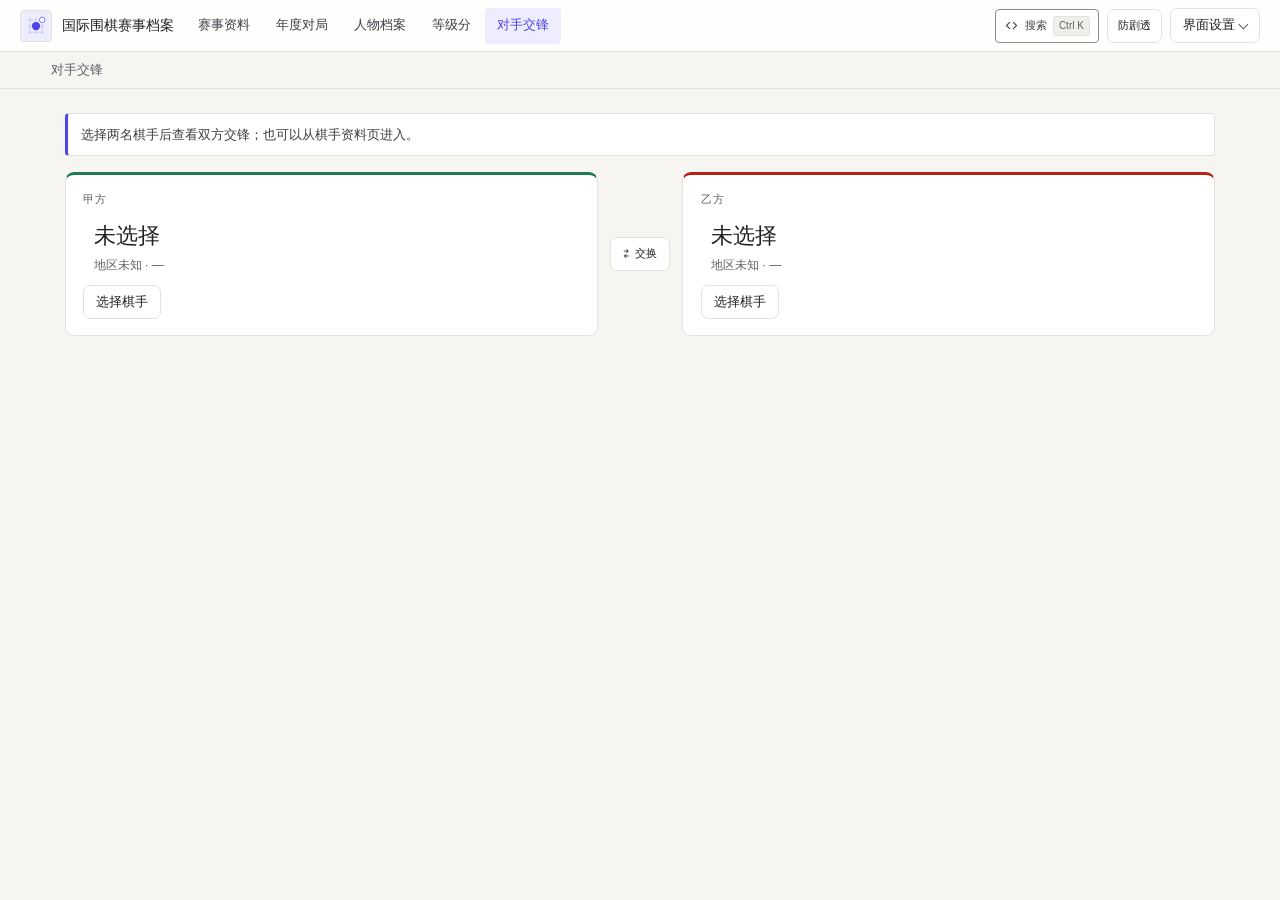
<file: web/head-to-head.html>
<!DOCTYPE html>
<html lang="zh-CN" class="standalone-document">
<head>
  <script>window.GO_STATS_DATA_MODE = "public";</script>
  <meta charset="UTF-8">
  <meta name="viewport" content="width=device-width, initial-scale=1.0">
  <title>对手交锋 · 国际围棋赛事档案</title>
  <link rel="icon" href="assets/favicon.svg" type="image/svg+xml">
  <link rel="stylesheet" href="viewer-tokens.css">
  <link rel="stylesheet" href="viewer.css">
  <link rel="stylesheet" href="viewer-h2h.css">
  <link rel="stylesheet" href="viewer-sgf.css">
  <link rel="stylesheet" href="viewer-dialogs.css">
  <link rel="stylesheet" href="viewer-style-traditional.css">
</head>
<body class="h2h-page" data-standalone-page="h2h">
  <script src="viewer-theme-boot.js"></script>

  <nav class="subpage-bar h2h-nav" aria-label="对手交锋上下文导航">
    <span class="h2h-nav-title">对手交锋</span>
    <a class="h2h-nav-link" id="h2hBackPlayer" href="player.html" hidden>← 返回棋手资料</a>
  </nav>

  <main class="h2h-main" id="h2hMain">
    <p class="h2h-status" id="h2hStatus" role="status" aria-live="polite">加载中…</p>

    <section class="h2h-players" id="h2hPlayers" aria-label="双方棋手">
      <article class="h2h-player" data-side="a" id="h2hPlayerA"></article>
      <button type="button" class="btn h2h-swap" id="h2hSwap" title="交换双方" aria-label="交换双方">⇄<span>交换</span></button>
      <article class="h2h-player" data-side="b" id="h2hPlayerB"></article>
    </section>

    <div id="h2hBody" hidden>
      <section class="h2h-card h2h-summary" id="h2hSummary" aria-labelledby="h2hSummaryTitle"></section>

      <section class="h2h-card h2h-colors" id="h2hColors" aria-labelledby="h2hColorsTitle"></section>

      <section class="h2h-card h2h-filters" id="h2hFilters" aria-label="筛选条件">
        <div class="h2h-filter-head">
          <h2>筛选</h2>
          <button type="button" class="btn h2h-filter-toggle" id="h2hFilterToggle" aria-expanded="false" aria-controls="h2hFilterBody">展开筛选</button>
          <button type="button" class="btn" id="h2hReset">重置</button>
        </div>
        <div class="h2h-quick-presets" id="h2hQuickPresets" role="group" aria-label="快捷筛选预设">
          <button type="button" class="h2h-preset-chip" data-h2h-preset="all">全部</button>
          <button type="button" class="h2h-preset-chip" data-h2h-preset="world">世界大赛</button>
          <button type="button" class="h2h-preset-chip" data-h2h-preset="recent3y">近三年</button>
          <button type="button" class="h2h-preset-chip" data-h2h-preset="sgf">仅看有棋谱</button>
        </div>
        <div class="h2h-filter-body" id="h2hFilterBody">
          <p class="h2h-filter-note" id="h2hFilterNote"></p>
          <label>赛事类别<select id="h2hCategory"></select></label>
          <label>赛事<select id="h2hTournament"></select></label>
          <label>赛段<select id="h2hStage"></select></label>
          <label>赛事范围<select id="h2hCompetition"></select></label>
          <label>执色<select id="h2hColor"></select></label>
          <label class="h2h-check" title="仅含公认个人赛（世界大赛不含中环杯、世界最强／最高棋士战及世界团体赛；其他分类不含团体赛）"><input type="checkbox" id="h2hStrict">严格口径</label>
          <label>起始日期<input type="text" id="h2hFrom" placeholder="YYYY[-MM[-DD]]" autocomplete="off" spellcheck="false"></label>
          <label>截止日期<input type="text" id="h2hTo" placeholder="YYYY[-MM[-DD]]" autocomplete="off" spellcheck="false"></label>
          <label class="h2h-check"><input type="checkbox" id="h2hUnknown" checked>含未知日期</label>
          <label class="h2h-list-filter">结果<select id="h2hResult"></select></label>
          <label class="h2h-check h2h-list-filter"><input type="checkbox" id="h2hSgf">仅看有棋谱</label>
          <span class="h2h-list-hint" id="h2hListHint">结果与棋谱筛选仅作用于下方对局列表。</span>
        </div>
      </section>

      <div class="h2h-tabs" id="h2hTabs" role="tablist" aria-label="交锋内容页签">
        <button type="button" class="h2h-tab active" data-view="games" role="tab" aria-selected="true" id="h2hTabGames">逐局交锋</button>
        <button type="button" class="h2h-tab" data-view="series" role="tab" aria-selected="false" id="h2hTabSeries">系列赛交锋</button>
      </div>

      <section class="h2h-card h2h-list" id="h2hList" aria-labelledby="h2hListTitle">
        <h2 id="h2hListTitle" class="h2h-visually-hidden">交锋记录</h2>
        <div id="h2hListBody"></div>
        <div class="h2h-pager" id="h2hPager"></div>
      </section>

      <section class="h2h-card h2h-notes" id="h2hNotes" aria-labelledby="h2hNotesTitle"></section>
    </div>
  </main>

  <noscript><p class="h2h-status">本页需要启用 JavaScript 才能读取交锋资料。</p></noscript>

  <script src="viewer-data-client.js"></script>
  <script src="viewer-model.js"></script>
  <script src="viewer-flags.js"></script>
  <script src="viewer-theme.js"></script>
  <script src="viewer-shell.js"></script>
  <script src="viewer-sgf-engine.js"></script>
  <script src="viewer-sgf-trial.js"></script>
  <script src="viewer-sgf-find.js"></script>
  <script src="viewer-sgf-host.js"></script>
  <script src="viewer-sgf.js"></script>
  <script src="viewer-head-to-head.js"></script>
</body>
</html>
</file>
<file: web/viewer-tokens.css>
/*!
 * 国际围棋赛事档案 — 设计变量与基础层
 *
 * 页面按以下顺序引入公共样式和所需模块：
 *   viewer-tokens.css    1 设计变量与主题、2 基础元素与必要重置
 *   viewer.css           3 公共组件、4 应用布局、5 功能组件、
 *                        7 响应式与组件状态、8 导出与打印
 *   viewer-bracket-orient.css  对阵排布方向与抽签展板式（index.html 按需加载）
 *   viewer-player.css          棋手独立页与等级分档案（player.html 按需加载）
 *   viewer-h2h.css             对手交锋独立页（head-to-head.html 按需加载）
 *   viewer-sgf.css       6 棋谱（SGF）组件
 *   viewer-dialogs.css   命令面板、等级分工作台、弹窗与抽屉（覆盖层，最后加载）
 * 标准响应式断点：1150px（紧凑桌面）/ 900px（平板）/ 760px（窄屏转卡片）/ 600px（小屏手机）。
 * 编号沿用原单文件的行文顺序。页面只加载使用的模块。
 *
 * 维护约定：
 * - 颜色差异只写在 :root / body 主题变量中；棋盘、棋子、研究状态使用独立语义变量。
 * - 状态优先用类（.active、.open、.sgf-in-focus）表达，避免继续用 ID 提升优先级。
 * - 棋谱弹窗按“标题/页签/主体”自动分行；主体使用剩余空间，不再计算头部像素高度。
 * - 棋盘始终是正方形，并同时受可用宽、高约束；SVG 的 0—100 坐标映射保持不变。
 * - 导出不复用 CSS 文本，而是克隆节点后逐条复制 getComputedStyle 的计算值
 *   （见 viewer-export.js 的 copyStyled）。被导出的节点样式必须在当前页面上真实生效：
 *   不要把这些规则挪进仅编辑模式、媒体查询或未激活状态，也不要让发起导出的页面漏引
 *   其中任一样式表，否则导出会静默丢样式。
 */

/* 声明标准级联层级顺序，便于后续样式按层归位，减少对 !important 的依赖。 */
@layer tokens, base, components, layout, page, overrides;

/* ==========================================================================
   1. 设计变量与主题
   ========================================================================== */

:root {
  --career-champion-bg: #ffe16b;
  --career-runner-bg: #d8dee7;
  --career-third-bg: #e5bf94;
  --career-fourth-bg: #e8dcf4;
  --career-ongoing-bg: #d9efdb;
  --career-result-text: #24252a;
  font-family: "Segoe UI", "Microsoft YaHei", "PingFang SC", sans-serif;
  font-synthesis: none;

  --font-ui: "Segoe UI", "Microsoft YaHei", "PingFang SC", sans-serif;
  --font-mono: "Cascadia Mono", "Consolas", "SFMono-Regular", ui-monospace, monospace;

  --text-2xs: 0.625rem;   /* 10px：辅助标签 */
  --text-xs: 0.6875rem;   /* 11px：状态、元数据 */
  --text-sm: 0.75rem;     /* 12px：控件、次要正文 */
  --text-base: 0.8125rem; /* 13px：正文 */
  --text-md: 0.875rem;    /* 14px */
  --text-lg: 1rem;
  --text-xl: 1.125rem;
  --text-2xl: 1.375rem;

  --leading-tight: 1.25;
  --leading-normal: 1.55;
  --leading-prose: 1.75;

  --space-1: 0.25rem;
  --space-1-5: 0.375rem;
  --space-2: 0.5rem;
  --space-2-5: 0.625rem;
  --space-3: 0.75rem;
  --space-3-5: 0.875rem;
  --space-4: 1rem;
  --space-5: 1.25rem;
  --space-6: 1.5rem;
  --space-7: 2rem;
  --space-8: 2.5rem;

  --radius-xs: 3px;
  --radius-sm: 4px;
  --radius-md: 7px;
  --radius-lg: 9px;
  --radius-pill: 999px;

  --control-sm: 1.75rem;
  --control-md: 2.125rem;
  --control-lg: 2.5rem;
  --control-touch: 2.75rem;

  --sidebar-width: 17.25rem;
  --dialog-max-block: calc(100vh - 1rem);
  --sgf-dialog-block: min(62rem, var(--dialog-max-block));
  --sgf-info-width: 20rem;
  --sgf-info-min: 19rem;
  --sgf-board-cap: 68vh;
  --viewport-block: 100vh;
}

@supports (height: 100dvh) {
  :root {
    --dialog-max-block: calc(100dvh - 1rem);
    --sgf-board-cap: 68dvh;
    --viewport-block: 100dvh;
  }
}

body {
  /* 现有主题变量名保留：其它脚本与导出仍会读取这些值。 */
  --bg-primary: #f6f5f2;
  --bg-secondary: #ffffff;
  --bg-tertiary: #efeee9;
  --border-color: #e3e2de;
  --border-light: #c9c7c0;
  --control-border: #8f8b83;
  --text-main: #202124;
  --text-muted: #5d6066;
  --text-secondary: #3c3f45;
  --accent: #4f46e5;
  --accent-soft: #eeedfd;
  --accent-gold: var(--accent);
  --accent-gold-light: var(--accent);
  --accent-silver: var(--text-secondary);
  --accent-bronze: #8c5c25;
  --accent-win: #1f7a4d;
  --accent-loss: #b42318;
  --accent-blue: #4f46e5;
  --canvas-bg: #ffffff;
  --wood-card: var(--bg-secondary);
  --wood-board: var(--canvas-bg);
  --shadow: 0 8px 24px rgba(32, 33, 36, 0.1);
  --radius: var(--radius-md);
  --award: #8a6a1f;
  --award-soft: #fbf5e6;
  --award-border: #d8be7d;
  --on-award: #ffffff;
  --on-accent: #ffffff;
  --danger-fill: #b3372c;
  --danger-text: #ffffff;
  --danger-border: #9f2d24;
  --focus-btn-bg: #c59b27;
  --focus-btn-text: #1a1a1a;
  --focus-btn-border: #b0881c;

  /* 语义别名：新组件优先使用这些名字。 */
  --surface-page: var(--bg-primary);
  --surface-card: var(--bg-secondary);
  --surface-sunken: var(--bg-tertiary);
  --surface-input: var(--bg-secondary);
  --card-bg: var(--bg-secondary);
  --surface-overlay: rgba(24, 24, 27, 0.38);
  --text-body: var(--text-secondary);
  --text-subtle: var(--text-muted);
  --border-default: var(--border-color);
  --border-strong: var(--border-light);
  --selected-bg: var(--accent-soft);
  --selected-border: var(--accent);
  --focus-ring: var(--accent);

  --state-warning-bg: #fdf3e2;
  --state-warning-border: #c08a3a;
  --state-warning-text: #67420a;
  --state-info-bg: #e9effb;
  --state-info-text: #24467e;
  --state-neutral-bg: #efeee9;
  --state-neutral-text: #4f5259;
  --state-danger-bg: #fdeceb;
  --state-danger-text: #9b1c14;

  --research-fill: #b45309;
  --research-border: #d5ac68;
  --research-bg: #fdf5e6;
  --research-text: #6b4400;
  --research-badge-bg: #f59e0b;
  --research-badge-text: #241806;
  --research-soft: rgba(245, 158, 11, 0.12);

  --candidate-main: #c2740c;
  --candidate-main-border: #fcd34d;
  --candidate-branch: #0b6ea8;
  --candidate-branch-border: #bae6fd;
  --candidate-chosen-border: #ffffff;

  --board-surface: #dcb878;
  --board-line: #2d2418;
  --stone-black-fill: #141414;
  --stone-black-stroke: #000000;
  --stone-white-fill: #f8f8f4;
  --stone-white-stroke: #747474;
  --stone-icon-border: #8a8e9a;
  --card-top-bg: #f4f3ef;
  --connector: #a8a59c;
  --connector-strong: #4a4d55;
  --gsl-winner-bg: #ebe7db;
  --gsl-winner-bar: #4a4d55;
  --gsl-winner-bg-modern: rgba(31, 122, 77, 0.09);

  color-scheme: light;
}

body[data-theme="dark"] {
  --career-champion-bg: #715715;
  --career-runner-bg: #454e60;
  --career-third-bg: #67452c;
  --career-fourth-bg: #4a3b60;
  --career-ongoing-bg: #284d37;
  --career-result-text: #fff7e8;
  --bg-primary: #131418;
  --bg-secondary: #1b1d23;
  --bg-tertiary: #23262e;
  --border-color: #2e323b;
  --border-light: #454b58;
  --control-border: #6b7383;
  --text-main: #eff0f5;
  --text-muted: #9aa0af;
  --text-secondary: #c3c7d3;
  --accent: #a5a0ff;
  --accent-soft: #262440;
  --accent-win: #6fd3b0;
  --accent-loss: #ff9e9e;
  --canvas-bg: #17181d;
  --wood-card: #21242c;
  --shadow: 0 16px 50px rgba(0, 0, 0, 0.35);
  --radius: var(--radius-lg);
  --award: #dbbd7c;
  --award-soft: rgba(219, 189, 124, 0.14);
  --award-border: rgba(219, 189, 124, 0.42);
  --on-award: #1a140c;
  --on-accent: #14151a;
  --danger-fill: #ef9d9d;
  --danger-text: #2a1414;
  --danger-border: #ffb4b4;
  --focus-btn-bg: #d4a373;
  --focus-btn-text: #1a140c;
  --focus-btn-border: #b88654;

  --surface-overlay: rgba(0, 0, 0, 0.62);
  --state-warning-bg: #332c1f;
  --state-warning-border: #8a6a33;
  --state-warning-text: #f2d6a2;
  --state-info-bg: #24303f;
  --state-info-text: #bad4f2;
  --state-neutral-bg: #282b33;
  --state-neutral-text: #c3c7d3;
  --state-danger-bg: rgba(255, 158, 158, 0.12);
  --state-danger-text: #ffb4b4;

  --research-fill: #fbbf24;
  --research-border: #8a6a33;
  --research-bg: rgba(245, 158, 11, 0.13);
  --research-text: #fcd34d;
  --research-badge-bg: #f59e0b;
  --research-badge-text: #241806;
  --research-soft: rgba(245, 158, 11, 0.2);

  --candidate-branch: #43a9dd;
  --candidate-branch-border: #7dd3fc;

  --board-surface: #3b3327;
  --board-line: #e9dec8;
  --stone-black-fill: #0d0d0d;
  --stone-black-stroke: #000000;
  --stone-white-fill: #f3f1e8;
  --stone-white-stroke: #8c8678;
  --stone-icon-border: #686f80;
  --card-top-bg: #272a33;
  --connector: #5b6272;
  --connector-strong: #c9cedc;
  --gsl-winner-bg: #272c37;
  --gsl-winner-bar: #b4bccf;
  --gsl-winner-bg-modern: rgba(111, 211, 176, 0.13);

  color-scheme: dark;
}

/* 对阵呈现不再承载配色：现代版只改变对阵布局与圆角尺度。 */
body[data-view-mode="modern"] {
  --radius: var(--radius-lg);
}

/* ==========================================================================
   2. 基础元素与必要重置
   ========================================================================== */

*,
*::before,
*::after {
  box-sizing: border-box;
}

html,
body {
  width: 100%;
  height: 100%;
  margin: 0;
  overflow: hidden;
  -webkit-text-size-adjust: 100%;
  text-size-adjust: 100%;
}

body {
  display: flex;
  flex-direction: column;
  color: var(--text-main);
  background: var(--bg-primary);
  font-family: var(--font-ui);
  font-size: var(--text-base);
  line-height: var(--leading-normal);
}

button,
input,
select,
textarea {
  font: inherit;
}

button {
  cursor: pointer;
}

button:disabled,
input:disabled,
select:disabled,
textarea:disabled {
  opacity: 0.45;
  cursor: not-allowed;
}

button:focus-visible,
[role="button"]:focus-visible,
a:focus-visible,
input:focus-visible,
select:focus-visible,
textarea:focus-visible,
summary:focus-visible {
  outline: 2px solid var(--focus-ring);
  outline-offset: 2px;
}

button,
input,
select,
textarea {
  -webkit-tap-highlight-color: transparent;
}

/* 原生 hidden 必须胜过组件的 display:flex，避免关闭的面板重新出现。 */
[hidden] {
  display: none !important;
}

/* 关闭状态的 dialog 不占用布局；与 .match-dialog[open] 等显式打开规则配合。 */
dialog:not([open]) {
  display: none !important;
}

::selection {
  background: var(--accent-soft);
  color: var(--text-main);
}

::-webkit-scrollbar {
  width: 0.5rem;
  height: 0.5rem;
}

::-webkit-scrollbar-track {
  background: var(--bg-primary);
}

::-webkit-scrollbar-thumb {
  border: 2px solid var(--bg-primary);
  border-radius: var(--radius-pill);
  background: var(--border-color);
}


/* 2026-10-23: workspace, player deck and board material system. */
:root {
  --ease-out-expo: cubic-bezier(.16, 1, .3, 1);
  --ease-out-back: cubic-bezier(.22, 1.28, .36, 1);
  --ease-in-out-soft: cubic-bezier(.4, 0, .2, 1);
  --dur-fast: 140ms;
  --dur-normal: 220ms;
  --dur-slow: 320ms;
  --surface-glass: rgba(255, 255, 255, .86);
  --shadow-elevated: 0 10px 30px -5px rgba(24, 24, 27, .12), 0 4px 12px -2px rgba(24, 24, 27, .06);
  --shadow-control: 0 1px 2px rgba(16, 24, 40, .08);
}
body[data-theme="dark"] { --surface-glass: rgba(35, 38, 46, .88); }
</file>
<file: web/viewer.css>
/* 主应用布局、对阵图、表格与独立资料页样式（配套 viewer-tokens.css / viewer-sgf.css / viewer-dialogs.css）。 */

/* ==========================================================================
   3. 公共组件：按钮、弹窗、表单、标签
   ========================================================================== */

.btn,
.view-toggle-btn,
.tool-btn {
  display: inline-flex;
  align-items: center;
  justify-content: center;
  gap: var(--space-1);
  min-height: var(--control-md);
  padding: 0.5rem 0.75rem;
  border: 1px solid var(--border-color);
  border-radius: var(--radius);
  background: var(--bg-secondary);
  color: var(--text-main);
  line-height: var(--leading-tight);
  text-align: center;
  text-decoration: none;
  white-space: nowrap;
}

.btn svg {
  width: 0.875rem;
  height: 0.875rem;
  flex: 0 0 auto;
}

.btn:hover:not(:disabled),
.tool-btn:hover:not(:disabled) {
  border-color: var(--border-light);
  background: var(--bg-tertiary);
}

.btn:active:not(:disabled),
.tool-btn:active:not(:disabled),
.view-toggle-btn:active:not(:disabled) {
  transform: translateY(1px);
}

.btn-gold {
  border-color: var(--accent);
  background: var(--accent-soft);
  color: var(--accent);
  font-weight: 600;
}

.btn-gold:hover:not(:disabled) {
  border-color: var(--accent);
  background: var(--accent-soft);
  filter: brightness(1.03);
}

.btn-danger {
  border-color: var(--danger-border);
  background: var(--danger-fill);
  color: var(--danger-text);
}

.btn-danger:hover:not(:disabled) {
  border-color: var(--danger-border);
  background: var(--danger-fill);
  color: var(--danger-text);
  filter: brightness(1.06);
}

.btn-primary {
  border-color: var(--accent);
  background: var(--accent);
  color: var(--on-accent);
  font-weight: 600;
}

.btn-primary:hover:not(:disabled) {
  border-color: var(--accent);
  background: var(--accent);
  filter: brightness(1.08);
}

.btn-small {
  min-height: var(--control-sm);
  padding: 0.25rem 0.4375rem;
  font-size: var(--text-xs);
}

.edit-only {
  display: none;
}

.edit-mode .edit-only {
  display: inline-flex;
}

.close-btn {
  flex: 0 0 auto;
  min-width: var(--control-md);
  min-height: var(--control-md);
  padding: 0 var(--space-1);
  border: 0;
  border-radius: var(--radius);
  background: transparent;
  color: var(--text-muted);
  font-size: 1.5rem;
  line-height: 1;
}

.close-btn:hover {
  background: var(--bg-tertiary);
  color: var(--text-main);
}

.tool-btn {
  min-width: 1.875rem;
  min-height: var(--control-sm);
  padding: 0.3125rem 0.5rem;
  font-size: var(--text-sm);
}

.tool-btn--reset {
  min-width: 2.875rem;
  font-variant-numeric: tabular-nums;
}

.view-toggle-group {
  display: flex;
  gap: var(--space-1);
  padding: 3px;
  border: 1px solid var(--border-color);
  border-radius: var(--radius);
  background: var(--bg-primary);
}

.view-toggle-btn {
  min-height: var(--control-sm);
  padding: 0.375rem 0.75rem;
  border-color: transparent;
  background: transparent;
  color: var(--text-muted);
  font-size: var(--text-sm);
}

.view-toggle-btn.active {
  border-color: var(--border-color);
  background: var(--bg-secondary);
  color: var(--accent);
  font-weight: 600;
}

.chip,
.chip-action {
  display: inline-flex;
  align-items: center;
  gap: var(--space-1);
  max-width: 100%;
  padding: 0.25rem 0.4375rem;
  border: 1px solid var(--border-color);
  border-radius: var(--radius-xs);
  background: transparent;
  color: var(--text-secondary);
  font-size: var(--text-xs);
  line-height: var(--leading-normal);
  overflow-wrap: anywhere;
}

.chip-action {
  color: var(--accent);
  background: var(--bg-primary);
  font: inherit;
  font-size: var(--text-xs);
  cursor: pointer;
}

.chip-action:hover {
  background: var(--accent-soft);
}

.chip-note {
  flex-basis: 100%;
  border: 0;
  padding-left: 0;
}

dialog {
  margin: auto;
  padding: 0;
  border: 1px solid var(--border-color);
  border-radius: var(--radius);
  background: var(--bg-secondary);
  color: var(--text-main);
  box-shadow: var(--shadow);
}

dialog::backdrop {
  background: var(--surface-overlay);
}

.modal-header {
  display: flex;
  flex: 0 0 auto;
  align-items: center;
  justify-content: space-between;
  gap: var(--space-3);
  padding: var(--space-4) var(--space-5);
  border-bottom: 1px solid var(--border-color);
}

.modal-header h3,
.drawer-title {
  margin: 0;
  font-size: var(--text-lg);
  font-weight: 650;
  line-height: var(--leading-tight);
}

.modal-intro {
  margin: 0 0 var(--space-4);
  color: var(--text-muted);
  font-size: var(--text-base);
  line-height: var(--leading-prose);
}

.modal-body,
.drawer-body {
  min-height: 0;
  padding: var(--space-5);
  overflow-y: auto;
}

.dialog-actions {
  display: flex;
  flex-wrap: wrap;
  gap: var(--space-2-5);
}

.drawer {
  position: fixed;
  top: 0;
  right: 0;
  bottom: 0;
  display: flex;
  flex-direction: column;
  width: min(25rem, 100vw);
  border-left: 1px solid var(--border-color);
  background: var(--bg-secondary);
  box-shadow: var(--shadow);
  transform: translateX(100%);
  visibility: hidden;
  z-index: 90;
}

.drawer.open {
  transform: translateX(0);
  visibility: visible;
}

.drawer-header {
  display: flex;
  flex: 0 0 auto;
  align-items: center;
  justify-content: space-between;
  gap: var(--space-3);
  padding: var(--space-4) var(--space-5);
  border-bottom: 1px solid var(--border-color);
}

.drawer-body {
  flex: 1 1 auto;
  overflow-y: auto;
}

.modal-overlay {
  position: fixed;
  inset: 0;
  display: none;
  align-items: center;
  justify-content: center;
  padding: var(--space-5);
  background: var(--surface-overlay);
  z-index: 100;
}

.modal-overlay.open {
  display: flex;
}

.modal-box {
  display: flex;
  flex-direction: column;
  width: min(60rem, 100%);
  max-height: 85vh;
  border: 1px solid var(--border-color);
  border-radius: var(--radius);
  background: var(--bg-secondary);
  box-shadow: var(--shadow);
}

.search-dropdown {
  position: absolute;
  top: calc(100% + var(--space-2));
  right: 0;
  left: 0;
  display: none;
  max-height: 26.875rem;
  overflow-y: auto;
  border: 1px solid var(--border-color);
  border-radius: var(--radius);
  background: var(--bg-secondary);
  box-shadow: var(--shadow);
  z-index: 60;
}

.search-item {
  display: flex;
  align-items: center;
  justify-content: space-between;
  gap: var(--space-2-5);
  padding: var(--space-3);
  border-bottom: 1px solid var(--border-color);
  cursor: pointer;
}

.search-item:hover,
.search-item.active,
.search-item:focus {
  background: var(--bg-tertiary);
}

.search-summary {
  padding: var(--space-1-5) var(--space-3);
  border-bottom: 1px solid var(--border-color);
  background: var(--bg-primary);
  color: var(--text-muted);
  font-size: var(--text-2xs);
}

.search-group {
  padding: var(--space-1-5) var(--space-3);
  border-bottom: 1px solid var(--border-color);
  background: var(--bg-primary);
  color: var(--accent-gold);
  font-size: var(--text-2xs);
  font-weight: 700;
}

.search-name {
  color: var(--text-main);
  font-weight: 650;
}

.search-side {
  margin-left: var(--space-1-5);
  color: var(--text-muted);
  font-size: var(--text-xs);
}

.search-tag {
  color: var(--accent-gold);
  font-size: var(--text-xs);
  font-weight: 600;
}

.search-all {
  color: var(--accent);
  font-weight: 650;
}

.search-empty {
  padding: var(--space-3);
  color: var(--text-muted);
  font-size: var(--text-sm);
  text-align: center;
}

/* 表单控件统一使用输入区背景；具体字段网格由功能组件决定。 */
input[type="search"],
input[type="text"],
input[type="number"],
input[type="date"],
select,
textarea {
  max-width: 100%;
  border: 1px solid var(--border-color);
  border-radius: var(--radius);
  background: var(--surface-input);
  color: var(--text-main);
}

input::placeholder,
textarea::placeholder {
  color: var(--text-muted);
}

input:focus,
select:focus,
textarea:focus {
  border-color: var(--accent);
}

/* ==========================================================================
   4. 应用布局：外壳、赛事目录、工作区
   ========================================================================== */

.app-header {
  position: relative;
  z-index: 50;
  display: flex;
  flex: 0 0 auto;
  flex-wrap: wrap;
  align-items: center;
  gap: var(--space-1-5) var(--space-3);
  min-height: 3.25rem;
  padding: 0.375rem var(--space-5);
  border-bottom: 1px solid var(--border-default);
  background: var(--bg-secondary);
}

.header-brand {
  display: flex;
  flex: 0 0 auto;
  align-items: center;
  gap: var(--space-2-5);
  min-width: 0;
}

.logo-badge {
  display: grid;
  flex: 0 0 auto;
  width: 2rem;
  height: 2rem;
  place-items: center;
  border: 1px solid var(--border-default);
  border-radius: var(--radius-sm);
  background: var(--accent-soft);
  color: var(--accent);
}

.logo-badge svg {
  width: 1.375rem;
  height: 1.375rem;
}

.title-group {
  min-width: 0;
}

.title-group h1 {
  margin: 0;
  font-size: var(--text-md);
  font-weight: 650;
  letter-spacing: 0;
  line-height: var(--leading-tight);
  white-space: nowrap;
}

.title-group p {
  margin: 0.0625rem 0 0;
  color: var(--text-muted);
  font-size: var(--text-2xs);
  line-height: var(--leading-normal);
  white-space: nowrap;
}

.global-nav {
  display: flex;
  flex: 0 0 auto;
  flex-wrap: wrap;
  align-items: center;
  gap: 0.125rem;
  height: auto;
  min-height: 2.25rem;
}

.nav-link {
  height: 2.25rem;
  padding: 0 var(--space-3);
  border: 0;
  border-radius: var(--radius-sm);
  background: transparent;
  color: var(--text-secondary);
  font-size: var(--text-base);
  white-space: nowrap;
}

.nav-link:hover {
  background: var(--surface-sunken);
  color: var(--text-main);
}

.nav-link.is-active {
  background: var(--accent-soft);
  color: var(--accent);
  font-weight: 600;
}

.header-center {
  position: relative;
  flex: 1 1 12rem;
  min-width: 8rem;
  max-width: 22rem;
  margin-inline-start: auto;
}

.search-input {
  width: 100%;
  height: var(--control-md);
  padding: 0 var(--space-3) 0 2rem;
  border: 1px solid var(--control-border);
  border-radius: var(--radius-sm);
  background: var(--surface-input);
  color: var(--text-main);
  font-size: var(--text-sm);
  outline: none;
}

.search-input:focus {
  border-color: var(--accent);
  box-shadow: 0 0 0 3px var(--accent-soft);
}

.search-input::placeholder {
  color: var(--text-muted);
}

.search-icon {
  position: absolute;
  top: 0.6875rem;
  left: 0.625rem;
  width: 0.9375rem;
  height: 0.9375rem;
  color: var(--text-muted);
  pointer-events: none;
}

.header-actions {
  display: flex;
  flex: 0 0 auto;
  flex-wrap: wrap;
  align-items: center;
  gap: var(--space-2);
}

.edit-switch {
  display: inline-flex;
  align-items: center;
  gap: var(--space-1-5);
  height: var(--control-md);
  padding: 0 var(--space-3);
  border: 1px solid var(--control-border);
  border-radius: var(--radius-sm);
  background: var(--bg-secondary);
  color: var(--text-secondary);
  font-size: var(--text-sm);
  white-space: nowrap;
}

.edit-switch:hover {
  border-color: var(--accent);
  color: var(--accent);
}

.edit-switch__dot {
  width: 0.5rem;
  height: 0.5rem;
  border-radius: 50%;
  background: var(--text-muted);
}

body.edit-mode .edit-switch {
  border-color: var(--accent);
  background: var(--accent-soft);
  color: var(--accent);
}

body.edit-mode .edit-switch__dot {
  background: var(--accent-win);
}

.nav-toggle {
  display: none;
  width: var(--control-md);
  height: var(--control-md);
  align-items: center;
  justify-content: center;
  border: 1px solid var(--control-border);
  border-radius: var(--radius-sm);
  background: var(--bg-secondary);
  color: var(--text-secondary);
}

.nav-toggle svg {
  width: 1.125rem;
  height: 1.125rem;
}

.app-container {
  display: flex;
  flex: 1 1 auto;
  min-height: 0;
}

.app-sidebar {
  position: relative;
  display: flex;
  flex: 0 0 var(--sidebar-width);
  flex-direction: column;
  width: var(--sidebar-width);
  min-height: 0;
  border-right: 1px solid var(--border-color);
  background: var(--bg-primary);
  transition: flex-basis 0.16s ease, width 0.16s ease;
}

body.sidebar-resizing {
  cursor: col-resize;
  user-select: none;
}

body.sidebar-resizing .app-sidebar {
  transition: none;
}

@media (min-width: 761px) {
  body.sidebar-collapsed {
    --sidebar-offset: 0px;
  }

  body.sidebar-collapsed .app-sidebar {
    flex-basis: 0;
    width: 0;
    min-width: 0;
    border-right-width: 0;
    overflow: hidden;
    visibility: hidden;
    pointer-events: none;
    transition: flex-basis 0.16s ease, width 0.16s ease, visibility 0s linear 0.16s;
  }

  body.sidebar-collapsed .sidebar-resizer {
    display: none;
  }

  body.sidebar-collapsed .sidebar-expand-btn {
    display: inline-flex;
  }
}

.sidebar-heading {
  display: flex;
  flex: 0 0 auto;
  align-items: center;
  gap: var(--space-1-5);
  padding: 0.75rem 0.75rem 0.55rem 0.875rem;
  font-weight: 600;
}

.sidebar-heading-title {
  white-space: nowrap;
}

.sidebar-heading-count {
  margin-inline-start: auto;
  color: var(--text-muted);
  font-size: var(--text-xs);
  font-weight: 400;
  font-variant-numeric: tabular-nums;
  white-space: nowrap;
}

.sidebar-collapse-btn {
  display: inline-flex;
  flex: 0 0 auto;
  align-items: center;
  justify-content: center;
  width: 1.75rem;
  height: 1.75rem;
  padding: 0;
  border: 1px solid transparent;
  border-radius: var(--radius-sm);
  background: transparent;
  color: var(--text-muted);
  cursor: pointer;
  transition: background-color 0.12s ease, border-color 0.12s ease, color 0.12s ease;
}

.sidebar-collapse-btn:hover {
  border-color: var(--border-color);
  background: var(--bg-tertiary);
  color: var(--text-main);
}

.sidebar-collapse-btn:focus-visible {
  outline: 2px solid var(--accent);
  outline-offset: -2px;
}

.sidebar-collapse-btn svg {
  width: 1rem;
  height: 1rem;
  flex: 0 0 auto;
}

.catalog-bar {
  display: flex;
  flex: 0 0 auto;
  align-items: center;
  gap: var(--space-1-5);
  margin: 0 var(--space-3) var(--space-2);
}

.catalog-search-input {
  flex: 1 1 auto;
  min-width: 0;
  height: var(--control-md);
  padding: 0 var(--space-2);
  border: 1px solid var(--control-border);
  border-radius: var(--radius);
  background: var(--surface-input);
  color: var(--text-main);
  font-size: var(--text-sm);
}

.catalog-filter-btn {
  display: inline-flex;
  flex: 0 0 auto;
  align-items: center;
  gap: 0.3rem;
  height: var(--control-md);
  padding: 0 var(--space-2);
  border: 1px solid var(--control-border);
  border-radius: var(--radius);
  background: var(--bg-secondary);
  color: var(--text-main);
  font-size: var(--text-sm);
  white-space: nowrap;
  cursor: pointer;
}

.catalog-filter-btn:hover {
  background: var(--bg-tertiary);
}

.catalog-filter-btn[aria-expanded="true"],
.catalog-filter-btn.has-filters {
  border-color: var(--accent);
  background: var(--accent-soft);
  color: var(--accent);
}

.catalog-filter-badge {
  display: inline-flex;
  align-items: center;
  justify-content: center;
  min-width: 1.15rem;
  height: 1.15rem;
  padding: 0 0.3rem;
  border-radius: 999px;
  background: var(--accent);
  color: var(--bg-secondary);
  font-size: 0.7rem;
  font-weight: 600;
  font-variant-numeric: tabular-nums;
}

.catalog-filter-panel {
  flex: 0 0 auto;
  max-height: min(26rem, 54vh);
  margin: 0 var(--space-3) var(--space-2);
  padding: var(--space-2-5);
  overflow-y: auto;
  overscroll-behavior: contain;
  border: 1px solid var(--border-color);
  border-radius: var(--radius);
  background: var(--bg-secondary);
  box-shadow: var(--shadow);
}

.catalog-filter-panel select {
  width: 100%;
  padding: 0.45rem 0.55rem;
  color: var(--text-main);
  background: var(--surface-input);
  border: 1px solid var(--control-border);
  border-radius: var(--radius);
  font-size: var(--text-sm);
}

.catalog-field-label {
  display: block;
  margin: var(--space-2-5) 0 var(--space-1);
  color: var(--text-muted);
  font-size: var(--text-xs);
}

.catalog-field-label:first-child {
  margin-top: 0;
}

.category-shortcuts {
  display: grid;
  grid-template-columns: repeat(2, minmax(0, 1fr));
  gap: var(--space-1);
}

.category-shortcuts > :first-child {
  grid-column: 1 / -1;
}

.catalog-status-group {
  display: grid;
  grid-template-columns: repeat(3, minmax(0, 1fr));
  gap: var(--space-1);
}

.category-shortcut {
  display: flex;
  align-items: center;
  justify-content: space-between;
  gap: 0.25rem;
  min-width: 0;
  min-height: 1.85rem;
  padding: 0.25rem 0.45rem;
  border: 1px solid var(--border-color);
  border-radius: var(--radius-sm);
  background: var(--bg-primary);
  color: var(--text-main);
  text-align: left;
  font-size: var(--text-xs);
  cursor: pointer;
}

.category-shortcut:hover {
  background: var(--bg-tertiary);
}

.category-shortcut[aria-pressed="true"] {
  border-color: var(--accent);
  background: var(--accent-soft);
  color: var(--accent);
}

.category-shortcut-count {
  flex: 0 0 auto;
  color: var(--text-muted);
  font-variant-numeric: tabular-nums;
}

.catalog-year-range {
  display: flex;
  align-items: center;
  gap: var(--space-1-5);
}

.catalog-year-range input {
  flex: 1 1 0;
  min-width: 0;
  padding: 0.35rem 0.45rem;
  border: 1px solid var(--control-border);
  border-radius: var(--radius);
  background: var(--surface-input);
  color: var(--text-main);
  font-size: var(--text-sm);
  font-variant-numeric: tabular-nums;
}

.catalog-year-range span {
  flex: 0 0 auto;
  color: var(--text-muted);
  font-size: var(--text-xs);
}

.catalog-filter-footer {
  display: flex;
  align-items: center;
  justify-content: space-between;
  gap: var(--space-2);
  margin-top: var(--space-2-5);
  padding-top: var(--space-2);
  border-top: 1px solid var(--border-color);
}

.catalog-filter-actions {
  display: flex;
  gap: var(--space-1);
}

.catalog-summary {
  color: var(--text-muted);
  font-size: var(--text-xs);
  font-variant-numeric: tabular-nums;
}

.catalog-active-filters {
  display: flex;
  flex: 0 0 auto;
  flex-wrap: wrap;
  gap: var(--space-1);
  margin: 0 var(--space-3) var(--space-2);
}

.catalog-filter-chip,
.catalog-reset {
  display: inline-flex;
  align-items: center;
  gap: 0.25rem;
  min-width: 0;
  padding: 0.15rem 0.45rem;
  border: 1px solid var(--border-color);
  border-radius: var(--radius-sm);
  background: var(--bg-secondary);
  color: var(--text-secondary);
  font-size: var(--text-xs);
  overflow-wrap: anywhere;
  cursor: pointer;
}

.catalog-reset {
  border-color: transparent;
  background: transparent;
  color: var(--accent);
}

.catalog-subheader {
  display: flex;
  flex: 0 0 auto;
  align-items: center;
  gap: var(--space-1);
  margin: 0 var(--space-3) var(--space-1-5);
  padding-bottom: var(--space-1-5);
  border-bottom: 1px solid var(--border-color);
}

.catalog-back-btn {
  flex: 0 0 auto;
  padding: 0.2rem 0.45rem;
  border: 1px solid var(--border-color);
  border-radius: var(--radius-sm);
  background: var(--bg-secondary);
  color: var(--text-secondary);
  font-size: var(--text-xs);
  white-space: nowrap;
  cursor: pointer;
}

.catalog-back-btn:hover {
  background: var(--bg-tertiary);
  color: var(--text-main);
}

.catalog-sub-title {
  flex: 1 1 auto;
  min-width: 0;
  overflow: hidden;
  text-overflow: ellipsis;
  white-space: nowrap;
  font-size: var(--text-sm);
  font-weight: 600;
  color: var(--text-main);
}

.catalog-sort-select {
  flex: 0 0 auto;
  max-width: 6.2rem;
  padding: 0.2rem 0.3rem;
  border: 1px solid var(--border-color);
  border-radius: var(--radius-sm);
  background: var(--bg-secondary);
  color: var(--text-secondary);
  font-size: var(--text-xs);
}

.aside-sort-btn {
  margin-left: auto;
  flex: 0 0 auto;
  padding: 0.2rem 0.45rem;
  border: 1px solid var(--border-color);
  border-radius: var(--radius-sm);
  background: var(--bg-secondary);
  color: var(--text-muted);
  font-size: var(--text-xs);
  white-space: nowrap;
  cursor: pointer;
}

.aside-sort-btn:hover {
  background: var(--bg-tertiary);
  color: var(--text-main);
}

.aside-sort-btn[aria-pressed="true"] {
  border-color: var(--accent);
  background: var(--accent-soft);
  color: var(--accent);
}

.catalog-section-head {
  display: flex;
  align-items: center;
  justify-content: space-between;
  gap: var(--space-2);
  padding: var(--space-2) var(--space-1-5) var(--space-1);
  color: var(--text-muted);
  font-size: var(--text-xs);
  font-weight: 600;
  letter-spacing: 0.04em;
}

.catalog-section-action {
  padding: 0.1rem 0.35rem;
  border: 0;
  border-radius: var(--radius-xs);
  background: transparent;
  color: var(--accent);
  font-size: var(--text-xs);
  cursor: pointer;
}

.catalog-section-action:hover {
  background: var(--accent-soft);
}

.catalog-tournament-row {
  display: flex;
  align-items: center;
  gap: 0.2rem;
  width: 100%;
  min-width: 0;
  margin: 2px 0;
  border-radius: var(--radius-sm);
}

.catalog-tournament-btn {
  display: flex;
  flex: 1 1 auto;
  align-items: center;
  justify-content: space-between;
  gap: var(--space-1-5);
  min-width: 0;
  padding: 0.45rem 0.55rem;
  border: 1px solid transparent;
  border-radius: var(--radius-sm);
  background: transparent;
  color: var(--text-main);
  text-align: left;
  cursor: pointer;
}

.catalog-tournament-btn:hover,
.catalog-recent-row:hover {
  background: var(--bg-tertiary);
}

.catalog-tournament-row.is-active .catalog-tournament-btn,
.catalog-tournament-btn.is-kbd-active {
  border-color: var(--accent);
  background: var(--accent-soft);
  color: var(--accent);
}

.catalog-tournament-main {
  display: flex;
  flex: 1 1 auto;
  flex-direction: column;
  min-width: 0;
}

.catalog-tournament-name {
  display: inline-flex;
  flex-wrap: wrap;
  align-items: center;
  gap: 0.3rem;
  font-size: var(--text-sm);
  font-weight: 500;
  overflow-wrap: anywhere;
}

.catalog-tournament-sub {
  margin-top: 0.1rem;
  color: var(--text-muted);
  font-size: var(--text-xs);
  overflow-wrap: anywhere;
}

.catalog-tournament-meta {
  flex: 0 0 auto;
  color: var(--text-muted);
  font-size: var(--text-xs);
  font-variant-numeric: tabular-nums;
  white-space: nowrap;
}

.catalog-status-tag {
  padding: 0 0.3rem;
  border: 1px solid var(--border-color);
  border-radius: var(--radius-xs);
  color: var(--text-muted);
  font-size: 0.6875rem;
  font-weight: 400;
}

.catalog-pin-btn {
  display: inline-flex;
  flex: 0 0 auto;
  align-items: center;
  justify-content: center;
  width: 1.65rem;
  height: 1.65rem;
  padding: 0;
  border: 0;
  border-radius: var(--radius-sm);
  background: transparent;
  color: var(--text-muted);
  font-size: 0.9rem;
  cursor: pointer;
}

.catalog-pin-btn:hover {
  background: var(--bg-tertiary);
  color: var(--accent);
}

.catalog-pin-btn[aria-pressed="true"] {
  color: var(--accent-gold, var(--accent));
}

.catalog-recent-list {
  display: flex;
  flex-direction: column;
  gap: 2px;
}

.catalog-recent-row {
  display: flex;
  flex-direction: column;
  width: 100%;
  min-width: 0;
  padding: 0.4rem 0.55rem;
  border: 1px solid transparent;
  border-radius: var(--radius-sm);
  background: transparent;
  color: var(--text-main);
  text-align: left;
  cursor: pointer;
}

.catalog-recent-row.active {
  border-color: var(--accent);
  background: var(--accent-soft);
}

.catalog-recent-title {
  font-size: var(--text-sm);
  overflow-wrap: anywhere;
}

.catalog-recent-meta {
  color: var(--text-muted);
  font-size: var(--text-xs);
  overflow-wrap: anywhere;
}

.catalog-all-entry,
.catalog-load-more {
  display: flex;
  align-items: center;
  justify-content: space-between;
  width: 100%;
  margin-top: var(--space-3);
  padding: 0.55rem 0.7rem;
  border: 1px solid var(--border-color);
  border-radius: var(--radius);
  background: var(--bg-secondary);
  color: var(--text-main);
  font-size: var(--text-sm);
  font-weight: 600;
  cursor: pointer;
}

.catalog-load-more {
  justify-content: center;
  font-weight: 500;
  color: var(--text-secondary);
}

.catalog-all-entry:hover,
.catalog-load-more:hover {
  border-color: var(--accent);
  background: var(--bg-tertiary);
}

.catalog-all-count {
  color: var(--text-muted);
  font-size: var(--text-xs);
  font-weight: 400;
}

.catalog-config-toolbar {
  display: flex;
  flex-direction: column;
  gap: var(--space-1-5);
  margin-bottom: var(--space-2);
  padding: var(--space-2);
  border: 1px solid var(--border-color);
  border-radius: var(--radius);
  background: var(--bg-secondary);
}

.catalog-config-add {
  position: relative;
}

.catalog-config-input {
  width: 100%;
  min-width: 0;
  padding: 0.38rem 0.5rem;
  border: 1px solid var(--control-border);
  border-radius: var(--radius-sm);
  background: var(--surface-input);
  color: var(--text-main);
  font-size: var(--text-sm);
}

.catalog-config-results {
  margin-top: var(--space-1);
  max-height: 12rem;
  overflow-y: auto;
  border: 1px solid var(--border-color);
  border-radius: var(--radius-sm);
  background: var(--bg-primary);
}

.catalog-config-add-item {
  display: flex;
  align-items: center;
  justify-content: space-between;
  gap: var(--space-1);
  width: 100%;
  padding: 0.35rem 0.5rem;
  border: 0;
  background: transparent;
  color: var(--text-main);
  font-size: var(--text-xs);
  text-align: left;
  cursor: pointer;
}

.catalog-config-add-item:hover:not(:disabled) {
  background: var(--bg-tertiary);
}

.catalog-config-add-item:disabled {
  color: var(--text-muted);
  cursor: default;
}

.catalog-config-row {
  display: flex;
  align-items: center;
  justify-content: space-between;
  gap: var(--space-1);
  padding: 0.3rem 0.45rem;
  margin: 2px 0;
  border: 1px solid var(--border-color);
  border-radius: var(--radius-sm);
  background: var(--bg-secondary);
}

.catalog-config-name {
  min-width: 0;
  flex: 1 1 auto;
  overflow: hidden;
  text-overflow: ellipsis;
  white-space: nowrap;
  font-size: var(--text-sm);
}

.catalog-config-actions {
  display: inline-flex;
  flex: 0 0 auto;
  gap: 0.15rem;
}

.catalog-mini-btn {
  width: 1.45rem;
  height: 1.45rem;
  padding: 0;
  border: 1px solid var(--border-color);
  border-radius: var(--radius-xs);
  background: var(--bg-primary);
  color: var(--text-secondary);
  font-size: var(--text-xs);
  cursor: pointer;
}

.catalog-mini-btn:hover:not(:disabled) {
  background: var(--bg-tertiary);
  color: var(--text-main);
}

.catalog-mini-btn:disabled {
  opacity: 0.4;
  cursor: default;
}

.catalog-mini-remove:hover:not(:disabled) {
  border-color: var(--accent);
  color: var(--accent);
}

.edition-item.is-kbd-active {
  border-color: var(--accent);
  background: var(--accent-soft);
}

.catalog-empty {
  padding: var(--space-4) var(--space-2);
  color: var(--text-muted);
  font-size: var(--text-sm);
}

.catalog-empty p {
  margin: 0 0 var(--space-2);
}

.aside-list {
  flex: 1 1 auto;
  min-height: 0;
  padding: 0 var(--space-2-5) var(--space-5);
  overflow-y: auto;
  overscroll-behavior: contain;
}

.edition-year {
  position: sticky;
  top: 0;
  z-index: 2;
  padding: 0.45rem var(--space-2-5) 0.3rem;
  border-bottom: 1px solid var(--border-color);
  background: var(--bg-secondary);
  color: var(--text-secondary);
  font-size: var(--text-xs);
  font-weight: 700;
  letter-spacing: 0.08em;
}

.edition-item {
  display: flex;
  align-items: center;
  justify-content: space-between;
  gap: var(--space-2);
  width: 100%;
  min-width: 0;
  box-sizing: border-box;
  margin: 2px 0;
  padding: 0.5rem var(--space-2-5);
  border: 1px solid transparent;
  border-radius: var(--radius);
  background: transparent;
  color: inherit;
  font: inherit;
  text-align: left;
  cursor: pointer;
}

.edition-item > span:first-child {
  flex: 1 1 auto;
  min-width: 0;
}

.edition-item-title,
.edition-item-sub { display: block; }
.edition-item:focus-visible { outline: 2px solid var(--accent); outline-offset: -2px; }
.catalog-close,
.sidebar-expand-btn,
.mobile-catalog-toggle,
.workspace-more-toggle,
.mobile-edition-info,
.catalog-backdrop { display: none; }

.sidebar-expand-btn {
  flex: 0 0 auto;
  align-items: center;
  gap: 0.35rem;
  min-height: var(--control-sm);
  height: var(--control-sm);
  padding: 0 var(--space-2);
  font-size: var(--text-xs);
  white-space: nowrap;
}

.sidebar-expand-btn svg {
  width: 0.95rem;
  height: 0.95rem;
  flex: 0 0 auto;
}
.workspace-more { display: contents; }

.bracket-rounds {
  display: flex;
  flex: 0 0 auto;
  gap: var(--space-2);
  overflow-x: auto;
  padding: var(--space-1) var(--space-3);
  border-bottom: 1px solid var(--border-color);
  background: var(--bg-secondary);
}
.bracket-rounds .round-chip { flex: 0 0 auto; }
body[data-content-view="table"] .bracket-rounds { display: none; }
#tableSearchError { color: var(--text-secondary); }

.edition-item:hover {
  background: var(--bg-tertiary);
}

.edition-item.active {
  border-color: var(--border-color);
  background: var(--accent-soft);
}

.edition-item.active .edition-item-title {
  color: var(--accent);
}

.edition-item-title {
  margin-bottom: 0.2rem;
  color: var(--text-main);
  font-size: var(--text-base);
  font-weight: 650;
  line-height: 1.3;
  overflow-wrap: anywhere;
}

.edition-item-sub {
  display: flex;
  align-items: center;
  gap: var(--space-1-5);
  min-width: 0;
  color: var(--text-muted);
  font-size: var(--text-xs);
  overflow-wrap: anywhere;
}

.edition-item-sub .country-flag {
  flex: 0 0 auto;
}

.edition-item-badge {
  flex: 0 0 auto;
  padding: 2px 0.375rem;
  border: 1px solid var(--border-color);
  border-radius: var(--radius-xs);
  background: var(--bg-primary);
  color: var(--text-secondary);
  font-size: var(--text-2xs);
  font-variant-numeric: tabular-nums;
  white-space: nowrap;
}

.edition-item-badge:empty {
  display: none;
}

.sidebar-footer {
  flex: 0 0 auto;
  padding: 0.875rem 1.125rem;
  border-top: 1px solid var(--border-color);
  color: var(--text-muted);
  font-size: var(--text-xs);
}

.app-main {
  position: relative;
  display: flex;
  flex: 1 1 auto;
  flex-direction: column;
  min-width: 0;
  min-height: 0;
  background: var(--bg-secondary);
}

.workspace-toolbar,
.board-toolbar {
  display: flex;
  flex: 0 0 auto;
  flex-wrap: wrap;
  align-items: center;
  justify-content: space-between;
  gap: var(--space-1-5) var(--space-3);
  padding: 0.375rem var(--space-5);
  border-bottom: 1px solid var(--border-default);
  background: var(--bg-secondary);
}

.workspace-toolbar {
  position: relative;
  z-index: 20;
  padding: 0.3rem var(--space-4);
  gap: var(--space-2);
}

.breadcrumbs {
  display: flex;
  flex: 0 1 auto;
  align-items: center;
  gap: var(--space-1);
  min-width: 0;
  margin-inline-end: auto;
  overflow: hidden;
  color: var(--text-muted);
  font-size: var(--text-sm);
}

.crumb {
  padding: 0.125rem 0.25rem;
  border: 0;
  border-radius: var(--radius-xs);
  background: transparent;
  color: var(--text-muted);
  font-size: var(--text-sm);
  white-space: nowrap;
}

.crumb:hover {
  background: var(--accent-soft);
  color: var(--accent);
}

.crumb-object {
  color: var(--text-secondary);
}

.crumb-object[data-object-table] {
  cursor: pointer;
}

.crumb-current {
  overflow: hidden;
  text-overflow: ellipsis;
  color: var(--text-main);
  font-weight: 600;
}

.crumb-sep {
  color: var(--border-light);
}

.section-label {
  color: var(--text-muted);
  font-size: var(--text-sm);
}

.workspace-actions {
  display: flex;
  flex: 0 0 auto;
  flex-wrap: wrap;
  align-items: center;
  gap: var(--space-1-5);
}

.workspace-actions .view-toggle-btn {
  padding: 0.25rem 0.5625rem;
}

.toolbar-divider {
  flex: 0 0 auto;
  width: 1px;
  height: 1.25rem;
  margin-inline: 0.125rem;
  background: var(--border-color);
}

.btn-export-primary {
  border-color: var(--accent);
  background: var(--accent-soft);
  color: var(--accent);
  font-weight: 600;
}

.btn-export-primary:hover:not(:disabled) {
  border-color: var(--accent);
  background: var(--accent);
  color: var(--on-accent);
}

.view-tool-btn {
  height: var(--control-sm);
  padding: 0 var(--space-2-5);
  font-size: var(--text-sm);
}

.view-tool-btn.is-active {
  border-color: var(--accent);
  background: var(--accent-soft);
  color: var(--accent);
  font-weight: 600;
}

.edition-navigation {
  display: flex;
  gap: var(--space-1);
}

.edition-navigation .btn {
  height: var(--control-sm);
  padding: 0 var(--space-2-5);
  font-size: var(--text-sm);
}

.banner {
  display: flex;
  flex: 0 0 auto;
  flex-wrap: wrap;
  justify-content: space-between;
  gap: var(--space-1-5) var(--space-4);
  max-height: none;
  padding: 0.5rem var(--space-5) 0.625rem;
  overflow: visible;
  background: var(--bg-primary);
}

.banner-main {
  flex: 1 1 30rem;
  min-width: 0;
}

.banner-head {
  display: flex;
  align-items: flex-start;
  justify-content: space-between;
  gap: var(--space-3);
}

.banner-head-text {
  min-width: 0;
}

.banner-actions {
  display: flex;
  flex: 0 0 auto;
  align-items: center;
  gap: var(--space-1-5);
}

.content-kicker {
  margin: 0 0 var(--space-1);
  color: var(--text-secondary);
  font-size: var(--text-sm);
  font-weight: 600;
  letter-spacing: 0.06em;
}

.banner h2 {
  margin: 0 0 0.25rem;
  font-size: var(--text-xl);
  font-weight: 650;
  letter-spacing: -0.01em;
  line-height: 1.3;
}

.edition-seq {
  margin-left: var(--space-3);
  color: var(--text-muted);
  font-size: var(--text-xs);
  font-weight: 400;
  white-space: nowrap;
}

.banner-chips {
  display: flex;
  flex-wrap: wrap;
  gap: var(--space-1-5);
}

.banner-podium {
  display: flex;
  align-items: center;
  gap: var(--space-4);
  padding: 0;
}

.podium-box {
  display: flex;
  gap: var(--space-2-5);
  min-width: 7.5rem;
}

.podium-icon {
  padding-top: 3px;
  color: var(--award);
  font-size: var(--text-xs);
}

.podium-label {
  margin-bottom: 0.125rem;
  color: var(--text-muted);
  font-size: var(--text-2xs);
}

.banner.banner--compact {
  padding-block: 0.375rem;
  gap: var(--space-1) var(--space-4);
}

.banner.banner--compact .content-kicker,
.banner.banner--compact .banner-chips,
.banner.banner--compact .podium-label {
  display: none;
}

.banner.banner--compact h2 {
  margin: 0;
  font-size: var(--text-lg);
  line-height: 1.25;
}

.banner.banner--compact .podium-name {
  font-size: var(--text-base);
}

.podium-name {
  display: flex;
  align-items: center;
  gap: var(--space-2);
  font-size: var(--text-xl);
  font-weight: 650;
  white-space: nowrap;
}

.podium-name.is-clickable {
  cursor: pointer;
}

.podium-locate-btn {
  align-self: center;
  margin-left: var(--space-1);
  color: var(--text-secondary);
  white-space: nowrap;
}

.podium-locate-btn:hover {
  border-color: var(--award);
  color: var(--award);
}

.is-finals-focus {
  box-shadow: 0 0 0 3px var(--award-border), var(--shadow) !important;
  animation: finals-pulse 1.5s var(--ease-out-expo) 1;
}

@keyframes finals-pulse {
  0% { box-shadow: 0 0 0 0 var(--award), var(--shadow); }
  50% { box-shadow: 0 0 0 6px var(--award-border), var(--shadow); }
  100% { box-shadow: 0 0 0 3px var(--award-border), var(--shadow); }
}

.board-heading {
  display: flex;
  align-items: center;
  gap: var(--space-2-5);
  font-weight: 600;
}

.board-heading span {
  color: var(--text-muted);
  font-size: var(--text-xs);
  font-weight: 400;
}

.board-controls {
  display: flex;
  flex-wrap: wrap;
  align-items: center;
  gap: var(--space-2) var(--space-4);
}

.board-legend {
  display: flex;
  align-items: center;
  gap: var(--space-2-5);
  color: var(--text-muted);
  font-size: var(--text-xs);
}

.legend-line {
  width: 1.25rem;
  border-top: 1px solid var(--border-light);
}

.legend-line.loser {
  border-top-style: dashed;
}

.bracket-toolbar {
  display: flex;
  gap: var(--space-1);
}

.bracket-viewport {
  position: relative;
  flex: 1 1 auto;
  min-height: 0;
  overflow: auto;
  overscroll-behavior: contain;
  background: var(--canvas-bg);
  cursor: grab;
}

.bracket-viewport:active {
  cursor: grabbing;
}

.bracket-canvas {
  position: relative;
  display: flex;
  width: max-content;
  min-width: max-content;
  height: max-content;
  min-height: max-content;
  gap: 3.5rem;
  padding: var(--space-7) var(--space-7) 4.5rem;
  background: var(--canvas-bg);
  color: var(--text-main);
  transform-origin: 0 0;
}

.bracket-canvas .svg-connectors {
  position: absolute;
  top: 0;
  left: 0;
  overflow: visible;
  pointer-events: none;
  z-index: 0;
}

.connector-path {
  fill: none;
  stroke: var(--connector);
  stroke-width: 1.25px;
}

body[data-champion-path="on"]:not([data-spoiler="hidden"]) .connector-path.connector-champion:not(.highlight) {
  stroke: var(--connector-strong);
  stroke-width: 2px;
}

.connector-loser {
  stroke-dasharray: 5 5;
  opacity: 0.5;
}

.connector-path.connector-loser.highlight {
  opacity: 1;
}

#canvas[data-loser-lines="hover"] .connector-path.connector-loser:not(.highlight):not(.connector-champion) {
  opacity: 0;
  pointer-events: none;
}

.connector-path.highlight {
  stroke: var(--accent);
  stroke-width: 2.5px;
}

.connector-scheduled {
  opacity: 0.7;
}

.round-col {
  position: relative;
  flex-shrink: 0;
  width: 11.875rem;
  min-width: 11.875rem;
  max-width: 11.875rem;
  z-index: 1;
}

.round-header {
  position: sticky;
  top: 0;
  display: flex;
  flex-direction: column;
  justify-content: center;
  gap: 0.25rem;
  min-height: 2.875rem;
  height: auto;
  margin: 0 0 1rem;
  padding-bottom: 0.25rem;
  border-bottom: 1px solid var(--border-color);
  background: var(--canvas-bg);
  z-index: 2;
}

.round-title {
  min-width: 0;
  overflow: hidden;
  color: var(--text-main);
  font-size: var(--text-base);
  font-weight: 650;
  text-overflow: ellipsis;
  white-space: nowrap;
}

.round-date {
  overflow: hidden;
  color: var(--text-muted);
  font-size: var(--text-2xs);
  text-overflow: ellipsis;
  white-space: nowrap;
}

.round-step {
  display: inline-block;
  margin-right: var(--space-1-5);
  color: var(--text-muted);
  font-size: var(--text-2xs);
  font-variant-numeric: tabular-nums;
  font-weight: 400;
  opacity: 0.72;
}

.modern-stage {
  position: relative;
  width: 100%;
}

.match-card {
  position: absolute;
  width: 100%;
  height: auto;
  overflow: hidden;
  border: 1px solid var(--border-color);
  border-radius: var(--radius-md);
  background: var(--wood-card);
  cursor: pointer;
}

.match-card:hover {
  border-color: var(--border-light);
}

.match-card.highlight {
  border-color: var(--accent);
  background: var(--accent-soft);
}

.match-card.dimmed {
  opacity: 0.36;
}

.match-top-bar {
  position: relative;
  display: flex;
  align-items: center;
  justify-content: space-between;
  gap: var(--space-1-5);
  height: 1.25rem;
  padding: 0 var(--space-2) 0 var(--space-2-5);
  background: var(--card-top-bg);
  color: var(--text-muted);
  font-size: var(--text-2xs);
}

.match-code {
  flex-shrink: 0;
  color: var(--text-secondary);
  font-weight: 500;
  white-space: nowrap;
}

.match-status-pill {
  flex-shrink: 0;
  padding: 0 0.3rem;
  border-radius: var(--radius-xs);
  background: var(--state-neutral-bg);
  color: var(--state-neutral-text);
  font-size: 0.625rem;
  line-height: 1.35;
  white-space: nowrap;
}

.match-date {
  flex: 1 1 auto;
  min-width: 0;
  overflow: hidden;
  text-align: right;
  text-overflow: ellipsis;
  white-space: nowrap;
}

.match-top-bar .match-details-btn {
  position: absolute;
  right: var(--space-1-5);
  top: 50%;
  transform: translateY(-50%);
  padding: 0 0.35rem;
  border: 1px solid var(--border-light);
  border-radius: var(--radius-xs);
  background: var(--wood-card);
  color: var(--accent);
  font-size: 0.625rem;
  line-height: 1.4;
  white-space: nowrap;
  cursor: pointer;
  opacity: 0;
  transition: opacity var(--dur-fast) ease, background var(--dur-fast) ease;
}

.match-card:hover .match-top-bar .match-details-btn,
.match-card:focus-within .match-top-bar .match-details-btn,
.match-top-bar .match-details-btn:focus-visible,
body.edit-mode .match-top-bar .match-details-btn {
  opacity: 1;
}

.match-top-bar .match-details-btn:hover {
  background: var(--accent-soft);
}

@media (hover: none), (max-width: 760px) {
  .match-top-bar .match-details-btn {
    position: static;
    transform: none;
    flex-shrink: 0;
    opacity: 1;
  }
}

.player-row {
  display: flex;
  align-items: center;
  justify-content: space-between;
  gap: var(--space-1-5);
  height: 1.875rem;
  padding: 0 var(--space-2) 0 var(--space-2-5);
  cursor: pointer;
}

.player-row + .player-row {
  border-top: 1px solid var(--border-color);
}

.player-row:hover {
  background: var(--bg-tertiary);
}

.player-info {
  display: flex;
  flex: 1 1 auto;
  align-items: center;
  gap: 0.4375rem;
  min-width: 0;
}

.player-name {
  min-width: 0;
  overflow: hidden;
  color: var(--text-secondary);
  font-size: var(--text-md);
  white-space: nowrap;
}

.player-row.winner {
  box-shadow: inset 3px 0 0 var(--accent-win);
}

.player-row.winner .player-name {
  color: var(--text-main);
  font-weight: 600;
}

.player-row.loser .player-name {
  color: var(--text-muted);
}

.player-row.loser .country-flag {
  opacity: 0.78;
}

.player-outcome {
  flex-shrink: 0;
  min-width: 1.125rem;
  color: var(--accent-win);
  font-size: var(--text-2xs);
  font-variant-numeric: tabular-nums;
  text-align: right;
  white-space: nowrap;
}

.player-row.winner .player-outcome {
  color: var(--accent-win);
  font-weight: 600;
}

.player-row.loser .player-outcome {
  color: var(--text-muted);
  font-weight: 400;
}

.player-stone {
  display: inline-flex;
  flex: 0 0 auto;
  align-items: center;
  justify-content: center;
  width: 1.125rem;
  min-width: 1.125rem;
  height: 1.875rem;
}

.stone-icon {
  display: inline-block;
  flex-shrink: 0;
  width: 0.625rem;
  height: 0.625rem;
  border: 1px solid var(--stone-icon-border);
  border-radius: 50%;
}

.stone-black {
  background: var(--stone-black-fill);
}

.stone-white {
  background: var(--stone-white-fill);
  border-color: var(--stone-white-stroke);
}

.match-bottom-bar {
  display: flex;
  align-items: center;
  justify-content: space-between;
  gap: var(--space-1-5);
  height: 1.6875rem;
  padding: 0 var(--space-2-5);
  border-top: 1px solid var(--border-color);
}

.match-edit-bar.edit-only {
  display: none;
  justify-content: flex-end;
}

.edit-mode .match-edit-bar.edit-only {
  display: flex;
}

.finals-container,
.third-place-container {
  position: absolute;
  display: flex;
  flex-direction: column;
  gap: var(--space-2);
  width: 100%;
  padding: var(--space-2-5);
  border: 1px solid var(--border-color);
  border-radius: var(--radius-md);
  background: var(--bg-secondary);
}

.finals-container {
  border-color: var(--border-light);
  border-top: 2px solid var(--award);
}

.finals-container.highlight {
  border-color: var(--accent);
}

.finals-container.dimmed {
  opacity: 0.36;
}

.finals-container .match-card,
.third-place-container .match-card {
  position: relative;
  flex-shrink: 0;
}

.finals-head {
  display: flex;
  align-items: baseline;
  justify-content: space-between;
  gap: var(--space-2);
}

.finals-badge-title,
.third-place-badge-title {
  flex-shrink: 0;
  color: var(--award);
  font-size: var(--text-xs);
  font-weight: 600;
  white-space: nowrap;
}

.finals-score {
  min-width: 0;
  color: var(--text-main);
  font-size: var(--text-xl);
  font-variant-numeric: tabular-nums;
  line-height: 1.1;
  text-align: right;
}

.finals-score.is-long {
  font-size: var(--text-xs);
  font-weight: 650;
  line-height: 1.25;
}

.finals-champion:not(.finals-award-badge) {
  display: flex;
  align-items: center;
  gap: 0.4375rem;
  margin-top: 0.25rem;
  padding: 0.375rem 0.5rem;
  border: 1px solid var(--award-border);
  border-radius: var(--radius-sm);
  background: var(--award-soft);
  cursor: pointer;
}

.finals-champion:not(.finals-award-badge):hover {
  border-color: var(--award);
  background: var(--accent-soft);
}

.finals-champion-name {
  flex: 1 1 auto;
  min-width: 0;
  overflow: hidden;
  color: var(--text-main);
  font-size: var(--text-base);
  font-weight: 700;
  text-overflow: ellipsis;
  white-space: nowrap;
}

.finals-champion-label {
  flex-shrink: 0;
  margin-left: auto;
  padding: 1px 0.375rem;
  border-radius: var(--radius-xs);
  background: var(--award);
  color: var(--on-award);
  font-size: 0.625rem;
  font-weight: 700;
  line-height: 1.4;
}

.finals-award-badge {
  display: inline-flex;
  align-items: center;
  justify-content: center;
  flex-shrink: 0;
  margin-left: auto;
  min-width: 2.15rem;
  padding: 1px 0.35rem;
  border-radius: var(--radius-xs);
  font-size: 0.625rem;
  font-weight: 700;
  line-height: 1.4;
  white-space: nowrap;
}

.finals-award-badge.finals-champion {
  border: 1px solid transparent;
  background: var(--award);
  color: var(--on-award);
}

.finals-award-badge.finals-runner-label {
  border: 1px solid var(--border-light);
  background: var(--bg-tertiary);
  color: var(--text-secondary);
}

.player-row.is-finals-champion {
  background: var(--award-soft);
  box-shadow: inset 3px 0 0 var(--award);
}

.finals-award-badge + .player-outcome {
  margin-left: 0;
}

body[data-finals-badges="off"] .finals-award-badge,
body[data-finals-badges="off"] .wiki-finals-champion {
  display: none !important;
}

body[data-finals-badges="off"] .player-row.is-finals-champion {
  background: transparent;
  box-shadow: none;
}

.display-settings-menu {
  position: relative;
  display: inline-flex;
  align-items: center;
}

.display-settings-trigger {
  list-style: none;
}

.display-settings-trigger::-webkit-details-marker {
  display: none;
}

.display-settings-menu[open] > .display-settings-trigger {
  border-color: var(--accent);
  background: var(--accent-soft);
  color: var(--accent);
}

.display-settings-panel {
  position: absolute;
  top: calc(100% + 6px);
  right: 0;
  z-index: 40;
  display: flex;
  flex-direction: column;
  gap: 0.55rem;
  min-width: 12.75rem;
  padding: 0.65rem 0.75rem;
  border: 1px solid var(--border-light);
  border-radius: var(--radius-md);
  background: var(--bg-secondary);
  box-shadow: var(--shadow);
}

.display-setting-field {
  display: flex;
  align-items: center;
  justify-content: space-between;
  gap: 0.6rem;
  color: var(--text-main);
  font-size: var(--text-xs);
  white-space: nowrap;
}

.display-setting-field select {
  padding: 0.2rem 0.45rem;
  border: 1px solid var(--control-border);
  border-radius: var(--radius-xs);
  background: var(--bg-primary);
  color: var(--text-main);
  font-size: var(--text-xs);
}

.display-setting-check {
  display: flex;
  align-items: center;
  gap: 0.45rem;
  color: var(--text-main);
  font-size: var(--text-xs);
  cursor: pointer;
  white-space: nowrap;
}

.finals-matchup {
  overflow: hidden;
  border: 1px solid var(--border-color);
  border-radius: var(--radius-sm);
  background: var(--wood-card);
}

.series-details {
  align-self: flex-start;
  padding: 0;
  border: 0;
  background: transparent;
  color: var(--accent);
  font-size: var(--text-2xs);
  cursor: pointer;
}

.series-details:hover {
  text-decoration: underline;
}

/* 循环圈下方单独展示的决赛：逐局横向展开，与上方表格同宽。 */
.league-knockout .round-col.finals-wide {
  width: min(80rem, calc(100vw - var(--sidebar-offset, var(--sidebar-width)) - 5rem));
  min-width: 0;
  max-width: none;
}

.finals-container.finals-horizontal {
  overflow: visible;
}

.finals-container.finals-horizontal .finals-head {
  justify-content: flex-start;
  gap: var(--space-3);
}

.finals-container.finals-horizontal .finals-head .finals-score {
  margin-left: auto;
}

.finals-container.finals-horizontal .finals-head .series-details {
  align-self: center;
  white-space: nowrap;
}

body.export-capture .league-knockout .round-col.finals-wide {
  width: max-content;
  min-width: 48rem;
}

@media (max-width: 900px) {
  .league-knockout .round-col.finals-wide {
    width: calc(100vw - 3rem);
  }
}

.series-node {
  position: absolute;
  width: 100%;
}

.series-node > .match-card,
.series-node > .wiki-match-table {
  position: relative;
  top: auto !important;
}

.wiki-finals-node > .wiki-match-table {
  box-shadow: inset 0 2px 0 var(--award);
}

.wiki-finals-champion {
  margin-top: 0.5rem;
  padding: 0.375rem 0.5rem;
  border: 1px solid var(--award-border);
  border-radius: var(--radius-sm);
  background: var(--award-soft);
}

.series-footer-content,
.series-actions {
  display: flex;
  align-items: center;
  gap: 0.375rem;
}

.series-footer-content {
  justify-content: space-between;
  min-height: 1.25rem;
}

.series-outcomes {
  display: flex;
  flex-wrap: wrap;
  gap: 0.2rem;
  align-items: center;
  color: var(--text-main);
  font-size: 1.125rem;
  line-height: 1.2;
}

.series-unrecorded {
  color: var(--text-muted);
  font-size: var(--text-2xs);
}

.series-outcome {
  display: inline-flex;
  align-items: center;
  justify-content: center;
  width: 1.25rem;
  height: 1.25rem;
}

.series-mark {
  display: block;
  width: 100%;
  height: 100%;
  fill: none;
  stroke: currentColor;
  stroke-width: 2;
  stroke-linecap: round;
  stroke-linejoin: round;
}

.series-mark-win {
  stroke: var(--accent-win);
}

.series-mark-loss {
  stroke: var(--text-muted);
}

body[data-view-mode="wiki"] .series-mark-win {
  stroke: var(--text-main);
}

.series-mark-text {
  display: inline-flex;
  align-items: center;
  justify-content: center;
  min-width: 1.125rem;
  height: 1.125rem;
  padding: 0 2px;
  border-radius: var(--radius-xs);
  font-size: 0.6875rem;
  font-weight: 700;
  line-height: 1;
}

.series-mark-text.is-win {
  background: var(--gsl-winner-bg-modern);
  color: var(--accent-win);
}

body[data-view-mode="wiki"] .series-mark-text.is-win {
  background: var(--gsl-winner-bg);
  color: var(--text-main);
}

.series-mark-text.is-loss {
  color: var(--text-muted);
  font-weight: 400;
}

.series-outcome-date {
  display: none;
}

.series-actions {
  flex-shrink: 0;
  margin-left: auto;
}

.series-toggle,
.series-actions .series-details {
  padding: 0 2px;
  border: 0;
  background: transparent;
  color: var(--accent);
  font-size: var(--text-2xs);
  cursor: pointer;
  white-space: nowrap;
}

.series-toggle:hover,
.series-actions .series-details:hover {
  text-decoration: underline;
}

.series-node.is-series-expanded:not(.wiki-series-expanded) > .match-card {
  border-bottom-left-radius: 0;
  border-bottom-right-radius: 0;
}

.series-games {
  display: flex;
  flex-direction: column;
  gap: 0;
  margin-top: 0;
  padding: 0.125rem 0.25rem;
  border: 1px solid var(--border-color);
  border-top: 0;
  border-radius: 0 0 var(--radius-md) var(--radius-md);
  background: var(--bg-secondary);
}

.series-node.is-series-expanded:has(> .match-card.highlight) > .series-games {
  border-color: var(--accent);
}

.finals-container > .series-games:not(.series-games-horizontal) {
  margin-top: 0;
  padding: 0.125rem 0.25rem;
  border: 1px solid var(--border-color);
  border-radius: var(--radius-sm);
  background: var(--wood-card);
}

.finals-container > .series-games.series-games-horizontal {
  margin-top: 0;
  padding: 0;
  border: 0;
  border-radius: 0;
  background: transparent;
}

.series-game-row {
  display: flex;
  flex-direction: column;
  gap: 0.125rem;
  padding: 0.3125rem 0.375rem;
  border-radius: var(--radius-xs);
  cursor: pointer;
}

.series-game-row + .series-game-row {
  border-top: 1px solid var(--border-color);
}

.series-game-row:hover {
  background: var(--bg-tertiary);
}

.series-game-meta {
  display: flex;
  align-items: center;
  justify-content: space-between;
  gap: var(--space-2);
  color: var(--text-muted);
  font-size: 0.625rem;
  line-height: 1.2;
}

.series-game-num {
  flex-shrink: 0;
  color: var(--text-secondary);
  font-weight: 500;
  white-space: nowrap;
}

.series-game-date {
  flex-shrink: 0;
  font-variant-numeric: tabular-nums;
  white-space: nowrap;
}

.series-game-main {
  display: flex;
  align-items: center;
  justify-content: space-between;
  gap: var(--space-1-5);
  min-width: 0;
  font-size: 0.75rem;
  line-height: 1.3;
}

.series-game-winner {
  display: inline-flex;
  align-items: center;
  gap: 0.25rem;
  min-width: 0;
  color: var(--text-main);
  font-weight: 500;
}

.series-game-winner .country-flag {
  width: 1rem;
  height: 0.7rem;
}

.series-game-winner .stone-icon {
  width: 0.5625rem;
  height: 0.5625rem;
}

.series-game-winner-name {
  min-width: 0;
  overflow: hidden;
  text-overflow: ellipsis;
  white-space: nowrap;
}

.series-game-winner-empty {
  color: var(--text-muted);
}

.series-game-result {
  flex-shrink: 0;
  color: var(--accent-win);
  font-size: var(--text-2xs);
  font-variant-numeric: tabular-nums;
  text-align: right;
  white-space: nowrap;
}

.wiki-series-games {
  gap: 0;
  margin-top: 0;
  padding: 0.125rem 0.25rem;
  border: 1px solid var(--border-light);
  border-top: 0;
  border-radius: 0;
  background: var(--bg-secondary);
}

.wiki-series-games .series-game-row {
  padding: 0.25rem 0.25rem;
  border-radius: 0;
}

.wiki-series-games .series-game-main {
  font-size: var(--text-xs);
}

/* 循环圈下方展开的决赛：逐局横向排列，与上方表格同宽。 */
.series-games.series-games-horizontal {
  flex-direction: row;
  align-items: stretch;
  gap: var(--space-2);
  overflow-x: auto;
  overflow-y: hidden;
  padding: 0 0 2px;
  border-left: 0;
}

.series-games-horizontal > .series-game-row {
  flex: 1 1 0;
  min-width: 11.5rem;
  padding: 0.375rem 0.5rem;
  border: 1px solid var(--border-color);
  border-radius: var(--radius-sm);
  background: var(--wood-card);
}

.wiki-series-horizontal > .series-game-row {
  border-radius: 0;
}

.wiki-series-expanded-wide {
  width: 100%;
}

.wiki-game-heading {
  display: flex;
  justify-content: space-between;
  align-items: baseline;
  gap: var(--space-2);
  padding: 0 0 0.25rem;
  color: var(--text-muted);
  font-size: var(--text-2xs);
  line-height: 1.4;
}

.series-node .series-footer {
  height: auto;
  min-height: 1.6875rem;
}

.country-flag {
  display: inline-block;
  flex-shrink: 0;
  width: 1.25rem;
  height: 0.875rem;
  border: 1px solid rgba(90, 95, 105, 0.32);
  border-radius: 1px;
  background: #ffffff;
  object-fit: contain;
  vertical-align: middle;
}

.country-label {
  display: inline-flex;
  align-items: center;
  justify-content: center;
  flex-shrink: 0;
  padding: 0 0.2rem;
  border: 1px solid var(--border-light);
  border-radius: 2px;
  background: var(--bg-tertiary);
  color: var(--text-secondary);
  font-size: 9px;
  font-weight: 600;
  line-height: 1.3;
  vertical-align: middle;
}

.viewer-notice {
  flex: 0 0 auto;
  max-height: 4.125rem;
  padding: 0.625rem var(--space-6);
  overflow-y: auto;
  border-top: 1px solid var(--border-color);
  background: var(--bg-primary);
  color: var(--text-muted);
  font-size: var(--text-xs);
  line-height: var(--leading-normal);
}

.edit-mode-status {
  flex: 0 0 auto;
  padding: 0.4375rem var(--space-6);
  background: var(--accent-soft);
  color: var(--accent);
  font-size: var(--text-xs);
}

.edit-mode-status:empty {
  display: none;
}

.editor-sync {
  display: none;
  flex: 0 0 auto;
  flex-wrap: wrap;
  align-items: center;
  gap: var(--space-2);
  padding: 0.4375rem var(--space-6);
  border-bottom: 1px solid var(--border-color);
  background: var(--bg-secondary);
  font-size: var(--text-xs);
}

body.edit-mode .editor-sync {
  display: flex;
}

/* ==========================================================================
   5. 功能组件：对阵图、资料弹窗、编辑、表格、核查、录入
   ========================================================================== */

/* 5.1 维基版对阵表 */
body[data-view-mode="wiki"] .bracket-canvas {
  gap: 2.75rem;
  padding: 1.75rem 1.75rem 4.5rem;
}

body[data-view-mode="wiki"] .round-col {
  width: 12.5rem;
  min-width: 12.5rem;
  max-width: 13.75rem;
}

body[data-view-mode="wiki"] .wiki-col-r1-compact {
  width: 26.25rem;
  min-width: 26.25rem;
  max-width: 27.5rem;
}

body[data-view-mode="wiki"] .round-col.wiki-col-finals {
  width: 13.5rem;
  min-width: 13.5rem;
  max-width: 14.5rem;
}

.wiki-round-pill {
  min-width: 0;
  overflow: hidden;
  padding: 0.35rem 0.25rem 0.4rem;
  border: 0;
  border-bottom: 2px solid var(--control-border);
  background: transparent;
  color: var(--text-main);
  font-size: var(--text-sm);
  font-weight: 700;
  text-align: left;
  text-overflow: ellipsis;
  white-space: nowrap;
}

/* 业务编号徽标（RECORD_NUMBERING_SPEC.md P4）：与轮次主标题分行呈现，避免撑破列宽。 */
.numbering-badge {
  display: inline-block;
  margin-left: 0.375rem;
  padding: 0 0.3125rem;
  border-radius: var(--radius-xs);
  font-family: var(--font-mono);
  font-size: var(--text-xs);
  line-height: 1.45;
  color: var(--text-secondary);
  background: var(--bg-tertiary);
  white-space: nowrap;
}

.numbering-badge.numbering-pending {
  color: var(--state-warning-text);
  background: var(--state-warning-bg);
  font-family: inherit;
}

.numbering-badge.numbering-temp {
  color: var(--text-muted);
  background: var(--state-neutral-bg);
  border: 1px dashed var(--border-light);
}

.wiki-r1-row .numbering-badge,
tr[data-match-id] .numbering-badge {
  max-width: 7.5em;
  overflow: hidden;
  text-overflow: ellipsis;
  vertical-align: middle;
}

.numbering-badge.numbering-round {
  display: block;
  margin: 0.125rem 0 0;
  padding: 0;
  max-width: 100%;
  overflow: hidden;
  text-overflow: ellipsis;
  white-space: nowrap;
  font-family: var(--font-mono);
  font-size: var(--text-2xs);
  font-weight: 400;
  line-height: 1.3;
  color: var(--text-muted);
  background: transparent;
}

.wiki-date-label {
  min-height: 1.125rem;
  margin: 0.3rem 0 0.75rem;
  padding-left: 0.25rem;
  color: var(--text-muted);
  font-size: var(--text-xs);
  font-variant-numeric: tabular-nums;
  line-height: 1.4;
  white-space: nowrap;
}

.wiki-finals-score {
  margin: -0.5rem 0 0.75rem;
  color: var(--text-muted);
  font-size: var(--text-xs);
}

.wiki-finals-score strong {
  margin-left: var(--space-1);
  color: var(--text-main);
  font-size: var(--text-base);
}

.wiki-matches-stage {
  position: relative;
  width: 100%;
}

.wiki-match-table,
.wiki-r1-block-table {
  position: absolute;
  width: 100%;
  border-collapse: collapse;
  background: var(--bg-primary);
  color: var(--text-main);
  font-size: var(--text-sm);
  line-height: 1.35;
  table-layout: fixed;
}

.wiki-match-table td,
.wiki-r1-block-table td {
  height: 1.8125rem;
  padding: 0.25rem var(--space-1-5);
  border: 1px solid var(--border-light);
  vertical-align: middle;
}

.wiki-name-td {
  width: 68%;
  overflow: hidden;
  font-size: var(--text-base);
  white-space: nowrap;
}

.wiki-player-row:not(.winner) .wiki-name-td {
  color: var(--text-secondary);
}

.wiki-score-td {
  width: 32%;
  color: var(--text-secondary);
  font-size: var(--text-xs);
  font-variant-numeric: tabular-nums;
  text-align: center;
  cursor: pointer;
}

.wiki-score-td.winner-score {
  color: var(--text-main);
  font-weight: 700;
}

.wiki-r1-player {
  width: 36%;
  overflow: hidden;
  font-size: var(--text-base);
  cursor: pointer;
  white-space: nowrap;
}

.wiki-r1-player:not(.winner) {
  color: var(--text-secondary);
}

.wiki-r1-score {
  width: 14%;
  font-size: var(--text-2xs);
  font-variant-numeric: tabular-nums;
  text-align: center;
}

tr[data-match-id] .wiki-r1-score,
tr[data-match-id] .wiki-stone-cell {
  cursor: pointer;
}

.wiki-r1-block-table col {
  box-sizing: border-box;
}

.wiki-r1-block-table td.wiki-col-p1 {
  width: 9.0625rem;
  overflow: hidden;
  cursor: pointer;
  white-space: nowrap;
}

.wiki-r1-block-table td.player-stone {
  display: table-cell;
  width: 1.5625rem;
  min-width: 1.5625rem;
  max-width: 1.5625rem;
  padding: 2px;
  text-align: center;
}

.wiki-r1-block-table td.wiki-col-res {
  width: 5rem;
  overflow: hidden;
  padding: 0.25rem 2px;
  font-size: 0.65625rem;
  text-align: center;
  text-overflow: ellipsis;
  white-space: nowrap;
}

.wiki-r1-block-table td.wiki-col-p2 {
  width: 9.0625rem;
  overflow: hidden;
  cursor: pointer;
  white-space: nowrap;
}

.wiki-r1-block-table td.wiki-bye-cell {
  color: var(--text-muted);
  font-size: var(--text-xs);
  text-align: center;
  cursor: default;
}

.wiki-r1-block-table td.wiki-bye-cell:hover {
  background: transparent;
}

.wiki-r1-block-table td.wiki-bye-empty-score {
  border-right: 1px solid var(--border-light);
  background: transparent;
}

.wiki-r1-block-table td.wiki-bye-player {
  font-weight: 400;
}

.wiki-r1-block-table .winner {
  background: var(--bg-tertiary);
  font-weight: 650;
}

.wiki-player-row {
  cursor: pointer;
}

.wiki-player-row.winner,
.wiki-r1-player.winner,
.winner-score {
  font-weight: 650;
}

.wiki-pname {
  margin-left: var(--space-1);
}

.wiki-player-row:hover,
.wiki-r1-player:hover {
  background: var(--bg-tertiary);
}

.wiki-player-row.highlight-player,
.wiki-r1-player.highlight-player {
  background: var(--accent-soft);
}

.wiki-player-row.dimmed-player,
.wiki-r1-player.dimmed-player {
  opacity: 0.45;
}

.wiki-details-caption {
  padding: 0.25rem 0 0;
  text-align: right;
  caption-side: bottom;
}

body:not(.edit-mode) :is(.wiki-match-table, .wiki-r1-block-table) > .wiki-details-caption {
  position: absolute;
  top: 100%;
  right: 0;
  padding: 2px 0 0;
  opacity: 0;
  transition: opacity var(--dur-fast) ease;
  z-index: 4;
}

body:not(.edit-mode) :is(.wiki-match-table, .wiki-r1-block-table):hover > .wiki-details-caption,
body:not(.edit-mode) :is(.wiki-match-table, .wiki-r1-block-table):focus-within > .wiki-details-caption,
body:not(.edit-mode) .wiki-details-caption:focus-within {
  opacity: 1;
}

@media (hover: none), (max-width: 760px) {
  body:not(.edit-mode) :is(.wiki-match-table, .wiki-r1-block-table) > .wiki-details-caption {
    position: static;
    opacity: 1;
  }
}

.wiki-draw-group {
  float: left;
  color: var(--text-muted);
  font-size: 0.5625rem;
}

.match-details-btn {
  color: var(--text-muted);
}

.wiki-details-caption .match-details-btn {
  margin-left: var(--space-2);
  padding: 0 2px;
  border: 0;
  background: transparent;
  font-size: 0.5625rem;
}

.wiki-details-caption .match-details-btn:hover {
  color: var(--accent);
  text-decoration: underline;
}

.wiki-match-table .wiki-name-td {
  width: auto;
}

.wiki-match-table .wiki-score-td {
  width: 4.25rem;
  padding: 0.25rem 3px;
  overflow: hidden;
  text-overflow: ellipsis;
  white-space: nowrap;
}

.wiki-match-table .wiki-stone-cell,
.wiki-r1-block-table .wiki-stone-cell {
  display: table-cell;
  width: 1.5625rem;
  min-width: 1.5625rem;
  padding: 3px;
  text-align: center;
}

.quick-result {
  width: 6.875rem;
  min-width: 0;
  padding: 2px 0;
  border: 1px solid var(--border-color);
  background: var(--bg-primary);
  color: var(--text-main);
  font-size: var(--text-2xs);
}

.wiki-details-caption .quick-result {
  width: 8.125rem;
  margin-left: 5px;
}

.edit-mode .match-link-label {
  display: none;
}

.edit-mode .wiki-col-r1-compact .wiki-details-caption {
  display: flex;
  flex-wrap: wrap;
  align-items: center;
  justify-content: flex-end;
  gap: var(--space-1);
}

.wiki-third-place-box {
  position: absolute;
  width: 100%;
}

.wiki-third-title {
  margin-bottom: 0.4375rem;
  color: var(--text-muted);
  font-size: var(--text-xs);
  font-weight: 600;
}

.wiki-third-table {
  position: relative;
}

/* 5.2 团体赛成绩 */
body[data-view-mode] .round-col.team-results {
  width: min(70rem, calc(100vw - 24rem));
  min-width: 20rem;
  max-width: none;
  position: relative;
  z-index: 1;
}

.team-standing {
  padding: 1.125rem;
  border: 1px solid var(--border-color);
  background: var(--bg-secondary);
}

.team-standing h3,
.team-round h3 {
  margin: 0 0 var(--space-3);
  font-size: var(--text-lg);
}

.team-standing > div {
  display: flex;
  align-items: center;
  gap: var(--space-6);
}

.team-standing span {
  display: inline-flex;
  align-items: center;
  gap: var(--space-1-5);
  font-size: var(--text-md);
}

.team-round {
  margin-top: var(--space-6);
}

.team-round h3 > span {
  margin-left: var(--space-3);
  color: var(--text-muted);
  font-size: var(--text-sm);
  font-weight: 400;
}

.team-tie {
  margin-top: var(--space-3);
  border: 1px solid var(--border-color);
  background: var(--card-bg);
}

.team-tie h4 {
  display: flex;
  align-items: center;
  gap: var(--space-2);
  margin: 0;
  padding: var(--space-3) var(--space-4);
  border-bottom: 1px solid var(--border-color);
  font-size: var(--text-md);
}

.team-tie h4 strong {
  margin: 0 1.125rem;
  font-size: var(--text-xl);
}

.team-board-table {
  width: 100%;
  border-collapse: collapse;
  font-size: var(--text-base);
  table-layout: auto;
}

.team-board-table td,
.team-board-table th {
  padding: 0.625rem var(--space-2);
  border-bottom: 1px solid var(--border-color);
  text-align: center;
  white-space: nowrap;
}

.team-board-table th {
  color: var(--text-muted);
  font-size: var(--text-sm);
  font-weight: 400;
}

.team-board-table tbody tr:last-child td {
  border-bottom: 0;
}

.team-player {
  padding: 0;
  border: 0;
  background: transparent;
  color: var(--text-secondary);
  font: inherit;
  cursor: pointer;
}

.team-player:hover {
  text-decoration: underline;
}

.team-player.team-winner {
  color: var(--text-main);
  font-weight: 700;
}

.team-results .team-board-details {
  width: auto;
  margin: 0;
  padding: 2px var(--space-1-5);
  border: 0;
  background: transparent;
  color: var(--text-muted);
  font-size: var(--text-xs);
}

.team-nav, .team-round-controls, .team-pagination {
  display: flex;
  align-items: center;
  flex-wrap: wrap;
  gap: var(--space-3);
  margin-bottom: var(--space-4);
}

.team-nav [aria-current="page"] {
  color: var(--accent);
  border-color: var(--accent);
  background: var(--accent-soft);
}

.team-view-title { margin: 0 0 var(--space-4); font-size: var(--text-xl); }
.team-season-stats { display: grid; grid-template-columns: repeat(auto-fit, minmax(7rem, 1fr)); gap: var(--space-3); }
.team-season-stats > div { padding: var(--space-4); border: 1px solid var(--border-color); background: var(--bg-secondary); }
.team-season-stats span { display: block; color: var(--text-muted); font-size: var(--text-xs); }
.team-season-stats strong { display: block; margin-top: var(--space-2); font-size: var(--text-xl); font-variant-numeric: tabular-nums; }
.team-directory-grid { display: grid; grid-template-columns: repeat(auto-fit, minmax(min(100%, 19rem), 1fr)); align-items: start; gap: var(--space-4); margin-top: var(--space-3); }
.team-card { min-width: 0; border: 1px solid var(--border-color); background: var(--card-bg); }
.team-card-header { display: flex; align-items: flex-start; justify-content: space-between; gap: var(--space-3); padding: var(--space-3) var(--space-4); border-bottom: 1px solid var(--border-color); background: var(--bg-secondary); }
.team-card-name { display: flex; align-items: center; gap: var(--space-2); min-width: 0; }
.team-card-name h3 { margin: 0; font-size: var(--text-md); line-height: 1.45; overflow-wrap: anywhere; }
.team-card-flag { display: inline-flex; flex-shrink: 0; }
.team-card-honor { flex-shrink: 0; text-align: right; }
.team-card-honor span { display: block; color: var(--text-muted); font-size: var(--text-xs); }
.team-card-honor strong { display: block; color: var(--accent); font-size: var(--text-md); line-height: 1.4; }
.team-card-record { display: grid; grid-template-columns: repeat(3, minmax(0, 1fr)); border-bottom: 1px solid var(--border-color); }
.team-card-record > div { min-width: 0; padding: var(--space-2) var(--space-3); }
.team-card-record > div + div { border-left: 1px solid var(--border-color); }
.team-card-record span { display: block; color: var(--text-muted); font-size: var(--text-xs); }
.team-card-record strong { display: block; margin-top: var(--space-1); font-size: var(--text-md); font-variant-numeric: tabular-nums; white-space: nowrap; }
.team-roster-table { width: 100%; border-collapse: collapse; font-size: var(--text-sm); font-variant-numeric: tabular-nums; }
.team-roster-table th { padding: var(--space-2); border-bottom: 1px solid var(--border-color); color: var(--text-muted); font-weight: 400; text-align: center; white-space: nowrap; }
.team-roster-table td { padding: var(--space-2); border-bottom: 1px solid var(--border-light); text-align: center; white-space: nowrap; }
.team-roster-table tr:last-child td { border-bottom: 0; }
.team-roster-table th:first-child, .team-roster-table td:first-child { text-align: left; }
.team-roster-table td:first-child { overflow-wrap: anywhere; }
.team-roster-table .team-player { color: var(--text-secondary); }
.team-member-role { margin-left: var(--space-1); color: var(--text-muted); font-size: var(--text-xs); }
.team-card-note { margin: 0; padding: var(--space-2) var(--space-3); border-top: 1px solid var(--border-light); color: var(--text-muted); font-size: var(--text-xs); }
.team-card-empty { padding: var(--space-4) !important; color: var(--text-muted); text-align: center; }
.team-scope-note, .team-round-meta { color: var(--text-muted); font-size: var(--text-xs); line-height: 1.7; }
.team-table-scroll { overflow-x: auto; max-width: 100%; }
.team-standing > .team-table-scroll { display: block; }
.team-standing > .team-controls { flex-wrap: wrap; gap: var(--space-3); }
.team-standing .team-controls select { max-width: 100%; }
.team-player-stats, .team-round-directory, .team-unassigned { margin-top: var(--space-6); }
.team-pagination { justify-content: flex-end; margin-top: var(--space-3); font-size: var(--text-xs); }
.team-round-link { padding: 0; border: 0; color: var(--accent); background: transparent; cursor: pointer; text-align: left; font: inherit; }
.team-round-controls label { display: flex; align-items: center; gap: var(--space-2); min-width: 0; }
.team-round-select { min-width: 0; max-width: min(28rem, 70vw); padding: var(--space-2); border: 1px solid var(--border-color); color: var(--text-main); background: var(--bg-primary); }
.team-ties-grid, .team-games-grid { display: grid; grid-template-columns: repeat(auto-fit, minmax(13rem, 1fr)); align-items: start; gap: var(--space-4); }
.team-ties-grid .team-tie { min-width: 0; margin: 0; padding: var(--space-3); }
.team-tie-summary { border: 1px solid var(--border-light); }
.team-tie-player { display: flex; align-items: center; justify-content: space-between; min-height: 2rem; border-bottom: 1px solid var(--border-light); }
.team-tie-player > span { display: flex; align-items: center; gap: var(--space-2); padding: var(--space-2); min-width: 0; font-size: var(--text-sm); }
.team-tie-player > strong { flex-shrink: 0; align-self: stretch; display: grid; place-items: center; min-width: 2.5rem; border-left: 1px solid var(--border-light); font-size: var(--text-sm); font-variant-numeric: tabular-nums; }
.team-tie-player.team-winner { font-weight: 700; background: var(--accent-soft); }
.team-tie-footer { padding: var(--space-2); }
.team-tie > .series-toggle { display: block; margin: var(--space-2) 0 0 auto; }
.team-tie-title { margin: 0 0 var(--space-3); color: var(--text-secondary); font-size: var(--text-sm); line-height: 1.6; }
.team-tie-note { margin: var(--space-2) 0 0; font-size: var(--text-xs); color: var(--text-muted); }
.team-game { min-width: 0; margin-bottom: var(--space-4); }
.team-game > .wiki-match-table, .team-game > .match-card { position: relative; top: auto !important; width: 100%; }
.team-game:last-child { margin-bottom: 0; }
.team-game .match-card { border-radius: var(--radius-sm); }
body[data-competition-view="team"] .bracket-toolbar { display: none; }
.team-game-status { margin: var(--space-1) 0 0; color: var(--text-muted); font-size: var(--text-xs); }
.export-capture #canvas .team-controls, .export-capture #canvas .team-nav { display: none !important; }
.export-capture #canvas .team-results [data-team-action] { display: none !important; }
body.export-capture[data-view-mode] .round-col.team-results { width: max(60rem, calc(100vw - 24rem)); min-width: 60rem; }
body.export-capture[data-view-mode] .round-col.team-results.nongshim-results { width: max-content; min-width: 64rem; }
.export-capture #canvas .team-table-scroll { overflow: visible; max-width: none; }

/* 5.2.1 农心杯擂台对阵图（维基百科阶梯对阵 & 连胜逐局表） */
body[data-view-mode] .round-col.team-results.nongshim-results {
  width: min(82rem, calc(100vw - var(--sidebar-offset, var(--sidebar-width)) - 5rem));
}
.nongshim-bracket {
  --nongshim-th-bg: #eaecf0;
  --nongshim-empty-bg: #f1f3f5;
  --nongshim-alt-bg: #f8f8f8;
  --nongshim-champ-bg: #eef7d6;
  --nongshim-champ-border: #6b9e2b;
  --nongshim-champ-text: #275810;
  --team-chn: #d4473f;
  --team-chn-alt: #e67c75;
  --team-kor: #2f6bd0;
  --team-kor-alt: #6a96e0;
  --team-jpn: #7a5ccc;
  --team-jpn-alt: #a38de0;
  --team-other: #1f9e8f;
  --team-other-alt: #5cbeb2;
  --team-other-2: #c77d24;
  --team-fallback: var(--text-muted);
  --nongshim-radius: 0px;
  --nongshim-radius-sm: 0px;
  --nongshim-bar-mix: 12%;
  color: var(--text-main);
}
body[data-theme="dark"] .nongshim-bracket {
  --nongshim-th-bg: var(--bg-tertiary);
  --nongshim-empty-bg: #14151a;
  --nongshim-alt-bg: #212329;
  --nongshim-champ-bg: rgba(111, 211, 176, 0.14);
  --nongshim-champ-border: var(--accent-win);
  --nongshim-champ-text: var(--accent-win);
  --team-chn: #ef6b62;
  --team-chn-alt: #f59c95;
  --team-kor: #5b8ef0;
  --team-kor-alt: #8cb2f5;
  --team-jpn: #a08bf0;
  --team-jpn-alt: #bfb0f7;
  --team-other: #4cc3b3;
  --team-other-alt: #7dd8cc;
  --team-other-2: #e39d45;
}
body[data-view-mode="modern"] .nongshim-bracket {
  --nongshim-radius: var(--radius-lg);
  --nongshim-radius-sm: var(--radius-sm);
  --nongshim-bar-mix: 18%;
}
.nongshim-header {
  display: flex;
  flex-wrap: wrap;
  align-items: center;
  justify-content: space-between;
  gap: var(--space-3);
  margin-bottom: var(--space-4);
}
.nongshim-header .team-view-title { margin: 0; }
.nongshim-meta {
  margin: var(--space-1) 0 0;
  color: var(--text-muted);
  font-size: var(--text-sm);
}
.nongshim-controls {
  display: flex;
  flex-wrap: wrap;
  gap: var(--space-2);
  align-items: center;
}
.nongshim-controls [aria-pressed="true"] {
  color: var(--accent);
  background: var(--accent-soft);
  border-color: var(--accent);
}
.nongshim-teams-strip {
  display: grid;
  grid-template-columns: repeat(3, minmax(0, 1fr));
  gap: var(--space-3);
  margin-bottom: var(--space-5);
}
.nongshim-team-card {
  padding: var(--space-3);
  border: 1px solid var(--border-color);
  background: var(--bg-secondary);
}
body[data-view-mode="modern"] .nongshim-team-card {
  border-radius: var(--radius-lg);
}
.nongshim-team-card.is-champion {
  border-color: var(--nongshim-champ-border);
  background: color-mix(in srgb, var(--nongshim-champ-bg) 45%, var(--bg-secondary));
}
.nongshim-team-head {
  display: flex;
  align-items: center;
  justify-content: space-between;
  gap: var(--space-2);
  padding-bottom: var(--space-2);
  border-bottom: 1px solid var(--border-color);
  margin-bottom: var(--space-2);
}
.nongshim-team-name {
  display: inline-flex;
  align-items: center;
  gap: var(--space-1-5);
  font-size: var(--text-md);
}
.nongshim-team-score {
  font-size: var(--text-sm);
  font-weight: 600;
  color: var(--text-secondary);
  font-variant-numeric: tabular-nums;
}
.nongshim-rank-badge,
.nongshim-streak-badge,
.nongshim-champ-badge,
.nongshim-carry-tag {
  display: inline-flex;
  align-items: center;
  padding: 0.0625rem 0.375rem;
  border-radius: var(--radius-xs);
  font-size: var(--text-2xs);
  font-weight: 600;
  line-height: 1.45;
  white-space: nowrap;
}
.nongshim-rank-badge {
  background: var(--bg-tertiary);
  color: var(--text-secondary);
}
.nongshim-rank-badge.is-champion,
.nongshim-champ-badge {
  background: var(--nongshim-champ-bg);
  color: var(--nongshim-champ-text);
  border: 1px solid color-mix(in srgb, var(--nongshim-champ-border) 55%, transparent);
}
.nongshim-streak-badge {
  background: var(--accent-soft);
  color: var(--accent);
}
.nongshim-carry-tag {
  background: var(--bg-tertiary);
  color: var(--text-muted);
  font-weight: 500;
}
.nongshim-roster-list {
  list-style: none;
  margin: 0;
  padding: 0;
  display: flex;
  flex-direction: column;
  gap: 0.25rem;
  font-size: var(--text-sm);
  color: var(--text-muted);
}
.nongshim-roster-item {
  display: flex;
  align-items: center;
  justify-content: space-between;
  gap: var(--space-2);
  padding: 0.125rem 0.25rem;
  border-radius: var(--radius-xs);
}
.nongshim-roster-item.is-eliminated .nongshim-roster-player,
.nongshim-roster-item.is-unplayed .nongshim-roster-player {
  color: var(--text-muted);
}
.nongshim-roster-item.is-active .nongshim-roster-player {
  font-weight: 700;
  color: var(--text-main);
}
.nongshim-roster-rec {
  font-size: var(--text-xs);
  font-variant-numeric: tabular-nums;
  white-space: nowrap;
}
.nongshim-roster-empty { list-style: none; color: var(--text-muted); }
.nongshim-player-btn {
  padding: 0;
  border: 0;
  background: transparent;
  color: var(--text-main);
  font: inherit;
  font-weight: 500;
  text-align: left;
  cursor: pointer;
}
.nongshim-player-btn:hover {
  color: var(--accent);
  text-decoration: underline;
}
.nongshim-stages {
  display: flex;
  flex-direction: column;
  gap: var(--space-5);
}
.nongshim-stage {
  border: 1px solid var(--border-color);
  background: var(--bg-secondary);
}
body[data-view-mode="modern"] .nongshim-stage {
  border-radius: var(--radius-lg);
  padding: var(--space-4);
}
body[data-view-mode="wiki"] .nongshim-stage {
  border: 0;
  background: transparent;
}
.nongshim-stage-head {
  display: flex;
  flex-wrap: wrap;
  align-items: baseline;
  justify-content: space-between;
  gap: var(--space-2);
  margin: 0 0 var(--space-2);
}
body[data-view-mode="modern"] .nongshim-stage-head {
  margin-bottom: var(--space-3);
}
.nongshim-stage-head h3 {
  margin: 0;
  font-size: var(--text-lg);
}
.nongshim-stage-head span {
  color: var(--text-muted);
  font-size: var(--text-xs);
  font-variant-numeric: tabular-nums;
}
.nongshim-ladder-table,
.nongshim-streak-table {
  width: 100%;
  border-collapse: collapse;
  border: 1px solid var(--border-light);
  background: var(--canvas-bg);
  font-size: var(--text-sm);
  font-variant-numeric: tabular-nums;
}
.nongshim-ladder-table th,
.nongshim-ladder-table td,
.nongshim-streak-table th,
.nongshim-streak-table td {
  border: 1px solid var(--border-color);
  padding: 0.45rem 0.625rem;
  vertical-align: middle;
}
body[data-view-mode="modern"] .nongshim-ladder-table th,
body[data-view-mode="modern"] .nongshim-ladder-table td,
body[data-view-mode="modern"] .nongshim-streak-table th,
body[data-view-mode="modern"] .nongshim-streak-table td {
  padding: 0.55rem 0.75rem;
}
.nongshim-ladder-table thead th,
.nongshim-streak-table thead th {
  background: var(--nongshim-th-bg);
  color: var(--text-main);
  font-weight: 600;
  text-align: center;
  white-space: nowrap;
}
.nongshim-ladder-table thead th span,
.nongshim-ladder-table thead th small {
  display: block;
}
.nongshim-ladder-table thead th small {
  margin-top: 0.125rem;
  color: var(--text-muted);
  font-size: var(--text-2xs);
  font-weight: 400;
}
.nongshim-ladder-table th.nongshim-ladder-corner,
.nongshim-ladder-corner {
  min-width: 8.5rem;
  text-align: left;
}
.nongshim-ladder-player {
  text-align: left;
  background: var(--bg-secondary);
  white-space: nowrap;
  font-weight: 500;
}
.nongshim-cell-player {
  display: inline-flex;
  align-items: center;
  gap: var(--space-1-5);
  white-space: nowrap;
}
.nongshim-ladder-table td.nongshim-step-cell,
.nongshim-step-cell {
  padding: 0;
  min-width: 7.25rem;
  text-align: center;
  background: var(--canvas-bg);
}
.nongshim-step-cell.is-champion,
.nongshim-streak-winner.is-champion {
  background: var(--nongshim-champ-bg);
}
.nongshim-step-btn {
  display: flex;
  flex-direction: column;
  align-items: center;
  justify-content: center;
  gap: 0.25rem;
  width: 100%;
  min-height: 3.125rem;
  padding: 0.45rem 0.5rem;
  border: 0;
  background: transparent;
  color: var(--text-main);
  font: inherit;
  cursor: pointer;
}
.nongshim-step-btn:hover {
  background: var(--accent-soft);
}
.nongshim-step-winner {
  display: inline-flex;
  align-items: center;
  gap: var(--space-1);
  font-weight: 600;
  white-space: nowrap;
}
.nongshim-step-meta {
  display: inline-flex;
  align-items: center;
  flex-wrap: wrap;
  justify-content: center;
  gap: 0.25rem;
  color: var(--text-muted);
  font-size: var(--text-xs);
  white-space: nowrap;
}
.nongshim-step-empty {
  background: var(--nongshim-empty-bg);
}
.nongshim-stage-cell {
  background: var(--bg-secondary);
  text-align: center;
  white-space: nowrap;
  font-weight: 600;
}
.nongshim-stage-cell strong,
.nongshim-stage-cell small {
  display: block;
}
.nongshim-stage-cell small {
  margin-top: 0.2rem;
  color: var(--text-muted);
  font-size: var(--text-2xs);
  font-weight: 400;
}
.nongshim-game-num,
.nongshim-game-date {
  text-align: center;
  white-space: nowrap;
}
.nongshim-game-date {
  color: var(--text-secondary);
}
.nongshim-streak-winner {
  text-align: center;
  background: var(--canvas-bg);
}
.nongshim-streak-winner .nongshim-cell-player {
  justify-content: center;
}
.nongshim-cell-badges {
  display: flex;
  align-items: center;
  justify-content: center;
  gap: 0.25rem;
  margin-top: 0.25rem;
}
.nongshim-loser-cell {
  white-space: nowrap;
}
.nongshim-result-cell {
  text-align: center;
  white-space: nowrap;
}
.nongshim-result-btn {
  display: inline-flex;
  align-items: center;
  gap: var(--space-1-5);
  padding: 0.2rem 0.5rem;
  border: 1px solid transparent;
  border-radius: var(--radius-xs);
  background: transparent;
  color: var(--text-main);
  font: inherit;
  cursor: pointer;
}
.nongshim-result-btn:hover {
  border-color: var(--accent);
  background: var(--accent-soft);
}
.nongshim-bracket .nongshim-step-cell.is-player-active,
.nongshim-bracket .nongshim-result-btn.is-player-active,
.nongshim-bracket[data-nongshim-layout="table"] .is-player-active,
.nongshim-bracket[data-nongshim-layout="ladder"] .is-player-active {
  background: var(--accent-soft);
  box-shadow: inset 0 0 0 1px var(--accent);
}
.nongshim-bracket[data-nongshim-layout="lanes"] .is-player-active {
  outline: 2px solid var(--accent);
  outline-offset: 1px;
}
.nongshim-bracket .nongshim-result-btn.match-located,
.nongshim-bracket .match-located {
  outline: 2px solid var(--accent);
  outline-offset: -2px;
  background: var(--accent-soft);
}

/* 新版擂台进程视图（lanes 样式） */
.nongshim-summary {
  margin-bottom: var(--space-4);
}
.nongshim-summary .nongshim-header {
  margin-bottom: var(--space-2);
}
.nongshim-kpis {
  display: flex;
  flex-wrap: wrap;
  gap: var(--space-2);
}
.nongshim-kpi {
  display: inline-flex;
  flex-wrap: wrap;
  align-items: center;
  gap: 0.35rem 0.4rem;
  padding: 0.2rem 0.6rem;
  border: 1px solid var(--border-color);
  border-radius: var(--nongshim-radius-sm);
  background: var(--bg-secondary);
  color: var(--text-secondary);
  font-size: var(--text-sm);
  font-variant-numeric: tabular-nums;
}
body[data-view-mode="modern"] .nongshim-kpi {
  border-radius: var(--radius-pill);
}
.nongshim-kpi-player {
  display: inline-flex;
  align-items: center;
  gap: 0.25rem;
  white-space: nowrap;
}
.nongshim-kpi-tie {
  color: var(--text-muted);
  white-space: nowrap;
}
.nongshim-kpi strong {
  color: var(--text-main);
  font-weight: 600;
}
.nongshim-kpi.is-live {
  border-color: var(--accent);
  background: var(--accent-soft);
}
.nongshim-section {
  margin-top: var(--space-5);
}
.nongshim-sec-head {
  display: flex;
  flex-wrap: wrap;
  align-items: baseline;
  gap: var(--space-2);
  margin: 0 0 var(--space-2-5);
}
.nongshim-sec-head h3 {
  margin: 0;
  font-size: var(--text-md);
  font-weight: 600;
}
.nongshim-sec-sub {
  color: var(--text-muted);
  font-size: var(--text-sm);
}
.nongshim-rosters {
  grid-template-columns: repeat(var(--nongshim-team-count, 3), minmax(0, 1fr));
  margin-bottom: 0;
}
.nongshim-team-card.is-lanes {
  border-top: 3px solid var(--tc, var(--border-color));
  border-radius: var(--nongshim-radius);
  display: flex;
  flex-direction: column;
  gap: var(--space-2);
}
.nongshim-team-card.is-lanes.is-team-out {
  opacity: 0.72;
}
.nongshim-team-card.is-lanes .nongshim-team-head {
  border-bottom: 0;
  padding-bottom: 0;
  margin-bottom: 0;
  align-items: flex-start;
  flex-wrap: wrap;
}
.nongshim-team-card.is-lanes .nongshim-team-name {
  flex: 1 1 auto;
  flex-wrap: wrap;
  gap: 0.25rem 0.4rem;
  min-width: 0;
}
.nongshim-team-record {
  color: var(--text-muted);
  font-size: var(--text-xs);
  font-weight: 400;
  font-variant-numeric: tabular-nums;
}
.nongshim-out-badge {
  display: inline-flex;
  align-items: center;
  padding: 0.0625rem 0.375rem;
  border-radius: var(--nongshim-radius-sm);
  border: 1px solid var(--border-color);
  background: var(--bg-tertiary);
  color: var(--text-muted);
  font-size: var(--text-2xs);
  font-weight: 500;
  white-space: nowrap;
}
.nongshim-team-left {
  display: inline-flex;
  align-items: baseline;
  gap: 0.2rem;
  flex-shrink: 0;
  white-space: nowrap;
  font-variant-numeric: tabular-nums;
}
.nongshim-left-label,
.nongshim-left-total {
  color: var(--text-muted);
  font-size: var(--text-xs);
}
.nongshim-left-num {
  font-size: 1.625rem;
  font-weight: 700;
  line-height: 1;
  color: var(--tc, var(--text-main));
}
.nongshim-roster-pips {
  list-style: none;
  margin: 0;
  padding: 0;
  display: flex;
  flex-wrap: wrap;
  gap: 0.35rem;
}
.nongshim-roster-pip {
  display: inline-flex;
  align-items: center;
  gap: 0.3rem;
  padding: 0.15rem 0.5rem 0.15rem 0.25rem;
  border: 1px solid var(--border-color);
  border-radius: var(--nongshim-radius-sm);
  background: var(--canvas-bg);
  font-size: var(--text-sm);
  white-space: nowrap;
}
.nongshim-roster-pip.is-unordered {
  padding-left: 0.5rem;
}
body[data-view-mode="modern"] .nongshim-roster-pip {
  border-radius: var(--radius-pill);
}
.nongshim-roster-pip .nongshim-roster-player {
  font-weight: 600;
}
.nongshim-pip-idx {
  font-style: normal;
  width: 1.05rem;
  height: 1.05rem;
  border-radius: 50%;
  display: inline-flex;
  align-items: center;
  justify-content: center;
  font-size: var(--text-2xs);
  font-variant-numeric: tabular-nums;
  background: color-mix(in srgb, var(--text-main) 8%, transparent);
  color: var(--text-secondary);
}
body[data-view-mode="wiki"] .nongshim-pip-idx {
  border-radius: 0;
}
.nongshim-roster-pip.is-eliminated {
  opacity: 0.62;
  border-style: dashed;
  color: var(--text-muted);
}
.nongshim-roster-pip.is-eliminated .nongshim-roster-player {
  color: var(--text-muted);
  text-decoration: line-through;
}
.nongshim-roster-pip.is-live {
  background: color-mix(in srgb, var(--tc) var(--nongshim-bar-mix), var(--canvas-bg));
  border-color: var(--tc);
}
.nongshim-roster-pip.is-live .nongshim-pip-idx {
  background: var(--tc);
  color: #fff;
}
.nongshim-pip-tag {
  font-style: normal;
  font-size: var(--text-2xs);
  font-weight: 600;
  line-height: 1.3;
  color: var(--text-muted);
}
.nongshim-pip-tag.is-live {
  color: var(--tc);
}
.nongshim-lanes-card,
.nongshim-detail-card {
  border: 1px solid var(--border-color);
  border-radius: var(--nongshim-radius);
  background: var(--bg-secondary);
}
.nongshim-lanes-card {
  padding: var(--space-2);
}
.nongshim-lanes {
  display: grid;
  position: relative;
  min-width: 100%;
  width: max-content;
  font-variant-numeric: tabular-nums;
}
.nongshim-lanes.is-compact {
  --nongshim-col-min: 5rem;
}
.nongshim-lane-bg {
  grid-column: 1 / -1;
  border-top: 1px solid var(--border-color);
  z-index: 0;
}
.nongshim-lane-bg.is-alt {
  background: var(--nongshim-alt-bg);
}
.nongshim-lane-name {
  grid-column: 1;
  position: sticky;
  left: 0;
  z-index: 5;
  display: flex;
  align-items: center;
  gap: 0.35rem;
  padding: 0 0.5rem 0 0.35rem;
  background: var(--bg-secondary);
  border-right: 1px solid var(--border-color);
  font-weight: 600;
  font-size: var(--text-sm);
  white-space: nowrap;
}
.nongshim-lane-accent {
  width: 3px;
  height: 1.35rem;
  flex: none;
  border-radius: var(--nongshim-radius-sm);
  background: var(--tc, var(--border-color));
}
.nongshim-lane-stage {
  padding: 0.35rem 0.5rem;
  border-bottom: 1px solid var(--border-color);
  font-size: var(--text-sm);
  white-space: nowrap;
}
.nongshim-lane-stage span {
  color: var(--text-muted);
  font-size: var(--text-xs);
  font-weight: 400;
}
.nongshim-lane-game {
  z-index: 2;
  display: flex;
  flex-direction: column;
  align-items: center;
  justify-content: center;
  padding: 0.3rem 0.25rem;
  border: 1px solid transparent;
  border-radius: var(--nongshim-radius-sm);
  background: transparent;
  color: var(--text-main);
  font: inherit;
  font-size: var(--text-xs);
  cursor: pointer;
  white-space: nowrap;
}
.nongshim-lane-game:hover,
.nongshim-lane-game.is-game-selected {
  background: var(--accent-soft);
  border-color: var(--accent);
}
.nongshim-lane-game strong {
  display: inline-flex;
  align-items: center;
  gap: 0.2rem;
  font-size: var(--text-sm);
  font-weight: 600;
}
.nongshim-lane-game small {
  color: var(--text-muted);
  font-size: var(--text-2xs);
  font-weight: 400;
}
.nongshim-sgf-tag {
  display: inline-block;
  padding: 0 0.22rem;
  border: 1px solid var(--border-color);
  border-radius: var(--nongshim-radius-sm);
  color: var(--accent);
  font-size: var(--text-2xs);
  font-weight: 600;
  line-height: 1.35;
}
.nongshim-lane-gap {
  justify-self: center;
  width: 0;
  border-left: 2px dashed var(--border-light);
  z-index: 1;
}
.nongshim-lane-conn {
  justify-self: center;
  width: 2px;
  margin: 1.75rem 0;
  background: color-mix(in srgb, var(--text-muted) 45%, transparent);
  z-index: 1;
}
.nongshim-lane-conn.is-void {
  width: 0;
  border-left: 2px dashed var(--border-light);
  background: transparent;
}
.nongshim-lane-conn.is-game-selected {
  width: 3px;
  background: var(--accent);
}
.nongshim-lane-bar {
  z-index: 3;
  align-self: center;
  min-width: 0;
  height: 2.2rem;
  margin: 0 0.25rem;
  padding: 0 0.55rem;
  border: 1px solid color-mix(in srgb, var(--tc) 55%, transparent);
  border-radius: var(--nongshim-radius-sm);
  background: color-mix(in srgb, var(--tc) var(--nongshim-bar-mix), var(--bg-secondary));
  color: var(--text-main);
  font: inherit;
  font-size: var(--text-sm);
  font-weight: 600;
  display: flex;
  align-items: center;
  gap: 0.35rem;
  white-space: nowrap;
  cursor: pointer;
}
.nongshim-bar-name {
  min-width: 0;
  overflow: hidden;
  text-overflow: ellipsis;
}
.nongshim-lane-bar .nongshim-streak-badge {
  background: var(--tc);
  color: #fff;
  flex: none;
}
.nongshim-lane-bar.is-live {
  position: relative;
  border-right: 0;
  border-top-right-radius: 0;
  border-bottom-right-radius: 0;
  -webkit-mask-image: linear-gradient(90deg, #000 84%, transparent);
  mask-image: linear-gradient(90deg, #000 84%, transparent);
}
.nongshim-bar-fade {
  display: none;
}
.nongshim-lane-tail {
  z-index: 3;
  align-self: center;
  padding-left: 0.25rem;
  color: var(--tc);
  font-size: var(--text-xs);
  font-weight: 600;
  white-space: nowrap;
}
.nongshim-lane-node {
  z-index: 4;
  justify-self: center;
  display: inline-flex;
  align-items: center;
  justify-content: center;
  padding: 0;
  border: 0;
  background: transparent;
  cursor: pointer;
}
.nongshim-lane-node.is-down {
  align-self: end;
  margin-bottom: 0.35rem;
}
.nongshim-lane-node.is-up {
  align-self: start;
  margin-top: 0.35rem;
}
.nongshim-lane-node .stone-icon {
  width: 0.8125rem;
  height: 0.8125rem;
  box-shadow: 0 0 0 2px var(--bg-secondary);
}
.nongshim-lane-node.is-decider .stone-icon {
  box-shadow: 0 0 0 2px var(--bg-secondary), 0 0 0 4px var(--nongshim-champ-border);
}
.nongshim-lane-node.is-game-selected .stone-icon {
  box-shadow: 0 0 0 2px var(--bg-secondary), 0 0 0 4px var(--accent);
}
.nongshim-lane-out {
  z-index: 3;
  align-self: center;
  justify-self: center;
  display: inline-flex;
  flex-direction: column;
  align-items: center;
  padding: 0.15rem 0.45rem;
  border: 1px solid var(--border-color);
  border-radius: var(--nongshim-radius-sm);
  background: var(--bg-secondary);
  color: var(--text-muted);
  font: inherit;
  font-size: var(--text-xs);
  line-height: 1.3;
  white-space: nowrap;
  cursor: pointer;
}
.nongshim-lane-out.is-game-selected {
  border-color: var(--accent);
  background: var(--accent-soft);
}
.nongshim-out-name {
  display: inline-flex;
  align-items: center;
  gap: 0.2rem;
  font-weight: 500;
}
.nongshim-out-mark {
  color: var(--tc);
  font-weight: 700;
}
.nongshim-lane-out small {
  display: block;
  font-size: var(--text-2xs);
  color: var(--tc);
  font-weight: 600;
}
.nongshim-lane-void {
  z-index: 3;
  align-self: center;
  justify-self: center;
  padding: 0.15rem 0.45rem;
  border: 1px dashed var(--border-light);
  border-radius: var(--nongshim-radius-sm);
  background: var(--bg-secondary);
  color: var(--text-muted);
  font-size: var(--text-xs);
  white-space: nowrap;
}
.nongshim-lane-scheduled {
  z-index: 2;
  align-self: stretch;
  justify-self: stretch;
  margin: 0.35rem 0.25rem;
  border: 1px dashed var(--border-light);
  border-radius: var(--nongshim-radius-sm);
  display: flex;
  align-items: center;
  justify-content: center;
  color: var(--text-muted);
  font-size: var(--text-xs);
  white-space: nowrap;
  padding: 0.25rem;
}
.nongshim-legend {
  display: flex;
  flex-wrap: wrap;
  align-items: center;
  gap: var(--space-4);
  padding: var(--space-2) var(--space-2) 0.15rem;
  color: var(--text-muted);
  font-size: var(--text-xs);
}
.nongshim-legend > span {
  display: inline-flex;
  align-items: center;
  gap: 0.3rem;
}
.nongshim-legend-badge {
  display: inline-block;
  padding: 0.05rem 0.35rem;
  border-radius: var(--nongshim-radius-sm);
  background: var(--team-chn);
  color: #fff;
  font-size: var(--text-2xs);
  font-weight: 600;
}
.nongshim-detail {
  width: 100%;
  border-collapse: collapse;
  font-size: var(--text-sm);
  font-variant-numeric: tabular-nums;
}
.nongshim-detail th {
  text-align: left;
  font-weight: 600;
  font-size: var(--text-xs);
  color: var(--text-muted);
  padding: 0.5rem 0.65rem;
  border-bottom: 1px solid var(--border-color);
  white-space: nowrap;
}
.nongshim-detail td {
  padding: 0.5rem 0.65rem;
  border-bottom: 1px solid var(--border-color);
  white-space: nowrap;
  vertical-align: middle;
}
.nongshim-detail tbody tr:last-child td {
  border-bottom: 0;
}
.nongshim-detail-stage td {
  background: color-mix(in srgb, var(--text-main) 4%, transparent);
  font-size: var(--text-xs);
  padding: 0.35rem 0.65rem;
}
.nongshim-detail-stage span {
  color: var(--text-muted);
  font-weight: 400;
}
.nongshim-detail-row {
  cursor: pointer;
}
.nongshim-detail-row td:first-child {
  box-shadow: inset 3px 0 0 var(--tc, transparent);
}
.nongshim-detail-row:hover td,
.nongshim-detail-row.is-game-selected td,
.nongshim-detail-row.match-located td {
  background: var(--accent-soft);
}
.nongshim-detail-num {
  width: 4.25rem;
  font-weight: 600;
}
.nongshim-detail-date {
  width: 6.5rem;
  color: var(--text-secondary);
}
.nongshim-detail-matchup {
  display: inline-flex;
  align-items: center;
  gap: 0.35rem;
}
.nongshim-detail-player {
  display: inline-flex;
  align-items: center;
  gap: 0.25rem;
}
.nongshim-detail-player.is-winner .nongshim-player-btn,
.nongshim-detail-player.is-winner .nongshim-player-name {
  font-weight: 600;
  color: var(--text-main);
}
.nongshim-detail-player.is-loser .nongshim-player-btn,
.nongshim-detail-player.is-loser .nongshim-player-name {
  color: var(--text-muted);
  font-weight: 400;
}
.nongshim-detail-badge {
  display: inline-flex;
  align-items: center;
  padding: 0.05rem 0.35rem;
  border-radius: var(--nongshim-radius-sm);
  background: color-mix(in srgb, var(--tc) 16%, transparent);
  color: var(--tc);
  font-size: var(--text-2xs);
  font-weight: 600;
}
.nongshim-detail-vs {
  color: var(--text-muted);
  font-size: var(--text-xs);
  margin: 0 0.15rem;
}
.nongshim-detail-result {
  display: inline-flex;
  align-items: center;
  gap: 0.35rem;
}
.nongshim-detail-moves {
  color: var(--text-muted);
}
.nongshim-detail-kifu,
.nongshim-detail th:nth-child(5) {
  width: 3.5rem;
  text-align: center;
}
.nongshim-kifu-none {
  color: var(--text-muted);
  font-size: var(--text-xs);
}
.nongshim-kifu-btn {
  padding: 0.1rem 0.45rem;
  border: 1px solid var(--border-color);
  border-radius: var(--nongshim-radius-sm);
  background: var(--canvas-bg);
  color: var(--accent);
  font: inherit;
  font-size: var(--text-xs);
  font-weight: 600;
  cursor: pointer;
}
.nongshim-kifu-btn:hover {
  border-color: var(--accent);
  background: var(--accent-soft);
}

.export-capture #canvas .nongshim-bracket .is-player-active,
.export-capture #canvas .nongshim-bracket .is-game-selected {
  outline: none !important;
  box-shadow: none !important;
}
.export-capture #canvas .nongshim-bracket .nongshim-lane-game.is-game-selected {
  background: transparent !important;
  border-color: transparent !important;
}
.export-capture #canvas .nongshim-bracket .nongshim-lane-out.is-game-selected {
  background: var(--bg-secondary) !important;
  border-color: var(--border-color) !important;
}
.export-capture #canvas .nongshim-bracket .nongshim-lane-conn.is-game-selected {
  width: 2px !important;
  background: color-mix(in srgb, var(--text-muted) 45%, transparent) !important;
}
.export-capture #canvas .nongshim-bracket .nongshim-lane-node.is-game-selected:not(.is-decider) .stone-icon {
  box-shadow: 0 0 0 2px var(--bg-secondary) !important;
}
.export-capture #canvas .nongshim-bracket .nongshim-lane-node.is-decider.is-game-selected .stone-icon {
  box-shadow: 0 0 0 2px var(--bg-secondary), 0 0 0 4px var(--nongshim-champ-border) !important;
}
.export-capture #canvas .nongshim-bracket .nongshim-detail-row.is-game-selected td {
  background: transparent !important;
}
.export-capture #canvas .nongshim-sgf-tag,
.export-capture #canvas .nongshim-detail th:nth-child(5),
.export-capture #canvas .nongshim-detail td:nth-child(5) {
  display: none !important;
}
.export-capture #canvas .nongshim-bracket[data-nongshim-layout="table"] .is-player-active,
.export-capture #canvas .nongshim-bracket[data-nongshim-layout="ladder"] .is-player-active {
  background: transparent !important;
}
.export-capture #canvas .nongshim-teams-strip {
  grid-template-columns: repeat(var(--nongshim-team-count, 3), minmax(0, 1fr));
}
.export-capture #canvas .nongshim-lanes {
  width: max-content;
  --nongshim-col-min: max-content;
}
.export-capture #canvas .nongshim-bar-name {
  overflow: visible;
  text-overflow: clip;
  max-width: none;
}
.export-capture #canvas .nongshim-lane-bar.is-live {
  -webkit-mask-image: none;
  mask-image: none;
  border-right: 0;
  border-top-right-radius: 0;
  border-bottom-right-radius: 0;
}
.export-capture #canvas .nongshim-bar-fade {
  display: block;
  position: absolute;
  top: -1px;
  right: 0;
  bottom: -1px;
  width: 2.5rem;
  pointer-events: none;
  background: linear-gradient(90deg, rgba(255, 255, 255, 0), #ffffff);
}
.export-capture #canvas .nongshim-lane-bar.is-alt-lane .nongshim-bar-fade {
  background: linear-gradient(90deg, rgba(248, 248, 248, 0), #f8f8f8);
}
body[data-theme="dark"].export-capture #canvas .nongshim-bar-fade {
  background: linear-gradient(90deg, rgba(27, 29, 35, 0), #1b1d23);
}
body[data-theme="dark"].export-capture #canvas .nongshim-lane-bar.is-alt-lane .nongshim-bar-fade {
  background: linear-gradient(90deg, rgba(33, 35, 41, 0), #212329);
}
.nongshim-bracket caption.sr-only {
  position: absolute;
  width: 1px;
  height: 1px;
  overflow: hidden;
  clip-path: inset(50%);
}

@media (max-width: 900px) {
  body[data-view-mode] .round-col.team-results,
  body[data-view-mode] .round-col.team-results.nongshim-results { width: calc(100vw - 3rem); }
  .team-round-controls { gap: var(--space-2); }
  .nongshim-teams-strip { grid-template-columns: 1fr; }
}

/* Individual round-robin matrices; keep the knockout stages in their own row. */
#canvas[data-league="true"] { flex-direction: column; align-items: flex-start; gap: var(--space-7); }
body[data-competition-view="league"] .bracket-toolbar { display: none; }
.league-knockout { display: flex; gap: inherit; align-items: stretch; position: relative; }
body[data-view-mode] .round-col.league-results {
  width: min(80rem, calc(100vw - var(--sidebar-offset, var(--sidebar-width)) - 5rem));
  min-width: 0; max-width: none; position: relative; z-index: 1;
  color: var(--text-main); font-size: var(--text-base);
}
.league-header { display: flex; justify-content: space-between; flex-wrap: wrap; align-items: center; gap: var(--space-3); }
.league-header h2 { margin: 0; font-size: var(--text-xl); }
.league-meta, .league-note { color: var(--text-muted); line-height: 1.7; font-size: var(--text-sm); }
.league-meta { margin: var(--space-1) 0; white-space: nowrap; }
.league-note { margin: var(--space-3) 0; }
.league-controls { display: flex; flex-wrap: wrap; gap: var(--space-2); align-items: center; }
.league-controls [aria-pressed="true"] { color: var(--accent); background: var(--accent-soft); border-color: var(--accent); }
.league-group-control { margin-top: var(--space-4); }
.league-group-select { max-width: 100%; min-width: 0; padding: var(--space-2); color: var(--text-main); background: var(--bg-secondary); border: 1px solid var(--border-color); font: inherit; }
.league-group-title { margin: var(--space-4) 0 var(--space-2); font-size: var(--text-lg); }
.league-table-scroll { max-width: 100%; overflow: auto; border: 1px solid var(--border-color); }
.league-double-scroll { padding: var(--space-4); }
.league-double-bracket { display: grid; grid-template-columns: repeat(3, minmax(13rem, 1fr)); gap: var(--space-5); min-width: 43rem; }
.league-double-stage { display: flex; flex-direction: column; gap: var(--space-3); }
.league-double-stage h4 { margin: 0; font-size: var(--text-sm); color: var(--text-secondary); }
.league-double-match { border: 1px solid var(--border-color); background: var(--canvas-bg); }
.league-double-match-heading { display: flex; align-items: center; justify-content: space-between; gap: var(--space-2); padding: var(--space-2); background: var(--bg-tertiary); font-size: var(--text-xs); }
.league-double-detail { padding: 0; border: 0; background: transparent; color: var(--text-secondary); font: inherit; white-space: nowrap; flex-shrink: 0; cursor: pointer; }
.league-double-detail:hover { color: var(--accent); text-decoration: underline; }
.league-double-player { display: flex; align-items: center; gap: var(--space-2); padding: var(--space-1) var(--space-2); }
.league-double-player + .league-double-player { border-top: 1px solid var(--border-color); }
.league-double-player .stone-icon { width: .75rem; height: .75rem; flex-shrink: 0; }
.league-double-win { margin-left: auto; color: var(--accent-win); font-size: var(--text-xs); }
.league-table { width: 100%; border-collapse: separate; border-spacing: 0; text-align: center; font-variant-numeric: tabular-nums; }
.league-table th, .league-table td { padding: var(--space-2); border-right: 1px solid var(--border-color); border-bottom: 1px solid var(--border-color); vertical-align: middle; }
.league-table thead th { font-weight: 600; white-space: nowrap; background: var(--bg-tertiary); }
.league-table tbody th { text-align: left; background: var(--canvas-bg); }
.league-table th:last-child, .league-table td:last-child { border-right: 0; }
.league-table tbody tr:last-child > * { border-bottom: 0; }
.league-table .league-sticky { position: sticky; left: 0; z-index: 2; min-width: 6rem; }
.league-table thead .league-sticky { z-index: 3; }
.league-player { padding: var(--space-1) 0; border: 0; color: var(--text-main); background: transparent; font: inherit; font-weight: 600; white-space: nowrap; cursor: pointer; }
.league-player:hover { color: var(--accent); text-decoration: underline; }
.league-qualified {
  display: inline-flex;
  align-items: center;
  margin-left: 0.375rem;
  padding: 0 0.3125rem;
  border: 1px solid color-mix(in srgb, var(--accent-win) 45%, transparent);
  border-radius: var(--radius-xs);
  color: var(--accent-win);
  font-size: var(--text-2xs);
  font-weight: 600;
  line-height: 1.4;
  white-space: nowrap;
  vertical-align: middle;
}
.league-rank {
  display: inline-flex;
  align-items: center;
  justify-content: center;
  min-width: 1.375rem;
  height: 1.375rem;
  margin-right: 0.375rem;
  border-radius: 50%;
  background: var(--bg-tertiary);
  color: var(--text-secondary);
  font-size: var(--text-2xs);
  font-weight: 600;
  font-variant-numeric: tabular-nums;
  vertical-align: middle;
}
.league-control-sep { color: var(--text-muted); }
.league-summary { min-width: 7rem; white-space: nowrap; }
.league-summary strong { font-weight: 600; }
.league-summary small { display: block; margin-top: var(--space-1); color: var(--text-muted); font-size: var(--text-xs); }
.league-empty, .league-diagonal { color: var(--text-muted); font-size: var(--text-xs); }
.league-diagonal { background: var(--bg-tertiary); }
.league-cell-games { display: flex; flex-direction: column; align-items: stretch; gap: var(--space-1); }
.league-game { display: flex; align-items: center; justify-content: center; gap: var(--space-1); min-width: 3.75rem; min-height: 2rem; padding: var(--space-1) var(--space-2); border: 0; border-radius: var(--radius-xs); color: var(--text-main); background: var(--bg-secondary); font: inherit; white-space: nowrap; cursor: pointer; }
.league-game .stone-icon { flex-shrink: 0; width: .75rem; height: .75rem; }
.league-result { display: inline-flex; align-items: center; justify-content: center; gap: var(--space-1); }
.league-round-game { display: grid; grid-template-columns: auto 1fr; min-width: 6.25rem; }
.league-game-date { grid-column: 1 / -1; color: var(--text-muted); font-size: var(--text-xs); }
.league-win { color: var(--accent-win); background: color-mix(in srgb, var(--accent-win) 8%, var(--canvas-bg)); }
.league-loss { color: var(--text-muted); }
.league-draw, .league-no-result { background: var(--bg-tertiary); }
.league-pending, .league-scheduled { color: var(--text-muted); font-size: var(--text-xs); }
.league-game:hover { box-shadow: inset 0 0 0 1px var(--accent); }
.league-game:focus-visible, .league-player:focus-visible, .league-table-scroll:focus-visible { outline: 2px solid var(--accent); outline-offset: -2px; }
.league-table .league-axis-active, .league-table tr.league-axis-active > * { background-color: var(--accent-soft); }
.league-table .league-axis-active .league-sticky { background: var(--accent-soft); }
.league-loose { margin-top: var(--space-4); display: flex; flex-wrap: wrap; gap: var(--space-2); }
.league-loose h3 { width: 100%; margin: 0 0 var(--space-2); font-size: var(--text-lg); }
.league-table caption.sr-only { position: absolute; width: 1px; height: 1px; overflow: hidden; clip-path: inset(50%); }
.export-capture #canvas .league-controls { display: none !important; }
.export-capture #canvas .league-double-detail-label { display: none !important; }
.export-capture #canvas .league-table-scroll { overflow: visible; max-width: none; }
.export-capture #canvas .league-axis-active, .export-capture #canvas tr.league-axis-active > * { background-color: var(--canvas-bg); }
body.export-capture[data-view-mode] .round-col.league-results { width: max-content; min-width: 48rem; }
.export-capture #canvas .league-export-group { width: 100%; }
.export-capture #canvas .league-export-group + .league-export-group { margin-top: var(--space-6); }
@media (max-width: 900px) {
  body[data-view-mode] .round-col.league-results { width: calc(100vw - 3rem); }
  body[data-competition-view="league"] .bracket-viewport { flex-basis: 65vh; min-height: 65vh; }
}
@media (pointer: coarse) {
  .league-game, .league-player { min-height: var(--control-touch); }
}

/* 5.3 资料抽屉、冠军榜 */
.stat-card {
  margin-bottom: var(--space-3);
  padding: var(--space-4);
  border: 1px solid var(--border-color);
  border-radius: var(--radius);
  background: var(--bg-primary);
}

.stat-number {
  margin-bottom: var(--space-2);
  color: var(--accent);
  font-size: 1.75rem;
  font-weight: 650;
}

.stat-title {
  color: var(--text-muted);
  font-size: var(--text-xs);
}

.profile-native-name {
  margin: var(--space-4) 0 var(--space-3);
  font-size: var(--text-base);
  line-height: 1.7;
}

.profile-name-note,
.profile-birth {
  color: var(--text-muted);
  font-size: var(--text-xs);
  line-height: 1.7;
}

.profile-birth {
  margin: 0 0 var(--space-5);
}

.profile-name-source {
  margin-left: var(--space-1-5);
  color: var(--accent);
  font-size: var(--text-xs);
}

.title-item {
  margin: 5px 0;
  padding: var(--space-3);
  border: 1px solid var(--border-color);
  border-radius: var(--radius);
  line-height: var(--leading-normal);
  cursor: pointer;
}

.title-item:hover {
  background: var(--bg-tertiary);
}

.ranking-grid {
  display: grid;
  grid-template-columns: repeat(auto-fill, minmax(14.375rem, 1fr));
  gap: var(--space-2-5);
}

.ranking-card {
  display: flex;
  justify-content: space-between;
  gap: var(--space-2-5);
  padding: var(--space-4);
  border: 1px solid var(--border-color);
  border-radius: var(--radius);
  cursor: pointer;
}

.ranking-card:hover {
  background: var(--bg-tertiary);
}

.rank-num {
  min-width: 1.375rem;
  color: var(--text-muted);
  font-size: var(--text-lg);
}

/* 5.4 编辑弹窗 */
.editor-dialog {
  width: min(47.5rem, calc(100vw - 1.5rem));
  max-height: var(--dialog-max-block);
  overflow: hidden;
}

.editor-dialog[open] {
  display: flex;
  flex-direction: column;
}

.editor-dialog form {
  display: flex;
  flex-direction: column;
  min-height: 0;
  max-height: var(--dialog-max-block);
}

.editor-content {
  min-height: 0;
  padding: var(--space-5);
  overflow-y: auto;
}

.editor-fields,
.editor-match-grid {
  display: grid;
  grid-template-columns: repeat(2, minmax(0, 1fr));
  gap: var(--space-4);
}

.editor-field {
  min-width: 0;
}

.editor-field[hidden] {
  display: none;
}

.editor-field label {
  display: block;
  margin-bottom: var(--space-1-5);
  color: var(--text-secondary);
  font-size: var(--text-sm);
}

.editor-field input,
.editor-field select,
.editor-field textarea {
  width: 100%;
  padding: 0.5625rem;
  font-size: var(--text-base);
}

.editor-field input:focus,
.editor-field textarea:focus,
.editor-field select:focus {
  outline: 2px solid var(--accent);
  outline-offset: 1px;
}

.editor-wide {
  grid-column: 1 / -1;
}

.editor-controls {
  display: flex;
  flex-wrap: wrap;
  gap: var(--space-1-5);
  margin-top: var(--space-2-5);
}

.edit-mode .editor-controls {
  display: flex;
}

.editor-help {
  margin: 0;
  color: var(--text-muted);
  font-size: var(--text-sm);
  line-height: var(--leading-normal);
}

.editor-field-note {
  margin: var(--space-1-5) 0 0;
  color: var(--text-muted);
  font-size: var(--text-xs);
  line-height: var(--leading-normal);
}

.editor-status-hint {
  color: var(--accent);
}

.editor-status {
  margin: var(--space-4) 0 0;
  color: var(--text-muted);
  font-size: var(--text-sm);
  line-height: 1.7;
}

.editor-footer,
.entry-footer {
  display: flex;
  flex: 0 0 auto;
  flex-wrap: wrap;
  justify-content: flex-end;
  gap: var(--space-2-5);
  padding: 0.875rem var(--space-5);
  border-top: 1px solid var(--border-color);
}

.editor-protection {
  grid-column: 1 / -1;
  padding: var(--space-3) var(--space-3-5);
  border: 1px solid var(--accent);
  border-radius: var(--radius);
  background: var(--accent-soft);
  color: var(--text-main);
  font-size: var(--text-sm);
  line-height: 1.7;
}

.editor-advanced > summary,
.editor-section > summary {
  padding: 0.625rem 0;
  color: var(--text-secondary);
  font-size: var(--text-base);
  cursor: pointer;
}

.editor-advanced > div,
.editor-section-body {
  display: grid;
  grid-template-columns: repeat(2, minmax(0, 1fr));
  gap: var(--space-3-5);
}

.editor-section {
  grid-column: 1 / -1;
  border: 1px solid var(--border-color);
  border-radius: var(--radius);
  background: var(--bg-primary);
}

.editor-section > summary {
  padding: 0.625rem var(--space-3);
  font-size: var(--text-sm);
  font-weight: 600;
}

.editor-section-body {
  padding: var(--space-3);
  border-top: 1px solid var(--border-color);
}

.editor-section-body .editor-wide {
  grid-column: 1 / -1;
}

.editor-context {
  display: flex;
  grid-column: 1 / -1;
  align-items: baseline;
  justify-content: space-between;
  gap: var(--space-3);
  padding: var(--space-2) var(--space-2-5);
  border: 1px solid var(--border-color);
  border-radius: var(--radius);
  background: var(--bg-primary);
  color: var(--text-muted);
  font-size: var(--text-sm);
}

.editor-context strong {
  color: var(--text-main);
  font-size: var(--text-base);
}

.edit-record-btn {
  margin-bottom: 5px;
  padding: 5px var(--space-2);
  font-size: var(--text-xs);
}

.edit-mode #btnEditMode {
  border-color: var(--accent);
  background: var(--accent-soft);
  color: var(--accent);
}

.inline-editor-shell {
  margin-bottom: var(--space-4);
  padding: var(--space-2-5);
  border: 1px solid var(--border-color);
  border-radius: var(--radius);
  background: var(--bg-primary);
}

.player-inline-editor {
  display: grid;
  grid-template-columns: repeat(2, minmax(0, 1fr));
  gap: var(--space-3);
}

.player-inline-editor .editor-context,
.player-inline-editor .editor-section,
.player-inline-editor .editor-protection,
.player-inline-editor .editor-match-grid {
  grid-column: 1 / -1;
}

.inline-editor-actions {
  display: flex;
  flex-wrap: wrap;
  align-items: center;
  gap: var(--space-2-5);
  margin-top: var(--space-2-5);
}

.edit-mode [data-object-table],
.edit-mode .banner-edit-title {
  cursor: pointer;
}

.edit-mode [data-object-table]:hover,
.edit-mode [data-object-table]:focus-visible,
.edit-mode .banner-edit-title:hover,
.edit-mode .banner-edit-title:focus-visible {
  border-radius: var(--radius-xs);
  outline: 2px solid var(--accent);
  outline-offset: 2px;
  background: var(--accent-soft);
}

.edit-mode .wiki-match-table:hover,
.edit-mode .match-card:hover,
.edit-mode .wiki-r1-row:hover {
  box-shadow: 0 0 0 2px var(--accent) inset;
}

.edit-mode tr[data-table-match]:hover {
  background: var(--accent-soft);
}

.banner-edit-title {
  display: inline-flex;
  flex-wrap: wrap;
  align-items: baseline;
  gap: var(--space-3);
  padding: 2px var(--space-1);
  border: 1px solid transparent;
  background: transparent;
  color: inherit;
  font: inherit;
  text-align: left;
}

.banner-edit-title .edition-seq {
  color: var(--text-muted);
  font-size: var(--text-sm);
  font-weight: 400;
}

.edit-hint {
  display: none;
  color: var(--text-muted);
  font-size: var(--text-xs);
}

.edit-mode .edit-hint {
  display: inline-flex;
}

/* 5.5 编辑历史、同步状态 */
.sync-item {
  padding: 2px var(--space-2);
  border: 1px solid var(--border-color);
  border-radius: var(--radius-pill);
}

.sync-ok {
  border-color: var(--accent-win);
  color: var(--accent-win);
}

.sync-warn {
  border-color: var(--state-warning-border);
  color: var(--state-warning-text);
}

.sync-bad {
  border-color: var(--state-danger-text);
  color: var(--state-danger-text);
}

.sync-action {
  padding: 2px var(--space-2);
  font-size: var(--text-xs);
}

.sync-command {
  padding: var(--space-2-5);
  overflow-x: auto;
  border: 1px solid var(--border-color);
  border-radius: var(--radius);
  background: var(--bg-primary);
  font-family: var(--font-mono);
}

.history-dialog {
  width: min(65rem, calc(100vw - 1.5rem));
  max-height: var(--dialog-max-block);
}

.history-dialog[open] {
  display: flex;
  flex-direction: column;
}

.history-filters,
.review-filters {
  display: flex;
  flex: 0 0 auto;
  flex-wrap: wrap;
  align-items: flex-end;
  gap: var(--space-2-5);
  padding: var(--space-3) var(--space-5);
  border-bottom: 1px solid var(--border-color);
  font-size: var(--text-sm);
}

.history-filters label,
.review-filters label {
  display: flex;
  flex-direction: column;
  gap: var(--space-1);
  color: var(--text-muted);
}

.history-filters select,
.history-filters input,
.review-filters select {
  padding: var(--space-1-5);
}

.history-body {
  display: grid;
  flex: 1 1 auto;
  grid-template-columns: minmax(0, 1fr) minmax(0, 1.25fr);
  min-height: 17.5rem;
  overflow: hidden;
}

.history-list,
.history-detail {
  padding: 0.875rem var(--space-5);
  overflow-y: auto;
}

.history-list {
  border-right: 1px solid var(--border-color);
}

.history-item {
  margin-bottom: var(--space-2-5);
  padding: var(--space-2-5);
  border: 1px solid var(--border-color);
  border-radius: var(--radius);
  background: var(--bg-primary);
  font-size: var(--text-sm);
  line-height: var(--leading-normal);
}

.history-undo {
  border-style: dashed;
}

.history-item-head,
.history-detail-head {
  display: flex;
  justify-content: space-between;
  gap: var(--space-2-5);
}

.history-item-head {
  color: var(--text-muted);
}

.history-item-source {
  font-weight: 650;
}

.history-item-meta,
.history-item-fields {
  color: var(--text-muted);
  font-size: var(--text-xs);
}

.history-item-actions {
  display: flex;
  gap: var(--space-2);
  margin-top: var(--space-2);
}

.history-detail-head {
  margin-bottom: var(--space-2-5);
  padding-bottom: var(--space-2);
  border-bottom: 1px solid var(--border-color);
  font-size: var(--text-sm);
}

.history-entry {
  margin-bottom: var(--space-2-5);
  padding: var(--space-2-5);
  border: 1px solid var(--border-color);
  border-radius: var(--radius);
}

.history-entry h4 {
  display: flex;
  flex-wrap: wrap;
  align-items: center;
  gap: var(--space-1-5);
  margin: 0 0 var(--space-2);
  font-size: var(--text-sm);
}

.history-badge {
  padding: 1px var(--space-1-5);
  border-radius: 0.5rem;
  background: var(--accent-soft);
  color: var(--accent);
  font-size: var(--text-2xs);
  font-weight: 400;
}

.history-protected {
  background: var(--state-warning-bg);
  color: var(--state-warning-text);
}

.history-entry table {
  width: 100%;
  border-collapse: collapse;
  font-size: var(--text-xs);
}

.history-entry th,
.history-entry td {
  padding: var(--space-1) var(--space-1-5);
  border-bottom: 1px solid var(--border-light);
  text-align: left;
  vertical-align: top;
}

.history-entry th {
  color: var(--text-muted);
  font-weight: 500;
}

.history-cascade {
  border-left: 3px solid var(--accent-blue);
}

.history-status {
  margin: 0;
  padding: 0 var(--space-5);
  color: var(--text-muted);
  font-size: var(--text-sm);
  line-height: 1.7;
}

.history-status:empty {
  display: none;
}

.history-conflicts {
  margin: var(--space-1-5) 0 0;
  padding-left: 1.125rem;
  color: var(--state-danger-text);
}

.history-empty {
  color: var(--text-muted);
  font-size: var(--text-sm);
}

/* 5.6 对局表格 */
.table-view {
  display: flex;
  flex: 1 1 auto;
  flex-direction: column;
  min-height: 0;
  background: var(--bg-primary);
}

.table-filters {
  display: flex;
  flex: 0 0 auto;
  flex-wrap: wrap;
  align-items: flex-end;
  gap: var(--space-2-5);
  padding: var(--space-2-5) 1.125rem;
  border-bottom: 1px solid var(--border-color);
  background: var(--bg-secondary);
  font-size: var(--text-xs);
}

.table-filters label {
  display: flex;
  flex-direction: column;
  gap: 3px;
  color: var(--text-muted);
}

.table-filters select,
.table-filters input {
  padding: 5px 0.4375rem;
  font-size: var(--text-sm);
}

.table-player-filter input {
  width: 10.625rem;
}

.table-count {
  margin-left: auto;
  color: var(--text-muted);
}

.table-scroll {
  flex: 1 1 auto;
  min-height: 0;
  overflow: auto;
}

.matches-table {
  width: 100%;
  border-collapse: collapse;
  font-size: var(--text-sm);
  font-variant-numeric: tabular-nums;
}

.matches-table th {
  position: sticky;
  top: 0;
  padding: var(--space-2);
  border-bottom: 1px solid var(--border-color);
  background: var(--bg-secondary);
  color: var(--text-muted);
  font-size: var(--text-xs);
  font-weight: 600;
  letter-spacing: 0.02em;
  text-align: left;
  white-space: nowrap;
  z-index: 1;
}

.matches-table td {
  padding: var(--space-1-5) var(--space-2);
  border-bottom: 1px solid var(--border-color);
  vertical-align: top;
}

.matches-table tbody tr {
  transition: background 120ms ease;
}

.matches-table tr:hover {
  background: var(--bg-tertiary);
}

.matches-table tr:focus-within {
  background: var(--accent-soft);
}

.matches-table tr.table-row-located,
.matches-table tr.table-row-located:hover {
  background: var(--accent-soft);
  box-shadow: inset 2px 0 0 var(--accent);
}

.table-player {
  display: inline-flex;
  align-items: center;
  gap: var(--space-1);
  padding: 0;
  border: 0;
  background: transparent;
  color: var(--text-main);
  font-size: var(--text-sm);
  cursor: pointer;
}

.table-player:hover {
  color: var(--accent);
}

.table-flag {
  margin-left: 3px;
  color: var(--text-muted);
  font-size: var(--text-2xs);
}

.table-muted {
  color: var(--text-muted);
  font-size: var(--text-2xs);
}

.table-status {
  padding: 1px var(--space-1-5);
  border-radius: 0.5rem;
  background: var(--accent-soft);
  color: var(--accent);
  font-size: var(--text-2xs);
  white-space: nowrap;
}

.table-status-scheduled {
  background: var(--state-info-bg);
  color: var(--state-info-text);
}

.table-status-pending {
  background: var(--state-warning-bg);
  color: var(--state-warning-text);
}

.table-status-no_result {
  background: var(--state-neutral-bg);
  color: var(--state-neutral-text);
}

.table-actions {
  white-space: nowrap;
}

.table-pager {
  display: flex;
  flex: 0 0 auto;
  align-items: center;
  justify-content: center;
  gap: var(--space-3);
  padding: var(--space-2);
  border-top: 1px solid var(--border-color);
  color: var(--text-muted);
  font-size: var(--text-xs);
}

.match-located {
  outline: 2px solid var(--accent);
  outline-offset: 2px;
}

.table-filter-toggle {
  display: none;
  align-self: flex-start;
  margin: var(--space-1-5) var(--space-2-5);
  position: relative;
  z-index: 8;
}

.table-rounds {
  display: none;
}

.player-picker {
  position: relative;
}

.player-picker-input {
  width: 100%;
}

.player-picker-input.has-flag {
  padding-left: 2.375rem;
  background-repeat: no-repeat;
  background-position: 0.625rem center;
  background-size: 1.25rem 0.875rem;
}

.player-picker-list {
  position: absolute;
  top: calc(100% + var(--space-1));
  right: 0;
  left: 0;
  max-height: 16.25rem;
  overflow-y: auto;
  border: 1px solid var(--border-color);
  border-radius: var(--radius);
  background: var(--bg-secondary);
  box-shadow: var(--shadow);
  z-index: 20;
}

.picker-option {
  display: flex;
  flex-direction: column;
  gap: 2px;
  width: 100%;
  padding: 0.4375rem var(--space-2-5);
  border: 0;
  border-bottom: 1px solid var(--border-light);
  background: transparent;
  color: var(--text-main);
  font-size: var(--text-sm);
  text-align: left;
  cursor: pointer;
}

.picker-option:hover,
.picker-option.active {
  background: var(--bg-tertiary);
}

.picker-option.selected {
  background: var(--selected-bg);
}

.picker-option small {
  margin-left: var(--space-1);
  color: var(--text-muted);
  font-size: var(--text-2xs);
}

.picker-meta {
  color: var(--text-muted);
  font-size: var(--text-2xs);
}

.picker-empty {
  padding: var(--space-2-5);
  color: var(--text-muted);
  font-size: var(--text-xs);
}

.round-chip {
  display: flex;
  flex: 0 0 auto;
  flex-direction: column;
  align-items: center;
  gap: 1px;
  padding: var(--space-1-5) var(--space-2-5);
  border: 1px solid var(--border-color);
  border-radius: 0.875rem;
  background: var(--bg-primary);
  color: var(--text-main);
  font-size: var(--text-xs);
}

.round-chip small {
  color: var(--text-muted);
  font-size: 0.5625rem;
}

.round-chip.active {
  border-color: var(--accent);
  background: var(--accent-soft);
  color: var(--accent);
}

.prelim-nav-sep {
  align-self: stretch;
  width: 1px;
  margin-block: var(--space-1);
  background: var(--border-color);
  flex: 0 0 auto;
}

.prelim-mode-chip {
  justify-content: center;
  font-weight: 650;
}

.prelim-group-chip {
  min-width: 0;
}

/* 5.7 核查工作区 */
.review-info {
  margin-top: var(--space-3);
  padding-top: var(--space-2-5);
  border-top: 1px dashed var(--border-light);
  font-size: var(--text-sm);
  line-height: 1.7;
}

.review-info-head {
  display: flex;
  flex-wrap: wrap;
  justify-content: space-between;
  gap: var(--space-2);
  margin-bottom: var(--space-1-5);
}

.review-info-head strong {
  color: var(--accent);
}

.review-info-head span {
  color: var(--text-muted);
  font-size: var(--text-xs);
}

.review-info-list {
  display: grid;
  grid-template-columns: auto minmax(0, 1fr);
  gap: var(--space-1) var(--space-2-5);
  margin: 0;
}

.review-info-list dt {
  color: var(--text-muted);
  white-space: nowrap;
}

.review-info-list dd {
  margin: 0;
  overflow-wrap: anywhere;
}

.review-date,
.review-resolution {
  color: var(--text-muted);
  font-size: var(--text-2xs);
}

.review-missing {
  color: var(--state-danger-text);
}

.review-reason {
  margin: 1px 0;
}

.review-badge {
  display: inline-block;
  padding: 0 var(--space-1-5);
  border-radius: 0.5rem;
  background: var(--accent-soft);
  color: var(--accent);
  font-size: var(--text-2xs);
}

.review-loading {
  margin: var(--space-2) 0 0;
  color: var(--text-muted);
  font-size: var(--text-xs);
}

.review-preserved-note {
  margin: var(--space-2-5) 0 0;
  padding: var(--space-2) var(--space-2-5);
  border-left: 3px solid var(--state-warning-border);
  background: var(--state-warning-bg);
  color: var(--state-warning-text);
  font-size: var(--text-xs);
  line-height: 1.7;
}

.game-review {
  margin-top: var(--space-2-5);
  border-top: 1px dashed var(--border-light);
}

.drawer-review {
  margin-top: var(--space-4);
  padding-top: var(--space-1);
  border-top: 1px solid var(--border-color);
}

.review-dialog {
  width: min(57.5rem, calc(100vw - 1.5rem));
  max-height: var(--dialog-max-block);
}

.review-dialog[open] {
  display: flex;
  flex-direction: column;
}

#reviewSummary {
  margin-left: auto;
  color: var(--text-muted);
  font-size: var(--text-xs);
}

.review-workspace {
  display: grid;
  flex: 1 1 auto;
  grid-template-columns: minmax(20rem, 0.9fr) minmax(0, 1.4fr);
  min-height: 20rem;
  overflow: hidden;
  border-top: 1px solid var(--border-color);
}

.review-list-pane,
.review-detail-pane {
  min-height: 0;
  overflow-y: auto;
}

.review-list-pane {
  padding: var(--space-3) 0.875rem;
  border-right: 1px solid var(--border-color);
}

.review-detail-pane {
  padding: 0.875rem 1.125rem;
}

.review-placeholder {
  margin: var(--space-2) 0;
  color: var(--text-muted);
  font-size: var(--text-sm);
  line-height: 1.8;
}

.review-preserved-list {
  display: flex;
  flex-direction: column;
  gap: var(--space-1-5);
  margin: var(--space-2) 0 var(--space-4);
}

.review-preserved-item {
  display: flex;
  flex-direction: column;
  gap: 2px;
  padding: 0.5625rem var(--space-2-5);
  border: 1px solid var(--state-warning-border);
  border-radius: var(--radius);
  background: var(--state-warning-bg);
  color: var(--state-warning-text);
  font-size: var(--text-sm);
  text-align: left;
  cursor: pointer;
}

.review-preserved-item small {
  font-size: var(--text-2xs);
  line-height: 1.5;
  opacity: 0.85;
}

.review-item {
  display: flex;
  justify-content: space-between;
  gap: var(--space-2-5);
  width: 100%;
  margin-bottom: var(--space-1-5);
  padding: 0.5625rem var(--space-2-5);
  border: 1px solid var(--border-color);
  border-radius: var(--radius);
  background: var(--bg-primary);
  color: var(--text-main);
  font-size: var(--text-sm);
  text-align: left;
  cursor: pointer;
}

.review-item:hover {
  background: var(--bg-tertiary);
}

.review-item.active {
  border-color: var(--selected-border);
  background: var(--selected-bg);
}

.review-item-main {
  display: flex;
  flex-direction: column;
  gap: 2px;
  min-width: 0;
}

.review-item-main small {
  color: var(--text-muted);
  font-size: var(--text-2xs);
  overflow-wrap: anywhere;
}

.review-item-side {
  display: flex;
  flex-direction: column;
  align-items: flex-end;
  gap: 2px;
  color: var(--text-muted);
  font-size: var(--text-2xs);
  white-space: nowrap;
}

.review-empty {
  color: var(--text-muted);
  font-size: var(--text-sm);
}

.review-more {
  margin-top: var(--space-2);
}

.review-status {
  min-height: 1.125rem;
  margin: 0;
  padding: 0 var(--space-5);
  color: var(--text-muted);
  font-size: var(--text-xs);
}

.review-info-dialog {
  width: min(42.5rem, calc(100vw - 1.5rem));
  max-height: var(--dialog-max-block);
}

.review-info-dialog[open] {
  display: flex;
  flex-direction: column;
}

.review-info-dialog .modal-body {
  flex: 1 1 auto;
}

.review-detail-head {
  display: flex;
  align-items: flex-start;
  justify-content: space-between;
  gap: var(--space-3);
  padding-bottom: var(--space-2-5);
  border-bottom: 1px solid var(--border-color);
}

.review-detail-head strong {
  font-size: var(--text-md);
}

.review-position {
  margin-inline-start: auto;
  color: var(--text-muted);
  font-family: var(--font-mono);
  font-size: var(--text-xs);
  font-variant-numeric: tabular-nums;
  white-space: nowrap;
}

.review-completed {
  display: grid;
  place-items: center;
  gap: var(--space-1-5);
}

.review-empty-actions {
  display: flex;
  flex-wrap: wrap;
  justify-content: center;
  gap: var(--space-2);
  margin-block-start: var(--space-2);
}

.review-detail-context {
  margin-top: 3px;
  color: var(--text-muted);
  font-size: var(--text-xs);
}

.review-detail-block {
  margin-top: var(--space-3);
  padding: var(--space-2-5) var(--space-3);
  border: 1px solid var(--border-color);
  border-radius: var(--radius);
  background: var(--bg-primary);
}

.review-detail-block h4 {
  margin: 0 0 var(--space-2);
  font-size: var(--text-sm);
}

.review-reason-active {
  padding: var(--space-1) var(--space-1-5);
  border-left: 3px solid var(--accent);
  background: var(--accent-soft);
}

.review-field-table {
  width: 100%;
  border-collapse: collapse;
  font-size: var(--text-sm);
}

.review-field-table th,
.review-field-table td {
  padding: var(--space-1-5) var(--space-2);
  border-bottom: 1px solid var(--border-color);
  text-align: left;
  vertical-align: top;
}

.review-field-table th {
  color: var(--text-muted);
  font-weight: 400;
}

.review-focus-field {
  background: var(--accent-soft);
}

.review-resolution-history {
  margin: 0;
  padding-left: 1.125rem;
  color: var(--text-muted);
  font-size: var(--text-xs);
  line-height: 1.8;
}

.review-locked {
  border-color: var(--state-warning-border);
  background: var(--state-warning-bg);
  color: var(--state-warning-text);
}

.review-conclusion label {
  display: block;
  margin-bottom: var(--space-2);
  color: var(--text-secondary);
  font-size: var(--text-sm);
}

.review-conclusion textarea,
.review-conclusion input {
  width: 100%;
  margin-top: var(--space-1);
  padding: var(--space-2);
}

.review-actions {
  display: flex;
  flex-wrap: wrap;
  gap: var(--space-2);
  margin-top: var(--space-2);
}

.review-detail-footer {
  display: flex;
  justify-content: flex-end;
  margin-top: var(--space-3);
}

.review-editor-status {
  min-height: 1.125rem;
  margin: var(--space-2) 0 0;
  color: var(--text-muted);
  font-size: var(--text-xs);
}

/* 5.8 人物档案 */
.people-dialog {
  width: min(73.75rem, calc(100vw - 1.5rem));
  max-height: var(--dialog-max-block);
}

.people-dialog[open] {
  display: flex;
  flex-direction: column;
}

.people-toolbar {
  display: flex;
  flex: 0 0 auto;
  flex-wrap: wrap;
  align-items: center;
  gap: var(--space-2-5);
  padding: var(--space-3) var(--space-5);
  border-bottom: 1px solid var(--border-color);
}

.people-toolbar input {
  flex: 1 1 15rem;
  min-width: 0;
  padding: 0.5625rem var(--space-2-5);
}

.people-list {
  flex: 1 1 auto;
  min-height: 0;
  padding: var(--space-2-5) var(--space-5) 1.125rem;
  overflow-y: auto;
}

.people-item {
  display: grid;
  grid-template-columns: minmax(0, 1.4fr) minmax(0, 1fr) auto;
  gap: var(--space-2-5);
  align-items: center;
  padding: 0.5625rem var(--space-2-5);
  border-bottom: 1px solid var(--border-color);
}

.people-name {
  display: flex;
  align-items: center;
  gap: var(--space-1-5);
  padding: 0;
  border: 0;
  background: transparent;
  color: var(--text-main);
  font: inherit;
  text-align: left;
}

.people-name small {
  color: var(--text-muted);
  font-size: var(--text-2xs);
}

.people-meta {
  color: var(--text-muted);
  font-size: var(--text-xs);
}

.people-actions {
  display: flex;
  gap: var(--space-1-5);
}

.roster-dialog {
  width: min(42.5rem, calc(100vw - 1.5rem));
  max-height: 85vh;
}

.roster-dialog[open] {
  display: flex;
  flex-direction: column;
}

.roster-dialog .modal-body {
  flex: 1 1 auto;
}

.roster-tools {
  display: flex;
  align-items: center;
  gap: var(--space-2);
  margin-bottom: var(--space-2-5);
}

.roster-tools input {
  flex: 1 1 auto;
  min-width: 0;
  padding: var(--space-2-5);
}

.roster-tabs {
  display: flex;
  flex-wrap: wrap;
  gap: var(--space-2);
  margin-bottom: var(--space-2-5);
}

.roster-tab.is-active {
  color: var(--accent);
  border-color: var(--accent);
  background: var(--accent-soft);
  font-weight: 600;
}

#rosterSummary {
  margin: 0 0 var(--space-2-5);
  color: var(--text-muted);
  font-size: var(--text-sm);
}

#rosterPlayers {
  display: grid;
  grid-template-columns: repeat(2, minmax(0, 1fr));
  gap: var(--space-2);
  margin-top: 0.875rem;
}

.roster-player {
  display: flex;
  align-items: center;
  gap: var(--space-2-5);
  padding: var(--space-2-5);
  border: 1px solid var(--border-color);
  border-radius: var(--radius);
  background: var(--bg-primary);
  color: var(--text-main);
  text-align: left;
}

.roster-player small {
  display: block;
  margin-top: var(--space-1);
  color: var(--text-muted);
  font-size: var(--text-xs);
}

/* 5.9 新增比赛向导 */
.entry-dialog {
  width: min(70rem, calc(100vw - 1.25rem));
  max-height: var(--dialog-max-block);
}

.entry-dialog[open] {
  display: flex;
  flex-direction: column;
}

.entry-header {
  display: flex;
  flex: 0 0 auto;
  align-items: flex-start;
  justify-content: space-between;
  gap: var(--space-3);
  padding: 0.875rem var(--space-5);
  border-bottom: 1px solid var(--border-color);
}

.entry-header h3 {
  margin: 0;
  font-size: var(--text-lg);
}

.entry-header-actions {
  display: flex;
  align-items: center;
  gap: var(--space-2-5);
}

.entry-draft-state {
  max-width: 17.5rem;
  color: var(--text-muted);
  font-size: var(--text-xs);
  text-align: right;
}

.entry-stepper {
  display: flex;
  flex: 0 0 auto;
  gap: var(--space-1);
  padding: var(--space-2) var(--space-4);
  overflow-x: auto;
  border-bottom: 1px solid var(--border-color);
  background: var(--bg-primary);
}

.entry-step {
  flex: 0 0 auto;
  padding: 0.375rem var(--space-2-5);
  border: 1px solid var(--border-color);
  border-radius: 0.875rem;
  background: var(--bg-secondary);
  color: var(--text-muted);
  font-size: var(--text-xs);
}

.entry-step.active {
  border-color: var(--accent);
  background: var(--accent-soft);
  color: var(--accent);
  font-weight: 600;
}

.entry-step.done {
  color: var(--text-main);
}

.entry-body {
  flex: 1 1 auto;
  min-height: 0;
  padding: var(--space-4) var(--space-5);
  overflow-y: auto;
}

.entry-section h4 {
  margin: 0 0 var(--space-2-5);
  font-size: var(--text-md);
}

.entry-section h5 {
  margin: var(--space-2-5) 0 var(--space-1-5);
  color: var(--text-secondary);
  font-size: var(--text-sm);
}

.entry-mode-grid {
  display: grid;
  grid-template-columns: repeat(3, minmax(0, 1fr));
  gap: var(--space-2);
  margin-bottom: var(--space-3);
}

.entry-mode {
  display: flex;
  align-items: flex-start;
  gap: var(--space-1-5);
  padding: var(--space-2-5);
  border: 1px solid var(--border-color);
  border-radius: var(--radius);
  background: var(--bg-primary);
  font-size: var(--text-sm);
}

.entry-grid {
  display: grid;
  grid-template-columns: repeat(2, minmax(0, 1fr));
  gap: var(--space-3);
}

.entry-grid label,
.entry-section label {
  display: flex;
  flex-direction: column;
  gap: var(--space-1);
  color: var(--text-secondary);
  font-size: var(--text-sm);
}

.entry-grid input,
.entry-grid select,
.entry-grid textarea,
.entry-section input,
.entry-section select,
.entry-section textarea {
  width: 100%;
  padding: var(--space-2);
}

.entry-wide {
  grid-column: 1 / -1;
}

.entry-participant-tools,
.entry-round-tools {
  display: flex;
  flex-wrap: wrap;
  align-items: center;
  gap: var(--space-2-5);
  margin-bottom: var(--space-2-5);
}

.entry-participant-tools input {
  flex: 1 1 13.75rem;
}

.entry-participant-columns {
  display: grid;
  grid-template-columns: 1fr 1fr;
  gap: var(--space-3-5);
}

.entry-player-results,
.entry-selected-players {
  max-height: 20rem;
  overflow-y: auto;
  border: 1px solid var(--border-color);
  border-radius: var(--radius);
}

.entry-selected-players {
  margin: 0;
  padding: 0;
  list-style: none;
}

.entry-player-option {
  display: flex;
  flex-direction: column;
  width: 100%;
  padding: 0.4375rem 0.5625rem;
  border: 0;
  border-bottom: 1px solid var(--border-color);
  background: transparent;
  color: var(--text-main);
  font: inherit;
  text-align: left;
}

.entry-player-option:hover {
  background: var(--accent-soft);
}

.entry-player-option small {
  color: var(--text-muted);
  font-size: var(--text-2xs);
}

.entry-selected-players li {
  display: flex;
  align-items: center;
  justify-content: space-between;
  gap: var(--space-2);
  padding: var(--space-1-5) 0.5625rem;
  border-bottom: 1px solid var(--border-color);
  font-size: var(--text-sm);
}

.entry-check {
  flex-direction: row;
  align-items: center;
  gap: var(--space-1-5);
  margin-top: var(--space-3);
}

.entry-team-editor {
  margin-top: var(--space-2-5);
  padding: var(--space-2-5);
  border: 1px dashed var(--border-color);
  border-radius: var(--radius);
}

.entry-team-row {
  display: grid;
  grid-template-columns: 1fr 7.5rem 1.4fr auto;
  gap: var(--space-2);
  align-items: start;
  margin-top: var(--space-2);
}

.entry-rounds {
  display: flex;
  flex-direction: column;
  gap: var(--space-3);
}

.entry-round-card {
  overflow-x: auto;
  border: 1px solid var(--border-color);
  border-radius: var(--radius);
  background: var(--bg-primary);
}

.entry-round-head {
  display: flex;
  flex-wrap: wrap;
  align-items: center;
  gap: var(--space-2);
  padding: var(--space-2);
  border-bottom: 1px solid var(--border-color);
}

.entry-round-head input:first-child {
  min-width: 9.375rem;
}

.entry-match-table,
.entry-result-table {
  width: 100%;
  border-collapse: collapse;
  font-size: var(--text-xs);
}

.entry-match-table th,
.entry-match-table td,
.entry-result-table th,
.entry-result-table td {
  padding: 5px var(--space-1-5);
  border-bottom: 1px solid var(--border-color);
  text-align: left;
  vertical-align: middle;
}

.entry-match-table select,
.entry-match-table input,
.entry-result-table select,
.entry-result-table input {
  min-width: 5.625rem;
  padding: var(--space-1) 5px;
}

.entry-status {
  min-height: 1.25rem;
  margin: 0;
  padding: 0 var(--space-5);
  color: var(--text-muted);
  font-size: var(--text-sm);
}

.entry-validation {
  margin: var(--space-2) 0;
}

.entry-errors {
  color: var(--accent-loss);
}

.entry-warnings {
  color: var(--state-warning-text);
}

.entry-ok {
  color: var(--accent-win);
}

.entry-summary-grid {
  display: grid;
  grid-template-columns: repeat(3, minmax(0, 1fr));
  gap: var(--space-2);
  margin: var(--space-3) 0;
}

.entry-summary-grid > div {
  padding: var(--space-2);
  border: 1px solid var(--border-color);
  border-radius: var(--radius);
  background: var(--bg-primary);
}

.entry-summary-grid strong {
  display: block;
  color: var(--text-muted);
  font-size: var(--text-xs);
}

.entry-preview-list {
  display: flex;
  flex-direction: column;
  gap: var(--space-1-5);
  font-size: var(--text-sm);
}

.similar-list {
  margin: var(--space-2) 0;
  padding-left: 1.125rem;
  color: var(--text-main);
  font-size: var(--text-sm);
}

.player-create-dialog {
  width: min(47.5rem, calc(100vw - 1.5rem));
  max-height: var(--dialog-max-block);
}

.player-create-dialog[open] {
  display: flex;
  flex-direction: column;
}

.player-create-dialog form {
  display: flex;
  flex-direction: column;
  min-height: 0;
  max-height: var(--dialog-max-block);
}

/* 5.10 较小弹窗与共享状态 */
.impact-dialog {
  width: min(42.5rem, calc(100vw - 1.5rem));
  max-height: var(--dialog-max-block);
}

.impact-dialog[open] {
  display: flex;
  flex-direction: column;
}

.impact-dialog .modal-body {
  flex: 1 1 auto;
}

.impact-summary {
  margin: 0 0 var(--space-2);
  font-weight: 650;
}

.impact-list {
  display: flex;
  flex-direction: column;
  gap: var(--space-2-5);
  margin: 0.875rem 0 0;
  padding: 0;
  list-style: none;
}

.impact-list li {
  padding: var(--space-3);
  border: 1px solid var(--border-color);
  border-radius: var(--radius);
  background: var(--bg-primary);
  font-size: var(--text-sm);
  line-height: 1.7;
}

.impact-replaced {
  color: var(--accent);
}

.impact-cleared {
  color: var(--state-danger-text);
}

.confirm-dialog,
.export-dialog {
  width: min(28.75rem, calc(100vw - 1.5rem));
}

.confirm-dialog[open],
.export-dialog[open] {
  display: flex;
  flex-direction: column;
}

.confirm-dialog .modal-body,
.export-dialog .modal-body {
  flex: 1 1 auto;
}

#confirmMessage {
  margin: 0;
  font-size: var(--text-base);
  line-height: 1.7;
}

#exportStatus {
  margin: 0 0 1.125rem;
  color: var(--text-muted);
  font-size: var(--text-base);
  line-height: 1.7;
}

.export-setting {
  display: grid;
  gap: var(--space-2);
  margin-bottom: var(--space-2);
  font-size: var(--text-base);
}

.export-setting select {
  width: 100%;
}

.export-setting-hint {
  margin: 0 0 var(--space-4);
  color: var(--text-muted);
  font-size: var(--text-sm);
  line-height: 1.6;
}

.export-check {
  display: flex;
  align-items: center;
  gap: var(--space-2);
  margin-bottom: var(--space-1);
  font-size: var(--text-base);
  cursor: pointer;
}

.export-check input {
  width: auto;
  margin: 0;
  accent-color: var(--accent);
}

.export-check:has(input:disabled) {
  color: var(--text-muted);
  cursor: not-allowed;
}

.excel-dialog {
  width: min(42.5rem, calc(100vw - 1.5rem));
  max-height: var(--dialog-max-block);
}

.excel-dialog[open] {
  display: flex;
  flex-direction: column;
}

.excel-dialog .modal-body {
  flex: 1 1 auto;
}

/* 5.14 批量编辑对局弹窗 */
.batch-dialog {
  width: min(94rem, calc(100vw - 1.25rem));
  max-width: calc(100vw - 1.25rem);
  height: min(92vh, 58rem);
  max-height: var(--dialog-max-block);
}

.batch-dialog[open] {
  display: flex;
  flex-direction: column;
}

.batch-header {
  display: flex;
  align-items: center;
  justify-content: space-between;
  gap: var(--space-3);
  padding: 0.75rem var(--space-4);
  border-bottom: 1px solid var(--border-color);
  background: var(--bg-card);
  flex-shrink: 0;
}

.batch-header-left {
  display: flex;
  align-items: baseline;
  gap: var(--space-3);
}

.batch-header-left h3 {
  margin: 0;
  font-size: var(--text-lg);
}

.batch-editor-scope {
  font-size: var(--text-xs);
  color: var(--text-muted);
}

.batch-header-right {
  display: flex;
  align-items: center;
  gap: var(--space-3);
}

.batch-only-modified-label {
  display: inline-flex;
  align-items: center;
  gap: var(--space-1);
  font-size: var(--text-xs);
  cursor: pointer;
  user-select: none;
}

.batch-pager {
  display: flex;
  align-items: center;
  gap: var(--space-1-5);
  font-size: var(--text-xs);
}

.batch-page-info {
  color: var(--text-muted);
  min-width: 6rem;
  text-align: center;
}

.batch-table-container {
  flex: 1 1 auto;
  overflow: auto;
  background: var(--bg-body);
}

.batch-table {
  width: 100%;
  border-collapse: collapse;
  font-size: var(--text-xs);
  table-layout: auto;
}

.batch-table thead th {
  position: sticky;
  top: 0;
  z-index: 5;
  background: var(--bg-card);
  padding: 0.5rem 0.6rem;
  text-align: left;
  font-weight: 600;
  border-bottom: 2px solid var(--border-color);
  white-space: nowrap;
  box-shadow: 0 1px 2px rgba(0,0,0,0.06);
}

.batch-table tbody tr {
  border-bottom: 1px solid var(--border-color);
  transition: background 0.15s ease;
}

.batch-table tbody tr:hover {
  background: var(--bg-card);
}

.batch-table tbody td {
  padding: 0.4rem 0.5rem;
  vertical-align: middle;
}

.batch-table tbody tr.batch-row-dirty,
tr.batch-row-dirty {
  background: rgba(212, 160, 23, 0.08);
}

.batch-row-locked {
  opacity: 0.82;
  background: rgba(0, 0, 0, 0.03);
}

.batch-table :is(input, select).batch-cell-dirty,
.batch-cell-dirty {
  border-color: var(--gold-color, #c89520);
  background-color: rgba(212, 160, 23, 0.12);
}

.batch-table :is(input, select).batch-cell-error,
.batch-cell-error {
  border-color: #d32f2f;
  background-color: rgba(211, 47, 47, 0.08);
}

.batch-error-text {
  color: #d32f2f;
  font-size: 0.7rem;
  margin-top: 2px;
  line-height: 1.2;
}

.col-num { width: 3rem; text-align: center; color: var(--text-muted); }
.col-info { min-width: 9rem; max-width: 12rem; font-size: 0.75rem; line-height: 1.3; }
.col-player { min-width: 10rem; width: 13rem; }
.col-color { width: 6.5rem; }
.col-result { min-width: 7.5rem; width: 8.5rem; }
.col-method { min-width: 12rem; width: 14rem; }
.col-date { width: 7.5rem; }
.col-action { width: 4.5rem; text-align: center; }

.batch-table select,
.batch-table input[type="text"],
.batch-table input[type="number"],
.batch-table input[type="search"] {
  width: 100%;
  height: 1.85rem;
  padding: 0.2rem 0.4rem;
  font-size: var(--text-xs);
  border: 1px solid var(--border-color);
  border-radius: var(--radius-sm, 4px);
  /* Keep the player picker's flag size, position and no-repeat settings. */
  background-color: var(--bg-input, var(--bg-card));
  color: var(--text-primary);
  box-sizing: border-box;
}

.batch-table .player-picker-input.has-flag {
  padding-left: 2.375rem;
}

.batch-method-grid {
  display: flex;
  gap: var(--space-1);
  align-items: center;
}

.batch-method-grid select {
  flex: 1 1 auto;
  min-width: 6.5rem;
}

.batch-method-grid input {
  flex: 0 0 4.5rem;
  width: 4.5rem;
}

.batch-winner-hint {
  font-size: 0.7rem;
  color: var(--text-muted);
  margin-top: 2px;
  white-space: nowrap;
  overflow: hidden;
  text-overflow: ellipsis;
}

.batch-footer {
  display: flex;
  align-items: center;
  justify-content: space-between;
  gap: var(--space-3);
  padding: 0.75rem var(--space-4);
  border-top: 1px solid var(--border-color);
  background: var(--bg-card);
  flex-shrink: 0;
}

.batch-footer-left {
  display: flex;
  align-items: center;
  font-size: var(--text-xs);
  color: var(--text-muted);
}

.batch-footer-center {
  flex: 1 1 auto;
  text-align: center;
}

.batch-error-summary {
  display: inline-block;
  padding: 0.25rem 0.75rem;
  background: rgba(211, 47, 47, 0.1);
  color: #d32f2f;
  border-radius: var(--radius-sm, 4px);
  font-size: var(--text-xs);
  cursor: pointer;
  font-weight: 500;
}

.batch-error-summary:hover {
  background: rgba(211, 47, 47, 0.18);
}

.batch-footer-right {
  display: flex;
  align-items: center;
  gap: var(--space-2);
}

.table-badge-locked {
  display: inline-block;
  padding: 0.1rem 0.35rem;
  background: rgba(180, 40, 40, 0.1);
  color: #c62828;
  border-radius: 3px;
  font-size: 0.65rem;
  margin-top: 3px;
  font-weight: 500;
}

.table-filters input.table-date-input,
.table-date-input {
  width: 7.5rem;
}

.table-checkbox-label {
  display: inline-flex;
  align-items: center;
  gap: 0.25rem;
  font-size: var(--text-xs);
  cursor: pointer;
  user-select: none;
}


/* ==========================================================================
   7. 响应式与组件状态
   --------------------------------------------------------------------------
   断点按“内容是否还放得下”划分，不追求所有组件共用一个数字：
   - 1150px：应用头部和窄侧栏开始收缩。
   - 900px：核查工作区、人物列表与专注模式转为单列。
   - 860px / 矮窗口：棋谱主体无法并排容纳棋盘和侧栏，侧栏移到下方。
   - 760px：赛事目录变横向条，表格筛选变抽屉。
   - 600px：触控控件增高，说明和比较表改为单列。
   ========================================================================== */

@media (max-width: 1150px) {
  :root {
    --sidebar-width: 15rem;
  }

  .app-header {
    gap: var(--space-2) var(--space-4);
    padding-inline: var(--space-4);
  }

  .header-right {
    margin-left: auto;
  }

  .header-center {
    max-width: 26rem;
  }

  .workspace-toolbar,
  .board-toolbar {
    padding-inline: 1.125rem;
  }

  .banner {
    gap: var(--space-3);
    padding: var(--space-5) 1.125rem;
  }

  .banner h2 {
    font-size: 1.1875rem;
  }

  .banner-podium {
    gap: var(--space-5);
  }

  .board-legend {
    display: none;
  }
}

@media (max-width: 900px) {
  /* 全局导航收进抽屉式下拉，核心入口不依赖悬停。 */
  .global-nav {
    display: none;
  }

  .nav-toggle {
    display: inline-flex;
  }

  body.nav-open .global-nav {
    position: absolute;
    inset-block-start: 100%;
    inset-inline: 0;
    z-index: 60;
    display: flex;
    flex-direction: column;
    align-items: stretch;
    gap: 2px;
    height: auto;
    padding: var(--space-2);
    border-bottom: 1px solid var(--border-default);
    background: var(--bg-secondary);
    box-shadow: var(--shadow);
  }

  body.nav-open .nav-link {
    height: 2.5rem;
    text-align: start;
  }

  .review-workspace {
    grid-template-columns: 1fr;
    grid-template-rows: minmax(0, 0.45fr) minmax(0, 0.55fr);
    min-height: 0;
    overflow: hidden;
  }

  .review-list-pane {
    padding: var(--space-2-5) 0.875rem;
    border-right: 0;
    border-bottom: 1px solid var(--border-color);
    overflow-y: auto;
  }

  .review-detail-pane {
    overflow-y: auto;
  }

  .entry-mode-grid,
  .entry-grid,
  .entry-summary-grid,
  .entry-participant-columns,
  .editor-section-body,
  .player-inline-editor {
    grid-template-columns: 1fr;
  }

  .entry-team-row,
  .people-item {
    grid-template-columns: 1fr;
  }

  .people-item {
    gap: var(--space-1);
  }

  .entry-dialog {
    width: calc(100vw - 0.625rem);
    max-height: calc(var(--viewport-block) - 0.625rem);
  }

  .entry-body {
    min-height: 0;
  }

  .entry-draft-state {
    max-width: 12rem;
  }
}


@media (max-width: 760px) {
  .app-header {
    flex-wrap: wrap;
    align-items: center;
    gap: var(--space-2);
    padding: var(--space-2) var(--space-3);
  }

  .header-brand {
    flex: 1 1 auto;
  }

  .logo-badge {
    width: 2rem;
    height: 2rem;
  }

  .title-group h1 {
    font-size: var(--text-base);
  }

  .title-group p {
    display: none;
  }

  .header-center {
    order: 3;
    flex: 1 1 100%;
    width: 100%;
    max-width: none;
  }

  .header-actions {
    margin-inline-start: auto;
  }

  .edit-switch {
    padding-inline: var(--space-2);
    font-size: var(--text-xs);
  }

  .banner {
    padding: var(--space-2) var(--space-3) var(--space-3);
  }

  .banner h2 {
    font-size: var(--text-xl);
  }

  .banner-actions {
    align-self: flex-start;
  }

  .breadcrumbs {
    flex-wrap: wrap;
  }

  .app-container {
    flex-direction: column;
    overflow-y: auto;
    overscroll-behavior: contain;
  }

  .app-main {
    flex: 1 0 auto;
    min-height: 30rem;
  }

  .bracket-viewport {
    flex: 1 0 12rem;
    min-height: 12rem;
  }

  .app-sidebar {
    flex: 0 0 auto;
    width: 100%;
    height: auto;
    border-right: 0;
    border-bottom: 1px solid var(--border-color);
  }

  .sidebar-heading,
  .sidebar-footer,
  .edition-year {
    display: none;
  }

  .catalog-bar {
    margin: var(--space-2) var(--space-3) var(--space-1-5);
  }

  .catalog-filter-panel {
    max-height: min(22rem, 48dvh);
  }

  .aside-list {
    flex: 0 0 auto;
    max-height: 12rem;
    padding: var(--space-1) var(--space-2-5);
    overflow-y: auto;
    overflow-x: hidden;
  }

  .workspace-toolbar,
  .board-toolbar {
    gap: var(--space-2);
    padding: var(--space-2-5) var(--space-3);
  }

  .workspace-toolbar {
    align-items: flex-start;
  }

  .workspace-actions {
    flex: 1 1 100%;
    flex-wrap: nowrap;
    justify-content: flex-start;
    gap: var(--space-2);
    overflow-x: auto;
  }

  .workspace-actions > * {
    flex: 0 0 auto;
  }

  .section-label,
  .toolbar-divider {
    display: none;
  }

  .view-toggle-group {
    flex: 0 0 auto;
  }

  .view-toggle-btn {
    flex: 0 0 auto;
    padding: var(--space-1) 0.5625rem;
  }

  .edition-navigation {
    margin-left: 0;
  }

  .banner {
    max-height: 6.5rem;
    gap: var(--space-2-5);
    padding: var(--space-4) var(--space-3);
  }

  .content-kicker {
    display: none;
  }

  .banner h2 {
    margin-bottom: var(--space-2-5);
    font-size: var(--text-lg);
  }

  .banner-podium {
    gap: var(--space-5);
    padding: 0;
  }

  .podium-name {
    font-size: var(--text-md);
  }

  .podium-label {
    margin-bottom: var(--space-1);
  }

  .podium-box {
    min-width: 6.25rem;
  }

  .board-toolbar {
    flex-direction: row;
    flex-wrap: nowrap;
    align-items: center;
  }

  .board-heading {
    flex: 0 0 auto;
  }

  .board-heading span {
    display: none;
  }

  .board-controls {
    flex-wrap: nowrap;
    gap: var(--space-1);
    justify-content: flex-start;
    overflow-x: auto;
  }

  .board-controls > * {
    flex: 0 0 auto;
  }

  .tool-btn {
    min-height: var(--control-md);
    padding: var(--space-1) 0.375rem;
  }

  .viewer-notice {
    max-height: 3rem;
    padding: var(--space-1-5) var(--space-3);
    font-size: var(--text-2xs);
  }

  .edit-mode-status {
    padding-inline: var(--space-3);
  }

  .editor-sync {
    flex-wrap: nowrap;
    padding-inline: var(--space-3);
    overflow-x: auto;
  }

  .editor-sync > * {
    flex: 0 0 auto;
  }

  .table-view {
    position: relative;
  }

  .table-filter-toggle {
    display: inline-flex;
  }

  .table-filters {
    display: none;
  }

  .table-filters.filters-open {
    position: absolute;
    top: 2.875rem;
    right: 0;
    left: 0;
    display: flex;
    max-height: 70vh;
    padding: var(--space-2) var(--space-3);
    overflow-y: auto;
    background: var(--bg-secondary);
    box-shadow: var(--shadow);
    z-index: 6;
  }

  .table-rounds {
    display: flex;
    flex: 0 0 auto;
    gap: var(--space-1-5);
    padding: var(--space-1-5) var(--space-2-5);
    overflow-x: auto;
    border-bottom: 1px solid var(--border-color);
    background: var(--bg-secondary);
  }

  .table-player-filter input {
    width: 7.5rem;
  }

  .matches-table {
    font-size: var(--text-xs);
  }

  .matches-table th {
    position: static;
  }

  .table-actions {
    position: static;
    background: transparent;
  }

  .table-actions .edit-record-btn,
  .table-actions .table-locate {
    min-height: 2.375rem;
    margin: 2px 0;
    padding: var(--space-2) var(--space-2-5);
  }

  .match-details-btn {
    min-height: 2.125rem;
  }

  .review-filters {
    padding: var(--space-2) var(--space-3);
  }

  .review-status {
    padding-inline: var(--space-3);
  }

  .editor-fields,
  .editor-match-grid,
  .editor-advanced > div {
    grid-template-columns: 1fr;
  }

  .edit-mode [data-object-table] {
    min-height: 2.25rem;
  }

  .wiki-round-pill,
  .round-title {
    display: block;
    min-height: 2.25rem;
    align-content: center;
  }

  .review-actions .btn,
  .entry-footer .btn {
    min-height: 2.375rem;
  }

  .people-toolbar {
    flex-wrap: wrap;
  }

  .people-toolbar input {
    flex-basis: 100%;
  }

  .review-workspace {
    grid-template-rows: minmax(0, 0.42fr) minmax(0, 0.58fr);
  }

  .review-list-pane {
    padding: var(--space-2) var(--space-3);
  }

  .review-detail-pane {
    padding: var(--space-2) var(--space-3);
  }

  .history-body {
    grid-template-columns: 1fr;
    grid-template-rows: minmax(0, 0.42fr) minmax(0, 0.58fr);
    min-height: 0;
  }

  .history-list {
    max-height: none;
    border-right: 0;
    border-bottom: 1px solid var(--border-color);
  }

  .history-detail {
    overflow-y: auto;
  }

  .roster-tools {
    flex-wrap: wrap;
  }

  .roster-tools input {
    flex-basis: 100%;
  }

  #rosterPlayers {
    grid-template-columns: 1fr;
  }

  .roster-player {
    min-height: 2.75rem;
  }

  .edition-roster-btn {
    padding: 5px 0.4375rem;
    font-size: var(--text-xs);
  }

  .drawer {
    width: min(25rem, 100vw);
  }

  .ranking-grid {
    grid-template-columns: 1fr;
  }

  .entry-header {
    padding: var(--space-2-5) var(--space-3);
  }

  .entry-header-actions {
    align-items: flex-end;
  }

  .entry-stepper {
    padding-inline: var(--space-3);
  }

  .entry-body {
    padding: var(--space-3);
  }

  .entry-footer {
    padding: var(--space-2) var(--space-3);
  }

  .entry-footer .btn {
    flex: 1 1 auto;
  }

  .entry-status {
    padding-inline: var(--space-3);
  }
}

@media (max-width: 600px) {
  .app-header {
    gap: var(--space-1-5);
    padding: var(--space-2) var(--space-2-5);
  }

  .logo-badge {
    display: none;
  }

  /* 竖屏有足够高度：入口换行完整显示；极矮横屏才用单行滚动。 */
  .header-actions,
  .workspace-actions {
    flex-wrap: wrap;
    overflow-x: visible;
  }

  .banner-podium {
    flex-wrap: wrap;
  }

  .match-tabs {
    padding-inline: var(--space-3);
  }
  .history-filters,
  .review-filters {
    padding: var(--space-2) var(--space-3);
  }

  .history-body {
    grid-template-rows: minmax(0, 0.38fr) minmax(0, 0.62fr);
  }

  .review-workspace {
    grid-template-rows: minmax(0, 0.38fr) minmax(0, 0.62fr);
  }

  .review-actions .btn,
  .entry-footer .btn,
  .editor-footer .btn {
    min-height: var(--control-lg);
  }

  .entry-mode-grid,
  .entry-summary-grid {
    grid-template-columns: 1fr;
  }

  .entry-header {
    flex-direction: column;
  }

  .entry-header-actions {
    width: 100%;
    align-items: center;
    justify-content: space-between;
  }

  .entry-draft-state {
    max-width: none;
    text-align: left;
  }

  .entry-footer {
    justify-content: stretch;
  }

  .entry-footer .btn {
    flex: 1 1 45%;
  }

  .modal-header {
    padding: var(--space-3) var(--space-4);
  }

  .drawer-header,
  .modal-body,
  .drawer-body,
  .editor-content,
  .people-list {
    padding: var(--space-4);
  }

  .editor-footer {
    padding: var(--space-2-5) var(--space-4);
  }
}

/* 矮窗口先压缩赛事页外壳，保证对阵图视口仍可操作；资料仍可滚动查看。 */
@media (max-height: 560px) {
  .app-header {
    min-height: 0;
    padding-block: var(--space-1-5);
  }

  .title-group p {
    display: none;
  }

  .banner {
    max-height: 4.5rem;
    padding-block: var(--space-2);
  }

  .banner h2 {
    margin-bottom: var(--space-1-5);
    font-size: var(--text-lg);
  }

  .workspace-toolbar,
  .board-toolbar {
    padding-block: var(--space-1-5);
  }

  .viewer-notice {
    max-height: 2.25rem;
    padding-block: var(--space-1);
  }

  .edit-mode-status,
  .editor-sync {
    padding-block: var(--space-1);
  }
}

/*
 * 手机横屏高度极小时，头部、目录和赛事信息本身已超过一屏。
 * 保留全部入口，让主工作区成为一个纵向滚动容器，而不是把对阵图压成 0 高。
 */
@media (max-width: 760px) and (max-height: 560px) {
  .app-main {
    overflow-y: auto;
    overscroll-behavior: contain;
  }

  .workspace-toolbar,
  .banner,
  .board-toolbar,
  .viewer-notice {
    flex-shrink: 0;
  }

  .bracket-viewport {
    flex: 0 0 16rem;
    min-height: 16rem;
  }

  .table-view {
    flex: 0 0 auto;
    min-height: 16rem;
  }
}


/* 触控设备仅增大命中高度，不缩小文字或隐藏控件。 */
@media (pointer: coarse) {
  .category-shortcut,
  .tournament-picker-trigger,
  .tournament-picker-option,
  .catalog-filter-chip,
  .catalog-reset,
  .catalog-more summary,
  #competitionTypeFilter,
  #tournamentPickerSearch {
    min-height: var(--control-touch);
  }
}

/* ==========================================================================
   8. 导出、打印等特殊场景
   ========================================================================== */

/*
 * 导出时先给 body 加 .export-capture，再克隆对阵图并复制计算样式。
 * 这里必须压过运行时高亮/暗化/粘性状态，因此保留限定作用域的 !important。
 */
.export-capture .bracket-canvas {
  padding-bottom: 1.75rem !important;
}

.export-capture #canvas .dimmed,
.export-capture #canvas .dimmed-player {
  opacity: 1 !important;
}

.export-capture #canvas .match-card {
  border-color: var(--border-color) !important;
  background: var(--wood-card) !important;
  box-shadow: none !important;
}

.export-capture #canvas .player-row,
.export-capture #canvas .wiki-player-row,
.export-capture #canvas .wiki-r1-player,
.export-capture #canvas .gsl-player-row {
  background: transparent !important;
  opacity: 1 !important;
}

.export-capture #canvas .gsl-player-row.is-winner {
  background: var(--gsl-winner-bg-modern) !important;
}

.export-capture #canvas .gsl-player-row.is-loser {
  background: var(--bg-primary) !important;
}

.export-capture #canvas .gsl-player-row .gsl-player-name {
  color: var(--text-secondary) !important;
}

.export-capture #canvas .gsl-player-row.is-winner .gsl-player-name {
  color: var(--text-main) !important;
}

.export-capture #canvas .gsl-player-row.is-loser .gsl-player-name {
  color: var(--text-muted) !important;
}

.export-capture #canvas .gsl-qual-chip {
  border-color: var(--border-color) !important;
  background: var(--bg-primary) !important;
  color: var(--text-main) !important;
  opacity: 1 !important;
}

body[data-view-mode="wiki"].export-capture #canvas .gsl-qual-chip {
  border-color: var(--border-light) !important;
  background: var(--canvas-bg) !important;
  color: var(--text-main) !important;
}

.export-capture #canvas .gsl-match {
  border-top-color: var(--border-color) !important;
  border-right-color: var(--border-color) !important;
  border-bottom-color: var(--border-color) !important;
  background: var(--bg-primary) !important;
  box-shadow: none !important;
  opacity: 1 !important;
}

.export-capture #canvas .gsl-match:not(.gsl-match--win):not(.gsl-match--lose):not(.gsl-match--decider) {
  border-left-color: var(--border-color) !important;
}

body[data-view-mode="wiki"].export-capture #canvas .gsl-match {
  border-color: var(--border-light) !important;
  background: var(--canvas-bg) !important;
}

body[data-view-mode="wiki"].export-capture #canvas .gsl-player-row.is-winner {
  background: var(--gsl-winner-bg) !important;
}

body[data-view-mode="wiki"].export-capture #canvas .gsl-player-row.is-winner .gsl-player-meta {
  background: var(--gsl-winner-bg) !important;
}

body[data-view-mode="wiki"].export-capture #canvas .gsl-player-row.is-loser {
  background: var(--canvas-bg) !important;
}

body[data-view-mode="wiki"].export-capture #canvas .gsl-player-row.is-loser .gsl-player-meta {
  background: var(--canvas-bg) !important;
}

.export-capture #canvas .round-header {
  position: static !important;
}

.export-capture {
  --export-connector: #85827a;
  --export-connector-strong: #2e3138;
}

body[data-theme="dark"].export-capture {
  --export-connector: #788092;
  --export-connector-strong: #e2e6f2;
}

body:not([data-finals-badges="off"]).export-capture #canvas .player-row.is-finals-champion {
  background: var(--award-soft) !important;
}

body[data-finals-badges="off"].export-capture #canvas .player-row.is-finals-champion {
  background: transparent !important;
  box-shadow: none !important;
}

.export-capture #canvas .connector-path {
  stroke: var(--export-connector) !important;
  stroke-width: 1.25px !important;
  opacity: 1 !important;
  filter: none !important;
}

.export-capture #canvas[data-loser-lines="hover"] .connector-path.connector-loser:not(.connector-champion) {
  opacity: 0 !important;
}

.export-capture[data-champion-path="on"]:not([data-spoiler="hidden"]) #canvas .connector-path.connector-champion {
  stroke: var(--export-connector-strong) !important;
  stroke-width: 2px !important;
}

.export-capture #canvas .wiki-details-caption,
.export-capture #canvas .series-details,
.export-capture #canvas .series-actions,
.export-capture #canvas .match-card .match-details-btn,
.export-capture #canvas .group-double-toggle,
.export-capture #canvas .edit-only {
  display: none !important;
}

.export-capture.export-hide-round-number #canvas .numbering-badge.numbering-round {
  display: none !important;
}

.export-capture.export-hide-match-number #canvas .numbering-badge:not(.numbering-round) {
  display: none !important;
}

body.export-capture.export-show-series-dates #canvas .series-outcomes {
  gap: 0.375rem;
}

body.export-capture.export-show-series-dates #canvas .series-outcome {
  flex-direction: column;
  width: auto;
  min-width: 1.75rem;
  height: auto;
  gap: 2px;
}

body.export-capture.export-show-series-dates #canvas .series-mark {
  width: 1.125rem;
  height: 1.125rem;
  flex-shrink: 0;
}

body.export-capture.export-show-series-dates #canvas .series-outcome-date {
  display: block;
  font-size: 9px;
  line-height: 1.1;
  color: var(--text-muted);
  font-variant-numeric: tabular-nums;
  white-space: nowrap;
}

@media print {
  html,
  body {
    width: auto;
    height: auto;
    overflow: visible;
    background: #ffffff;
  }

  body {
    display: block;
  }

  .app-header,
  .app-sidebar,
  .workspace-toolbar,
  .board-toolbar,
  .banner,
  .viewer-notice,
  .edit-mode-status,
  .editor-sync,
  .highlight-status-anchor,
  .bracket-toolbar,
  dialog,
  .drawer,
  .modal-overlay {
    display: none !important;
  }

  .app-container,
  .app-main,
  .table-view,
  .bracket-viewport {
    display: block;
    width: auto;
    height: auto;
    max-height: none;
    overflow: visible;
  }

  .bracket-canvas {
    width: max-content;
    height: max-content;
    transform: none !important;
  }

  .round-header {
    position: static;
  }

  .table-filter-toggle,
  .table-pager,
  .table-rounds {
    display: none !important;
  }

  .table-scroll {
    overflow: visible;
  }
}




/* ============================================================
   预选赛面板（scope=prelim）：按地区分组的赛程赛果列表；
   与正赛对阵图互斥展示，不参与连线/缩放画布逻辑。
   ============================================================ */
.prelim-view {
  display: flex;
  flex-direction: column;
  gap: var(--space-5);
  padding: var(--space-4);
  max-width: 72rem;
  margin: 0 auto;
}

.prelim-intro {
  padding: var(--space-2-5) var(--space-3);
  border: 1px dashed var(--border-color);
  border-radius: var(--radius);
  background: var(--surface-sunken);
  color: var(--text-muted);
  font-size: var(--text-xs);
  line-height: var(--leading-normal);
}

.prelim-region {
  display: flex;
  flex-direction: column;
  gap: var(--space-3);
}

.prelim-region-head {
  display: flex;
  align-items: baseline;
  gap: var(--space-2-5);
  padding-bottom: var(--space-1-5);
  border-bottom: 2px solid var(--border-strong);
}

.prelim-region-head h3 {
  margin: 0;
  color: var(--text-main);
  font-size: var(--text-lg);
  font-weight: 700;
}

.prelim-region-head span {
  color: var(--text-muted);
  font-size: var(--text-xs);
}

.prelim-round {
  border: 1px solid var(--border-color);
  border-radius: var(--radius);
  background: var(--surface-card);
  overflow: hidden;
}

.prelim-round-head {
  display: flex;
  align-items: baseline;
  justify-content: space-between;
  gap: var(--space-3);
  padding: var(--space-2) var(--space-3);
  background: var(--surface-sunken);
  border-bottom: 1px solid var(--border-color);
}

.prelim-round-head h4 {
  margin: 0;
  color: var(--text-main);
  font-size: var(--text-sm);
  font-weight: 650;
  cursor: pointer;
}

.prelim-round-head h4:hover { color: var(--accent); }

.prelim-round-meta {
  color: var(--text-muted);
  font-size: var(--text-2xs);
  white-space: nowrap;
}

.prelim-matches {
  display: flex;
  flex-direction: column;
}

.prelim-match {
  display: grid;
  /* 日期 | 胜方 | 执色 | 胜法 | 负方 | 执色，与正赛对局行“棋手|执色|胜法”同序 */
  grid-template-columns: 6.5rem minmax(7rem, 9rem) 1.75rem minmax(4.75rem, 1fr) minmax(7rem, 9rem) 1.75rem;
  align-items: center;
  gap: var(--space-2);
  padding: var(--space-1-5) var(--space-3);
  border-bottom: 1px solid var(--border-color);
  cursor: pointer;
}

.prelim-match:last-child { border-bottom: none; }
.prelim-match:hover { background: var(--selected-bg); }
.prelim-match:focus-visible { outline: 2px solid var(--accent); outline-offset: -2px; }

.prelim-match-date {
  color: var(--text-muted);
  font-size: var(--text-2xs);
  white-space: nowrap;
}

.prelim-player {
  display: inline-flex;
  align-items: center;
  gap: var(--space-1);
  min-width: 0;
  max-width: 100%;
  padding: 0;
  border: none;
  background: transparent;
  color: var(--text-body);
  font-size: var(--text-sm);
  line-height: var(--leading-tight);
  text-align: left;
  cursor: pointer;
}

.prelim-player-name {
  overflow: hidden;
  text-overflow: ellipsis;
  white-space: nowrap;
}

.prelim-player:hover { color: var(--accent); text-decoration: underline; }

.prelim-player.is-winner { color: var(--text-main); font-weight: 700; }
.prelim-player.is-empty { color: var(--text-muted); cursor: default; }
.prelim-player.is-empty:hover { color: var(--text-muted); text-decoration: none; }

.prelim-color {
  display: inline-flex;
  align-items: center;
  justify-content: center;
  height: 1.5rem;
  border-left: 1px solid var(--border-color);
  color: var(--text-muted);
  font-size: var(--text-xs);
  line-height: 1;
}

.prelim-method {
  overflow: hidden;
  color: var(--text-muted);
  font-size: var(--text-xs);
  text-overflow: ellipsis;
  white-space: nowrap;
  font-variant-numeric: tabular-nums;
}

@media (max-width: 64rem) {
  .prelim-match {
    grid-template-columns: 5.5rem minmax(6rem, 8rem) 1.5rem minmax(4.5rem, 1fr) minmax(6rem, 8rem) 1.5rem;
  }
}

@media (max-width: 48rem) {
  .prelim-match {
    grid-template-columns: minmax(0, 1fr) 1.25rem 4.25rem minmax(0, 1fr) 1.25rem;
    gap: var(--space-1) var(--space-2);
    padding: var(--space-2) var(--space-3);
  }
  .prelim-match-date { grid-column: 1 / -1; }
  .prelim-view { padding: var(--space-2); }
}

/* ============================================================
   阶段 E：命令菜单、可调整侧栏与轻量过渡
   命令菜单是可见入口的补充；数据修改仍走既有编辑/确认流程。
   ============================================================ */

.command-trigger {
  display: inline-flex;
  flex: 0 0 auto;
  align-items: center;
  gap: 0.375rem;
  height: var(--control-md);
  padding: 0 var(--space-2);
  border: 1px solid var(--control-border);
  border-radius: var(--radius-sm);
  background: var(--bg-secondary);
  color: var(--text-secondary);
  font-size: var(--text-xs);
  white-space: nowrap;
}

.command-trigger:hover {
  border-color: var(--accent);
  color: var(--accent);
}

.command-trigger svg {
  width: 0.9375rem;
  height: 0.9375rem;
}

.command-trigger kbd,
.command-dialog kbd {
  display: inline-flex;
  align-items: center;
  justify-content: center;
  min-width: 1.25rem;
  height: 1.25rem;
  padding: 0 0.3rem;
  border: 1px solid var(--border-color);
  border-radius: var(--radius-xs);
  background: var(--surface-sunken);
  color: var(--text-muted);
  font-family: inherit;
  font-size: var(--text-2xs);
  font-variant-numeric: tabular-nums;
  line-height: 1;
  white-space: nowrap;
}

@media (max-width: 1150px) {
  .command-trigger-kbd { display: none; }
}

@media (max-width: 900px) {
  .command-trigger {
    width: var(--control-md);
    padding: 0;
    justify-content: center;
  }

  .command-trigger-label { display: none; }
}

.sidebar-resizer {
  position: absolute;
  z-index: 6;
  top: 0;
  right: -6px;
  bottom: 0;
  width: 10px;
  cursor: col-resize;
  touch-action: none;
}

.sidebar-resizer::before {
  content: "";
  position: absolute;
  top: 50%;
  left: 50%;
  width: 3px;
  height: 2.5rem;
  border-radius: var(--radius-pill);
  background: var(--border-light);
  opacity: 0.32;
  transform: translate(-50%, -50%);
  transition: opacity 0.12s ease, background-color 0.12s ease;
}

.sidebar-resizer:hover::before,
.sidebar-resizer:focus-visible::before,
body.sidebar-resizing .sidebar-resizer::before {
  background: var(--accent);
  opacity: 0.9;
}

.sidebar-resizer:focus-visible {
  outline: none;
}

.sidebar-resizer:focus-visible::before {
  box-shadow: 0 0 0 3px var(--accent-soft);
}


/* 只给可逆的界面状态加短过渡；棋盘逐手与研究落子保持即时。 */
.edition-item,
.catalog-tournament-btn,
.catalog-recent-row,
.nav-link,
.view-toggle-btn,
.command-option {
  transition: background-color 0.12s ease, border-color 0.12s ease, color 0.12s ease;
}

.edit-mode-status,
.editor-sync,
.viewer-notice {
  transition: background-color 0.15s ease, border-color 0.15s ease, color 0.15s ease;
}

@media (prefers-reduced-motion: reduce) {
  .app-sidebar,
  .sidebar-collapse-btn,
  .edition-item,
  .catalog-tournament-btn,
  .catalog-recent-row,
  .nav-link,
  .view-toggle-btn,
  .command-option,
  .command-dialog[open],
  .edit-mode-status,
  .editor-sync,
  .viewer-notice,
  .sidebar-resizer::before {
    animation: none !important;
    transition: none !important;
  }
}

@media (max-width: 760px) {
  .sidebar-resizer { display: none; }
}


/* 2026-10-23: workspace & bracket toolbar */
.app-header,
.workspace-toolbar {
  background: var(--surface-glass);
  backdrop-filter: blur(16px);
}
.view-toggle-group[data-segmented] {
  position: relative;
  isolation: isolate;
  border-radius: var(--radius-pill);
}
.view-toggle-group[data-segmented] .segment-indicator {
  position: absolute;
  top: 3px;
  bottom: 3px;
  left: 0;
  width: var(--segment-width, 0px);
  border: 1px solid var(--border-default);
  border-radius: var(--radius-pill);
  background: var(--surface-card);
  box-shadow: var(--shadow-control);
  transform: translateX(var(--segment-x, 0px));
  transition: width var(--dur-normal) var(--ease-out-expo), transform var(--dur-normal) var(--ease-out-expo);
  z-index: -1;
  pointer-events: none;
}
.view-toggle-group[data-segmented] .view-toggle-btn {
  display: inline-flex;
  align-items: center;
  gap: .3rem;
  border-radius: var(--radius-pill);
}
.view-toggle-group[data-segmented] .view-toggle-btn.active {
  border-color: transparent;
  background: transparent;
}
.view-toggle-group svg, .edition-navigation svg, .bracket-toolbar svg, .sgf-icon {
  width: 1rem;
  height: 1rem;
  flex: none;
  fill: none;
  stroke: currentColor;
  stroke-width: 1.7;
  stroke-linecap: round;
  stroke-linejoin: round;
}
.edition-navigation {
  gap: 0;
  overflow: hidden;
  border: 1px solid var(--border-default);
  border-radius: var(--radius-pill);
}
.edition-navigation .btn {
  display: inline-flex;
  align-items: center;
  gap: .3rem;
  border: 0;
  border-radius: 0;
}
.edition-navigation .btn + .btn { border-left: 1px solid var(--border-default); }
.bracket-toolbar {
  position: sticky;
  bottom: 12px;
  right: 12px;
  float: right;
  align-items: center;
  width: max-content;
  max-width: calc(100vw - 2rem);
  margin-top: -3.5rem;
  margin-right: 12px;
  padding: .3rem;
  border: 1px solid var(--border-default);
  border-radius: var(--radius-pill);
  background: color-mix(in srgb, var(--bg-secondary) 84%, transparent);
  box-shadow: var(--shadow-elevated);
  backdrop-filter: blur(12px);
  z-index: 10;
  cursor: default;
}
.bracket-toolbar .tool-btn {
  display: inline-flex;
  align-items: center;
  justify-content: center;
  min-width: 2.125rem;
  border: 0;
  border-radius: var(--radius-pill);
  background: transparent;
}
.bracket-toolbar .tool-btn:hover:not(:disabled) { background: var(--accent-soft); }
.bracket-toolbar .tool-btn--clear { padding-inline: .65rem; }
.bracket-toolbar .tool-btn--clear:disabled { opacity: .38; }
.dock-divider { width: 1px; height: 1.25rem; background: var(--border-default); margin-inline: .1rem; }
#canvas.is-zoom-transitioning { transition: zoom 180ms var(--ease-out-expo); }
.connector-path { transition: stroke var(--dur-fast) ease, stroke-width var(--dur-fast) ease, opacity var(--dur-fast) ease; }
.connector-path.highlight { filter: drop-shadow(0 0 3px var(--accent)); }
.match-card, .wiki-match-table { transition: box-shadow 150ms ease, border-color 150ms ease; }
.match-card:hover, .wiki-match-table:hover { box-shadow: var(--shadow-control); }


dialog[open] { animation: dialog-enter 180ms var(--ease-out-expo) both; }
@keyframes dialog-enter { from { opacity: 0; transform: translateY(6px) scale(.985); } to { opacity: 1; transform: none; } }
#playerDrawer { transition: transform 260ms var(--ease-out-expo), visibility 260ms; }
.sgf-panel:not([hidden]), .table-view:not([hidden]), .bracket-viewport:not([hidden]) { animation: panel-fade-in 160ms var(--ease-out-expo); }
@keyframes panel-fade-in { from { opacity: .6; transform: translateY(3px); } to { opacity: 1; transform: none; } }

@media (max-width: 760px) {
  .bracket-toolbar { bottom: 8px; right: 8px; margin-right: 8px; }
}

@media (prefers-reduced-motion: reduce) {
  *, *::before, *::after { scroll-behavior: auto !important; }
  .segment-indicator, #canvas.is-zoom-transitioning, .connector-path, .match-card, .wiki-match-table, #playerDrawer,
  .is-finals-focus, .sgf-stone-group, .sgf-last-ring, dialog[open], .sgf-panel:not([hidden]), .table-view:not([hidden]), .bracket-viewport:not([hidden]) {
    animation: none !important; transition: none !important;
  }
}
.export-capture .bracket-toolbar,
.export-capture .highlight-status-anchor { display: none !important; }

.highlight-status-anchor {
  position: sticky;
  top: 10px;
  left: 12px;
  z-index: 12;
  width: 0;
  height: 0;
  overflow: visible;
  pointer-events: none;
}

.highlight-status-bar {
  display: inline-flex;
  align-items: center;
  gap: 0.5rem;
  width: max-content;
  max-width: calc(100vw - 2.5rem);
  padding: 0.25rem 0.5rem 0.25rem 0.75rem;
  border: 1px solid var(--accent);
  border-radius: var(--radius-pill);
  background: color-mix(in srgb, var(--bg-secondary) 92%, transparent);
  box-shadow: var(--shadow-elevated);
  backdrop-filter: blur(12px);
  color: var(--text-main);
  font-size: var(--text-xs);
  font-weight: 500;
  white-space: nowrap;
  pointer-events: auto;
}

.highlight-status-label {
  overflow: hidden;
  text-overflow: ellipsis;
}

.highlight-status-clear {
  min-height: 1.4rem;
  padding: 0.1rem 0.45rem;
  border-radius: var(--radius-pill);
  border-color: var(--accent);
  background: var(--accent-soft);
  color: var(--accent);
  font-size: var(--text-2xs);
  font-weight: 600;
}

.highlight-status-clear:hover {
  background: var(--accent);
  color: var(--on-accent);
}
.export-capture *, .export-capture *::before, .export-capture *::after { animation: none !important; transition: none !important; }



/* 棋手独立资料页与年度国际战绩矩阵。 */
/* 独立文档页需要文档级滚动：基础样式的 html/body overflow:hidden 会锁住滚轮。 */
html.standalone-document { height: auto; min-height: 100%; overflow: auto; }

/* 棋手页、对手交锋页与对阵排布方向样式已拆分至 viewer-player.css / viewer-h2h.css / viewer-bracket-orient.css。 */

/* ==========================================================================
   P0 阶段：复合搜索胶囊、合并赛段/轮次条、浮动图例与四页统一顶栏
   ========================================================================== */

/* P0-1.1 复合搜索胶囊（合并 #searchInput 与 #btnCommand） */
.header-search-shell {
  display: flex;
  align-items: center;
  border: 1px solid var(--control-border);
  border-radius: var(--radius-sm);
  background: var(--surface-input);
  transition: border-color var(--dur-fast) ease, box-shadow var(--dur-fast) ease;
}

.header-search-shell:focus-within {
  border-color: var(--accent);
  box-shadow: 0 0 0 3px var(--accent-soft);
}

.header-search-shell .search-input {
  flex: 1 1 auto;
  min-width: 0;
  border: 0;
  background: transparent;
  padding-right: var(--space-1-5);
  box-shadow: none;
}

.header-search-shell .search-input:focus {
  border: 0;
  box-shadow: none;
}

.command-trigger--inline {
  flex: 0 0 auto;
  height: calc(var(--control-md) - 0.375rem);
  margin-right: 0.25rem;
  padding: 0 0.375rem;
  border: 0;
  border-radius: var(--radius-xs);
  background: transparent;
}

.command-trigger--inline:hover {
  background: var(--accent-soft);
  color: var(--accent);
}

.command-trigger--inline svg {
  width: 0.875rem;
  height: 0.875rem;
}

@media (max-width: 768px) {
  .app-header .header-search-shell {
    display: flex;
    order: 3;
    flex: 1 1 100%;
    max-width: none;
  }
  .header-search-shell .command-trigger--inline {
    display: inline-flex;
    width: var(--control-sm);
    padding: 0;
    justify-content: center;
  }
}

/* P0-1.2 合并后的单行赛段 + 轮次条 & 画布左下角浮动图例 */
.board-strip {
  display: flex;
  flex-wrap: nowrap;
  align-items: center;
  gap: var(--space-2) var(--space-3);
  min-height: 2.35rem;
  padding: 0.25rem var(--space-5);
}

.board-strip-left {
  display: flex;
  flex: 0 0 auto;
  align-items: center;
  gap: var(--space-2);
}

.board-round-summary {
  color: var(--text-muted);
  font-size: var(--text-xs);
  white-space: nowrap;
}

.board-strip .bracket-rounds {
  flex: 1 1 auto;
  min-width: 0;
  padding: 0;
  border-bottom: 0;
  background: transparent;
}

.board-legend--floating {
  position: sticky;
  left: var(--space-4);
  bottom: var(--space-3);
  z-index: 8;
  display: inline-flex;
  width: fit-content;
  margin: var(--space-2) 0 var(--space-2) var(--space-4);
  padding: 0.25rem 0.625rem;
  border: 1px solid var(--border-color);
  border-radius: var(--radius-pill);
  background: var(--surface-glass);
  backdrop-filter: blur(8px);
  box-shadow: var(--shadow-control);
  pointer-events: none;
}

@media (max-width: 900px) {
  .board-strip {
    flex-wrap: wrap;
    padding: 0.3rem var(--space-3);
  }
  .board-legend--floating {
    display: none;
  }
}

@media print {
  .board-legend--floating {
    display: none;
  }
}

/* P0-2.1 四页统一顶栏与吸顶二级上下文栏 */
.app-header--standalone {
  justify-content: space-between;
}

.header-brand-link {
  color: var(--text-main);
  text-decoration: none;
}

.header-brand-link .brand-title {
  display: block;
  font-size: var(--text-md);
  font-weight: 650;
  line-height: var(--leading-tight);
  white-space: nowrap;
}

.app-header--standalone .global-nav {
  display: flex;
  flex: 1 1 auto;
  min-width: 0;
  justify-content: flex-start;
  overflow-x: auto;
  scrollbar-width: none;
}

.app-header--standalone .global-nav .nav-link {
  display: inline-flex;
  align-items: center;
  text-decoration: none;
}

.app-header--standalone .header-actions {
  margin-inline-start: auto;
}

.subpage-bar:is(.player-page-nav, .h2h-nav, .ratings-page-nav) {
  position: sticky;
  top: 0;
  z-index: 30;
  display: flex;
  flex-wrap: wrap;
  align-items: center;
  gap: 0.5rem 1rem;
  padding: 0.5rem clamp(1rem, 4vw, 4rem);
  border-bottom: 1px solid var(--border-color);
  background: var(--bg-primary);
}

.subpage-bar-label {
  color: var(--text-muted);
  font-size: var(--text-sm);
  font-weight: 600;
}

.subpage-bar.ratings-page-nav {
  justify-content: space-between;
}

.subpage-bar.ratings-page-nav .ratings-page-title {
  font-size: var(--text-lg);
}

@media (max-width: 760px) {
  .app-header--standalone {
    padding: 0.375rem var(--space-3);
    gap: var(--space-1-5) var(--space-2);
  }
  .app-header--standalone .global-nav {
    order: 3;
    flex-basis: 100%;
    flex-wrap: nowrap;
    padding-top: 0.25rem;
    border-top: 1px solid var(--border-color);
  }
  .subpage-bar:is(.player-page-nav, .h2h-nav, .ratings-page-nav) {
    padding: 0.45rem 0.75rem;
  }
}


/* ==========================================================================
   P1 阶段：棋手页走势与滚动高亮、全站防剧透模式、交锋页快捷预设与降噪
   ========================================================================== */

/* P1-1 棋手页近期走势条与二级导航当前段高亮 */
.player-recent-form,
.h2h-recent-form {
  display: flex;
  flex-wrap: wrap;
  align-items: center;
  gap: 0.4rem 0.55rem;
  margin-top: var(--space-3);
  font-size: var(--text-xs);
  color: var(--text-muted);
}

.recent-form-label {
  font-weight: 600;
  color: var(--text-secondary);
}

.recent-form-dots {
  display: inline-flex;
  align-items: center;
  gap: 0.25rem;
}

.recent-form-dot {
  display: inline-grid;
  place-items: center;
  width: 1.35rem;
  height: 1.35rem;
  border-radius: var(--radius-pill);
  font-size: var(--text-2xs);
  font-weight: 600;
  line-height: 1;
  user-select: none;
}

.recent-form-dot--win,
.h2h-dot--a {
  background: var(--accent-soft);
  color: var(--accent);
  border: 1px solid var(--accent);
}

.recent-form-dot--loss,
.h2h-dot--b {
  background: var(--state-danger-bg);
  color: var(--state-danger-text);
  border: 1px solid var(--accent-loss);
}

.h2h-dot--nr {
  background: var(--state-neutral-bg);
  color: var(--state-neutral-text);
  border: 1px solid var(--border-light);
}

.recent-form-tail {
  font-size: var(--text-2xs);
  color: var(--text-muted);
}

.subpage-bar a.is-current {
  color: var(--text-main);
  text-decoration: underline;
  text-decoration-color: var(--accent);
  text-decoration-thickness: 2px;
  text-underline-offset: 4px;
}

.player-ratings-anchor,
.player-career-disclosure {
  scroll-margin-top: 4rem;
}

/* P1-2 防剧透按钮与全站遮罩/单局点击揭示 */
.spoiler-toggle-btn {
  height: var(--control-sm);
  padding: 0 var(--space-2-5);
  font-size: var(--text-xs);
  white-space: nowrap;
}

.spoiler-toggle-btn.is-active {
  border-color: var(--accent);
  background: var(--accent-soft);
  color: var(--accent);
  font-weight: 600;
}

/* 全站防剧透遮蔽规则：统一使用不透明中性遮罩，杜绝仅靠 blur 透出金银铜/红绿底色或文本长度 */
body[data-spoiler="hidden"] {
  --spoiler-mask-bg: color-mix(in srgb, var(--border-color) 62%, var(--bg-secondary));
  --spoiler-mask-hover: color-mix(in srgb, var(--accent) 22%, var(--bg-secondary));
}

/* 1) 各类赛果、比分、胜负徽章、汇总统计：不透明中性色块遮蔽，点击单局/区块可单独揭示 */
body[data-spoiler="hidden"] :is(
  .wiki-score-td, .wiki-r1-score, .player-outcome, .match-status-pill, .series-outcomes,
  .series-game-winner, .series-game-result, .finals-score, .finals-champion, .finals-award-badge,
  .draw-winner-result, .gsl-match-res, .gsl-adv-tag, .gsl-win-tag, .gsl-qualifiers, .gsl-card-extras,
  #matchesTableBody tr:not(.spoiler-revealed) td:nth-child(6),
  .h2h-games-table tr:not(.spoiler-revealed) td:is([data-label="胜者"], [data-label="赛果"]),
  .player-games-result .table-status, .player-games-detail, .player-games-summary,
  #playerCareerStats [data-kpi="titles"] strong, #playerCareerStats [data-kpi="runners"] strong,
  #playerCareerStats [data-kpi="record"] strong, #playerCareerTitles, #playerCareerAnalytics,
  .recent-form-streak, .podium-box:not(.spoiler-revealed) :is(.podium-name, .podium-label),
  .edition-item-sub, .catalog-recent-meta,
  .h2h-bar, .h2h-figures, .h2h-rate, .h2h-tally, .h2h-colors,
  .sgf-result-value, .sgf-meta-result, .sgf-result-comparison
):not(.spoiler-revealed, .spoiler-revealed *) {
  background: var(--spoiler-mask-bg) !important;
  color: transparent !important;
  border-color: transparent !important;
  box-shadow: none !important;
  text-shadow: none !important;
  border-radius: 4px;
  cursor: pointer;
  user-select: none;
}

body[data-spoiler="hidden"] :is(
  .wiki-score-td, .wiki-r1-score, .finals-score,
  #matchesTableBody tr:not(.spoiler-revealed) td:nth-child(6),
  .h2h-games-table tr:not(.spoiler-revealed) td:is([data-label="胜者"], [data-label="赛果"]),
  .podium-box:not(.spoiler-revealed) :is(.podium-name, .podium-label),
  .player-games-result .table-status, .player-games-detail,
  .sgf-result-value, .sgf-meta-result
):not(.spoiler-revealed, .spoiler-revealed *):hover {
  background: var(--spoiler-mask-hover) !important;
}

body[data-spoiler="hidden"] :is(
  #matchesTableBody tr:not(.spoiler-revealed) td:nth-child(6),
  .h2h-games-table tr:not(.spoiler-revealed) td:is([data-label="胜者"], [data-label="赛果"]),
  .podium-box:not(.spoiler-revealed) :is(.podium-name, .podium-label),
  .h2h-bar, .h2h-figures, .h2h-colors, #playerCareerTitles, #playerCareerAnalytics,
  .edition-item-sub, .catalog-recent-meta, .sgf-result-comparison
):not(.spoiler-revealed, .spoiler-revealed *) * {
  color: transparent !important;
  background: transparent !important;
  border-color: transparent !important;
  opacity: 0 !important;
}

body[data-spoiler="hidden"] .sgf-head-main:not(.spoiler-revealed) .sgf-player.winner {
  background: var(--surface-page);
  border-color: var(--border-default);
}

body[data-spoiler="hidden"] .sgf-head-main:not(.spoiler-revealed) .sgf-winner-mark {
  display: none;
}

/* 2) 近 10 局圆点（棋手页与交锋页）：统一中性灰底，杜绝红绿胜负分布泄露 */
body[data-spoiler="hidden"] :is(.player-recent-form, .h2h-recent-form):not(.spoiler-revealed) :is(.recent-form-dot, .h2h-form-dot) {
  background: var(--spoiler-mask-bg) !important;
  color: transparent !important;
  border-color: var(--border-light) !important;
  cursor: pointer;
  user-select: none;
}

/* 3) 棋手世赛/国内成绩表矩阵：彻底抹除金银铜与进行中色块、斜体与文字，单击格子揭示后再点跳转 */
body[data-spoiler="hidden"] .career-matrix td:not(.spoiler-revealed) .career-result {
  background: var(--spoiler-mask-bg) !important;
  color: transparent !important;
  font-weight: 400 !important;
  font-style: normal !important;
  border-color: var(--border-light) !important;
  box-shadow: none !important;
  cursor: pointer;
  user-select: none;
}

body[data-spoiler="hidden"] .career-matrix td:not(.spoiler-revealed) .career-result:hover {
  background: var(--spoiler-mask-hover) !important;
}

body[data-spoiler="hidden"] .career-matrix td:not(.spoiler-revealed) .career-result * {
  color: transparent !important;
  opacity: 0 !important;
}

/* 4) 晋级图 / 对阵图：第 1 轮中性化胜负样式，第 2 轮起及决赛/冠军框遮蔽晋级棋手名单与国旗，点击单局或轮次标题可逐步揭示 */
body[data-spoiler="hidden"] .wiki-match-table:not(.spoiler-revealed) .wiki-player-row.winner,
body[data-spoiler="hidden"] .wiki-r1-row:not(.spoiler-revealed) .wiki-r1-player.winner,
body[data-spoiler="hidden"] .gsl-match:not(.spoiler-revealed) .gsl-player-row.is-winner,
body[data-spoiler="hidden"] :is(.match-card, .finals-container):not(.spoiler-revealed) .player-row.winner,
body[data-spoiler="hidden"] :is(.match-card, .finals-container):not(.spoiler-revealed) .player-row.is-finals-champion,
body[data-spoiler="hidden"] .draw-match-unit:not(.spoiler-revealed) .draw-player-slip.is-winner {
  background: transparent !important;
  box-shadow: none !important;
}

body[data-spoiler="hidden"] .wiki-match-table:not(.spoiler-revealed) .wiki-player-row.winner .wiki-pname,
body[data-spoiler="hidden"] .wiki-r1-row:not(.spoiler-revealed) .wiki-r1-player.winner .wiki-pname,
body[data-spoiler="hidden"] .gsl-match:not(.spoiler-revealed) .gsl-player-row.is-winner .gsl-player-name,
body[data-spoiler="hidden"] :is(.match-card, .finals-container):not(.spoiler-revealed) .player-row.winner .player-name,
body[data-spoiler="hidden"] :is(.match-card, .finals-container):not(.spoiler-revealed) .player-row.loser .player-name,
body[data-spoiler="hidden"] .draw-match-unit:not(.spoiler-revealed) .draw-player-slip.is-winner {
  color: var(--text-secondary) !important;
  font-weight: 400 !important;
}

body[data-spoiler="hidden"] :is(.match-card, .finals-container, .gsl-match):not(.spoiler-revealed) :is(.player-row.loser, .gsl-player-row.is-loser) :is(.country-flag, .stone-icon) {
  opacity: 1 !important;
}

/* 第 2 轮及后续晋级轮次：遮蔽晋级棋手姓名、国旗与来源徽章，防止从下一轮名单反推上一轮胜者 */
body[data-spoiler="hidden"] .round-col:not(:first-of-type):not(.spoiler-revealed) :is(.wiki-match-table, .match-card, .finals-container, .wiki-finals-node):not(.spoiler-revealed) :is(.wiki-name-td, .player-name, .finals-player-name, .origin-badge, .drop-badge),
body[data-spoiler="hidden"] .draw-stage-row:not(:first-of-type):not(.spoiler-revealed) :is(.draw-match-unit, .draw-final-unit, .draw-third-unit):not(.spoiler-revealed) :is(.draw-player-slip, .draw-final-player),
body[data-spoiler="hidden"] .draw-winner-box:not(.spoiler-revealed) {
  background: var(--spoiler-mask-bg) !important;
  color: transparent !important;
  border-color: var(--border-light) !important;
  box-shadow: none !important;
  cursor: pointer;
  user-select: none;
}

body[data-spoiler="hidden"] .round-col:not(:first-of-type):not(.spoiler-revealed) :is(.wiki-match-table, .match-card, .finals-container, .wiki-finals-node):not(.spoiler-revealed) :is(.wiki-name-td *, .player-row .country-flag, .player-row .stone-icon, .finals-player-name *),
body[data-spoiler="hidden"] .draw-stage-row:not(:first-of-type):not(.spoiler-revealed) :is(.draw-match-unit, .draw-final-unit, .draw-third-unit):not(.spoiler-revealed) :is(.draw-player-slip *, .draw-final-player *),
body[data-spoiler="hidden"] .draw-winner-box:not(.spoiler-revealed) * {
  color: transparent !important;
  opacity: 0 !important;
}

body[data-spoiler="hidden"] .round-col:not(:first-of-type):not(.spoiler-revealed) :is(.wiki-round-pill, .round-title) {
  cursor: pointer;
}

/* P1-3 交锋页快捷预设胶囊与摘要文字降噪 */
.h2h-quick-presets {
  display: flex;
  flex-wrap: wrap;
  align-items: center;
  gap: var(--space-1-5);
  margin-top: var(--space-2);
}

.h2h-preset-chip {
  height: var(--control-sm);
  padding: 0 var(--space-2-5);
  border: 1px solid var(--border-light);
  border-radius: var(--radius-pill);
  background: var(--bg-secondary);
  color: var(--text-secondary);
  font-size: var(--text-xs);
  white-space: nowrap;
  transition: background var(--dur-fast) ease, border-color var(--dur-fast) ease, color var(--dur-fast) ease;
}

.h2h-preset-chip:hover:not(:disabled) {
  border-color: var(--accent);
  color: var(--accent);
}

.h2h-preset-chip.is-active {
  border-color: var(--accent);
  background: var(--accent-soft);
  color: var(--accent);
  font-weight: 600;
}


/* 首页侧栏：本赛进行中快捷分组（独立于 #editionList，不影响目录筛选与排序计数） */
.sidebar-ongoing-group {
  flex: 0 0 auto;
  border-bottom: 1px solid var(--border-color);
  background: var(--bg-secondary);
}

.sidebar-ongoing-summary {
  display: flex;
  align-items: center;
  justify-content: space-between;
  padding: 0.45rem var(--space-3);
  font-size: var(--text-xs);
  font-weight: 600;
  color: var(--text-secondary);
  cursor: pointer;
  list-style: none;
  user-select: none;
}

.sidebar-ongoing-summary::-webkit-details-marker {
  display: none;
}

.sidebar-ongoing-summary::before {
  content: '▸';
  margin-inline-end: 0.35rem;
}

.sidebar-ongoing-group[open] > .sidebar-ongoing-summary::before {
  content: '▾';
}

.sidebar-ongoing-count {
  display: inline-flex;
  margin-inline-start: auto;
  align-items: center;
  justify-content: center;
  min-width: 1.35rem;
  height: 1.15rem;
  padding: 0 0.35rem;
  border-radius: var(--radius-pill);
  background: var(--accent-soft);
  color: var(--accent);
  font-size: var(--text-2xs);
  font-variant-numeric: tabular-nums;
}

.sidebar-ongoing-list {
  display: flex;
  flex-wrap: wrap;
  gap: 0.35rem;
  max-height: 7.5rem;
  overflow-y: auto;
  padding: 0 var(--space-3) 0.55rem;
}

.ongoing-edition-chip {
  display: inline-flex;
  align-items: center;
  gap: 0.35rem;
  max-width: 100%;
  padding: 0.2rem 0.5rem;
  border: 1px solid var(--border-color);
  border-radius: var(--radius-pill);
  background: var(--bg-primary);
  color: var(--text-main);
  font-size: var(--text-xs);
  line-height: 1.3;
  transition: border-color var(--dur-fast) ease, background var(--dur-fast) ease, color var(--dur-fast) ease;
}

.ongoing-edition-chip:hover {
  border-color: var(--accent);
  background: var(--accent-soft);
  color: var(--accent);
}

.ongoing-edition-chip.active {
  border-color: var(--accent);
  background: var(--accent-soft);
  color: var(--accent);
  font-weight: 600;
}

.ongoing-chip-dot {
  flex: 0 0 auto;
  width: 0.4rem;
  height: 0.4rem;
  border-radius: 50%;
  background: var(--accent-win);
}

.ongoing-chip-name {
  overflow: hidden;
  text-overflow: ellipsis;
  white-space: nowrap;
}

/* ==========================================================================
   两类双败赛制专项优化：
   - A 类（分组 4 人双败 GSL + 单败淘汰）：迷你双败卡片网格 + 衔接带 + R1 来源角标
   - B 类（全盘胜败者组双败）：双泳道分隔线 + 跌落角标 + 虚线显隐控制
   ========================================================================== */

#canvas[data-group-double="true"] {
  flex-direction: column;
  align-items: flex-start;
  gap: var(--space-4);
}

.stage-knockout {
  display: flex;
  gap: inherit;
  align-items: stretch;
  position: relative;
}

.group-double-section {
  position: relative;
  z-index: 1;
  display: flex;
  flex-direction: column;
  gap: var(--space-2-5);
  width: min(118rem, max-content);
  max-width: 100%;
  padding: 0;
  border: 0;
  border-radius: 0;
  background: transparent;
}

.group-double-section.is-collapsed .gsl-grid {
  display: none;
}

.group-double-header {
  display: flex;
  flex-wrap: wrap;
  align-items: center;
  justify-content: space-between;
  gap: var(--space-2);
  padding: 0.25rem 0.15rem 0.45rem;
  border-bottom: 1px solid var(--border-color);
}

.group-double-title-group {
  display: flex;
  flex-wrap: wrap;
  align-items: baseline;
  gap: var(--space-2);
}

.group-double-kicker {
  flex: 0 0 auto;
  padding: 0.1rem 0.45rem;
  border-radius: var(--radius-sm);
  background: var(--accent-soft);
  color: var(--accent);
  font-size: var(--text-2xs);
  font-weight: 700;
  letter-spacing: 0.04em;
  white-space: nowrap;
}

.group-double-title {
  margin: 0;
  font-size: var(--text-md);
  font-weight: 700;
  color: var(--text-main);
  white-space: nowrap;
}

.group-double-meta {
  color: var(--text-muted);
  font-size: var(--text-xs);
  font-variant-numeric: tabular-nums;
  white-space: nowrap;
}

.gsl-grid {
  display: grid;
  grid-template-columns: repeat(4, minmax(24.5rem, 28.5rem));
  gap: var(--space-2-5);
}

.gsl-grid[data-group-count="2"],
.gsl-grid[data-group-count="4"] {
  grid-template-columns: repeat(2, minmax(25rem, 28.5rem));
}

.gsl-grid[data-group-count="3"] {
  grid-template-columns: repeat(3, minmax(24.5rem, 28.5rem));
}

@media (max-width: 1680px) {
  .gsl-grid {
    grid-template-columns: repeat(2, minmax(24.5rem, 1fr));
  }
}

@media (max-width: 760px) {
  .group-double-section {
    width: 100%;
    padding: var(--space-2);
  }

  .gsl-card-head {
    flex-wrap: wrap;
  }

  .gsl-qualifiers {
    flex-wrap: wrap;
  }

  .gsl-grid,
  .gsl-grid[data-group-count="2"],
  .gsl-grid[data-group-count="3"],
  .gsl-grid[data-group-count="4"] {
    grid-template-columns: 1fr;
  }
}

body.export-capture #canvas .group-double-section {
  width: max-content !important;
  max-width: none !important;
}

body.export-capture #canvas .group-double-title-group {
  flex-wrap: nowrap !important;
}

body.export-capture #canvas .gsl-grid {
  grid-template-columns: repeat(4, 28.5rem) !important;
}

body.export-capture #canvas .gsl-grid[data-group-count="2"],
body.export-capture #canvas .gsl-grid[data-group-count="4"] {
  grid-template-columns: repeat(2, 28.5rem) !important;
}

body.export-capture #canvas .gsl-grid[data-group-count="3"] {
  grid-template-columns: repeat(3, 28.5rem) !important;
}

.gsl-card {
  display: flex;
  flex-direction: column;
  gap: var(--space-1-5);
  min-width: 0;
  padding: var(--space-2);
  border: 1px solid var(--border-color);
  border-radius: var(--radius-md);
  background: var(--bg-secondary);
}

.gsl-card-head {
  display: flex;
  flex-wrap: nowrap;
  align-items: center;
  justify-content: space-between;
  gap: var(--space-1-5);
  padding-bottom: var(--space-1-5);
  border-bottom: 1px solid var(--border-color);
}

.gsl-group-badge {
  flex: 0 0 auto;
  padding: 0.12rem 0.45rem;
  border-radius: var(--radius-sm);
  background: var(--bg-tertiary);
  color: var(--text-main);
  font-size: 0.75rem;
  font-weight: 700;
  white-space: nowrap;
}

.gsl-qualifiers {
  display: flex;
  flex: 1 1 auto;
  flex-wrap: nowrap;
  align-items: center;
  justify-content: flex-end;
  gap: 0.35rem;
  min-width: 0;
}

.gsl-qual-chip {
  display: inline-flex;
  flex: 0 0 auto;
  align-items: center;
  gap: 0.25rem;
  padding: 0.14rem 0.45rem;
  border: 1px solid var(--border-color);
  border-radius: var(--radius-pill);
  background: var(--bg-primary);
  color: var(--text-main);
  font-size: 0.75rem;
  font-weight: 700;
  white-space: nowrap;
  cursor: pointer;
}

.gsl-qual-chip .country-flag,
.gsl-player-row .country-flag {
  width: 0.875rem;
  height: 0.625rem;
}

.gsl-qual-name,
.gsl-seed-mark,
.gsl-adv-tag,
.gsl-win-tag {
  white-space: nowrap;
}

.gsl-qual-chip:hover,
.gsl-qual-chip.highlight-player {
  border-color: var(--accent);
  background: var(--accent-soft);
  color: var(--accent);
}

.gsl-qual-chip.dimmed-player {
  opacity: 0.42;
}

.gsl-seed-mark,
.gsl-adv-tag,
.gsl-win-tag {
  flex: 0 0 auto;
  color: var(--accent-win);
  font-weight: 700;
  line-height: 1;
}

.gsl-seed-mark {
  font-size: 0.75rem;
}

.gsl-adv-tag {
  font-size: 0.625rem;
}

.gsl-win-tag,
.gsl-adv-tag {
  margin-inline-start: auto;
}

.gsl-win-tag {
  font-size: 0.5625rem;
}

.gsl-qual-pending {
  color: var(--text-muted);
  font-size: var(--text-2xs);
}

.gsl-bracket {
  position: relative;
  flex: 1 1 auto;
}

.gsl-card-svg {
  position: absolute;
  inset: 0;
  pointer-events: none;
  overflow: visible;
  z-index: 0;
}

.gsl-conn-path {
  fill: none;
  stroke: var(--connector);
  stroke-width: 1.25px;
}

.gsl-conn-lose {
  stroke-dasharray: 3.5 3.5;
  opacity: 0.72;
}

.gsl-conn-path.highlight {
  stroke: var(--accent);
  stroke-width: 2px;
  opacity: 1;
}

.export-capture #canvas .gsl-conn-path {
  stroke: var(--export-connector) !important;
  stroke-width: 1.25px !important;
  opacity: 1 !important;
}

.export-capture #canvas .gsl-conn-path.gsl-conn-lose {
  opacity: 0.85 !important;
}

.gsl-bracket-cols {
  position: relative;
  z-index: 1;
  display: grid;
  grid-template-columns: repeat(3, minmax(0, 1fr));
  gap: 0.625rem;
  align-items: stretch;
}

.gsl-col {
  display: flex;
  flex-direction: column;
  justify-content: space-around;
  gap: var(--space-1-5);
  min-width: 0;
}

.gsl-col-r3 {
  justify-content: center;
}

.gsl-match {
  display: flex;
  flex-direction: column;
  border: 1px solid var(--border-color);
  border-radius: var(--radius-sm);
  background: var(--bg-primary);
  overflow: hidden;
  transition: border-color 0.12s ease, background-color 0.12s ease, opacity 0.12s ease;
}

.gsl-match--win {
  border-left: 2px solid var(--accent-win);
}

.gsl-match--lose {
  border-left: 2px solid var(--border-light);
}

.gsl-match--decider {
  border-left: 2px solid var(--accent);
}

.gsl-match:hover {
  border-color: var(--border-light);
}

.gsl-match.highlight {
  border-color: var(--accent);
  background: var(--accent-soft);
}

.gsl-match.dimmed {
  opacity: 0.42;
}

.gsl-match-head {
  display: flex;
  align-items: center;
  justify-content: space-between;
  gap: 0.25rem;
  padding: 0.14rem 0.35rem;
  border-bottom: 1px solid var(--border-color);
  background: transparent;
  color: var(--text-muted);
  font-size: 0.5625rem;
  line-height: 1.2;
  cursor: pointer;
}

.gsl-match-head:hover {
  color: var(--accent);
}

.gsl-match-label {
  flex: 0 0 auto;
  font-weight: 400;
  color: var(--text-muted);
  opacity: 0.78;
  white-space: nowrap;
}

.gsl-match-res {
  min-width: 0;
  overflow: hidden;
  text-overflow: ellipsis;
  white-space: nowrap;
  font-variant-numeric: tabular-nums;
}

.gsl-match-empty {
  padding: 0.55rem 0.35rem;
  text-align: center;
  color: var(--text-muted);
  font-size: var(--text-2xs);
}

.gsl-match-players {
  display: flex;
  flex-direction: column;
}

.gsl-player-row {
  display: flex;
  align-items: center;
  gap: 0.18rem;
  min-width: 0;
  padding: 0.2rem 0.28rem;
  font-size: 0.65625rem;
  line-height: 1.3;
  cursor: pointer;
}

.gsl-player-row + .gsl-player-row {
  border-top: 1px solid var(--border-color);
}

.gsl-player-row .country-flag {
  flex: 0 0 auto;
}

.gsl-player-meta {
  display: inline-flex;
  align-items: center;
  gap: 0.2rem;
  flex: 0 0 auto;
  white-space: nowrap;
}

.gsl-player-row .stone-icon {
  width: 0.5rem;
  height: 0.5rem;
  flex: 0 0 auto;
}

.gsl-player-name {
  flex: 1 1 auto;
  min-width: 0;
  overflow: hidden;
  text-overflow: ellipsis;
  white-space: nowrap;
  color: var(--text-secondary);
}

.gsl-player-row.is-winner {
  background: var(--gsl-winner-bg-modern);
  box-shadow: inset 2.5px 0 0 var(--accent-win);
}

.gsl-player-row.is-winner .gsl-player-name {
  color: var(--text-main);
  font-weight: 700;
}

.gsl-player-row.is-loser .gsl-player-name {
  color: var(--text-muted);
  font-weight: 400;
}

.gsl-player-row.is-loser .country-flag {
  opacity: 0.76;
}

.gsl-player-row.is-loser .stone-icon {
  opacity: 0.74;
}

.gsl-player-row.highlight-player {
  background: var(--accent-soft);
}

.gsl-player-row.highlight-player .gsl-player-name {
  color: var(--accent);
}

.gsl-player-row.dimmed-player {
  opacity: 0.45;
}

.gsl-card-extras {
  display: flex;
  flex-wrap: wrap;
  gap: var(--space-1);
  padding-top: var(--space-1);
  border-top: 1px dashed var(--border-color);
}

.gsl-extra-btn {
  padding: 0.15rem 0.4rem;
  border: 1px solid var(--border-color);
  border-radius: var(--radius-xs);
  background: var(--bg-primary);
  color: var(--text-secondary);
  font-size: var(--text-2xs);
  cursor: pointer;
}

.gsl-extra-btn:hover {
  border-color: var(--accent);
  color: var(--accent);
}

.stage-bridge {
  position: relative;
  z-index: 1;
  display: flex;
  align-items: center;
  width: 100%;
  max-width: 118rem;
  gap: var(--space-2);
}

.stage-bridge::before,
.stage-bridge::after {
  content: "";
  flex: 1 1 auto;
  height: 1px;
  border-top: 1px dashed var(--border-light);
}

.stage-bridge-label {
  flex: 0 0 auto;
  padding: 0.2rem 0.65rem;
  border: 1px solid var(--border-color);
  border-radius: var(--radius-pill);
  background: var(--bg-primary);
  color: var(--text-secondary);
  font-size: var(--text-xs);
  font-weight: 600;
  white-space: nowrap;
}

#canvas[data-group-double="true"] .stage-knockout > .round-col:first-child {
  width: 15.25rem;
  min-width: 15.25rem;
  max-width: 16rem;
}

/* 维基紧凑表格式下，小组双败区、过渡带与淘汰赛首轮沿用平直边框与灰白表格调性。 */
body[data-view-mode="wiki"] #canvas[data-group-double="true"] .stage-knockout > .round-col:first-child {
  width: 14.5rem;
  min-width: 14.5rem;
  max-width: 15.5rem;
}

body[data-view-mode="wiki"] .group-double-section {
  padding: 0;
  border: 0;
  border-radius: 0;
  background: transparent;
}

body[data-view-mode="wiki"] .group-double-header {
  padding: 0.3rem 0.25rem 0.4rem;
  border-bottom: 2px solid var(--control-border);
}

body[data-view-mode="wiki"] .group-double-kicker {
  padding: 0.05rem 0.35rem;
  border: 1px solid var(--border-light);
  border-radius: 0;
  background: var(--bg-tertiary);
  color: var(--text-secondary);
  font-weight: 600;
}

body[data-view-mode="wiki"] .group-double-title {
  font-size: var(--text-sm);
  font-weight: 700;
}

body[data-view-mode="wiki"] .gsl-card {
  padding: 0;
  gap: 0;
  border: 1px solid var(--border-light);
  border-radius: 0;
  background: var(--canvas-bg);
}

body[data-view-mode="wiki"] .gsl-card-head {
  padding: 0.3rem 0.5rem;
  border-bottom: 1px solid var(--border-light);
  background: var(--bg-tertiary);
}

body[data-view-mode="wiki"] .gsl-group-badge {
  padding: 0;
  border-radius: 0;
  background: transparent;
  color: var(--text-main);
}

body[data-view-mode="wiki"] .gsl-qual-chip {
  padding: 0.08rem 0.32rem;
  border: 1px solid var(--border-light);
  border-radius: 0;
  background: var(--canvas-bg);
  color: var(--text-main);
}

body[data-view-mode="wiki"] .gsl-seed-mark {
  color: var(--text-secondary);
}

body[data-view-mode="wiki"] .gsl-win-tag {
  color: var(--text-main);
  margin-inline-end: 0.18rem;
}

body[data-view-mode="wiki"] .gsl-adv-tag {
  color: var(--award);
  margin-inline-end: 0.18rem;
}

body[data-view-mode="wiki"] .gsl-bracket {
  padding: 0.42rem 0.35rem;
}

body[data-view-mode="wiki"] .gsl-match {
  border: 1px solid var(--border-light);
  border-radius: 0;
  background: var(--canvas-bg);
}

body[data-view-mode="wiki"] .gsl-match--win,
body[data-view-mode="wiki"] .gsl-match--lose,
body[data-view-mode="wiki"] .gsl-match--decider {
  border-left: 1px solid var(--border-light);
}

body[data-view-mode="wiki"] .gsl-match-head {
  padding: 0.14rem 0.35rem;
  border-bottom: 1px solid var(--border-light);
  background: var(--bg-primary);
  color: var(--text-muted);
}

body[data-view-mode="wiki"] .gsl-player-row {
  align-items: stretch;
  min-height: 1.45rem;
  gap: 0.18rem;
  padding: 0 0 0 0.25rem;
}

body[data-view-mode="wiki"] .gsl-player-row.is-winner {
  background: var(--gsl-winner-bg);
  box-shadow: inset 3px 0 0 var(--gsl-winner-bar);
}

body[data-view-mode="wiki"] .gsl-player-row.is-loser {
  background: var(--canvas-bg);
}

body[data-view-mode="wiki"] .gsl-player-row .country-flag,
body[data-view-mode="wiki"] .gsl-player-row .gsl-player-name,
body[data-view-mode="wiki"] .gsl-player-row .gsl-win-tag,
body[data-view-mode="wiki"] .gsl-player-row .gsl-adv-tag {
  align-self: center;
}

body[data-view-mode="wiki"] .gsl-player-row + .gsl-player-row {
  border-top: 1px solid var(--border-light);
}

body[data-view-mode="wiki"] .gsl-player-meta {
  align-self: stretch;
  justify-content: center;
  width: 1.1875rem;
  min-width: 1.1875rem;
  padding: 0.15rem 0.16rem;
  border-left: 1px solid var(--border-light);
  background: var(--canvas-bg);
}

body[data-view-mode="wiki"] .gsl-player-row.is-winner .gsl-player-meta {
  background: var(--gsl-winner-bg);
}

body[data-view-mode="wiki"] .gsl-player-row.is-loser .gsl-player-meta {
  background: var(--canvas-bg);
}

body[data-view-mode="wiki"] .gsl-card-extras {
  padding: 0.3rem 0.5rem;
  border-top: 1px solid var(--border-light);
}

body[data-view-mode="wiki"] .gsl-extra-btn {
  border-color: var(--border-light);
  border-radius: 0;
}

body[data-view-mode="wiki"] .stage-bridge::before,
body[data-view-mode="wiki"] .stage-bridge::after {
  border-top: 1px solid var(--border-light);
}

body[data-view-mode="wiki"] .stage-bridge-label {
  padding: 0.15rem 0.55rem;
  border: 1px solid var(--border-light);
  border-radius: 0;
  background: var(--bg-tertiary);
  color: var(--text-secondary);
}

body[data-view-mode="wiki"] .origin-group-badge,
body[data-view-mode="wiki"] .drop-ref-badge {
  border-color: var(--border-light);
  border-radius: 0;
}

.origin-group-badge,
.drop-ref-badge {
  display: inline-block;
  flex: 0 0 auto;
  margin-inline-start: 0.25rem;
  padding: 0 0.25rem;
  border: 1px solid var(--border-color);
  border-radius: var(--radius-xs);
  background: var(--bg-tertiary);
  color: var(--text-secondary);
  font-family: var(--font-mono);
  font-size: 0.5625rem;
  font-weight: 650;
  line-height: 1.4;
  vertical-align: middle;
  white-space: nowrap;
}

.drop-ref-src {
  border-style: dashed;
  background: transparent;
  color: var(--text-muted);
}

.drop-ref-dst {
  border-color: var(--border-light);
  color: var(--accent);
}

.double-loser-toggle {
  height: var(--control-sm);
  padding: 0 var(--space-2);
  font-size: var(--text-xs);
}

.double-loser-toggle[aria-pressed="true"] {
  border-color: var(--accent);
  background: var(--accent-soft);
  color: var(--accent);
}

.double-lane-divider {
  position: absolute;
  z-index: 1;
  pointer-events: none;
}

.double-lane-divider.is-horizontal {
  height: 0;
  border-top: 1px dashed var(--border-light);
}

.double-lane-divider.is-vertical {
  width: 0;
  border-left: 1px dashed var(--border-light);
}

.double-lane-label {
  position: absolute;
  padding: 0.1rem 0.45rem;
  border: 1px solid var(--border-color);
  border-radius: var(--radius-xs);
  background: var(--canvas-bg);
  color: var(--text-muted);
  font-size: var(--text-2xs);
  font-weight: 600;
  white-space: nowrap;
}

.double-lane-divider.is-horizontal .double-lane-label.is-winner {
  left: 0;
  bottom: 0.35rem;
  color: var(--accent-win);
}

.double-lane-divider.is-horizontal .double-lane-label.is-loser {
  left: 0;
  top: 0.35rem;
}

.double-lane-divider.is-vertical .double-lane-label.is-winner {
  top: 0;
  right: 0.4rem;
  color: var(--accent-win);
}

.double-lane-divider.is-vertical .double-lane-label.is-loser {
  top: 0;
  left: 0.4rem;
}

/* 「界面设置」统一下拉组件（现代与传统样式共用） */
.ui-settings-menu {
  position: relative;
}

.ui-settings-trigger {
  list-style: none;
  display: inline-flex;
  align-items: center;
  gap: 0.35rem;
  user-select: none;
}

.ui-settings-trigger::-webkit-details-marker {
  display: none;
}

.ui-settings-trigger::after {
  content: "";
  display: inline-block;
  width: 0.42rem;
  height: 0.42rem;
  border-right: 1.5px solid currentColor;
  border-bottom: 1.5px solid currentColor;
  transform: translateY(-1px) rotate(45deg);
  opacity: 0.72;
  transition: transform 140ms ease;
}

.ui-settings-menu[open] .ui-settings-trigger::after {
  transform: translateY(2px) rotate(-135deg);
}

.ui-settings-panel {
  position: absolute;
  top: calc(100% + 0.4rem);
  right: 0;
  z-index: 60;
  min-width: 18.5rem;
  padding: 0.65rem 0.75rem;
  border: 1px solid var(--border-color);
  border-radius: var(--radius-md);
  background: var(--bg-secondary);
  box-shadow: var(--shadow-elevated, var(--shadow));
  display: flex;
  flex-direction: column;
  gap: 0.55rem;
}

.ui-settings-row {
  display: flex;
  align-items: center;
  justify-content: space-between;
  gap: 0.75rem;
}

.ui-settings-label {
  color: var(--text-secondary);
  font-size: var(--text-sm);
  font-weight: 600;
  white-space: nowrap;
}

.ui-settings-group {
  flex: 0 0 auto;
}

.ui-settings-group .view-toggle-btn {
  padding: 0.25rem 0.55rem;
  min-height: 1.6rem;
  white-space: nowrap;
}

.ui-settings-slider-wrap {
  display: flex;
  flex: 1 1 auto;
  align-items: center;
  justify-content: flex-end;
  gap: 0.45rem;
  min-width: 0;
}

.ui-settings-range {
  width: 7.5rem;
  min-width: 5.5rem;
  accent-color: var(--accent);
  cursor: pointer;
}

.ui-settings-value {
  min-width: 2.6rem;
  text-align: right;
  font-size: var(--text-xs);
  font-variant-numeric: tabular-nums;
  color: var(--text-secondary);
  white-space: nowrap;
}

.ui-settings-reset {
  padding: 0.16rem 0.45rem;
  min-height: 1.5rem;
  font-size: var(--text-xs);
  white-space: nowrap;
}

@media (min-width: 761px) {
  html[data-ui-width] body :is(.annual-main, .h2h-main, .player-page-main, .ratings-page-main) {
    max-width: var(--ui-content-width);
  }

  html[data-ui-width] body:not(.export-capture) :is(.prelim-view, .table-view) {
    max-width: var(--ui-content-width);
    width: 100%;
    margin-inline: auto;
  }

  html[data-ui-width] body:not(.export-capture)[data-view-mode] :is(.round-col.league-results, .round-col.team-results.nongshim-results),
  html[data-ui-width] body:not(.export-capture) .league-knockout .round-col.finals-wide {
    width: min(var(--ui-content-vw), calc(100vw - var(--sidebar-offset, var(--sidebar-width)) - 5rem));
  }
}

@media (max-width: 760px) {
  .ui-settings-menu {
    position: static;
  }

  .ui-settings-panel {
    left: 0.75rem;
    right: 0.75rem;
    min-width: 0;
  }

  .ui-settings-row {
    flex-wrap: wrap;
    gap: 0.4rem;
  }

  .ui-settings-group {
    width: 100%;
  }

  .ui-settings-group .view-toggle-btn {
    flex: 1 1 0;
    justify-content: center;
  }

  .ui-settings-slider-wrap {
    width: 100%;
    justify-content: space-between;
  }

  .ui-settings-range {
    flex: 1 1 auto;
    width: auto;
  }
}
</file>
<file: web/viewer-h2h.css>
/*!
 * 国际围棋赛事档案 — 对手交锋独立页样式（head-to-head.html 专用）
 * 从 viewer.css 拆出；断点统一为 1150px / 900px / 760px / 600px。
 */

/* ==========================================================================
   对手交锋独立页（head-to-head.html）
   ========================================================================== */

body.h2h-page {
  height: auto;
  min-height: 100%;
  overflow: visible;
  display: block;
  --h2h-a: var(--accent-win);
  --h2h-b: var(--accent-loss);
  --h2h-nr: var(--text-muted);
  --h2h-other: var(--accent-bronze);
}

body[data-theme="dark"].h2h-page { --h2h-other: var(--award); }

.h2h-visually-hidden {
  position: absolute;
  width: 1px;
  height: 1px;
  margin: -1px;
  padding: 0;
  overflow: hidden;
  clip: rect(0 0 0 0);
  white-space: nowrap;
  border: 0;
}

.h2h-nav {
  display: flex;
  align-items: center;
  flex-wrap: wrap;
  gap: .65rem 1.25rem;
  padding: 1rem clamp(1rem, 4vw, 4rem);
  border-bottom: 1px solid var(--border-color);
  background: var(--bg-secondary);
}

.h2h-nav a { color: var(--accent); text-decoration: none; font-weight: 600; white-space: nowrap; }
.h2h-nav-title { flex: 1 1 auto; min-width: 0; color: var(--text-muted); }

.h2h-main {
  max-width: 1240px;
  margin: auto;
  padding: 1.5rem clamp(1rem, 3.5vw, 3rem) 4rem;
  min-width: 0;
}

.h2h-status {
  margin: 0 0 1rem;
  padding: .65rem .85rem;
  border: 1px solid var(--border-color);
  border-left: 3px solid var(--accent);
  border-radius: var(--radius-sm);
  background: var(--bg-secondary);
  color: var(--text-secondary);
  font-size: var(--text-base);
}

.h2h-status[hidden] { display: none; }
.h2h-status[data-tone="error"] { border-left-color: var(--danger-border); color: var(--danger-fill); background: var(--state-danger-bg); }
.h2h-status[data-tone="empty"] { border-left-color: var(--state-warning-border); background: var(--state-warning-bg); color: var(--state-warning-text); }
.h2h-status[data-tone="loading"] { border-left-color: var(--accent); }

#h2hRetry { margin: -0.5rem 0 1rem; }

/* --- 双方资料栏 ------------------------------------------------------- */

.h2h-players {
  display: grid;
  grid-template-columns: minmax(0, 1fr) auto minmax(0, 1fr);
  align-items: stretch;
  gap: .75rem;
  margin-bottom: 1rem;
}

.h2h-player {
  position: relative;
  display: flex;
  flex-direction: column;
  gap: .65rem;
  padding: 1rem 1.1rem;
  background: var(--bg-secondary);
  border: 1px solid var(--border-color);
  border-radius: var(--radius-lg);
  min-width: 0;
}

.h2h-player[data-side="a"] { border-top: 3px solid var(--h2h-a); }
.h2h-player[data-side="b"] { border-top: 3px solid var(--h2h-b); }

.h2h-player-role { margin: 0; color: var(--text-muted); font-size: var(--text-xs); letter-spacing: .1em; }

.h2h-player-identity { display: flex; align-items: center; gap: .65rem; min-width: 0; }
.h2h-player-flag { display: inline-flex; align-items: center; }
.h2h-player-identity strong { font-size: clamp(1.05rem, 2.2vw, 1.35rem); }
.h2h-player-link { color: var(--text-main); text-decoration: none; border-bottom: 1px solid transparent; }
.h2h-player-link:hover, .h2h-player-link:focus-visible { border-bottom-color: var(--accent); }
.h2h-player-meta { margin: .25rem 0 0; color: var(--text-muted); font-size: var(--text-sm); }
.h2h-player-change { align-self: flex-start; }

.h2h-swap {
  align-self: center;
  display: inline-flex;
  align-items: center;
  gap: .35rem;
  white-space: nowrap;
}

.h2h-swap span { font-size: var(--text-xs); }

.h2h-picker { display: flex; flex-direction: column; gap: .5rem; }
.h2h-picker[hidden] { display: none; }

.h2h-picker input {
  width: 100%;
  padding: .5rem .6rem;
  background: var(--surface-input);
  color: var(--text-main);
  border: 1px solid var(--control-border);
  border-radius: var(--radius-sm);
  font-size: var(--text-base);
}

.h2h-picker-list {
  display: flex;
  flex-direction: column;
  gap: .25rem;
  max-height: 16rem;
  overflow: auto;
  padding: .25rem;
  background: var(--bg-tertiary);
  border: 1px solid var(--border-color);
  border-radius: var(--radius-sm);
}

.h2h-picker-option {
  display: flex;
  gap: .55rem;
  align-items: flex-start;
  width: 100%;
  padding: .5rem .55rem;
  text-align: left;
  background: var(--bg-secondary);
  color: var(--text-main);
  border: 1px solid transparent;
  border-radius: var(--radius-xs);
  cursor: pointer;
  font: inherit;
}

.h2h-picker-option:hover, .h2h-picker-option.active {
  border-color: var(--accent);
  background: var(--accent-soft);
}

.h2h-picker-text { display: flex; flex-direction: column; gap: .15rem; min-width: 0; }
.h2h-picker-text strong { font-size: var(--text-md); }
.h2h-picker-text small, .h2h-picker-alias { color: var(--text-muted); font-size: var(--text-xs); }
.h2h-picker-empty { margin: 0; padding: .6rem; color: var(--text-muted); font-size: var(--text-sm); }

/* --- 通用卡片 --------------------------------------------------------- */

.h2h-card {
  margin-bottom: 1rem;
  padding: clamp(1rem, 2.2vw, 1.5rem);
  background: var(--bg-secondary);
  border: 1px solid var(--border-color);
  border-radius: var(--radius-lg);
  min-width: 0;
}

.h2h-card h2 {
  display: flex;
  align-items: baseline;
  gap: .5rem;
  margin: 0 0 .85rem;
  font-size: 1rem;
}

.h2h-card h2 small { color: var(--text-muted); font-size: var(--text-sm); font-weight: 400; }
.h2h-section-note { margin: 0 0 .85rem; color: var(--text-muted); font-size: var(--text-sm); }

/* --- 交锋概览 --------------------------------------------------------- */

.h2h-bar {
  display: flex;
  width: 100%;
  min-height: 2.4rem;
  overflow: hidden;
  border-radius: var(--radius-sm);
  background: var(--bg-tertiary);
}

.h2h-bar-seg {
  display: flex;
  align-items: center;
  justify-content: center;
  min-width: 0;
  padding: .4rem .5rem;
  overflow: hidden;
  white-space: nowrap;
  color: #fff;
  font-size: var(--text-sm);
  font-variant-numeric: tabular-nums;
}

.h2h-bar-seg .h2h-bar-label { overflow: hidden; text-overflow: ellipsis; }
.h2h-bar-seg.h2h-bar-a { background: var(--h2h-a); }
.h2h-bar-seg.h2h-bar-b { background: var(--h2h-b); }
.h2h-bar-seg.h2h-bar-nr { background: var(--h2h-nr); }
.h2h-bar-seg.h2h-bar-other { background: var(--h2h-other); }
.h2h-empty-bar { margin: 0; padding: .8rem; background: var(--bg-tertiary); border-radius: var(--radius-sm); color: var(--text-muted); }

/* 窄屏放不下条形图内文字时改用图例（同一份数字与姓名）。 */
.h2h-bar-legend { display: none; flex-wrap: wrap; gap: .35rem .9rem; margin: .55rem 0 0; padding: 0; list-style: none; }
.h2h-bar-key { display: inline-flex; align-items: center; gap: .35rem; font-size: var(--text-sm); }
.h2h-bar-key i { width: .7rem; height: .7rem; border-radius: 2px; }
.h2h-bar-key.h2h-bar-a i { background: var(--h2h-a); }
.h2h-bar-key.h2h-bar-b i { background: var(--h2h-b); }
.h2h-bar-key.h2h-bar-nr i { background: var(--h2h-nr); }
.h2h-bar-key.h2h-bar-other i { background: var(--h2h-other); }

.h2h-figures {
  display: grid;
  grid-template-columns: repeat(auto-fit, minmax(7.5rem, 1fr));
  gap: .75rem;
  margin: 1rem 0;
  padding: 0;
  list-style: none;
}

.h2h-figures li {
  display: flex;
  flex-direction: column;
  gap: .2rem;
  padding: .6rem .75rem;
  background: var(--bg-tertiary);
  border-radius: var(--radius-sm);
}

.h2h-figures strong { font-size: 1.35rem; font-variant-numeric: tabular-nums; }
.h2h-figures span { color: var(--text-muted); font-size: var(--text-sm); }

.h2h-rate { margin: .35rem 0; font-size: var(--text-md); }
.h2h-rate strong { font-size: 1.15rem; color: var(--accent); }
.h2h-rate span { color: var(--text-muted); font-size: var(--text-sm); }
.h2h-tally {
  margin: var(--space-2-5) 0 0;
  padding-top: var(--space-2);
  border-top: 1px dashed var(--border-color);
  color: var(--text-muted);
  font-size: var(--text-xs);
  line-height: var(--leading-prose);
}
.h2h-callout {
  margin: .85rem 0 0;
  padding: .6rem .75rem;
  background: var(--state-warning-bg);
  color: var(--state-warning-text);
  border-radius: var(--radius-sm);
  font-size: var(--text-sm);
}

/* --- 执色拆分 --------------------------------------------------------- */

.h2h-table-wrap { max-width: 100%; overflow-x: auto; }

.h2h-table {
  width: 100%;
  border-collapse: collapse;
  font-size: var(--text-base);
  font-variant-numeric: tabular-nums;
}

.h2h-table th, .h2h-table td {
  padding: .55rem .6rem;
  text-align: left;
  border-bottom: 1px solid var(--border-color);
  vertical-align: middle;
}

.h2h-table thead th {
  position: sticky;
  top: 0;
  z-index: 1;
  background: var(--bg-tertiary);
  color: var(--text-secondary);
  font-size: var(--text-sm);
  font-weight: 600;
  white-space: nowrap;
}

.h2h-table tbody tr:last-child td { border-bottom: 0; }
.h2h-color-table { min-width: 34rem; }
.h2h-color-table th[scope="row"] { white-space: nowrap; }
.h2h-color-games { white-space: nowrap; color: var(--text-muted); }
.h2h-color-bar-cell { min-width: 8rem; }

.h2h-mini-bar {
  display: flex;
  width: 100%;
  min-width: 6rem;
  height: .7rem;
  overflow: hidden;
  border-radius: var(--radius-pill);
  background: var(--bg-tertiary);
}

.h2h-mini-bar i { display: block; height: 100%; }
.h2h-mini-a { background: var(--h2h-a); }
.h2h-mini-b { background: var(--h2h-b); }
.h2h-mini-nr { background: var(--h2h-nr); }

/* --- 筛选 ------------------------------------------------------------- */

.h2h-filter-head { display: flex; align-items: center; gap: .75rem; flex-wrap: wrap; margin-bottom: .75rem; }
.h2h-filter-head h2 { margin: 0; }
.h2h-filter-head .btn { margin-left: auto; }
.h2h-filter-head .h2h-filter-toggle { margin-left: 0; }
.h2h-filter-body { display: grid; grid-template-columns: repeat(auto-fit, minmax(11rem, 1fr)); gap: .65rem .9rem; align-items: end; }
.h2h-filter-body label { display: flex; flex-direction: column; gap: .3rem; font-size: var(--text-sm); color: var(--text-muted); }
.h2h-filter-body select, .h2h-filter-body input[type="text"] {
  padding: .45rem .55rem;
  background: var(--surface-input);
  color: var(--text-main);
  border: 1px solid var(--control-border);
  border-radius: var(--radius-sm);
  font-size: var(--text-base);
  font-family: inherit;
}
.h2h-filter-body select:disabled, .h2h-filter-body input:disabled { opacity: .55; cursor: not-allowed; }
.h2h-filter-body .h2h-check { flex-direction: row; align-items: center; gap: .4rem; }
.h2h-filter-note, .h2h-list-hint { grid-column: 1 / -1; margin: 0; color: var(--text-muted); font-size: var(--text-xs); }
.h2h-filter-note[hidden] { display: none; }
.h2h-list-hint { font-style: italic; }

@media (max-width: 760px) {
  .h2h-filter-toggle { display: inline-flex; }
  .h2h-filter-body { display: none; }
  .h2h-filter-body.h2h-filters-open { display: grid; }
}

@media (min-width: 761px) {
  .h2h-filter-toggle { display: none; }
}

/* --- 页签 ------------------------------------------------------------- */

.h2h-tabs { display: flex; gap: .35rem; margin-bottom: 1rem; border-bottom: 1px solid var(--border-color); }
.h2h-tab {
  padding: .55rem 1rem;
  background: transparent;
  color: var(--text-muted);
  border: 1px solid transparent;
  border-bottom: none;
  border-radius: var(--radius-sm) var(--radius-sm) 0 0;
  font: inherit;
  font-weight: 600;
  cursor: pointer;
}
.h2h-tab:hover { color: var(--text-main); }
.h2h-tab.active { color: var(--accent); background: var(--bg-secondary); border-color: var(--border-color); margin-bottom: -1px; }

/* --- 逐局列表 --------------------------------------------------------- */

.h2h-games-table td small { display: block; color: var(--text-muted); font-size: var(--text-xs); }
.h2h-date { white-space: nowrap; font-variant-numeric: tabular-nums; }
.h2h-actions { white-space: nowrap; }
.h2h-actions .btn { margin-right: .35rem; text-decoration: none; }
.h2h-no-sgf { color: var(--text-muted); font-size: var(--text-xs); margin-right: .35rem; }

.h2h-stone {
  display: inline-flex;
  align-items: center;
  justify-content: center;
  width: 1.5rem;
  height: 1.5rem;
  border-radius: 50%;
  font-size: var(--text-xs);
  font-weight: 700;
  border: 1px solid var(--border-light);
}

.h2h-stone-black { background: #17181d; color: #fff; }
.h2h-stone-white { background: #f7f7f2; color: #1a1a1a; }
.h2h-stone-none { background: var(--bg-tertiary); color: var(--text-muted); }

.h2h-winner-a { color: var(--h2h-a); font-weight: 700; }
.h2h-winner-b { color: var(--h2h-b); font-weight: 700; }
.h2h-winner-none { color: var(--text-muted); }

.h2h-status-chip {
  display: inline-block;
  padding: .1rem .45rem;
  border-radius: var(--radius-pill);
  background: var(--bg-tertiary);
  color: var(--text-secondary);
  font-size: var(--text-xs);
  white-space: nowrap;
}

.h2h-status-win { background: var(--selected-bg); color: var(--accent); }
.h2h-status-no_result { background: var(--state-neutral-bg); color: var(--state-neutral-text); }
.h2h-status-other_result { background: var(--state-info-bg); color: var(--state-info-text); }
.h2h-status-scheduled, .h2h-status-pending { background: var(--state-warning-bg); color: var(--state-warning-text); }
.h2h-status-review { background: var(--state-danger-bg); color: var(--state-danger-text); }

.h2h-badge {
  display: inline-block;
  margin-left: .35rem;
  padding: .05rem .4rem;
  border-radius: var(--radius-xs);
  font-size: var(--text-2xs);
  border: 1px solid var(--border-light);
  color: var(--text-muted);
  white-space: nowrap;
}

.h2h-badge-protect { border-color: var(--award); color: var(--award); }

.h2h-review-row td { padding: 0 .6rem .55rem; border-bottom: 1px solid var(--border-color); }
.h2h-review { margin: 0; color: var(--state-danger-text); font-size: var(--text-xs); }
.h2h-empty { margin: 0; padding: 2rem 0; color: var(--text-muted); text-align: center; }

/* --- 系列赛 ----------------------------------------------------------- */

.h2h-series-list { display: grid; gap: .85rem; }

.h2h-series {
  padding: .9rem 1rem;
  border: 1px solid var(--border-color);
  border-left: 3px solid var(--award);
  border-radius: var(--radius-sm);
  background: var(--bg-secondary);
}

.h2h-series header { display: flex; justify-content: space-between; gap: 1rem; align-items: flex-start; flex-wrap: wrap; }
.h2h-series h3 { margin: 0 0 .25rem; font-size: var(--text-md); }
.h2h-series h3 a { color: var(--text-main); text-decoration: none; }
.h2h-series h3 a:hover { color: var(--accent); }
.h2h-series-meta, .h2h-series-date { margin: 0; color: var(--text-muted); font-size: var(--text-sm); }
.h2h-series-score { text-align: right; }
.h2h-series-score strong { display: block; font-size: 1.15rem; font-variant-numeric: tabular-nums; }
.h2h-series-score small { color: var(--text-muted); font-size: var(--text-xs); }

.h2h-series-figures {
  display: grid;
  grid-template-columns: repeat(auto-fit, minmax(6.5rem, 1fr));
  gap: .5rem;
  margin: .85rem 0 0;
}

.h2h-series-figures div { padding: .45rem .55rem; background: var(--bg-tertiary); border-radius: var(--radius-xs); }
.h2h-series-figures dt { color: var(--text-muted); font-size: var(--text-xs); }
.h2h-series-figures dd { margin: .15rem 0 0; font-size: var(--text-md); font-variant-numeric: tabular-nums; }
.h2h-series-note { margin: .6rem 0 0; color: var(--text-muted); font-size: var(--text-xs); }
.h2h-series-actions { display: flex; gap: .5rem; flex-wrap: wrap; margin-top: .75rem; }
.h2h-series-actions .btn { text-decoration: none; }

/* --- 分页与说明 ------------------------------------------------------- */

.h2h-pager { display: flex; align-items: center; gap: .6rem; flex-wrap: wrap; margin-top: 1rem; }
.h2h-page-info { color: var(--text-muted); font-size: var(--text-sm); }
.h2h-page-size { display: inline-flex; align-items: center; gap: .35rem; margin-left: auto; color: var(--text-muted); font-size: var(--text-sm); }
.h2h-page-size select { padding: .3rem .4rem; background: var(--surface-input); color: var(--text-main); border: 1px solid var(--control-border); border-radius: var(--radius-xs); }

.h2h-note-list { margin: 0; padding-left: 1.15rem; color: var(--text-muted); font-size: var(--text-sm); line-height: var(--leading-prose); }
.h2h-note-list strong { color: var(--text-secondary); }
.h2h-note-list span { display: block; }
.h2h-revision { margin: .85rem 0 0; color: var(--text-muted); font-size: var(--text-xs); }
.h2h-revision code { font-family: var(--font-mono); }


/* --- 移动端：列表转卡片，页面不横向溢出 ------------------------------- */

@media (max-width: 760px) {
  .h2h-players { grid-template-columns: minmax(0, 1fr); }
  .h2h-swap { justify-self: center; }
  .h2h-main { padding-top: 1rem; }
  .h2h-games-table thead { display: none; }
  .h2h-games-table, .h2h-games-table tbody, .h2h-games-table tr, .h2h-games-table td { display: block; width: 100%; }
  .h2h-games-table tr {
    margin-bottom: .7rem;
    padding: .6rem .7rem;
    border: 1px solid var(--border-color);
    border-radius: var(--radius-sm);
    background: var(--bg-secondary);
  }
  .h2h-games-table td { display: flex; gap: .75rem; align-items: baseline; justify-content: space-between; padding: .2rem 0; border: 0; text-align: right; }
  .h2h-games-table td[data-label]::before {
    content: attr(data-label);
    flex: 0 0 5.25rem;
    color: var(--text-muted);
    font-size: var(--text-xs);
    text-align: left;
  }
  .h2h-games-table td small { text-align: right; }
  .h2h-review-row { margin-top: -.7rem; padding: .4rem .7rem; border: 1px solid var(--border-color); border-top: 0; border-radius: 0 0 var(--radius-sm) var(--radius-sm); }
  .h2h-review-row td { display: block; padding: 0; text-align: left; }
  .h2h-review-row td::before { content: none; }
  .h2h-color-table th, .h2h-color-table td { padding: .45rem .4rem; font-size: var(--text-sm); }
  .h2h-figures { grid-template-columns: repeat(2, minmax(0, 1fr)); }
  .h2h-series-score { text-align: left; }
  /* 窄屏条形图只保留比例，姓名与数字交给图例，避免文字被裁掉。 */
  .h2h-bar .h2h-bar-label { display: none; }
  .h2h-bar-legend { display: flex; }
  .h2h-table-wrap { border: 1px solid var(--border-color); border-radius: var(--radius-sm); }
}

@media (prefers-reduced-motion: reduce) {
  .h2h-page * { transition: none !important; animation: none !important; }
}
</file>
<file: web/viewer-sgf.css>
/* 棋谱（SGF）面板、棋盘材质与响应式规则（从原 viewer.css 按原级联顺序拆分）。 */

/* ==========================================================================
   6. 棋谱（SGF）组件
   --------------------------------------------------------------------------
   布局约束：
   - 弹窗本身是纵向 flex：header / tabs 由内容决定，面板占剩余空间。
   - 面板内部也是 flex；只有信息侧栏（.sgf-info）在桌面独立滚动。
   - 棋盘同时以容器宽、高为上限，始终为正方形；SVG 仍使用 0—100 viewBox，
     因此所有落点、候选分支点击与试下落子坐标不变。
   ========================================================================== */

.match-dialog {
  width: min(67.5rem, calc(100vw - 1.5rem));
  max-width: calc(100vw - 1.5rem);
  max-height: var(--dialog-max-block);
  overflow: hidden;
}

.match-dialog[open] {
  display: flex;
  flex-direction: column;
}

/* SGF 页签需要稳定的可分配高度；资料页签仍按内容自适应。 */
.match-dialog.sgf-tab-active[open] {
  width: min(84rem, calc(100vw - 1.25rem));
  max-width: calc(100vw - 1.25rem);
  height: var(--sgf-dialog-block);
}

.match-dialog.sgf-tab-active > .modal-header {
  padding-block: 0.45rem;
}

.match-dialog.sgf-tab-active .match-tab {
  padding-block: 0.4rem 0.35rem;
}

.match-dialog > .modal-header,
.match-dialog > .match-tabs {
  flex: 0 0 auto;
}

.match-tabs {
  display: flex;
  gap: var(--space-1);
  padding: 0 var(--space-5);
  border-bottom: 1px solid var(--border-color);
  background: var(--bg-primary);
  overflow-x: auto;
}

.match-tab {
  flex: 0 0 auto;
  padding: 0.625rem var(--space-3) 0.5625rem;
  border: 0;
  border-bottom: 2px solid transparent;
  background: transparent;
  color: var(--text-muted);
  font-size: var(--text-sm);
}

.match-tab.active {
  border-color: var(--accent);
  color: var(--accent);
  font-weight: 650;
}

.match-dialog #matchDialogBody {
  flex: 1 1 auto;
  min-height: 0;
  overflow-y: auto;
}

.game-detail {
  margin: 0 0 var(--space-4);
  padding: 2px 0 1.125rem;
  border-bottom: 1px solid var(--border-color);
}

.game-detail h4 {
  margin: 0 0 var(--space-3);
  font-size: var(--text-base);
}

.game-detail p {
  font-size: var(--text-sm);
  line-height: 1.7;
}

.game-note {
  color: var(--text-muted);
  overflow-wrap: anywhere;
  white-space: pre-wrap;
}

/* 数据库已保存但页面同步失败时，留在对局详情内的重试入口。 */
.dialog-sync-note {
  display: flex;
  align-items: center;
  flex-wrap: wrap;
  gap: var(--space-2);
  margin-block-end: var(--space-2);
  padding: var(--space-2);
  border: 1px solid var(--state-warning-border);
  border-radius: var(--radius-sm);
  background: var(--state-warning-bg);
  color: var(--state-warning-text);
  white-space: normal;
}

.dialog-sync-note .btn {
  min-height: var(--control-sm);
  padding-inline: var(--space-2);
}

.sgf-open-btn {
  margin-left: var(--space-1);
}

/* 6.1 面板与标题 */
.sgf-panel {
  display: flex;
  flex: 1 1 0;
  flex-direction: column;
  min-height: 0;
  padding: 0.5rem var(--space-4) 0.5rem;
  overflow: hidden;
}

.sgf-head {
  display: flex;
  flex: 0 0 auto;
  align-items: flex-start;
  justify-content: space-between;
  gap: var(--space-3);
  margin-bottom: var(--space-3);
}

.sgf-head-main {
  min-width: 0;
  overflow-wrap: anywhere;
}

.sgf-event-eyebrow {
  margin-bottom: 3px;
  color: var(--accent);
  font-size: var(--text-xs);
  font-weight: 600;
  letter-spacing: 0.04em;
}

.sgf-match-title {
  display: flex;
  flex-wrap: wrap;
  align-items: center;
  gap: var(--space-2);
  margin: 2px 0 var(--space-1);
  color: var(--text-main);
  font-size: var(--text-lg);
  font-weight: 700;
  line-height: var(--leading-tight);
}

.sgf-player {
  display: inline-flex;
  align-items: center;
  gap: var(--space-1);
  min-width: 0;
  overflow-wrap: anywhere;
}

.sgf-stone-dot {
  display: inline-block;
  flex: 0 0 auto;
  width: 0.6875rem;
  height: 0.6875rem;
  border-radius: 50%;
}

.sgf-stone-dot.black {
  border: 1px solid var(--stone-black-stroke);
  background: var(--stone-black-fill);
  box-shadow: 0 0 1px rgba(0, 0, 0, 0.5);
}

.sgf-stone-dot.white {
  border: 1px solid var(--stone-white-stroke);
  background: var(--stone-white-fill);
  box-shadow: 0 0 1px rgba(0, 0, 0, 0.2);
}

.sgf-vs {
  margin: 0 2px;
  color: var(--text-muted);
  font-size: var(--text-xs);
  font-weight: 400;
}

.sgf-source-badge {
  margin-left: 2px;
  color: var(--text-muted);
  font-size: var(--text-2xs);
  font-weight: 400;
}

.sgf-match-meta {
  display: flex;
  flex-wrap: wrap;
  align-items: center;
  gap: var(--space-1) var(--space-3);
  margin-top: 3px;
  color: var(--text-secondary);
  font-size: var(--text-xs);
}

.sgf-diff-alert {
  display: inline-flex;
  flex-wrap: wrap;
  align-items: center;
  gap: var(--space-1-5);
  margin-top: var(--space-1-5);
  padding: var(--space-1) var(--space-2);
  border: 1px solid var(--state-warning-border);
  border-radius: var(--radius);
  background: var(--state-warning-bg);
  color: var(--state-warning-text);
  font-size: var(--text-xs);
  line-height: var(--leading-normal);
}

.sgf-diff-link {
  padding: 0;
  border: 0;
  background: none;
  color: var(--accent);
  font: inherit;
  font-size: var(--text-xs);
  text-decoration: underline;
  cursor: pointer;
}

.sgf-head-actions {
  display: flex;
  flex: 0 0 auto;
  flex-wrap: wrap;
  align-items: flex-end;
  justify-content: flex-end;
  gap: var(--space-1-5);
}

.sgf-head-actions .btn {
  display: inline-flex;
  align-items: center;
  min-height: var(--control-md);
  text-decoration: none;
}

.sgf-readonly,
.sgf-protected {
  padding: var(--space-1-5) var(--space-2);
  border: 1px solid var(--research-border);
  border-radius: var(--radius);
  background: var(--research-bg);
  color: var(--research-text);
  font-size: var(--text-xs);
  line-height: var(--leading-normal);
}

.sgf-game-select,
.sgf-version-select {
  display: flex;
  flex-direction: column;
  gap: 3px;
  min-width: 14.375rem;
  color: var(--text-muted);
  font-size: var(--text-2xs);
}

.sgf-version-select {
  min-width: 11.875rem;
}

.sgf-game-select select,
.sgf-version-select select {
  max-width: min(20.625rem, 100%);
  padding: var(--space-1-5);
  font-size: var(--text-xs);
}

.sgf-version-note {
  margin: -2px 0 var(--space-2-5);
  padding: 0.4375rem var(--space-2-5);
  border-left: 3px solid var(--accent-gold);
  background: var(--bg-tertiary);
  color: var(--text-secondary);
  font-size: var(--text-xs);
}

/* 6.2 桌面主体：棋盘区 + 解说侧栏 */
.sgf-layout {
  display: grid;
  flex: 1 1 0;
  grid-template-columns: minmax(0, 1.65fr) minmax(var(--sgf-info-min), 0.72fr);
  gap: var(--space-3);
  min-height: 0;
}

.match-dialog.sgf-comments-collapsed:not(.sgf-in-focus) .sgf-layout {
  grid-template-columns: minmax(0, 1fr);
}

.match-dialog.sgf-comments-collapsed:not(.sgf-in-focus) .sgf-info {
  display: none;
}

.sgf-board-column {
  display: flex;
  flex-direction: column;
  min-width: 0;
  min-height: 0;
}

.sgf-board-wrap {
  display: grid;
  flex: 1 1 0;
  min-height: 0;
  place-items: center;
  container-type: size;
}

/*
 * 容器查询单位让棋盘同时适配剩余宽高。目标浏览器（Chromium）已支持
 * size 容器；不支持时保留 width:100% 的方形回退，本次不将旧内核作为验收目标。
 */
.sgf-board {
  width: 100%;
  max-width: 100%;
  overflow: hidden;
  aspect-ratio: 1 / 1;
  border: 1px solid var(--border-color);
  border-radius: var(--radius);
  background: var(--board-surface);
}

@supports (width: 1cqw) {
  .sgf-board {
    width: min(100cqw, 100cqh);
  }
}

.sgf-board svg {
  display: block;
  width: 100%;
  height: auto;
  aspect-ratio: 1 / 1;
  background: var(--board-surface);
  color: var(--board-line);
}

.sgf-grid-line {
  stroke: currentColor;
  stroke-width: 0.28;
  opacity: 0.85;
}

.sgf-star {
  fill: currentColor;
  opacity: 0.8;
}

.sgf-coord {
  fill: currentColor;
  font-family: var(--font-ui);
  font-size: 2.7px;
  opacity: 0.72;
}

.sgf-stone.black {
  fill: var(--stone-black-fill);
  stroke: var(--stone-black-stroke);
  stroke-width: 0.18;
}

.sgf-stone.white {
  fill: var(--stone-white-fill);
  stroke: var(--stone-white-stroke);
  stroke-width: 0.22;
}

.sgf-move-number {
  pointer-events: none;
  font-family: var(--font-ui);
  font-weight: 700;
  paint-order: stroke fill;
  user-select: none;
}

.sgf-move-number.on-black {
  fill: #ffffff;
  stroke: rgba(0, 0, 0, 0.7);
  stroke-width: 0.22px;
}

.sgf-move-number.on-white {
  fill: #111111;
  stroke: rgba(255, 255, 255, 0.6);
  stroke-width: 0.16px;
}

.sgf-last-ring {
  fill: none;
  pointer-events: none;
}

.sgf-last-ring.on-black {
  stroke: #ff5252;
}

.sgf-last-ring.on-white {
  stroke: #d32f2f;
}

body[data-theme="dark"] .sgf-last-ring.on-black {
  stroke: #ff7675;
}

body[data-theme="dark"] .sgf-last-ring.on-white {
  stroke: #ff5252;
}

.sgf-pass-mark {
  fill: #b23a2b;
  font-size: 4px;
  font-weight: 700;
}

/* 6.3 解说、变化与状态侧栏 */
.sgf-info {
  display: flex;
  flex-direction: column;
  gap: var(--space-2);
  min-width: 0;
  min-height: 0;
  padding-right: 2px;
  overflow-y: auto;
  overflow-wrap: anywhere;
  overscroll-behavior: contain;
  scrollbar-gutter: stable;
}

.sgf-status-card,
.sgf-comment-section,
.sgf-branches {
  padding: var(--space-2-5) var(--space-3);
  border: 1px solid var(--border-color);
  border-radius: var(--radius);
  background: var(--bg-primary);
}

.sgf-status-head {
  display: flex;
  align-items: baseline;
  justify-content: space-between;
  gap: var(--space-2);
}

.sgf-status-heading {
  margin: 0;
  color: var(--text-muted);
  font-size: var(--text-sm);
}

.sgf-status-move {
  color: var(--text-main);
  font-size: var(--text-lg);
  font-weight: 700;
}

.sgf-status-next {
  color: var(--text-secondary);
  font-size: var(--text-sm);
  font-weight: 500;
}

.sgf-status-detail {
  margin-top: var(--space-1);
  color: var(--text-main);
  font-size: var(--text-sm);
  line-height: 1.5;
}

.sgf-status-path {
  margin-top: var(--space-1);
  color: var(--text-muted);
  font-size: var(--text-xs);
}

.sgf-status-error {
  margin-top: var(--space-1-5);
  padding: var(--space-1-5) var(--space-2);
  border-left: 3px solid var(--accent-loss);
  background: var(--state-danger-bg);
  color: var(--state-danger-text);
  font-size: var(--text-xs);
  line-height: var(--leading-normal);
}

.sgf-branches:empty {
  display: none;
}

.sgf-branches h4 {
  margin: 0 0 var(--space-1-5);
  color: var(--text-muted);
  font-size: var(--text-xs);
}

.sgf-branch-buttons {
  display: flex;
  flex-wrap: wrap;
  gap: var(--space-1-5);
}

.sgf-branch-buttons .btn {
  min-height: var(--control-sm);
  padding: var(--space-1-5) var(--space-2);
  font-size: var(--text-xs);
}

.sgf-comment-section h4 {
  margin: 0 0 var(--space-1-5);
  color: var(--text-muted);
  font-size: var(--text-sm);
}

/*
 * 桌面只保留侧栏这一个滚动容器；长评论随侧栏滚动，避免评论内再套滚动条。
 * 手机/专注单列模式下改为整张面板滚动。
 */
.sgf-comment {
  margin: 0;
  color: var(--text-main);
  font-size: var(--text-sm);
  line-height: var(--leading-prose);
  overflow-wrap: anywhere;
  white-space: pre-wrap;
}

.sgf-comment.empty {
  margin: 0;
  color: var(--text-muted);
  font-size: var(--text-xs);
  font-style: italic;
}

.sgf-tree-card,
.sgf-tech-details {
  overflow: hidden;
  border: 1px solid var(--border-color);
  border-radius: var(--radius);
  background: var(--bg-primary);
}

.sgf-tree-summary,
.sgf-tech-details summary {
  display: flex;
  align-items: center;
  justify-content: space-between;
  gap: var(--space-2);
  padding: var(--space-2) var(--space-3);
  background: var(--bg-secondary);
  color: var(--text-secondary);
  font-size: var(--text-xs);
  font-weight: 600;
  cursor: pointer;
  user-select: none;
}

.sgf-tech-details summary:hover {
  color: var(--text-main);
}

.sgf-tree-summary {
  font-size: var(--text-xs);
}

.sgf-tree-pill,
.sgf-progress-badge {
  padding: 1px var(--space-1-5);
  border-radius: var(--radius-pill);
  font-size: var(--text-2xs);
  font-weight: 600;
}

.sgf-tree-pill.pill-mainline,
.sgf-progress-badge.badge-mainline {
  background: var(--accent-soft);
  color: var(--accent);
}

.sgf-tree-pill.pill-branch,
.sgf-progress-badge.badge-branch {
  background: rgba(2, 132, 199, 0.15);
  color: #0284c7;
}

body[data-theme="dark"] .sgf-tree-pill.pill-branch,
body[data-theme="dark"] .sgf-progress-badge.badge-branch {
  background: rgba(56, 189, 248, 0.2);
  color: #7dd3fc;
}

/* 变化路径不单独滚动，统一交给 .sgf-info，避免多层滚动。 */
.sgf-tree-body {
  padding: var(--space-2) var(--space-2-5);
}

.sgf-tree-crumbs {
  display: flex;
  flex-wrap: wrap;
  align-items: center;
  gap: 5px;
}

.sgf-crumb-node {
  display: inline-flex;
  align-items: center;
  gap: 5px;
  min-width: 0;
}

.sgf-crumb-btn {
  display: inline-flex;
  align-items: center;
  gap: var(--space-1);
  max-width: 100%;
  padding: 3px var(--space-1-5);
  overflow: hidden;
  border: 1px solid var(--border-color);
  border-radius: var(--radius);
  background: var(--bg-secondary);
  color: var(--text-main);
  font-size: var(--text-2xs);
  text-overflow: ellipsis;
  white-space: nowrap;
  cursor: pointer;
}

.sgf-crumb-btn:hover {
  border-color: var(--accent);
  background: var(--accent-soft);
}

.crumb-active .sgf-crumb-btn {
  border-color: var(--accent);
  background: var(--accent-soft);
  font-weight: 700;
}

.crumb-badge {
  padding: 0 var(--space-1);
  border-radius: var(--radius-pill);
  background: var(--border-color);
  color: var(--text-muted);
  font-size: 0.5625rem;
}

.crumb-arrow {
  color: var(--text-muted);
  font-size: var(--text-2xs);
  user-select: none;
}

.sgf-tech-body {
  display: flex;
  flex-direction: column;
  gap: var(--space-3);
  padding: var(--space-2-5) var(--space-3);
}

.sgf-tech-group {
  display: flex;
  flex-direction: column;
  gap: 5px;
}

.sgf-tech-group h5 {
  margin: 0 0 3px;
  padding-bottom: 3px;
  border-bottom: 1px solid var(--border-color);
  color: var(--text-muted);
  font-size: var(--text-xs);
  font-weight: 600;
}

.sgf-meta-grid {
  display: grid;
  grid-template-columns: 1fr 1fr;
  gap: var(--space-1) var(--space-2-5);
  margin: 0;
  font-size: var(--text-xs);
}

.sgf-meta-grid div {
  min-width: 0;
}

.sgf-meta-grid dt {
  color: var(--text-muted);
  font-size: var(--text-2xs);
}

.sgf-meta-grid dd {
  margin: 1px 0 0;
  overflow-wrap: anywhere;
  font-size: var(--text-xs);
}

.sgf-footnote {
  margin: var(--space-2) 0 0;
  color: var(--text-muted);
  font-size: var(--text-2xs);
  line-height: var(--leading-normal);
}

.sgf-warnings {
  display: flex;
  flex-direction: column;
  gap: 5px;
  margin: 0;
  padding: 0;
  font-size: var(--text-xs);
  line-height: 1.55;
  list-style: none;
}

.sgf-warnings li {
  padding: 5px 0.4375rem;
  border-left: 3px solid var(--border-light);
  background: var(--bg-secondary);
}

.sgf-warnings li > span {
  display: inline-block;
  min-width: 2rem;
  margin-right: 5px;
  color: var(--text-muted);
  font-size: var(--text-2xs);
}

.sgf-warnings .sgf-warning-warning {
  border-left-color: var(--state-warning-border);
}

.sgf-warnings .sgf-warning-error {
  border-left-color: var(--accent-loss);
}

.sgf-warnings .sgf-warning-info {
  border-left-color: var(--accent);
}

.sgf-footnote:last-child {
  margin-bottom: 0;
}

/* 6.4 进度、导航与研究控件 */
.sgf-progress-wrap {
  display: flex;
  flex: 0 0 auto;
  flex-direction: column;
  gap: 3px;
  margin-top: var(--space-2);
}

.sgf-progress-meta {
  display: flex;
  align-items: center;
  justify-content: space-between;
  gap: var(--space-2);
  color: var(--text-muted);
  font-size: var(--text-xs);
}

.sgf-progress-slider {
  width: 100%;
  height: 1.5rem;
  margin: 0;
  border: 0;
  background: transparent;
  appearance: none;
  -webkit-appearance: none;
  cursor: pointer;
}

.sgf-progress-slider::-webkit-slider-runnable-track {
  height: 6px;
  border-radius: var(--radius-pill);
  background: var(--border-color);
}

.sgf-progress-slider::-moz-range-track {
  height: 6px;
  border-radius: var(--radius-pill);
  background: var(--border-color);
}

.sgf-progress-slider::-webkit-slider-thumb {
  width: 16px;
  height: 16px;
  margin-top: -5px;
  border: 2px solid var(--bg-secondary);
  border-radius: 50%;
  background: var(--accent);
  box-shadow: 0 1px 4px rgba(0, 0, 0, 0.28);
  cursor: pointer;
  appearance: none;
  -webkit-appearance: none;
}

.sgf-progress-slider::-moz-range-thumb {
  width: 16px;
  height: 16px;
  border: 2px solid var(--bg-secondary);
  border-radius: 50%;
  background: var(--accent);
  box-shadow: 0 1px 4px rgba(0, 0, 0, 0.28);
  cursor: pointer;
}

.sgf-progress-slider:focus-visible {
  outline: 2px solid var(--accent);
  outline-offset: 2px;
}

.sgf-controls {
  display: flex;
  flex: 0 0 auto;
  flex-wrap: wrap;
  align-items: center;
  gap: var(--space-2) var(--space-3);
  margin-top: var(--space-2);
}

.sgf-control-group {
  display: flex;
  flex-wrap: wrap;
  align-items: center;
  gap: var(--space-1-5);
  min-width: 0;
}

.sgf-controls .btn {
  min-height: var(--control-sm);
  padding: var(--space-1-5) 0.5625rem;
  font-size: var(--text-xs);
}

.btn-autoplay {
  border-color: var(--accent);
  background: var(--accent);
  color: var(--on-accent);
  font-weight: 650;
}

.btn-autoplay:hover:not(:disabled) {
  border-color: var(--accent);
  background: var(--accent);
  color: var(--on-accent);
  filter: brightness(1.08);
}

.btn-autoplay.btn-pause {
  border-color: var(--danger-border);
  background: var(--danger-fill);
  color: var(--danger-text);
}

.sgf-speed-select,
.sgf-jump,
.sgf-toggle,
.sgf-number-group,
.sgf-last-marker-toggle {
  display: inline-flex;
  align-items: center;
  gap: var(--space-1);
  color: var(--text-secondary);
  font-size: var(--text-xs);
  white-space: nowrap;
}

.sgf-speed-select {
  color: var(--text-muted);
}

.sgf-speed-select select {
  padding: 5px var(--space-1-5);
  font-size: var(--text-xs);
}

.sgf-jump input {
  width: 4rem;
  padding: var(--space-1-5);
}

.sgf-jump .btn {
  min-height: var(--control-sm);
}

.sgf-control-label {
  color: var(--text-muted);
  font-size: var(--text-xs);
  user-select: none;
}

.sgf-segmented {
  display: inline-flex;
  overflow: hidden;
  border: 1px solid var(--border-color);
  border-radius: var(--radius);
  background: var(--bg-tertiary);
}

.sgf-segmented-btn {
  position: relative;
  display: inline-flex;
  align-items: center;
  justify-content: center;
  padding: var(--space-1) 0.4375rem;
  border-right: 1px solid var(--border-color);
  color: var(--text-secondary);
  font-size: var(--text-xs);
  white-space: nowrap;
  cursor: pointer;
  user-select: none;
}

.sgf-segmented-btn:last-child {
  border-right: 0;
}

.sgf-segmented-btn input {
  position: absolute;
  width: 0;
  height: 0;
  opacity: 0;
  pointer-events: none;
}

.sgf-segmented-btn:hover {
  background: var(--bg-secondary);
  color: var(--text-main);
}

.sgf-segmented-btn.active {
  background: var(--accent);
  color: var(--on-accent);
  font-weight: 600;
}

.sgf-segmented-btn:focus-within {
  outline: 2px solid var(--accent);
  outline-offset: -2px;
}

.sgf-path-status {
  flex: 0 0 auto;
  margin-top: 0.25rem;
  padding: 0.2rem 0.5rem;
  border-left: 3px solid var(--accent);
  background: var(--accent-soft);
  color: var(--text-secondary);
  font-size: var(--text-xs);
  line-height: 1.35;
  overflow-wrap: anywhere;
}

.sgf-path-status.error {
  border-color: var(--accent-loss);
  background: transparent;
  color: var(--accent-loss);
}

.sgf-message {
  flex: 0 0 auto;
  min-height: 1.125rem;
  margin: 0.2rem 0 0;
  color: var(--text-muted);
  font-size: var(--text-xs);
}

.sgf-message:empty {
  display: none;
  min-height: 0;
  margin: 0;
}

/* 按落点查找：面板、坐标输入与结果列表 */
.sgf-find-panel {
  flex: 0 0 auto;
  margin: 0 0 var(--space-2);
  padding: var(--space-2) var(--space-3);
  border: 1px solid var(--border-color);
  border-radius: var(--radius);
  background: var(--bg-primary);
}

.sgf-head-actions .btn.active {
  border-color: var(--accent);
  background: var(--accent-soft);
  color: var(--accent);
  font-weight: 600;
}

.sgf-find-bar {
  display: flex;
  align-items: center;
  flex-wrap: wrap;
  gap: var(--space-2);
}

.sgf-find-bar strong {
  font-size: var(--text-sm);
}

.sgf-find-hint {
  color: var(--text-muted);
  font-size: var(--text-xs);
}

.sgf-find-bar .btn {
  margin-inline-start: auto;
}

.sgf-find-tools {
  display: flex;
  align-items: center;
  flex-wrap: wrap;
  gap: var(--space-2);
  margin-block-start: var(--space-2);
}

.sgf-find-tools label {
  display: inline-flex;
  align-items: center;
  gap: var(--space-1-5);
  color: var(--text-muted);
  font-size: var(--text-xs);
}

.sgf-find-tools input {
  width: 6rem;
  height: var(--control-sm);
  padding: 0 var(--space-2);
  border: 1px solid var(--control-border);
  border-radius: var(--radius-sm);
  background: var(--bg-secondary);
  color: var(--text-main);
  font-family: var(--font-mono);
}

.sgf-find-status {
  color: var(--text-muted);
  font-size: var(--text-xs);
}

.sgf-find-status.error {
  color: var(--accent-loss);
}

.sgf-find-results {
  margin-block-start: var(--space-2);
}

.sgf-find-list {
  display: grid;
  gap: var(--space-1);
  max-height: 11rem;
  margin: 0;
  padding: 0;
  overflow: auto;
  list-style: none;
}

.sgf-find-item {
  display: grid;
  grid-template-columns: auto auto minmax(0, 1fr);
  align-items: center;
  gap: var(--space-1-5) var(--space-2);
  width: 100%;
  padding: var(--space-1-5) var(--space-2);
  border: 1px solid var(--border-color);
  border-radius: var(--radius-sm);
  background: var(--bg-secondary);
  color: var(--text-main);
  text-align: start;
  font-size: var(--text-sm);
}

.sgf-find-item:hover {
  border-color: var(--border-strong);
}

.sgf-find-item.active {
  border-color: var(--accent);
  background: var(--accent-soft);
}

.sgf-find-move {
  font-weight: 600;
  white-space: nowrap;
}

.sgf-find-coord {
  color: var(--text-muted);
  font-family: var(--font-mono);
  font-size: var(--text-xs);
  white-space: nowrap;
}

.sgf-find-comment {
  overflow: hidden;
  color: var(--text-muted);
  text-overflow: ellipsis;
  white-space: nowrap;
}

.sgf-find-empty {
  color: var(--text-muted);
  font-size: var(--text-sm);
}

@media (max-width: 600px) {
  .sgf-find-item {
    grid-template-columns: auto minmax(0, 1fr);
    min-height: var(--control-touch);
  }

  .sgf-find-coord {
    justify-self: end;
  }

  .sgf-find-comment {
    grid-column: 1 / -1;
  }
}

.sgf-message.ok {
  color: var(--accent-win);
}

.sgf-message.error,
.sgf-error-text {
  color: var(--accent-loss);
}

.sgf-empty {
  display: grid;
  flex: 1 1 0;
  min-height: 0;
  padding: var(--space-7) var(--space-5);
  place-content: center;
  border: 1px dashed var(--border-color);
  border-radius: var(--radius);
  color: var(--text-muted);
  font-size: var(--text-sm);
  line-height: 1.8;
  text-align: center;
}

.sgf-empty strong {
  color: var(--text-main);
  font-size: var(--text-lg);
}

.sgf-empty p {
  max-width: 42.5rem;
  margin: 0.4375rem auto;
}

.sgf-empty .btn {
  margin-top: var(--space-2);
}

/* 6.5 研究（试下）状态 */
.btn-trial,
.sgf-trial-btn-exit {
  border-color: var(--research-fill);
  color: var(--research-fill);
  font-weight: 600;
}

.btn-trial:hover:not(:disabled),
.sgf-trial-btn-exit:hover:not(:disabled) {
  border-color: var(--research-fill);
  background: var(--research-soft);
  color: var(--research-fill);
}

.sgf-trial-banner {
  display: flex;
  flex: 0 0 auto;
  flex-wrap: wrap;
  align-items: center;
  justify-content: space-between;
  gap: var(--space-2) var(--space-3);
  margin-bottom: var(--space-2);
  padding: var(--space-2) var(--space-3);
  border: 1px solid var(--research-border);
  border-radius: var(--radius);
  background: var(--research-bg);
}

.sgf-trial-title-wrap {
  display: flex;
  flex-wrap: wrap;
  align-items: center;
  gap: var(--space-2);
  min-width: 0;
}

.sgf-trial-badge {
  display: inline-flex;
  align-items: center;
  gap: var(--space-1);
  padding: 2px var(--space-1-5);
  border-radius: var(--radius-pill);
  background: var(--research-badge-bg);
  color: var(--research-badge-text);
  font-size: var(--text-xs);
  font-weight: 700;
}

.sgf-trial-meta {
  color: var(--text-main);
  font-size: var(--text-xs);
  line-height: var(--leading-normal);
}

.sgf-trial-meta strong {
  color: var(--research-fill);
}

.sgf-trial-actions,
.sgf-trial-controls {
  display: flex;
  flex-wrap: wrap;
  align-items: center;
  gap: var(--space-1-5);
}

.sgf-trial-controls {
  margin-top: var(--space-1-5);
}

.sgf-mobile-confirm-bar {
  display: flex;
  flex-wrap: wrap;
  align-items: center;
  justify-content: space-between;
  gap: var(--space-2);
  margin-top: var(--space-1-5);
  padding: var(--space-1-5) var(--space-2-5);
  border: 1px solid var(--accent);
  border-radius: var(--radius);
  background: var(--bg-secondary);
}

.sgf-mobile-confirm-actions {
  display: flex;
  gap: var(--space-1-5);
}

/* 6.6 棋盘覆盖层：悬停、键盘光标、候选分支 */
.sgf-stone-preview {
  opacity: 0.45;
  pointer-events: none;
}

.sgf-stone-preview.black {
  fill: #111827;
}

.sgf-stone-preview.white {
  fill: #f9fafb;
  stroke: #4b5563;
  stroke-width: 0.4;
}

.sgf-keyboard-cursor {
  fill: none;
  stroke: #f59e0b;
  stroke-width: 0.8;
  stroke-dasharray: 1.5, 1;
  pointer-events: none;
}

.sgf-touch-point {
  fill: none;
  stroke: #ef4444;
  stroke-width: 0.8;
  stroke-dasharray: 1, 1;
  pointer-events: none;
}

.sgf-cand-marker {
  pointer-events: auto;
  outline: none;
  cursor: pointer;
}

.sgf-cand-box {
  pointer-events: visiblePainted;
  transition: stroke 0.1s ease, stroke-width 0.1s ease, filter 0.1s ease;
}

.sgf-cand-text {
  fill: #ffffff;
  font-family: var(--font-ui);
  font-variant-numeric: tabular-nums;
  font-weight: 800;
  paint-order: stroke fill;
  pointer-events: none;
  stroke: rgba(0, 0, 0, 0.45);
  stroke-width: 0.18;
  user-select: none;
}

.cand-mainline .sgf-cand-box {
  fill: var(--candidate-main);
  stroke: var(--candidate-main-border);
  stroke-width: 0.38;
  filter: drop-shadow(0 1px 3px rgba(0, 0, 0, 0.35));
}

.cand-branch .sgf-cand-box {
  fill: var(--candidate-branch);
  stroke: var(--candidate-branch-border);
  stroke-width: 0.38;
  filter: drop-shadow(0 1px 3px rgba(0, 0, 0, 0.35));
}

.cand-chosen .sgf-cand-box {
  stroke: var(--candidate-chosen-border);
  stroke-width: 0.65;
}

/* SVG 内的 outline 会按 viewBox 坐标放大；用描边表达键盘焦点。 */
.sgf-cand-marker:focus,
.sgf-cand-marker:focus-visible {
  outline: none;
}

.sgf-cand-marker:hover .sgf-cand-box,
.sgf-cand-marker:focus .sgf-cand-box,
.sgf-cand-marker:focus-visible .sgf-cand-box {
  stroke: var(--candidate-chosen-border);
  stroke-width: 0.72;
  filter: brightness(1.22) drop-shadow(0 2px 6px rgba(0, 0, 0, 0.6));
}

.sgf-cand-marker:hover .sgf-cand-text,
.sgf-cand-marker:focus .sgf-cand-text,
.sgf-cand-marker:focus-visible .sgf-cand-text {
  filter: drop-shadow(0 1px 2px rgba(0, 0, 0, 0.85));
}

.sgf-branch-btn {
  display: inline-flex;
  align-items: center;
  gap: var(--space-1-5);
  text-align: left;
}

.sgf-branch-letter {
  display: inline-flex;
  flex: 0 0 auto;
  align-items: center;
  justify-content: center;
  min-width: 1.125rem;
  height: 1.125rem;
  padding: 0 var(--space-1);
  border-radius: var(--radius-sm);
  background: var(--candidate-branch);
  color: #ffffff;
  font-size: var(--text-xs);
  font-weight: 800;
}

.sgf-branch-btn.branch-mainline .sgf-branch-letter {
  background: var(--candidate-main);
}

.sgf-branch-tag {
  margin-left: auto;
  padding: 1px 5px;
  border-radius: var(--radius-sm);
  background: var(--accent-soft);
  color: var(--accent);
  font-size: var(--text-2xs);
  font-weight: 600;
}

/* 6.7 导入预览、空态与操作反馈 */
#sgfImportArea:not(:empty) {
  flex: 0 1 45%;
  margin-top: var(--space-3);
  padding-top: var(--space-3);
  overflow-y: auto;
  border-top: 1px solid var(--border-color);
}

.sgf-preview {
  margin-top: 0;
  padding: 0.875rem;
  border: 1px solid var(--accent);
  border-radius: var(--radius);
  background: var(--bg-primary);
}

.sgf-preview h4 {
  margin: 0;
  font-size: var(--text-md);
}

.sgf-preview-head {
  display: flex;
  flex-wrap: wrap;
  align-items: baseline;
  justify-content: space-between;
  gap: var(--space-2-5);
}

.sgf-preview-head span {
  color: var(--text-muted);
  font-size: var(--text-xs);
}

.sgf-target {
  margin: var(--space-2-5) 0;
  padding: var(--space-2) var(--space-2-5);
  border: 1px solid var(--border-color);
  border-radius: var(--radius);
  background: var(--bg-secondary);
  font-size: var(--text-sm);
  line-height: 1.7;
}

.sgf-dedup {
  margin: var(--space-2-5) 0;
  padding: 0.5625rem 0.6875rem;
  border: 1px solid var(--border-color);
  border-radius: var(--radius);
  background: var(--bg-tertiary);
  color: var(--text-secondary);
  font-size: var(--text-xs);
  line-height: 1.65;
}

.sgf-dedup strong {
  color: var(--text-main);
}

.sgf-dedup p {
  margin: var(--space-1) 0 0;
}

.sgf-dedup.same_game,
.sgf-dedup.file_duplicate {
  border-color: var(--accent);
}

.sgf-dedup.prefix,
.sgf-dedup.not_mergeable {
  border-color: var(--state-warning-border);
}

.sgf-dedup-other,
.sgf-version-list {
  margin-top: 0.4375rem;
}

.sgf-dedup-other ul,
.sgf-version-list ul {
  margin: var(--space-1) 0 0;
  padding-left: 1.125rem;
}

.sgf-compare {
  display: flex;
  flex-direction: column;
  gap: var(--space-1);
  margin: var(--space-2-5) 0;
}

.sgf-compare-row {
  display: grid;
  grid-template-columns: 3.75rem minmax(0, 1fr) minmax(0, 1fr) 5.75rem;
  gap: var(--space-2);
  align-items: start;
  padding: var(--space-1-5) var(--space-2);
  border: 1px solid var(--border-color);
  border-radius: var(--radius-xs);
  font-size: var(--text-xs);
}

.sgf-compare-row strong {
  color: var(--text-muted);
  font-size: var(--text-2xs);
  text-align: right;
}

.sgf-compare-row.mismatch {
  border-color: var(--state-warning-border);
  background: var(--state-warning-bg);
}

.sgf-compare-row.match strong {
  color: var(--accent-win);
}

.sgf-mismatch {
  margin: var(--space-2-5) 0;
  padding: 0.5625rem 0.6875rem;
  border: 1px solid var(--state-warning-border);
  border-radius: var(--radius);
  background: var(--state-warning-bg);
  color: var(--state-warning-text);
  font-size: var(--text-xs);
  line-height: 1.65;
}

.sgf-mismatch ul {
  margin: 5px 0;
  padding-left: 1.125rem;
}

.sgf-ok {
  color: var(--accent-win);
  font-size: var(--text-xs);
}

.sgf-preview-warnings {
  margin: var(--space-2) 0;
  font-size: var(--text-xs);
  line-height: var(--leading-normal);
}

.sgf-preview-warnings ul {
  margin: 5px 0;
  padding-left: 1.125rem;
}

.sgf-note-label {
  display: flex;
  flex-direction: column;
  gap: var(--space-1);
  margin-top: var(--space-2-5);
  color: var(--text-secondary);
  font-size: var(--text-xs);
}

.sgf-note-label textarea,
.sgf-note-label select {
  width: 100%;
  padding: 0.4375rem;
  background: var(--bg-secondary);
  color: var(--text-main);
  font: inherit;
}

.sgf-confirm {
  display: flex;
  align-items: flex-start;
  gap: 0.4375rem;
  margin-top: var(--space-2-5);
  color: var(--text-secondary);
  font-size: var(--text-xs);
  line-height: var(--leading-normal);
}

.sgf-preview-actions {
  display: flex;
  flex-wrap: wrap;
  gap: var(--space-2);
  margin-top: var(--space-3);
}

/* 6.8 专注模式：同一弹窗的布局变体 */
.sgf-focus-bar {
  display: none;
  flex: 0 0 auto;
  flex-wrap: wrap;
  align-items: flex-start;
  justify-content: space-between;
  gap: var(--space-2) var(--space-3);
  padding: var(--space-1-5) var(--space-2-5);
  border: 1px solid var(--border-color);
  border-radius: var(--radius);
  background: var(--bg-secondary);
}

.sgf-focus-title {
  display: flex;
  flex: 1 1 18rem;
  flex-wrap: wrap;
  align-items: center;
  gap: var(--space-1) var(--space-2-5);
  min-width: 0;
  overflow-wrap: anywhere;
}

.sgf-focus-eyebrow {
  color: var(--accent);
  font-size: var(--text-xs);
  font-weight: 600;
}

.sgf-focus-match {
  display: inline-flex;
  flex-wrap: wrap;
  align-items: center;
  gap: var(--space-1-5);
  color: var(--text-main);
  font-size: var(--text-base);
  font-weight: 700;
}

.sgf-focus-meta {
  color: var(--text-muted);
  font-size: var(--text-xs);
}

.sgf-focus-actions {
  display: flex;
  flex: 0 0 auto;
  flex-wrap: wrap;
  align-items: center;
  gap: var(--space-1-5);
}

.sgf-focus-actions .btn {
  min-height: var(--control-sm);
  padding: var(--space-1) 0.5625rem;
  font-size: var(--text-xs);
}

.sgf-focus-actions .btn.active {
  border-color: var(--accent);
  background: var(--accent-soft);
  color: var(--accent);
  font-weight: 600;
}

.btn-focus {
  border-color: var(--focus-btn-border);
  background: var(--focus-btn-bg);
  color: var(--focus-btn-text);
  font-weight: 600;
}

.btn-focus:hover:not(:disabled) {
  border-color: var(--focus-btn-border);
  background: var(--focus-btn-bg);
  color: var(--focus-btn-text);
  filter: brightness(1.08);
}

.btn-focus-exit {
  border-color: var(--danger-border);
  background: var(--danger-fill);
  color: var(--danger-text);
  font-weight: 600;
}

.btn-focus-exit:hover:not(:disabled) {
  border-color: var(--danger-border);
  background: var(--danger-fill);
  color: var(--danger-text);
  filter: brightness(1.1);
}

.sgf-badge {
  display: inline-block;
  margin-left: var(--space-1);
  padding: 1px 5px;
  border-radius: var(--radius-pill);
  background: var(--accent);
  color: var(--on-accent);
  font-size: var(--text-2xs);
  font-weight: 600;
}

.match-dialog.sgf-in-focus[open] {
  position: fixed;
  inset: 0;
  display: flex;
  flex-direction: column;
  width: 100vw;
  max-width: 100vw;
  height: var(--viewport-block);
  max-height: var(--viewport-block);
  margin: 0;
  padding: 0;
  border: 0;
  border-radius: 0;
  background: var(--bg-primary);
  box-shadow: none;
  z-index: 1000;
}

.match-dialog.sgf-in-focus .modal-header,
.match-dialog.sgf-in-focus .match-tabs,
.match-dialog.sgf-in-focus .sgf-head {
  display: none;
}

.match-dialog.sgf-in-focus .sgf-panel {
  flex: 1 1 0;
  height: 100%;
  max-height: 100%;
  padding: var(--space-2) var(--space-3) var(--space-2-5);
  overflow: hidden;
}

.match-dialog.sgf-in-focus .sgf-focus-bar {
  display: flex;
}

.match-dialog.sgf-in-focus .sgf-layout {
  display: flex;
  flex: 1 1 0;
  align-items: stretch;
  gap: var(--space-3);
  min-height: 0;
  margin-top: var(--space-1-5);
  overflow: hidden;
}

.match-dialog.sgf-in-focus .sgf-board-column {
  flex: 1 1 0;
  min-width: 0;
  overflow: hidden;
}

.match-dialog.sgf-in-focus .sgf-board-wrap {
  min-height: 0;
}

.match-dialog.sgf-in-focus .sgf-board {
  border-color: var(--border-color);
  box-shadow: 0 4px 16px rgba(0, 0, 0, 0.18);
}

.match-dialog.sgf-in-focus .sgf-info {
  flex: 0 0 auto;
  width: clamp(var(--sgf-info-min), 24vw, var(--sgf-info-width));
  height: 100%;
  max-height: 100%;
  overflow-y: auto;
}

.match-dialog.sgf-in-focus.sgf-comments-collapsed .sgf-info {
  display: none;
}

.match-dialog.sgf-in-focus .sgf-controls {
  margin-top: var(--space-1-5);
}

.match-dialog.sgf-in-focus .sgf-path-status {
  margin-top: var(--space-1);
  padding: var(--space-1) var(--space-2);
  font-size: var(--text-xs);
}



/* 7.1 棋谱：中等宽度 / 矮窗口改为单列，面板成为唯一滚动区 */
@media (max-width: 860px), (max-height: 660px) {
  .sgf-panel {
    padding: var(--space-2-5) var(--space-3) var(--space-4);
    overflow-y: auto;
    overscroll-behavior: contain;
  }

  .sgf-head {
    flex-direction: column;
    margin-bottom: var(--space-2-5);
  }

  .sgf-head-actions {
    width: 100%;
    justify-content: flex-start;
    align-items: flex-start;
  }

  .sgf-head-actions .btn {
    flex: 0 1 auto;
  }

  .sgf-game-select,
  .sgf-version-select {
    width: 100%;
    min-width: 0;
  }

  .sgf-game-select select,
  .sgf-version-select select {
    width: 100%;
    max-width: none;
  }

  .sgf-layout {
    display: flex;
    flex: 0 0 auto;
    flex-direction: column;
    gap: var(--space-3);
    min-height: 0;
  }

  .sgf-board-column {
    flex: 0 0 auto;
    overflow: visible;
  }

  .sgf-board-wrap {
    display: grid;
    flex: 0 0 auto;
    place-items: center;
    padding-block: 2px;
    container-type: normal;
  }

  .sgf-board {
    width: min(100%, var(--sgf-board-cap));
    max-width: 100%;
  }

  .sgf-info {
    flex: 0 0 auto;
    width: 100%;
    height: auto;
    max-height: none;
    padding-top: var(--space-3);
    padding-right: 0;
    overflow: visible;
    border-top: 1px solid var(--border-color);
    scrollbar-gutter: auto;
  }

  #sgfImportArea:not(:empty) {
    flex: 0 0 auto;
    max-height: none;
    overflow: visible;
  }

  .sgf-compare-row {
    grid-template-columns: 1fr 1fr;
  }

  .sgf-compare-row strong {
    text-align: left;
  }
}

@media (max-width: 600px) {
  .sgf-panel {
    padding: var(--space-2) var(--space-3) var(--space-4);
  }


  .sgf-head-actions {
    gap: var(--space-1);
  }

  .sgf-head-actions .btn {
    flex: 1 1 auto;
    justify-content: center;
  }

  .sgf-control-group {
    flex: 1 1 100%;
  }

  .sgf-controls .btn,
  .sgf-trial-controls .btn {
    flex: 1 1 auto;
    min-height: var(--control-lg);
  }

  .sgf-jump {
    flex: 1 1 100%;
  }

  .sgf-jump input {
    flex: 1 1 auto;
    width: auto;
  }

  .sgf-number-group {
    flex: 1 1 100%;
  }

  .sgf-segmented {
    flex: 1 1 auto;
  }

  .sgf-segmented-btn {
    flex: 1 1 auto;
    min-height: 2rem;
  }

  .sgf-toggle {
    min-height: 2rem;
  }

  .sgf-speed-select {
    flex: 0 1 auto;
  }

  .sgf-meta-grid {
    grid-template-columns: 1fr;
  }

  .sgf-focus-bar {
    align-items: flex-start;
  }

  .sgf-focus-title {
    flex-basis: 100%;
  }

  .sgf-focus-actions {
    width: 100%;
    justify-content: flex-start;
  }

  .sgf-focus-actions .btn {
    flex: 1 1 auto;
    min-height: var(--control-md);
  }

  .sgf-focus-actions .btn-focus-exit {
    flex-basis: 100%;
  }

  .sgf-trial-banner {
    padding: var(--space-2);
  }

  .sgf-trial-actions {
    width: 100%;
  }

  .sgf-trial-actions .btn {
    flex: 1 1 auto;
    min-height: var(--control-lg);
  }

  .sgf-mobile-confirm-bar {
    position: sticky;
    bottom: 0;
    z-index: 8;
  }

  .sgf-mobile-confirm-actions {
    flex: 1 1 100%;
  }

  .sgf-mobile-confirm-actions .btn {
    flex: 1 1 auto;
    min-height: var(--control-lg);
  }

  .sgf-compare-row {
    grid-template-columns: 1fr;
  }

  .sgf-warnings li > span {
    display: block;
    margin-bottom: 2px;
  }

}

/* 触控设备棋谱控件命中高度 */
@media (pointer: coarse) {
  .sgf-controls .btn,
  .sgf-trial-controls .btn,
  .sgf-head-actions .btn,
  .sgf-mobile-confirm-actions .btn,
  .sgf-focus-actions .btn {
    min-height: var(--control-touch);
  }

  .sgf-crumb-btn {
    min-height: 2.25rem;
  }
}

/* 7.2 棋谱深窄 / 矮窗口下的专注模式：不挤压棋盘，整张面板滚动 */
@media (max-width: 900px), (max-height: 660px) {
  .match-dialog.sgf-in-focus .sgf-panel {
    overflow-y: auto;
    overscroll-behavior: contain;
  }

  .match-dialog.sgf-in-focus .sgf-focus-bar {
    position: sticky;
    top: 0;
    z-index: 12;
  }

  .match-dialog.sgf-in-focus .sgf-layout {
    display: flex;
    flex: 0 0 auto;
    flex-direction: column;
    gap: var(--space-3);
    margin-top: var(--space-2);
    overflow: visible;
  }

  .match-dialog.sgf-in-focus .sgf-board-column {
    flex: 0 0 auto;
    overflow: visible;
  }

  .match-dialog.sgf-in-focus .sgf-board-wrap {
    display: grid;
    flex: 0 0 auto;
    place-items: center;
    container-type: normal;
  }

  .match-dialog.sgf-in-focus .sgf-board {
    width: min(100%, var(--sgf-board-cap));
  }

  .match-dialog.sgf-in-focus .sgf-info {
    width: 100%;
    height: auto;
    max-height: none;
    padding-top: var(--space-3);
    overflow: visible;
    border-top: 1px solid var(--border-color);
    scrollbar-gutter: auto;
  }
}

/* 2026-10-23: board material & player deck */
.sgf-head { flex-direction: column; align-items: stretch; margin-bottom: .35rem; padding: .35rem .65rem; border: 1px solid var(--border-default); border-radius: var(--radius-lg); background: var(--surface-card); box-shadow: var(--shadow-control); }
.sgf-head-main { flex: 0 0 auto; min-width: 0; }
.sgf-event-eyebrow { display: inline-flex; padding: .2rem .55rem; border-radius: var(--radius-pill); background: var(--accent-soft); }
.sgf-player { padding: .2rem .45rem; border: 1px solid var(--border-default); border-radius: var(--radius-pill); background: var(--surface-page); }
.sgf-player.winner { border-color: var(--accent-win); background: color-mix(in srgb, var(--accent-win) 9%, var(--surface-card)); }
.sgf-winner-mark { padding: .05rem .25rem; border-radius: var(--radius-pill); background: var(--accent-win); color: var(--surface-card); font-size: var(--text-2xs); }
.sgf-match-meta span { padding: .05rem .4rem; border-radius: var(--radius-pill); background: var(--surface-page); }
.sgf-stone-dot.black { background: radial-gradient(circle at 32% 28%, #65666b, #111316 68%, #050506); box-shadow: 0 1px 3px #0005; }
.sgf-stone-dot.white { background: radial-gradient(circle at 30% 26%, #fff, #e4e1d8 75%, #b4b0a5); box-shadow: 0 1px 3px #0003; }
.sgf-head-actions { flex: 0 0 auto; flex-wrap: nowrap; align-items: center; justify-content: flex-end; width: 100%; max-width: 100%; overflow-x: auto; }
.sgf-head-actions > * { flex: 0 0 auto; }
.sgf-diff-alert { display: flex; flex-wrap: nowrap; width: 100%; max-width: 100%; min-width: 0; }
.sgf-diff-alert span { flex: 1 1 auto; min-width: 0; overflow: hidden; text-overflow: ellipsis; white-space: nowrap; }
.sgf-diff-alert .sgf-diff-link { flex: 0 0 auto; }
.sgf-head-actions .btn { gap: .3rem; border-radius: var(--radius-pill); }
.sgf-board-theme-group { display: inline-flex; flex-wrap: wrap; align-items: center; gap: 2px; padding: 3px; border: 1px solid var(--border-default); border-radius: var(--radius-pill); background: var(--surface-page); }
.sgf-board-theme-group .sgf-control-label { padding-inline: .35rem; }
.sgf-board-theme-btn { min-height: var(--control-sm); padding: .2rem .5rem; border: 0; border-radius: var(--radius-pill); background: transparent; color: var(--text-secondary); font: inherit; font-size: var(--text-xs); cursor: pointer; }
.sgf-board-theme-btn.active { background: var(--surface-card); color: var(--accent); box-shadow: var(--shadow-control); font-weight: 700; }
.sgf-board-theme-btn:focus-visible { outline: 2px solid var(--focus-ring); outline-offset: 1px; }

#sgfBoard[data-board-theme="kaya"] {
  --board-grad-start: #e5c483; --board-grad-end: #d4ab63; --board-line-local: #2b1d0e;
  --stone-black-highlight: #676a6b; --stone-black-local: #1d2022; --stone-black-edge: #050607;
  --stone-white-highlight: #fffefa; --stone-white-local: #f3efe3; --stone-white-edge: #c5bca8;
  --stone-shadow-color: #36251599; --board-grain-opacity: .22;
}
#sgfBoard[data-board-theme="minimal"] {
  --board-grad-start: #e8e5df; --board-grad-end: #dedad2; --board-line-local: #32353c;
  --stone-black-highlight: #54575b; --stone-black-local: #292c30; --stone-black-edge: #14171a;
  --stone-white-highlight: #fff; --stone-white-local: #f6f4ee; --stone-white-edge: #bbb8b0;
  --stone-shadow-color: #25293255; --board-grain-opacity: .045;
}
#sgfBoard[data-board-theme="slate"] {
  --board-grad-start: #303741; --board-grad-end: #22272e; --board-line-local: #d5d0c4;
  --stone-black-highlight: #626d78; --stone-black-local: #20262c; --stone-black-edge: #0a0e11;
  --stone-white-highlight: #fffdf4; --stone-white-local: #e6e3d9; --stone-white-edge: #b3afa4;
  --stone-shadow-color: #0009; --board-grain-opacity: .06;
}
.sgf-board { border-color: color-mix(in srgb, var(--board-line-local) 45%, transparent); box-shadow: inset 0 2px 8px #0002, 0 6px 20px #0002; }
.sgf-board svg { background: var(--board-grad-end); color: var(--board-line-local); }
.sgf-board-grad-start { stop-color: var(--board-grad-start); }
.sgf-board-grad-end { stop-color: var(--board-grad-end); }
.sgf-black-highlight { stop-color: var(--stone-black-highlight); }
.sgf-black-mid { stop-color: var(--stone-black-local); }
.sgf-black-edge { stop-color: var(--stone-black-edge); }
.sgf-white-highlight { stop-color: var(--stone-white-highlight); }
.sgf-white-mid { stop-color: var(--stone-white-local); }
.sgf-white-edge { stop-color: var(--stone-white-edge); }
.sgf-stone-shadow { flood-color: var(--stone-shadow-color); }
.sgf-board-surface { fill: url(#sgfBoardSheen); }
.sgf-board-grain { fill: url(#sgfBoardGrain); opacity: var(--board-grain-opacity); pointer-events: none; }
.sgf-board-grain-line { fill: none; stroke: var(--board-line-local); stroke-width: .15; }
.sgf-grid-line { stroke-width: .23; opacity: .8; }
.sgf-grid-border { fill: none; stroke: currentColor; stroke-width: .55; }
.sgf-coord { fill: var(--board-line-local); font-size: 2.45px; opacity: .85; }
.sgf-stone { filter: url(#sgfStoneShadow); }
.sgf-stone.black { fill: url(#sgfBlackStoneGrad); }
.sgf-stone.white { fill: url(#sgfWhiteStoneGrad); }
.sgf-layer-markers { pointer-events: none; }
.sgf-cand-marker { pointer-events: auto; }
.sgf-stone-group.is-new-stone { transform-box: fill-box; transform-origin: center; animation: stone-place 150ms var(--ease-out-back) both; }
.sgf-layer-captures { pointer-events: none; }
.sgf-stone-group.is-captured-stone { transform-box: fill-box; transform-origin: center; animation: stone-capture 180ms ease-in both; }
.sgf-last-ring { transition: opacity var(--dur-fast) ease, stroke-width var(--dur-fast) ease; }
.sgf-last-ring.is-new-ring { transform-box: fill-box; transform-origin: center; animation: ring-appear 160ms var(--ease-out-expo) both; }
@keyframes stone-place { from { opacity: .55; transform: translateY(-.7px) scale(1.16); } to { opacity: 1; transform: none; } }
@keyframes stone-capture { to { opacity: 0; transform: scale(.75); } }
@keyframes ring-appear { from { opacity: 0; transform: scale(1.4); } to { opacity: 1; transform: none; } }

.sgf-player-deck { flex: 0 0 auto; margin-top: .3rem; padding: .3rem .55rem; border: 1px solid var(--border-default); border-radius: var(--radius-lg); background: var(--surface-card); box-shadow: var(--shadow-control); }
.sgf-player-deck .sgf-progress-wrap { margin-top: 0; }
.sgf-progress-track { position: relative; }
.sgf-progress-slider::-webkit-slider-runnable-track { background: linear-gradient(to right, var(--accent) 0 var(--progress-pct, 0%), var(--border-default) var(--progress-pct, 0%) 100%); }
.sgf-progress-slider::-moz-range-track { background: linear-gradient(to right, var(--accent) 0 var(--progress-pct, 0%), var(--border-default) var(--progress-pct, 0%) 100%); }
.sgf-progress-preview:not([hidden]) { position: absolute; bottom: 1.6rem; display: block; padding: .15rem .4rem; border-radius: var(--radius-sm); background: var(--text-main); color: var(--surface-card); font-size: var(--text-xs); white-space: nowrap; transform: translateX(-50%); pointer-events: none; }
.sgf-player-deck .sgf-controls { justify-content: space-between; margin-top: .15rem; gap: .25rem .45rem; }
.sgf-control-group--nav { flex-wrap: nowrap; gap: .2rem; }
.sgf-control-group--nav .btn { display: inline-flex; align-items: center; justify-content: center; min-width: 1.85rem; padding-inline: .32rem; border-radius: var(--radius-pill); }
.sgf-control-group--nav .btn-autoplay { gap: .25rem; min-width: 4rem; padding-inline: .5rem; }
.sgf-control-group--branch .btn, .sgf-trial-controls .btn { display: inline-flex; align-items: center; gap: .25rem; border-radius: var(--radius-pill); }
.sgf-segmented { border-radius: var(--radius-pill); }
.sgf-segmented-btn:first-child { border-radius: var(--radius-pill) 0 0 var(--radius-pill); }
.sgf-segmented-btn:last-child { border-radius: 0 var(--radius-pill) var(--radius-pill) 0; }
.sgf-trial-controls { padding: .35rem .55rem; border: 1px solid var(--research-border); border-radius: var(--radius-lg); background: var(--research-bg); }
.sgf-trial-badge { display: inline-flex; align-items: center; gap: .3rem; }

@media (min-width: 861px) and (min-height: 661px) {
  .sgf-head {
    flex-direction: row;
    flex-wrap: wrap;
    align-items: center;
    justify-content: space-between;
    gap: 0.25rem 0.65rem;
    margin-bottom: 0.3rem;
    padding: 0.25rem 0.55rem;
  }
  .sgf-head-main {
    display: flex;
    flex: 1 1 20rem;
    flex-wrap: wrap;
    align-items: center;
    gap: 0.2rem 0.5rem;
    min-width: 0;
  }
  .sgf-event-eyebrow {
    margin-bottom: 0;
  }
  .sgf-match-title {
    margin: 0;
    font-size: var(--text-base);
  }
  .sgf-match-meta {
    margin-top: 0;
  }
  .sgf-head-actions {
    flex: 0 1 auto;
    flex-wrap: wrap;
    width: auto;
    max-width: 100%;
    overflow-x: visible;
    justify-content: flex-end;
  }
  .sgf-head-actions .btn {
    min-height: 1.75rem;
    padding: 0.18rem 0.55rem;
    font-size: var(--text-xs);
  }
  .sgf-player-deck .sgf-progress-wrap {
    flex-direction: row;
    align-items: center;
    gap: 0.5rem;
  }
  .sgf-player-deck .sgf-progress-meta {
    flex: 0 0 auto;
  }
  .sgf-player-deck .sgf-progress-track {
    flex: 1 1 auto;
    min-width: 8rem;
  }
  .sgf-player-deck .sgf-progress-slider {
    height: 1.2rem;
  }
  .sgf-player-deck .sgf-controls .btn {
    min-height: 1.625rem;
    padding: 0.15rem 0.45rem;
  }
}


@media (max-width: 760px) {
  .sgf-head { flex-direction: column; align-items: stretch; min-width: 0; }
  .sgf-head-actions { flex: 0 1 auto; flex-wrap: wrap; align-self: stretch; width: auto; min-width: 0; max-width: 100%; overflow-x: visible; justify-content: flex-start; }
  .sgf-board-theme-group { max-width: 100%; }
  .sgf-player-deck .sgf-controls { justify-content: flex-start; }
}

@media (prefers-reduced-motion: reduce) {
  .sgf-stone-group, .sgf-last-ring, .sgf-panel:not([hidden]) {
    animation: none !important;
    transition: none !important;
  }
}

.sgf-head {
  border-color: transparent;
  box-shadow: none;
  background: transparent;
}
.sgf-head-actions .btn:not(.btn-danger):not(.btn-gold) {
  background: var(--bg-secondary);
  color: var(--text-primary);
  border: 1px solid var(--border-color);
}
.sgf-head-actions .btn[aria-pressed="true"],
.sgf-head-actions .btn[aria-expanded="false"] { color: var(--accent); }
.sgf-player-deck {
  position: relative;
  border: 0;
  border-top: 1px solid var(--border-color);
  border-radius: 0;
  box-shadow: none;
}
.sgf-player-deck + .sgf-path-status:not(.error) { display: none; }
.sgf-settings { position: relative; }
.sgf-settings > summary {
  display: inline-flex;
  min-height: var(--control-sm);
  align-items: center;
  cursor: pointer;
}
.sgf-settings > summary::-webkit-details-marker { display: none; }
.sgf-settings[open] > summary { color: var(--accent); }
.sgf-settings-panel {
  position: absolute;
  z-index: 6;
  bottom: calc(100% + .4rem);
  inset-inline-end: 0;
  width: min(30rem, calc(100vw - 3rem));
  max-height: min(22rem, 50dvh);
  overflow: auto;
  display: flex;
  flex-wrap: wrap;
  gap: .5rem;
  padding: .65rem;
  border: 1px solid var(--border-color);
  border-radius: var(--radius);
  background: var(--bg-primary);
  box-shadow: var(--shadow-modal);
}
.sgf-settings-panel .sgf-control-group { flex: 1 0 100%; }
.sgf-trial-controls > .sgf-settings > .sgf-settings-panel { inset-inline: 0 auto; }

@media (max-width: 760px) {
  .match-dialog.sgf-tab-active:not(.sgf-in-focus) .sgf-panel:has(.sgf-player-deck),
  .match-dialog.sgf-in-focus .sgf-panel:has(.sgf-player-deck) {
    padding-bottom: calc(6.6rem + env(safe-area-inset-bottom, 0px));
  }
  .match-dialog .sgf-player-deck {
    position: fixed;
    z-index: 5;
    bottom: .55rem;
    inset-inline: .85rem;
    margin: 0;
    padding: .45rem .65rem calc(.45rem + env(safe-area-inset-bottom, 0px));
    background: var(--surface-card);
  }
  .match-dialog.sgf-in-focus .sgf-player-deck { bottom: 0; inset-inline: 0; }
  .sgf-player-deck .sgf-controls { justify-content: space-between; flex-wrap: nowrap; }
  .sgf-player-deck .sgf-control-group--nav { flex: 0 1 auto; }
  .sgf-player-deck .sgf-control-group--nav .btn,
  .sgf-player-deck .sgf-settings > summary { min-height: 2.5rem; min-width: 2.5rem; }
  .sgf-player-deck .sgf-control-group--nav .btn-autoplay { min-width: 4rem; }
  .sgf-head .sgf-head-actions .btn { flex: 0 1 auto; }
}


/* 跨页就地看谱弹窗（player.html / head-to-head.html） */
.sgf-host-header-actions {
  display: inline-flex;
  align-items: center;
  gap: var(--space-2);
}

.sgf-host-archive-link {
  text-decoration: none;
  white-space: nowrap;
}

.match-dialog--sgf-only .sgf-panel {
  flex: 1 1 auto;
  min-height: 0;
}
</file>
<file: web/viewer-dialogs.css>
/* 命令面板、等级分工作台、弹窗及抽屉组件样式（从原 viewer.css 按原级联顺序拆分）。 */

/* Stage E 命令菜单弹窗 */
.command-dialog {
  width: min(44rem, calc(100vw - 2rem));
  max-width: none;
  max-height: min(76vh, 42rem);
  margin: 8vh auto auto;
  padding: 0;
  overflow: hidden;
  border-color: var(--border-default);
  border-radius: var(--radius-lg);
  background: var(--surface-card);
  color: var(--text-main);
}

.command-dialog[open] {
  display: flex;
  flex-direction: column;
  animation: command-in 0.12s ease-out;
}

@keyframes command-in {
  from { opacity: 0; transform: translateY(-4px) scale(0.995); }
  to { opacity: 1; transform: none; }
}

.command-head {
  display: flex;
  flex: 0 0 auto;
  align-items: center;
  justify-content: space-between;
  gap: var(--space-3);
  padding: var(--space-3) var(--space-4) var(--space-2);
}

.command-head-text {
  display: flex;
  align-items: baseline;
  gap: var(--space-2-5);
  min-width: 0;
}

.command-title {
  color: var(--text-main);
  font-size: var(--text-sm);
  font-weight: 650;
}

.command-hint {
  color: var(--text-muted);
  font-size: var(--text-2xs);
  white-space: nowrap;
}

.command-search {
  display: flex;
  flex: 0 0 auto;
  align-items: center;
  gap: var(--space-2);
  padding: 0 var(--space-4) var(--space-3);
  border-bottom: 1px solid var(--border-color);
}

.command-search > svg {
  flex: 0 0 auto;
  width: 1rem;
  height: 1rem;
  color: var(--text-muted);
}

.command-search input {
  flex: 1 1 auto;
  min-width: 0;
  height: 2.5rem;
  padding: 0;
  border: 0;
  outline: none;
  background: transparent;
  color: var(--text-main);
  font-size: var(--text-lg);
}

.command-search input::placeholder {
  color: var(--text-muted);
}

.command-list {
  flex: 1 1 auto;
  min-height: 0;
  padding: 0.375rem 0.5rem 0.5rem;
  overflow-y: auto;
  overscroll-behavior: contain;
}

.command-group {
  padding: 0.125rem 0 0.25rem;
}

.command-group-label {
  padding: 0.45rem 0.625rem 0.2rem;
  color: var(--text-muted);
  font-size: var(--text-2xs);
  letter-spacing: 0.08em;
}

.command-option {
  position: relative;
  display: flex;
  align-items: center;
  gap: var(--space-2-5);
  width: 100%;
  padding: 0.5rem 0.625rem;
  border: 1px solid transparent;
  border-radius: var(--radius-sm);
  background: transparent;
  color: var(--text-body);
  text-align: left;
  cursor: pointer;
}

.command-option:hover,
.command-option.is-active {
  border-color: var(--border-color);
  background: var(--accent-soft);
  color: var(--text-main);
}

.command-option.is-active::before {
  content: "";
  position: absolute;
  top: 22%;
  bottom: 22%;
  left: -1px;
  width: 3px;
  border-radius: var(--radius-pill);
  background: var(--accent);
}

.command-option-icon {
  display: inline-flex;
  flex: 0 0 1.5rem;
  align-items: center;
  justify-content: center;
  color: var(--text-muted);
}

.command-option-icon svg {
  width: 1rem;
  height: 1rem;
}

.command-option-icon img {
  width: 1.35rem;
  height: auto;
}

.command-option.is-active .command-option-icon {
  color: var(--accent);
}

.command-option-text {
  display: flex;
  flex: 1 1 auto;
  flex-direction: column;
  gap: 1px;
  min-width: 0;
}

.command-option-label {
  overflow: hidden;
  font-size: var(--text-sm);
  text-overflow: ellipsis;
  white-space: nowrap;
}

.command-option.is-active .command-option-label {
  font-weight: 650;
}

.command-option-meta {
  overflow: hidden;
  color: var(--text-muted);
  font-size: var(--text-2xs);
  text-overflow: ellipsis;
  white-space: nowrap;
}

.command-option-badge {
  flex: 0 0 auto;
  padding: 1px 0.375rem;
  border: 1px solid var(--border-color);
  border-radius: var(--radius-xs);
  color: var(--text-muted);
  font-size: var(--text-2xs);
  white-space: nowrap;
}

.command-empty {
  padding: var(--space-7) var(--space-4);
  color: var(--text-muted);
  font-size: var(--text-sm);
  text-align: center;
}

.command-empty strong {
  display: block;
  margin-bottom: var(--space-1);
  color: var(--text-main);
  font-size: var(--text-base);
}

.command-empty p {
  margin: 0;
  line-height: var(--leading-normal);
}

.command-foot {
  display: flex;
  flex: 0 0 auto;
  align-items: center;
  gap: var(--space-3);
  padding: var(--space-2) var(--space-4);
  border-top: 1px solid var(--border-color);
  color: var(--text-muted);
  font-size: var(--text-2xs);
}

.command-foot > span {
  display: inline-flex;
  align-items: center;
  gap: 0.25rem;
  white-space: nowrap;
}

.command-count {
  margin-inline-start: auto;
  font-variant-numeric: tabular-nums;
}

@media (max-width: 48rem) {
  .command-dialog {
    max-height: calc(100dvh - 2rem);
    margin-top: 1rem;
  }

  .command-search input {
    font-size: var(--text-base);
  }

  .command-option-meta {
    display: none;
  }

  .command-foot {
    gap: var(--space-2);
  }

  .command-foot > span:not(.command-count) {
    display: none;
  }

  .command-count {
    margin-inline-start: 0;
  }
}

/* ==========================================================================
   Ratings Workspace & Drawer Profile Integration
   ========================================================================== */
.ratings-dialog {
  width: min(92vw, 88rem);
  max-height: var(--dialog-max-block);
  min-height: 38rem;
}

.ratings-dialog[open] {
  display: flex;
  flex-direction: column;
}

.ratings-dialog-header-actions {
  display: inline-flex;
  align-items: center;
  gap: 0.5rem;
}

.ratings-open-page-link {
  display: inline-flex;
  align-items: center;
  gap: 0.35rem;
  text-decoration: none;
  color: var(--text-main);
  font-weight: 500;
}

.ratings-open-page-link:hover {
  color: var(--accent-gold);
  border-color: var(--accent-gold);
}

.ratings-tabs {
  display: flex;
  gap: 0.5rem;
  padding: 0.5rem 1rem;
  border-bottom: 1px solid var(--border-color);
  background: var(--bg-secondary);
}

.ratings-tab-btn {
  padding: 0.5rem 1rem;
  border: 1px solid transparent;
  border-radius: var(--radius-md);
  background: transparent;
  color: var(--text-muted);
  font-size: var(--text-sm);
  font-weight: 500;
  cursor: pointer;
  transition: all 160ms var(--ease-out-expo);
}

.ratings-tab-btn:hover {
  color: var(--text-main);
  background: var(--bg-hover);
}

.ratings-tab-btn.active {
  color: var(--text-main);
  background: var(--bg-primary);
  border-color: var(--border-color);
  font-weight: 600;
  box-shadow: var(--shadow-sm);
}

.ratings-content {
  flex: 1 1 auto;
  display: flex;
  flex-direction: column;
  min-height: 0;
  overflow-y: auto;
  padding: 1rem 1.25rem;
}

.ratings-toolbar {
  display: flex;
  flex-wrap: wrap;
  align-items: center;
  justify-content: space-between;
  gap: 0.75rem;
  margin-bottom: 1rem;
  padding-bottom: 0.75rem;
  border-bottom: 1px solid var(--border-color);
}

.ratings-filter-group {
  display: flex;
  flex-wrap: wrap;
  align-items: center;
  gap: 0.75rem;
}

.ratings-filter-group label {
  display: flex;
  align-items: center;
  gap: 0.4rem;
  font-size: var(--text-sm);
  color: var(--text-muted);
}

.ratings-filter-group select,
.ratings-filter-group input[type="search"] {
  padding: 0.35rem 0.65rem;
  border: 1px solid var(--border-color);
  border-radius: var(--radius-md);
  background: var(--bg-primary);
  color: var(--text-main);
  font-size: var(--text-sm);
}

.ratings-stats-badge {
  font-size: var(--text-xs);
  color: var(--text-muted);
}

.ratings-table-container {
  flex: 1 1 auto;
  min-height: 18rem;
  overflow: auto;
  border: 1px solid var(--border-color);
  border-radius: var(--radius-md);
  background: var(--bg-primary);
}

.ratings-data-table {
  width: 100%;
  border-collapse: collapse;
  font-size: var(--text-sm);
  text-align: left;
}

.ratings-data-table th {
  position: sticky;
  top: 0;
  padding: 0.6rem 0.85rem;
  background: var(--bg-secondary);
  border-bottom: 1px solid var(--border-color);
  color: var(--text-muted);
  font-weight: 600;
  white-space: nowrap;
  z-index: 1;
}

.ratings-data-table td {
  padding: 0.55rem 0.85rem;
  border-bottom: 1px solid var(--border-color);
  color: var(--text-main);
  white-space: nowrap;
}

.ratings-data-table tr:hover td {
  background: var(--bg-hover);
}

.cell-rank {
  font-weight: 700;
  color: var(--text-muted);
  width: 4rem;
  text-align: center;
}

.cell-player .player-link {
  color: var(--text-main);
  font-weight: 600;
  text-decoration: none;
}

.cell-player .player-link:hover {
  color: var(--accent-gold);
  text-decoration: underline;
}

.cell-player .player-profile-link {
  margin-left: 0.4rem;
  padding: 0.02rem 0.32rem;
  border: 1px solid var(--border-light);
  border-radius: var(--radius-xs);
  color: var(--text-muted);
  font-size: var(--text-xs);
  font-weight: 500;
  text-decoration: none;
  white-space: nowrap;
}

.cell-player .player-profile-link:hover,
.cell-player .player-profile-link:focus-visible {
  color: var(--accent-gold);
  border-color: var(--accent-gold);
}

.trend-active-chip .player-profile-link {
  margin-left: 0.1rem;
  color: var(--text-muted);
  font-size: var(--text-xs);
  font-weight: 500;
  text-decoration: none;
  white-space: nowrap;
}

.trend-active-chip .player-profile-link:hover,
.trend-active-chip .player-profile-link:focus-visible {
  color: var(--accent-gold);
  text-decoration: underline;
}

.player-orig-sub {
  margin-left: 0.4rem;
  font-size: var(--text-xs);
  color: var(--text-muted);
}

.ratings-data-table th.col-num {
  text-align: right;
}

.cell-age,
.cell-rating,
.cell-diff {
  text-align: right;
  font-variant-numeric: tabular-nums;
}

.cell-rating {
  font-family: var(--font-mono, monospace);
  color: var(--text-main);
}

.cell-diff {
  font-family: var(--font-mono, monospace);
  font-size: var(--text-xs);
}

.rank-pill {
  display: inline-flex;
  align-items: center;
  justify-content: center;
  min-width: 1.55rem;
  height: 1.35rem;
  padding: 0 0.3rem;
  border-radius: var(--radius-pill);
  font-size: var(--text-xs);
  font-weight: 700;
  font-variant-numeric: tabular-nums;
}
.rank-pill--1 { background: var(--award-soft); color: var(--award); border: 1px solid var(--award-border); }
.rank-pill--2 { background: var(--bg-tertiary); color: var(--text-main); border: 1px solid var(--border-light); }
.rank-pill--3 { background: var(--career-third-bg); color: var(--career-result-text); border: 1px solid var(--border-light); }

.diff-up {
  color: var(--accent-win);
  font-weight: 600;
}

.diff-down {
  color: var(--accent-loss);
  font-weight: 600;
}

.diff-equal, .diff-none {
  color: var(--text-muted);
}

.badge-cat {
  display: inline-block;
  padding: 0.15rem 0.45rem;
  border-radius: var(--radius-sm);
  font-size: 0.75rem;
  font-weight: 600;
}
.badge-cat-up { background: color-mix(in srgb, var(--accent-win) 14%, transparent); color: var(--accent-win); }
.badge-cat-down { background: var(--state-danger-bg); color: var(--accent-loss); }
.badge-cat-equal { background: var(--state-neutral-bg); color: var(--state-neutral-text); }
.badge-cat-new { background: var(--state-info-bg); color: var(--state-info-text); }
.badge-cat-dropped { background: var(--state-warning-bg); color: var(--state-warning-text); }
.badge-cat-excluded { background: var(--state-neutral-bg); color: var(--state-neutral-text); }

.badge-status {
  display: inline-block;
  padding: 0.15rem 0.45rem;
  border-radius: var(--radius-sm);
  font-size: 0.75rem;
  font-weight: 600;
}
.badge-status-pending { background: var(--state-warning-bg); color: var(--state-warning-text); }
.badge-status-approved { background: color-mix(in srgb, var(--accent-win) 14%, transparent); color: var(--accent-win); }
.badge-status-conflict { background: var(--state-danger-bg); color: var(--accent-loss); }
.badge-status-ignored { background: var(--state-neutral-bg); color: var(--state-neutral-text); }

.badge-approved {
  padding: 0.2rem 0.5rem;
  background: color-mix(in srgb, var(--accent-win) 14%, transparent);
  color: var(--accent-win);
  border-radius: var(--radius-sm);
  font-size: var(--text-xs);
  font-weight: 600;
}

.badge-conflict {
  padding: 0.2rem 0.5rem;
  background: var(--state-danger-bg);
  color: var(--accent-loss);
  border-radius: var(--radius-sm);
  font-size: var(--text-xs);
  font-weight: 600;
}

.badge-ignored {
  padding: 0.2rem 0.5rem;
  background: var(--bg-secondary);
  color: var(--text-muted);
  border-radius: var(--radius-sm);
  font-size: var(--text-xs);
}

.ratings-summary-cards {
  display: grid;
  grid-template-columns: repeat(auto-fit, minmax(8.5rem, 1fr));
  gap: 0.75rem;
  margin-bottom: 1rem;
}

.ratings-summary-cards .stat-card {
  cursor: pointer;
  transition: transform 160ms var(--ease-out-expo), box-shadow 160ms var(--ease-out-expo);
}

.ratings-summary-cards .stat-card:hover {
  transform: translateY(-2px);
  box-shadow: var(--shadow-md);
}

.ratings-pager {
  display: flex;
  align-items: center;
  justify-content: flex-end;
  gap: 0.75rem;
  margin-top: 0.75rem;
}

.ratings-loading, .ratings-empty, .ratings-error {
  display: flex;
  align-items: center;
  justify-content: center;
  min-height: 12rem;
  color: var(--text-muted);
  font-size: var(--text-sm);
}

.ratings-error {
  color: #ef4444;
}

.ratings-notice-wrap {
  margin-bottom: 0.75rem;
}

.ratings-info-banner {
  display: flex;
  align-items: center;
  gap: 0.5rem;
  padding: 0.5rem 0.85rem;
  background: rgba(59, 130, 246, 0.12);
  border: 1px solid rgba(59, 130, 246, 0.3);
  border-radius: var(--radius-md);
  color: #60a5fa;
  font-size: var(--text-xs);
  line-height: var(--leading-normal);
}

.trend-system-pills {
  display: flex;
  align-items: center;
  flex-wrap: wrap;
  gap: 0.4rem;
  font-size: var(--text-xs);
}

.trend-system-pills .pills-label {
  color: var(--text-muted);
}

.btn-sys-pill {
  padding: 0.2rem 0.55rem;
  font-size: 0.75rem;
  border-radius: var(--radius-sm);
  background: var(--bg-secondary);
  border: 1px solid var(--border-color);
  color: var(--text-main);
  cursor: pointer;
  transition: all 140ms ease;
}

.btn-sys-pill:hover {
  background: var(--bg-hover);
  border-color: var(--accent-gold);
  color: var(--accent-gold);
}

/* Drawer rating profile styles */
.drawer-rating-section {
  margin: 1rem 0;
}

.drawer-rating-box {
  padding: 0.85rem;
  background: var(--bg-secondary);
  border: 1px solid var(--border-color);
  border-radius: var(--radius-md);
}

.drawer-rating-head {
  display: flex;
  align-items: center;
  justify-content: space-between;
  gap: 0.5rem;
  margin-bottom: 0.75rem;
}

.drawer-rating-title {
  font-size: var(--text-sm);
  font-weight: 700;
  color: var(--accent-gold);
}

.drawer-rating-actions {
  display: flex;
  align-items: center;
  gap: 0.5rem;
}

.drawer-rating-cards {
  display: flex;
  flex-direction: column;
  gap: 0.65rem;
  margin-bottom: 0.75rem;
}

.rating-system-card {
  padding: 0.65rem 0.8rem;
  background: var(--bg-primary);
  border: 1px solid var(--border-color);
  border-radius: var(--radius-md);
}

.rating-sys-header {
  display: flex;
  justify-content: space-between;
  align-items: center;
  font-size: var(--text-xs);
  color: var(--text-main);
  margin-bottom: 0.5rem;
  padding-bottom: 0.35rem;
  border-bottom: 1px dashed var(--border-color);
}

.rating-sys-month {
  color: var(--text-muted);
}

.rating-sys-grid {
  display: grid;
  grid-template-columns: repeat(4, 1fr);
  gap: 0.5rem;
  text-align: center;
}

.rating-sys-stat .stat-label {
  display: block;
  font-size: 0.7rem;
  color: var(--text-muted);
  margin-bottom: 0.15rem;
}

.rating-sys-stat .stat-val {
  display: block;
  font-size: 0.9rem;
  font-weight: 700;
  color: var(--text-main);
}

.rating-sys-stat .font-accent {
  color: var(--accent-gold);
}

.drawer-rating-table-wrap {
  margin-top: 0.75rem;
  padding-top: 0.5rem;
  border-top: 1px solid var(--border-color);
}

.drawer-rating-subhead {
  font-size: var(--text-xs);
  font-weight: 600;
  color: var(--text-muted);
  margin-bottom: 0.4rem;
}

.drawer-rating-table {
  width: 100%;
  border-collapse: collapse;
  font-size: 0.75rem;
  text-align: left;
}

.drawer-rating-table th,
.drawer-rating-table td {
  padding: 0.3rem 0.4rem;
  border-bottom: 1px solid var(--border-color);
}

.drawer-rating-table th {
  color: var(--text-muted);
  font-weight: 500;
}

.drawer-rating-loading, .drawer-rating-empty {
  padding: 0.85rem;
  text-align: center;
  font-size: var(--text-xs);
  color: var(--text-muted);
}


/* ==========================================================================
   Ratings Chart Styles (Inherited from Go Ranking Tools)
   ========================================================================== */
.ratings-chart-container {
  flex-shrink: 0;
  display: flex;
  flex-direction: column;
  background: var(--bg-primary);
  border: 1px solid var(--border-color);
  border-radius: var(--radius-md);
  margin-bottom: 0.75rem;
  box-shadow: var(--shadow-sm);
}

.ratings-chart-controls {
  position: relative;
  display: flex;
  flex-wrap: wrap;
  align-items: center;
  justify-content: space-between;
  gap: 0.65rem;
  padding: 0.65rem 1rem;
  background: var(--bg-secondary);
  border-radius: var(--radius-md) var(--radius-md) 0 0;
  border-bottom: 1px solid var(--border-color);
}

.ratings-chart-controls-left,
.ratings-chart-controls-right {
  display: flex;
  flex-wrap: wrap;
  align-items: center;
  gap: 0.6rem;
}

.ratings-chart-controls label {
  display: inline-flex;
  align-items: center;
  gap: 0.35rem;
  font-size: var(--text-xs);
  color: var(--text-muted);
}

.ratings-chart-controls select {
  padding: 0.25rem 0.5rem;
  font-size: var(--text-xs);
  border: 1px solid var(--border-color);
  border-radius: var(--radius-sm);
  background: var(--bg-primary);
  color: var(--text-main);
}

.ratings-chart-svg-wrap {
  position: relative;
  width: 100%;
  min-height: 360px;
  background: var(--bg-primary);
  overflow: hidden;
}

.ratings-chart-svg {
  width: 100%;
  height: auto;
  display: block;
}

.ratings-btn-icon {
  display: inline-block;
  vertical-align: -2px;
  flex-shrink: 0;
  margin-right: 2px;
}

.ratings-chart-tooltip {
  position: absolute;
  z-index: 50;
  pointer-events: none;
  min-width: 160px;
  max-width: 280px;
  padding: 0.55rem 0.75rem;
  border-radius: var(--radius-md);
  background: color-mix(in srgb, var(--bg-secondary) 96%, transparent);
  color: var(--text-main);
  border: 1px solid var(--border-light);
  box-shadow: var(--shadow);
  font-size: var(--text-xs);
  line-height: 1.45;
  backdrop-filter: blur(6px);
}

.ratings-chart-tooltip .tooltip-header {
  font-weight: 600;
  margin-bottom: 0.35rem;
  padding-bottom: 0.25rem;
  border-bottom: 1px solid var(--border-color);
  color: var(--accent);
}

.ratings-chart-tooltip .tooltip-row {
  display: flex;
  align-items: center;
  gap: 0.4rem;
  margin-top: 0.2rem;
}

.ratings-chart-tooltip .tooltip-bullet {
  width: 7px;
  height: 7px;
  border-radius: 50%;
  flex-shrink: 0;
}

.ratings-chart-tooltip .tooltip-label {
  color: var(--text-muted);
  flex: 1 1 auto;
}

.ratings-chart-tooltip .tooltip-value {
  font-weight: 600;
  font-variant-numeric: tabular-nums;
  color: var(--text-main);
}

.ratings-chart-empty {
  display: flex;
  align-items: center;
  justify-content: center;
  min-height: 380px;
  color: var(--text-muted);
  font-size: var(--text-sm);
}

.ratings-chart-note {
  margin: 0;
  padding: 0.4rem 1rem 0.7rem;
  color: var(--text-muted);
  font-size: var(--text-xs);
  line-height: 1.5;
  border-top: 1px dashed var(--border-color);
  background: var(--bg-primary);
}

.chart-legend-item.is-toggleable {
  outline: none;
}

.chart-legend-item.is-toggleable:focus-visible {
  outline: 2px solid var(--accent-gold);
  outline-offset: 2px;
  border-radius: 3px;
}

.chart-legend-item.is-hidden .chart-legend-text {
  text-decoration: line-through;
}

.ratings-page .ratings-chart-note,
.ratings-fullscreen-body .ratings-chart-note {
  background: var(--bg-primary);
}

:is(.ratings-dialog, .ratings-page) .view-toggle-group {
  display: inline-flex;
  border: 1px solid var(--border-color);
  border-radius: var(--radius-sm);
  overflow: hidden;
}

:is(.ratings-dialog, .ratings-page) .view-toggle-btn {
  padding: 0.25rem 0.65rem;
  font-size: var(--text-xs);
  font-weight: 500;
  border: none;
  background: var(--bg-secondary);
  color: var(--text-muted);
  cursor: pointer;
  transition: all 140ms ease;
}

:is(.ratings-dialog, .ratings-page) .view-toggle-btn.active {
  background: var(--accent-gold);
  color: var(--on-accent);
  font-weight: 600;
}


/* ==========================================================================
   等级分数据导入与月度导出组件样式
   ========================================================================== */

.ratings-import-container {
  display: flex;
  flex-direction: column;
  gap: 1.25rem;
  padding: 0.5rem 0;
}

.ratings-import-header h3 {
  font-size: var(--text-md);
  font-weight: 600;
  margin: 0 0 0.25rem 0;
}

.ratings-import-desc {
  font-size: var(--text-xs);
  color: var(--text-muted);
  margin: 0;
}

.ratings-import-cards-grid {
  display: grid;
  grid-template-columns: repeat(auto-fit, minmax(360px, 1fr));
  gap: 1.25rem;
}

.ratings-import-card {
  border: 1px solid var(--border-color);
  border-radius: var(--radius-md);
  background: var(--bg-secondary);
  padding: 1.1rem 1.25rem;
  display: flex;
  flex-direction: column;
  gap: 0.85rem;
}

.ratings-card-header h4 {
  font-size: var(--text-sm);
  font-weight: 600;
  margin: 0;
  color: var(--text-main);
}

.ratings-form-row {
  display: flex;
  flex-direction: column;
  gap: 0.35rem;
}

.ratings-form-row label {
  font-size: var(--text-xs);
  font-weight: 500;
  color: var(--text-secondary);
  display: flex;
  flex-direction: column;
  gap: 0.35rem;
}

.ratings-file-dropzone {
  display: flex;
  align-items: center;
  gap: 0.75rem;
  padding: 0.6rem 0.8rem;
  border: 1px dashed var(--border-color);
  border-radius: var(--radius-sm);
  background: var(--bg-primary);
}

.chosen-filename {
  font-size: var(--text-xs);
  color: var(--text-muted);
  overflow: hidden;
  text-overflow: ellipsis;
  white-space: nowrap;
}

.ratings-import-actions {
  display: flex;
  gap: 0.65rem;
  margin-top: 0.5rem;
}

.ratings-preview-card,
.ratings-result-card {
  border: 1px solid var(--border-color);
  border-radius: var(--radius-md);
  background: var(--bg-secondary);
  padding: 1.1rem 1.25rem;
}

.import-months-wrap {
  margin-bottom: 1rem;
}

.import-months-list {
  display: flex;
  flex-wrap: wrap;
  gap: 0.5rem;
  margin-top: 0.5rem;
}

.import-month-item {
  display: inline-flex;
  align-items: center;
  gap: 0.35rem;
  padding: 0.25rem 0.6rem;
  border-radius: var(--radius-pill);
  background: var(--bg-tertiary);
  font-size: var(--text-xs);
  border: 1px solid var(--border-color);
}

.import-samples-wrap {
  overflow-x: auto;
}

.import-sample-table {
  width: 100%;
  border-collapse: collapse;
  font-size: var(--text-xs);
  margin-top: 0.5rem;
}

.import-sample-table th,
.import-sample-table td {
  padding: 0.4rem 0.65rem;
  border: 1px solid var(--border-color);
  text-align: left;
}

.import-sample-table th {
  background: var(--bg-primary);
  font-weight: 600;
}


/* ==========================================================================
   等级分图表增强体验样式（预设对决、活跃标签、快捷时间跨度、全屏、月度对比全景）
   ========================================================================== */

.trend-section-label {
  font-size: var(--text-xs);
  font-weight: 600;
  color: var(--text-muted);
  white-space: nowrap;
}

/* 经典预设栏 */
.trend-quick-presets-bar {
  position: absolute;
  inset-inline: 0;
  top: calc(100% + 0.35rem);
  z-index: 41;
  display: flex;
  align-items: center;
  gap: 0.45rem;
  flex-wrap: wrap;
  width: min(36rem, 100%);
  padding: 0.65rem;
  background: var(--bg-secondary);
  border: 1px solid var(--border-light);
  border-radius: var(--radius-md);
  box-shadow: var(--shadow);
}

.btn-preset-pill {
  padding: 0.2rem 0.55rem;
  font-size: 11px;
  font-weight: 500;
  border-radius: var(--radius-pill);
  border: 1px solid var(--border-color);
  background: var(--bg-primary);
  color: var(--text-main);
  cursor: pointer;
  transition: all 120ms ease;
}

.btn-preset-pill:hover {
  background: var(--accent-gold);
  color: var(--on-accent);
  border-color: var(--accent-gold);
  transform: translateY(-1px);
}

/* 活跃对比棋手标签栏 */
.trend-active-players-bar {
  display: flex;
  align-items: center;
  gap: 0.65rem;
  flex-wrap: wrap;
  margin-bottom: 0.5rem;
  padding: 0.45rem 0.75rem;
  background: var(--bg-secondary);
  border: 1px solid var(--border-color);
  border-radius: var(--radius-md);
}

.trend-active-chips-list {
  display: flex;
  align-items: center;
  gap: 0.4rem;
  flex-wrap: wrap;
  flex: 1 1 auto;
}

.trend-active-chip {
  display: inline-flex;
  align-items: center;
  gap: 0.35rem;
  padding: 0.2rem 0.5rem;
  border-radius: var(--radius-sm);
  background: var(--bg-primary);
  border: 1px solid var(--border-color);
  font-size: 12px;
  font-weight: 600;
  color: var(--text-main);
  box-shadow: var(--shadow-sm);
}

.chip-color-dot {
  width: 8px;
  height: 8px;
  border-radius: 50%;
  flex-shrink: 0;
}

.chip-name {
  line-height: 1;
}

.chip-remove-btn {
  border: none;
  background: transparent;
  color: var(--text-muted);
  cursor: pointer;
  font-size: 11px;
  line-height: 1;
  padding: 0 2px;
  border-radius: 2px;
  transition: all 120ms ease;
}

.chip-remove-btn:hover {
  color: var(--accent-loss);
  background: var(--state-danger-bg);
}

/* 热门棋手快捷点选条 */
.trend-candidate-chips-bar {
  display: flex;
  align-items: center;
  gap: 0.45rem;
  flex-wrap: wrap;
  margin-bottom: 0.65rem;
  padding: 0.25rem 0.4rem;
}

.trend-candidate-chips-list {
  display: flex;
  flex: 1 1 15rem;
  min-width: 0;
  align-items: center;
  gap: 0.35rem;
  overflow-x: auto;
  padding: 0.2rem;
}
.trend-candidate-chips-list > button { flex: none; white-space: nowrap; }

.btn-quick-player {
  padding: 0.15rem 0.5rem;
  font-size: 11px;
  border-radius: var(--radius-pill);
  border: 1px solid var(--border-color);
  background: var(--bg-primary);
  color: var(--text-muted);
  cursor: pointer;
  transition: all 120ms ease;
}

.btn-quick-player:hover {
  color: var(--text-main);
  border-color: var(--accent-gold);
}

.btn-quick-player.active {
  background: rgba(217, 119, 6, 0.15);
  border-color: var(--accent-gold);
  color: var(--accent-gold);
  font-weight: 600;
}

/* 快捷时间跨度胶囊 */
.trend-time-presets-bar {
  display: inline-flex;
  align-items: center;
  gap: 0.25rem;
  margin-left: 0.35rem;
  margin-right: 0.35rem;
}

.trend-time-label {
  font-size: var(--text-xs);
  color: var(--text-muted);
  margin-right: 2px;
}

.btn-time-pill {
  padding: 0.15rem 0.45rem;
  font-size: 11px;
  border-radius: var(--radius-pill);
  border: 1px solid var(--border-color);
  background: var(--bg-primary);
  color: var(--text-muted);
  cursor: pointer;
  transition: all 120ms ease;
}

.btn-time-pill:hover {
  color: var(--text-main);
  border-color: var(--accent-gold);
}

.btn-time-pill.active {
  background: var(--accent-gold);
  color: var(--on-accent);
  border-color: var(--accent-gold);
  font-weight: 600;
}

/* 全屏大图模态窗 */
.ratings-fullscreen-modal {
  position: absolute;
  top: 0;
  left: 0;
  right: 0;
  bottom: 0;
  z-index: 1000;
  background: var(--bg-primary);
  display: none;
  flex-direction: column;
  border-radius: var(--radius-lg);
  overflow: hidden;
}

.ratings-fullscreen-modal.open {
  display: flex;
}

.ratings-fullscreen-header {
  display: flex;
  justify-content: space-between;
  align-items: center;
  flex-wrap: wrap;
  gap: 0.75rem;
  padding: 0.75rem 1.25rem;
  border-bottom: 1px solid var(--border-color);
  background: var(--bg-secondary);
  flex-shrink: 0;
}

.ratings-fullscreen-title-wrap h3 {
  margin: 0 0 2px 0;
  font-size: var(--text-md);
  font-weight: 600;
}

.ratings-fullscreen-sub {
  font-size: var(--text-xs);
  color: var(--text-muted);
}

.ratings-fullscreen-actions {
  display: flex;
  align-items: center;
  gap: 0.65rem;
  flex-wrap: wrap;
}

.ratings-fullscreen-body {
  flex: 1 1 auto;
  min-height: 0;
  padding: 1rem;
  overflow: auto;
  display: flex;
  flex-direction: column;
}

.ratings-fullscreen-body .ratings-chart-svg-wrap {
  flex: 1 1 auto;
  min-height: 0;
  max-height: none;
  width: 100%;
  height: 100%;
}

.ratings-fullscreen-body .ratings-chart-svg {
  width: 100%;
  height: 100%;
  max-height: none;
}

/* 月度对比全景图表样式 */
.compare-charts-section {
  margin-top: 0.85rem;
}

.compare-charts-dashboard {
  display: flex;
  flex-direction: column;
  gap: 1rem;
}

.compare-charts-header {
  display: flex;
  justify-content: space-between;
  align-items: center;
  flex-wrap: wrap;
  gap: 0.75rem;
  padding: 0.75rem 1rem;
  background: var(--bg-secondary);
  border: 1px solid var(--border-color);
  border-radius: var(--radius-md);
}

.compare-charts-title h4 {
  margin: 0 0 2px 0;
  font-size: var(--text-sm);
  font-weight: 600;
}

.compare-charts-sub {
  font-size: var(--text-xs);
  color: var(--text-muted);
}

.compare-charts-toolbar {
  display: flex;
  align-items: center;
  gap: 0.65rem;
  flex-wrap: wrap;
}

.compare-charts-toolbar label {
  font-size: var(--text-xs);
  color: var(--text-secondary);
  display: inline-flex;
  align-items: center;
  gap: 0.35rem;
}

.compare-charts-grid {
  display: grid;
  grid-template-columns: repeat(auto-fit, minmax(460px, 1fr));
  gap: 1rem;
}

.compare-chart-card {
  padding: 0.85rem 1rem;
  display: flex;
  flex-direction: column;
}

.compare-chart-body {
  width: 100%;
  min-height: 340px;
  overflow-x: auto;
}

.compare-chart-body .ratings-chart-svg {
  max-height: none;
  height: auto;
}

.compare-charts-title h4,
.ratings-card-header h4 {
  display: inline-flex;
  align-items: center;
  gap: 0.35rem;
}

.btn-preset-pill {
  display: inline-flex;
  align-items: center;
  gap: 0.3rem;
}

/* 紧凑版走势顶部工具栏与融合栏 */
.trend-compact-toolbar {
  position: relative;
  margin-bottom: 0.4rem;
  padding-bottom: 0.4rem;
}

.trend-players-unified-bar {
  display: flex;
  align-items: center;
  gap: 0.5rem;
  flex-wrap: wrap;
  margin-bottom: 0.45rem;
  padding: 0.35rem 0.65rem;
  background: var(--bg-secondary);
  border: 1px solid var(--border-color);
  border-radius: var(--radius-sm);
  font-size: var(--text-xs);
}

.trend-bar-divider {
  width: 1px;
  height: 16px;
  background: var(--border-color);
  margin: 0 0.25rem;
}

.ratings-chart-svg-wrap {
  max-height: 500px;
}

/* 图下说明（抽样口径、空系列）不能被 500px 的图表容器裁掉。 */
#trendChartWrap {
  max-height: none;
}

.ratings-chart-svg {
  max-height: 500px;
}

.ratings-fullscreen-body .ratings-chart-svg-wrap,
.ratings-fullscreen-body .ratings-chart-svg {
  max-height: none;
  height: 100%;
}

/* FE-4: 抽屉与等级分语义样式、内联状态提示 */
.drawer-action-status,
.ratings-action-status {
  margin: 0.5rem 0 0;
  padding: 0.45rem 0.75rem;
  border: 1px solid var(--border-color);
  border-radius: var(--radius-sm);
  background: var(--surface-sunken);
  color: var(--text-main);
  font-size: var(--text-xs);
  line-height: 1.5;
}

.ratings-action-status {
  margin: 0 1.25rem 0.5rem;
}

.drawer-action-status.is-error,
.ratings-action-status.is-error {
  border-color: color-mix(in srgb, var(--accent-loss, #dc2626) 45%, var(--border-color));
  color: var(--accent-loss, #dc2626);
}

.stat-card--center { text-align: center; }
.drawer-kiin-label { font-size: 14px; color: var(--text-muted); margin-bottom: 4px; }
.drawer-kiin-value { font-size: 16px; font-weight: 700; color: var(--text-main); }
.drawer-stats-grid { display: grid; grid-template-columns: 1fr 1fr; gap: 10px; margin-bottom: 16px; }
.stat-number--silver { color: var(--accent-silver); }
.drawer-section-title { font-size: 14px; font-weight: 700; margin-bottom: 10px; }
.drawer-section-title--gold { color: var(--accent-gold); }
.drawer-section-title--silver { color: var(--accent-silver); }
.drawer-title-list { max-height: 240px; overflow-y: auto; margin-bottom: 20px; }
.drawer-title-list--runner { max-height: 180px; margin-bottom: 0; }
.title-item--silver { border-left-color: var(--accent-silver); }
.title-item-head { font-weight: 700; font-size: 13px; }
.title-item-sub { font-size: 11px; color: var(--text-muted); }
.drawer-empty-note { color: var(--text-muted); font-size: 12px; }

.ratings-view-toggle-auto { margin-left: auto; }
.stat-card--up { border-top-color: var(--accent-win); }
.stat-card--up .stat-number { color: var(--accent-win); }
.stat-card--down { border-top-color: var(--accent-loss); }
.stat-card--down .stat-number { color: var(--accent-loss); }
.stat-card--new { border-top-color: var(--state-info-text); }
.stat-card--new .stat-number { color: var(--state-info-text); }
.stat-card--dropped { border-top-color: var(--state-warning-text); }
.stat-card--dropped .stat-number { color: var(--state-warning-text); }
.stat-card--excluded .stat-number { color: var(--text-muted); }
.stat-card--gold { border-top-color: var(--accent-gold); }
.stat-card--gold .stat-number { color: var(--accent-gold); }
.stat-card--lead-p1 { border-top-color: var(--accent-loss); }
.stat-card--lead-p1 .stat-number { color: var(--accent-loss); }
.stat-card--lead-p2 { border-top-color: var(--state-info-text); }
.stat-card--lead-p2 .stat-number { color: var(--state-info-text); }
.stat-card--lead-tie { border-top-color: var(--text-main); }
.stat-card--lead-tie .stat-number { color: var(--text-main); }
.stat-number--compact { font-size: 1.15rem; }
.stat-number--roster { font-size: 1rem; }
.ratings-lead--p1 { color: var(--accent-loss); font-weight: 600; }
.ratings-lead--p2 { color: var(--state-info-text); font-weight: 600; }
.ratings-lead--tie { color: var(--text-main); font-weight: 600; }
.ratings-muted-hint { color: var(--text-muted); font-size: 12px; }
.trend-active-chip { border-left: 3px solid var(--chip-color, var(--accent)); }
.chip-color-dot { background: var(--chip-color, var(--accent)); }
.ratings-file-input { display: none; }
.ratings-import-desc { font-size: 12px; color: var(--text-muted); margin-bottom: 12px; }
.ratings-card-header--split { display: flex; justify-content: space-between; align-items: center; }
.ratings-preview-badge { background: var(--accent-gold); color: var(--on-accent); font-weight: 600; padding: 2px 8px; border-radius: 4px; }
.ratings-preview-subtitle { font-weight: 600; font-size: 12px; margin-bottom: 6px; }
.ratings-preview-subtitle--spaced { margin-top: 10px; }
.ratings-tag-override { color: var(--state-warning-text); font-size: 10px; }
.ratings-tag-new { color: var(--accent-win); font-size: 10px; }
.ratings-cell-accent { font-weight: 600; color: var(--accent-gold); }
.ratings-card-header--success { color: var(--accent-win); font-weight: 700; }
.ratings-result-summary { font-size: 13px; line-height: 1.7; }
.ratings-result-backup { font-size: 11px; color: var(--text-muted); margin-top: 4px; }
.ratings-result-actions { margin-top: 12px; display: flex; gap: 10px; }
.ratings-muted { color: var(--text-muted); }


/* ==========================================================================
   等级分全屏独立页（ratings.html）
   ========================================================================== */
body.ratings-page {
  height: auto;
  min-height: 100vh;
  overflow: visible;
  display: flex;
  flex-direction: column;
  background: var(--bg-primary);
}

.ratings-page-nav {
  position: sticky;
  top: 0;
  z-index: 30;
  display: flex;
  align-items: center;
  justify-content: space-between;
  flex-wrap: wrap;
  gap: 0.65rem 1.25rem;
  padding: 0.8rem clamp(1rem, 2.5vw, 2rem);
  border-bottom: 1px solid var(--border-color);
  background: var(--bg-secondary);
}

.ratings-page-nav-left {
  display: flex;
  align-items: center;
  gap: 0.9rem;
  min-width: 0;
}

.ratings-page-back {
  color: var(--accent);
  text-decoration: none;
  font-weight: 600;
  font-size: var(--text-sm);
  white-space: nowrap;
}

.ratings-page-back:hover {
  text-decoration: underline;
}

.ratings-page-title {
  margin: 0;
  font-size: var(--text-md);
  font-weight: 700;
  color: var(--text-main);
}

.ratings-page-nav-actions {
  display: flex;
  align-items: center;
  gap: 0.5rem;
}

.ratings-page-main {
  flex: 1 1 auto;
  display: flex;
  flex-direction: column;
  width: 100%;
  max-width: 1680px;
  margin: 0 auto;
  min-width: 0;
}

.ratings-page-tabs {
  padding-inline: clamp(1rem, 2.5vw, 2rem);
  background: var(--bg-secondary);
  flex-wrap: wrap;
}

.ratings-page-content {
  overflow: visible;
  padding: 1.25rem clamp(1rem, 2.5vw, 2rem) 2.5rem;
}

.ratings-page .ratings-action-status {
  margin: 0.75rem clamp(1rem, 2.5vw, 2rem) 0;
}

.ratings-page .ratings-table-container {
  max-height: none;
}

.ratings-page .ratings-chart-svg-wrap {
  min-height: 520px;
}

.ratings-page .ratings-fullscreen-modal {
  position: fixed;
  border-radius: 0;
}

@media (min-width: 1100px) {
  .ratings-page .compare-charts-grid {
    grid-template-columns: repeat(2, minmax(0, 1fr));
  }

  .ratings-page .compare-chart-card:first-child:nth-last-child(3) {
    grid-column: 1 / -1;
  }
}

@media (max-width: 760px) {
  .ratings-page-nav {
    padding: 0.7rem 0.9rem;
  }

  .ratings-page-tabs,
  .ratings-page-content {
    padding-inline: 0.9rem;
  }

  .ratings-page .compare-charts-grid {
    grid-template-columns: 1fr;
  }
}

@media (prefers-reduced-motion: reduce) {
  dialog[open],
  .command-dialog[open] {
    animation: none !important;
    transition: none !important;
  }
}

/* 榜单步进和对比选择 */
.ratings-month-filter,
.ratings-ranking-actions,
.ratings-month-stepper {
  display: inline-flex;
  align-items: center;
  gap: 0.25rem;
}
.ratings-step-btn {
  min-width: 1.75rem;
  padding: 0.25rem 0.4rem;
  font-weight: 700;
}
.btn-rank-add-compare.is-added {
  border-color: var(--accent);
  background: var(--accent-soft);
  color: var(--accent);
}
.compare-quick-spans {
  display: inline-flex;
  align-items: center;
  gap: 0.3rem;
}
#btnOpenRankingCompare[hidden] { display: none; }
.ratings-summary-cards button.stat-card {
  color: var(--text-main);
  font: inherit;
}
.ratings-summary-cards button.stat-card > span { display: block; }
.ratings-summary-cards .stat-card.is-active {
  border-color: var(--accent);
  box-shadow: 0 0 0 2px color-mix(in srgb, var(--accent) 22%, transparent);
}
.ratings-load-status {
  position: absolute;
  align-self: center;
  z-index: 30;
  margin: 0.3rem;
  padding: 0.35rem 0.65rem;
  border-radius: var(--radius-sm);
  background: var(--bg-secondary);
  color: var(--text-main);
  font-size: var(--text-xs);
  box-shadow: var(--shadow-sm);
  pointer-events: none;
}
.ratings-load-status.ratings-error {
  position: static;
  align-self: stretch;
  color: var(--state-danger-text);
}
.ratings-content .is-loading {
  opacity: 0.45;
  transition: opacity 140ms ease;
}

.ratings-style-popover > summary {
  list-style: none;
  cursor: pointer;
}
.ratings-style-popover > summary::-webkit-details-marker {
  display: none;
}
.ratings-style-popover[open] > summary {
  border-color: var(--accent);
  background: var(--accent-soft);
  color: var(--accent);
}
.ratings-style-menu {
  position: absolute;
  inset-inline-end: 0.5rem;
  top: calc(100% + 0.25rem);
  z-index: 40;
  width: min(17rem, calc(100% - 1rem));
  padding: 0.75rem 0.85rem;
  border: 1px solid var(--border-light);
  border-radius: var(--radius-md);
  background: var(--bg-secondary);
  box-shadow: var(--shadow);
  display: flex;
  flex-direction: column;
  gap: 0.55rem;
}
.ratings-style-menu > label {
  display: flex;
  align-items: center;
  justify-content: space-between;
  gap: 0.5rem;
}
.ratings-style-checks {
  display: grid;
  grid-template-columns: repeat(2, minmax(0, 1fr));
  gap: 0.4rem 0.6rem;
  padding-top: 0.45rem;
  border-top: 1px solid var(--border-color);
}

/* 图表框选与曲线聚焦 */
.chart-brush-rect {
  fill: color-mix(in srgb, var(--accent) 16%, transparent);
  stroke: var(--accent);
  stroke-width: 1;
  stroke-dasharray: 4 3;
  pointer-events: none;
}
.ratings-chart-svg .chart-line {
  transition: opacity 140ms ease, stroke-width 140ms ease;
}
.ratings-chart-svg .chart-line.is-focused {
  stroke-width: 3.5px !important;
  opacity: 1 !important;
}
.ratings-chart-svg .chart-line.is-dimmed,
.ratings-chart-svg .chart-point.is-dimmed {
  opacity: 0.16 !important;
}
/* 交锋入口、预设与曲线配色 */
.stat-h2h-link {
  display: inline-block;
  margin-top: 0.3rem;
  font-size: var(--text-xs);
  font-weight: 600;
  color: var(--accent);
  text-decoration: none;
}
.stat-h2h-link:hover {
  text-decoration: underline;
}
.trend-custom-presets {
  display: inline-flex;
  flex-wrap: wrap;
  align-items: center;
  gap: 0.35rem;
}
.custom-preset-item {
  display: inline-flex;
  align-items: center;
}
.custom-preset-del {
  margin-left: -0.25rem;
  padding: 0.1rem 0.3rem;
  border: 1px solid var(--border-color);
  border-left: none;
  border-radius: 0 var(--radius-sm) var(--radius-sm) 0;
  background: var(--bg-tertiary);
  color: var(--text-muted);
  font-size: var(--text-xs);
  cursor: pointer;
}
.custom-preset-del:hover {
  color: var(--accent-loss);
}
.btn-save-preset {
  border-style: dashed;
}
button.chip-color-dot {
  padding: 0;
  border: 1px solid var(--control-border);
  cursor: pointer;
  transition: transform 120ms ease;
}
button.chip-color-dot:hover {
  transform: scale(1.25);
}

/* 导入与候选审核 */
.ratings-file-dropzone.is-dragover {
  border-color: var(--accent);
  background: var(--accent-soft);
}
.ratings-advanced-path {
  margin-top: 0.5rem;
  font-size: var(--text-xs);
  color: var(--text-muted);
}
.ratings-advanced-path > summary {
  cursor: pointer;
  user-select: none;
  margin-bottom: 0.45rem;
}
.candidate-conflict-group {
  display: inline-flex;
  flex-wrap: wrap;
  align-items: center;
  gap: 0.35rem;
}

.ratings-player-search {
  position: relative;
  display: flex;
  flex-wrap: wrap;
  align-items: center;
  gap: 0.4rem;
  min-width: 0;
}
.ratings-player-search input { min-width: 0; }
.ratings-player-options {
  position: absolute;
  inset-inline: 0;
  top: calc(100% + 0.25rem);
  z-index: 42;
  max-height: 16rem;
  overflow-y: auto;
  border: 1px solid var(--border-light);
  border-radius: var(--radius-md);
  background: var(--bg-secondary);
  box-shadow: var(--shadow);
}
.ratings-player-options [role="option"] {
  display: flex;
  flex-direction: column;
  gap: 0.15rem;
  padding: 0.4rem 0.65rem;
  cursor: pointer;
}
.ratings-player-options [role="option"]:hover,
.ratings-player-options [aria-selected="true"] { background: var(--accent-soft); }
.ratings-player-options small { color: var(--text-muted); }
.ratings-candidate-picker .modal-body {
  min-height: 15rem;
  overflow: visible;
}
.candidate-conflict-details { white-space: normal; }
.candidate-conflict-details ul { padding-inline-start: 1.2rem; }
.candidate-conflict-details small { display: block; color: var(--text-muted); }

@media (max-width: 42rem) {
  #rankingTableWrap .col-age,
  #rankingTableWrap .player-orig-sub { display: none; }
  .ratings-month-stepper select { max-width: 9rem; }
}
@media (prefers-reduced-motion: reduce) {
  .ratings-content .is-loading,
  .ratings-chart-svg .chart-line,
  button.chip-color-dot { transition: none; }
}
</file>
<file: web/viewer-style-traditional.css>
/*!
 * 国际围棋赛事档案 — 传统界面样式（高密度、强对比、表格铺满）
 *
 * 约定：
 * - 全部规则以 body[data-ui-style="traditional"] 为前缀，不放入 @layer，不新增 !important。
 * - 浅色与深色变量严格隔离，避免同权重覆盖 body[data-theme="dark"]。
 * - 不将导出节点所需规则写入媒体查询或仅编辑模式，以兼容 viewer-export.js 的 copyStyled。
 */

/* ==========================================================================
   1. 设计变量层（阶段 1）
   ========================================================================== */

/* 明暗无关的排版、圆角与阴影变量 */
body[data-ui-style="traditional"] {
  --leading-normal: 1.4;
  --text-xs: 0.75rem;      /* 12px：避免 11px 缩图发糊 */
  --radius-md: 4px;
  --radius-lg: 4px;
  --radius: 4px;
  --shadow: none;
  --shadow-control: none;
  --shadow-elevated: 0 2px 8px rgba(0, 0, 0, 0.14);

  /* 传统表格专用局部语义变量（浅色默认） */
  --trad-thead-bg: #eceae4;
  --trad-zebra-bg: #f6f5f1;
  --trad-status-done: #1f7a4d;
  --trad-status-info: #24467e;
  --trad-status-warn: #8a5a00;
  --trad-status-err: #9b1c14;
  --trad-status-neutral: #4f5259;
}

/* 浅色主题变量（显式排除 dark，避免同权重覆盖 body[data-theme="dark"]） */
body[data-ui-style="traditional"]:not([data-theme="dark"]) {
  --bg-primary: #fbfbf9;
  --border-color: #d2cfc7;
  --border-light: #b5b2a9;
  --text-secondary: #2b2e33;
  --text-muted: #4a4d53;
  --surface-glass: #ffffff;
}

/* 深色主题变量（高权重覆盖，保持深底并提亮边框与文字） */
body[data-ui-style="traditional"][data-theme="dark"] {
  --bg-primary: #131418;
  --border-color: #3d424e;
  --border-light: #555c6c;
  --text-secondary: #cfd3de;
  --text-muted: #a4aab9;
  --surface-glass: #1b1d23;

  --trad-thead-bg: #2a2d36;
  --trad-zebra-bg: #20232a;
  --trad-status-done: #6fd3b0;
  --trad-status-info: #bad4f2;
  --trad-status-warn: #f2d6a2;
  --trad-status-err: #ffb4b4;
  --trad-status-neutral: #c3c7d3;
}

/* ==========================================================================
   2. 公共数据表格与无底色状态标签（阶段 2 & 3）
   ========================================================================== */

body[data-ui-style="traditional"] :is(
  .matches-table,
  .annual-table,
  .h2h-table,
  .player-games-table,
  .player-ratings-table,
  .ratings-data-table
) {
  font-size: var(--text-base);
  font-weight: 400;
  font-variant-numeric: tabular-nums;
  line-height: 1.35;
}

body[data-ui-style="traditional"] :is(
  .matches-table,
  .annual-table,
  .h2h-table,
  .player-games-table,
  .player-ratings-table,
  .ratings-data-table
) thead th {
  padding: 0.35rem 0.55rem;
  background: var(--trad-thead-bg);
  color: var(--text-main);
  font-weight: 600;
  border-bottom: 1px solid var(--border-light);
  position: sticky;
  top: 0;
  z-index: 2;
}

body[data-ui-style="traditional"] :is(
  .matches-table,
  .annual-table,
  .h2h-table,
  .player-games-table,
  .player-ratings-table,
  .ratings-data-table
) tbody td {
  padding: 0.3rem 0.55rem;
  border-bottom: 1px solid var(--border-color);
  vertical-align: middle;
}

body[data-ui-style="traditional"] :is(
  .matches-table,
  .annual-table,
  .h2h-table,
  .player-games-table,
  .player-ratings-table,
  .ratings-data-table
) tbody tr:nth-child(even):not(.table-row-located) {
  background: var(--trad-zebra-bg);
}

body[data-ui-style="traditional"] :is(
  .matches-table,
  .annual-table,
  .h2h-table,
  .player-games-table,
  .player-ratings-table,
  .ratings-data-table
) tbody tr:hover {
  background: var(--accent-soft);
}

/* 胜者高亮（不改动负者常规色） */
body[data-ui-style="traditional"] :is(
  .table-player.is-winner,
  .annual-player-link.is-winner,
  .player-row.winner .player-name
) {
  color: var(--accent-win);
  font-weight: 600;
}

/* 状态标签：去底色、去边框、去胶囊圆角，仅留 600 字重高对比文字 */
body[data-ui-style="traditional"] :is(
  .table-status,
  .catalog-status-tag,
  .match-status-pill,
  .review-badge,
  .h2h-status-chip,
  .player-ratings-chip[data-status]
) {
  padding: 0;
  border: 0;
  border-radius: 0;
  background: transparent;
  font-size: var(--text-xs);
  font-weight: 600;
  line-height: 1.35;
}

/* 已完成／有赛果（避免与 [data-status] 混用 :is() 抬高特异性而压过后续变体） */
body[data-ui-style="traditional"] :is(
  .table-status,
  .table-status-decided,
  .table-status-completed,
  .h2h-status-win
) {
  color: var(--trad-status-done);
}

body[data-ui-style="traditional"] .player-ratings-chip[data-status="ok"] {
  color: var(--trad-status-done);
}

/* 进行中／信息 */
body[data-ui-style="traditional"] :is(
  .table-status-scheduled,
  .table-status-ongoing,
  .table-status-info,
  .catalog-status-tag,
  .h2h-status-other_result
) {
  color: var(--trad-status-info);
}

/* 待核／警示 */
body[data-ui-style="traditional"] :is(
  .table-status-pending,
  .table-status-warning,
  .review-badge,
  .h2h-status-scheduled,
  .h2h-status-pending
) {
  color: var(--trad-status-warn);
}

body[data-ui-style="traditional"] :is(
  .player-ratings-chip[data-status="rank_missing"],
  .player-ratings-chip[data-status="limitation"]
) {
  color: var(--trad-status-warn);
}

/* 错误／缺失 */
body[data-ui-style="traditional"] :is(
  .table-status-error,
  .table-status-missing,
  .h2h-status-review
) {
  color: var(--trad-status-err);
}

body[data-ui-style="traditional"] :is(
  .player-ratings-chip[data-status="invalid_rating"],
  .player-ratings-chip[data-status="conflict"],
  .player-ratings-chip[data-status="excluded"]
) {
  color: var(--trad-status-err);
}

/* 中性（含棋手历史对局“负”标签） */
body[data-ui-style="traditional"] :is(
  .table-status-no_result,
  .table-status-neutral,
  .player-games-loss,
  .match-status-pill,
  .h2h-status-no_result
) {
  color: var(--trad-status-neutral);
}

/* ==========================================================================
   3. 表格类独立页布局与密度（阶段 2）
   ========================================================================== */

/* 取消 4 个表格类独立页的容器限宽并收紧左右边距 */
body[data-ui-style="traditional"] :is(
  .annual-main,
  .h2h-main,
  .player-page-main,
  .ratings-page-main
) {
  max-width: none;
  padding-left: clamp(0.75rem, 2vw, 1.5rem);
  padding-right: clamp(0.75rem, 2vw, 1.5rem);
}

body[data-ui-style="traditional"] :is(
  .annual-nav,
  .h2h-nav,
  .player-page-nav,
  .ratings-page-nav
) {
  padding: 0.45rem clamp(0.75rem, 2vw, 1.5rem);
}

/* 卡片间距与内边距收紧，去阴影留 1px 边框 */
body[data-ui-style="traditional"] .annual-main {
  padding-top: 0.6rem;
  padding-bottom: 2rem;
  gap: 0.5rem;
}

body[data-ui-style="traditional"] :is(
  .annual-card,
  .h2h-card,
  .player-page-identity,
  .player-career-section,
  .player-page-titles
) {
  padding: 0.55rem 0.75rem;
  border-radius: var(--radius-lg);
  box-shadow: none;
}

body[data-ui-style="traditional"] .h2h-main,
body[data-ui-style="traditional"] .player-page-main {
  padding-top: 0.7rem;
  padding-bottom: 2.5rem;
}

body[data-ui-style="traditional"] :is(
  .h2h-card,
  .player-page-identity,
  .player-career-section,
  .player-page-titles
) {
  margin-bottom: 0.6rem;
}

/* 年度对局页顶部压缩：助力 1080p 首屏可见行数 >= 现代样式 1.5 倍 */
body[data-ui-style="traditional"] .annual-year-head {
  align-items: center;
  gap: 0.4rem 0.9rem;
  margin-bottom: 0.45rem;
}

body[data-ui-style="traditional"] .annual-year-title-group {
  flex-direction: row;
  align-items: baseline;
  flex-wrap: wrap;
  gap: 0.35rem 0.85rem;
}

body[data-ui-style="traditional"] .annual-heading {
  font-size: 1.125rem;
}

body[data-ui-style="traditional"] .annual-year-chips {
  gap: 0.25rem;
}

body[data-ui-style="traditional"] .annual-year-chip {
  padding: 0.16rem 0.5rem;
  border-radius: var(--radius-sm);
  font-size: var(--text-xs);
}

body[data-ui-style="traditional"] .annual-filter-grid {
  align-items: center;
  gap: 0.4rem 0.65rem;
}

body[data-ui-style="traditional"] .annual-filter-grid label {
  flex-direction: row;
  align-items: center;
  gap: 0.35rem;
  font-size: var(--text-xs);
  white-space: nowrap;
}

body[data-ui-style="traditional"] .annual-filter-grid select,
body[data-ui-style="traditional"] .annual-filter-grid input[type="search"] {
  height: 1.75rem;
  padding: 0.18rem 0.45rem;
  font-size: var(--text-sm);
}

body[data-ui-style="traditional"] .annual-query-field input[type="search"] {
  min-width: 11rem;
}

body[data-ui-style="traditional"] .annual-filter-grid label.annual-check {
  height: 1.75rem;
}

body[data-ui-style="traditional"] .annual-list-head {
  margin-bottom: 0.4rem;
}

body[data-ui-style="traditional"] .annual-pager {
  margin-top: 0.5rem;
}

/* ==========================================================================
   4. 赛事页：联赛／团体表与紧凑表格式对阵图（阶段 3）
   ========================================================================== */

body[data-ui-style="traditional"] .league-table th,
body[data-ui-style="traditional"] .league-table td {
  padding: 0.3rem 0.45rem;
  font-size: var(--text-sm);
}

body[data-ui-style="traditional"] .league-table thead th {
  background: var(--trad-thead-bg);
  color: var(--text-main);
}

body[data-ui-style="traditional"] .wiki-match-table {
  border-color: var(--border-light);
}

body[data-ui-style="traditional"] .wiki-match-table td {
  padding: 0.22rem 0.45rem;
  border-color: var(--border-color);
}

body[data-ui-style="traditional"] .match-card {
  border-color: var(--border-light);
  box-shadow: none;
}

/* ==========================================================================
   5. 弹窗、棋谱信息栏与等级分工作台（阶段 4，不动棋盘尺寸逻辑）
   ========================================================================== */

body[data-ui-style="traditional"] .sgf-meta-grid {
  gap: 0.35rem 0.6rem;
}

body[data-ui-style="traditional"] .sgf-meta-grid dt {
  font-size: var(--text-xs);
  color: var(--text-muted);
}

body[data-ui-style="traditional"] .sgf-meta-grid dd {
  font-size: var(--text-sm);
  color: var(--text-main);
}

body[data-ui-style="traditional"] .ratings-table-container {
  border-color: var(--border-color);
  border-radius: var(--radius-md);
}

/* ==========================================================================
   6. 窄屏响应式保护（保留 760px 卡片化表格布局）
   ========================================================================== */

@media (max-width: 760px) {
  body[data-ui-style="traditional"] .annual-filter-grid label {
    flex-direction: column;
    align-items: stretch;
  }

  body[data-ui-style="traditional"] :is(.h2h-games-table, .player-games-table) tbody tr:nth-child(even) {
    background: var(--bg-secondary);
  }

  body[data-ui-style="traditional"] :is(.h2h-games-table, .player-games-table) tbody td {
    padding: 0.2rem 0;
    border-bottom: 0;
  }
}
</file>
